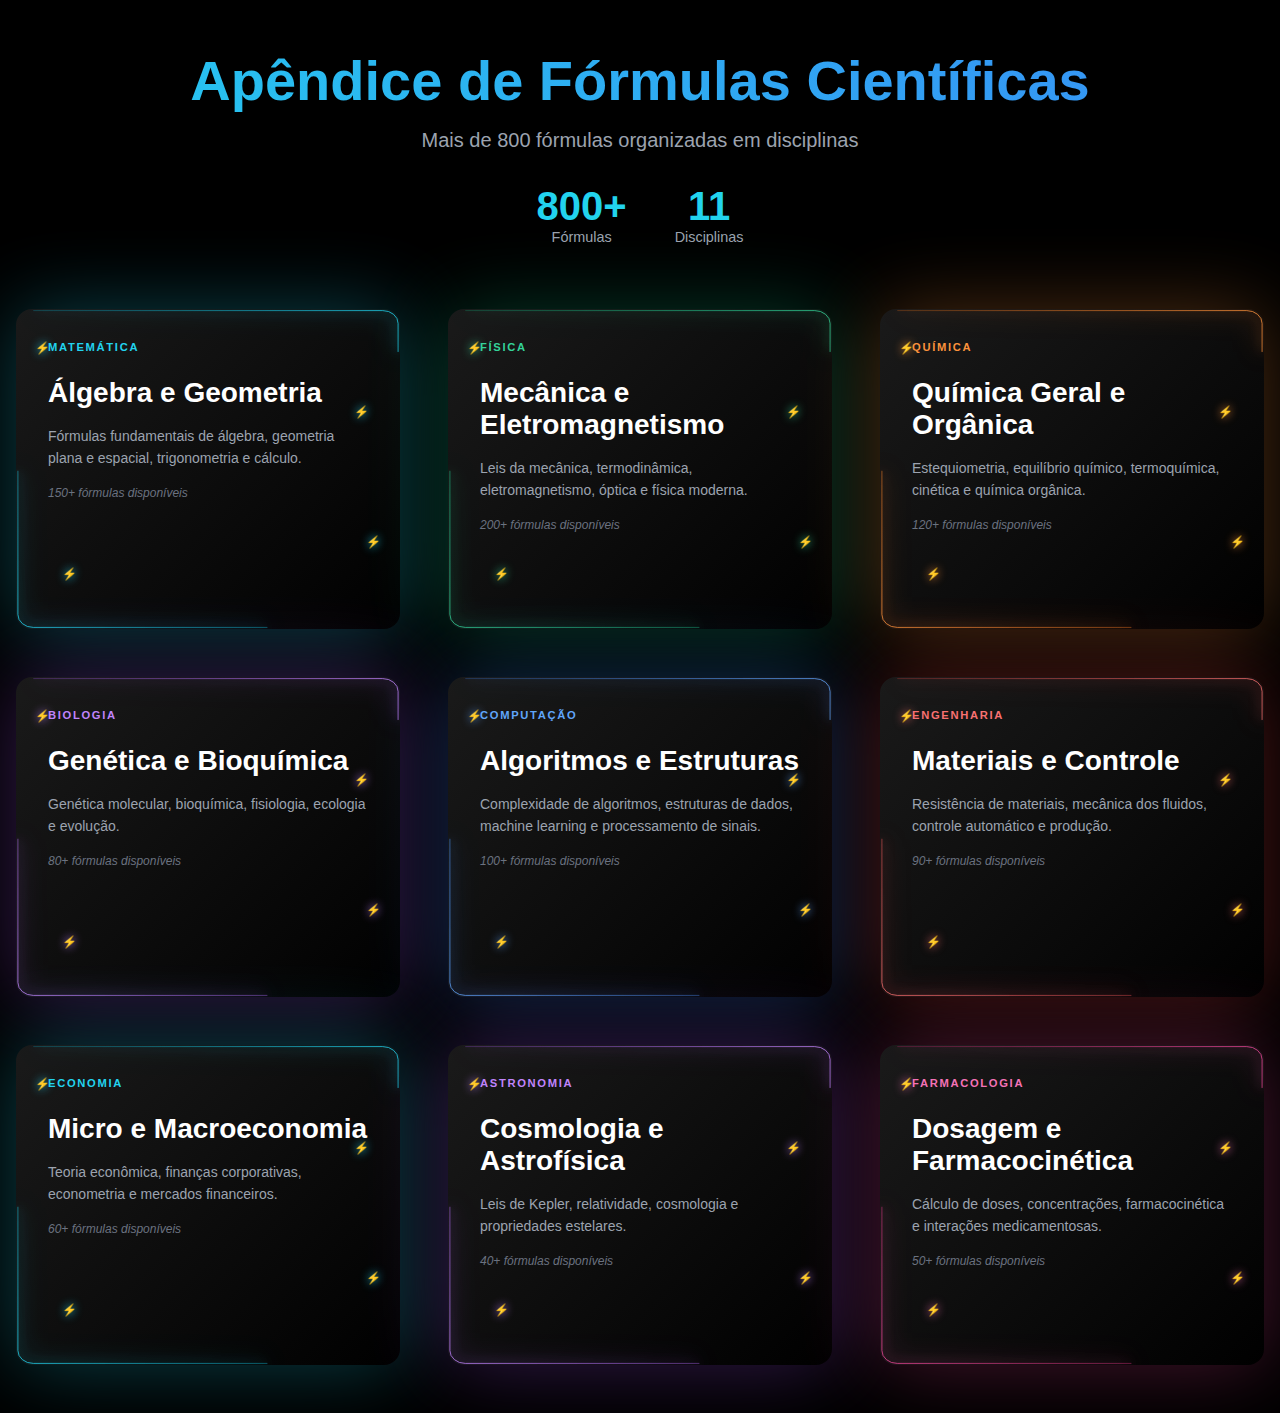
<file: index.html>
<!DOCTYPE html>
<html lang="pt-BR">
<head>
    <meta charset="UTF-8">
    <meta name="viewport" content="width=device-width, initial-scale=1.0">
    <title>Apêndice Completo de Fórmulas Científicas</title>
    
    <style>
        * {
            margin: 0;
            padding: 0;
            box-sizing: border-box;
        }

        body {
            min-height: 100vh;
            background: #000;
            padding: 3rem 1rem;
            font-family: 'Segoe UI', Tahoma, Geneva, Verdana, sans-serif;
        }

        .main-container {
            max-width: 1400px;
            margin: 0 auto;
        }

        .header {
            text-align: center;
            margin-bottom: 4rem;
        }

        .main-title {
            font-size: 3.5rem;
            font-weight: bold;
            margin-bottom: 1rem;
            background: linear-gradient(45deg, #22d3ee, #3b82f6, #8b5cf6, #f97316);
            background-size: 400% 400%;
            -webkit-background-clip: text;
            -webkit-text-fill-color: transparent;
            background-clip: text;
            animation: gradient-shift 3s ease-in-out infinite;
        }

        @keyframes gradient-shift {
            0%, 100% { background-position: 0% 50%; }
            50% { background-position: 100% 50%; }
        }

        .subtitle {
            font-size: 1.25rem;
            color: #9ca3af;
            margin-bottom: 2rem;
        }

        .stats {
            display: flex;
            justify-content: center;
            gap: 3rem;
            margin-bottom: 3rem;
            flex-wrap: wrap;
        }

        .stat-item {
            text-align: center;
        }

        .stat-number {
            font-size: 2.5rem;
            font-weight: bold;
            color: #22d3ee;
        }

        .stat-label {
            font-size: 0.9rem;
            color: #9ca3af;
        }

        .categories-grid {
            display: grid;
            grid-template-columns: repeat(auto-fit, minmax(320px, 1fr));
            gap: 3rem;
            margin-top: 3rem;
        }

        .card-wrapper {
            position: relative;
        }

        .glow {
            position: absolute;
            inset: 0;
            border-radius: 1rem;
            filter: blur(40px);
            opacity: 0.3;
        }

        .glow.cyan { background: #22d3ee; }
        .glow.orange { background: #fb923c; }
        .glow.purple { background: #a855f7; }
        .glow.green { background: #10b981; }
        .glow.red { background: #ef4444; }
        .glow.blue { background: #3b82f6; }
        .glow.pink { background: #ec4899; }

        /* Card principal seguindo padrão do eletro.html */
        .category-card {
            position: relative;
            background: linear-gradient(135deg, #1a1a1a 0%, #000 100%);
            border-radius: 1rem;
            padding: 2rem;
            overflow: hidden;
            min-height: 320px;
            text-decoration: none;
            color: inherit;
            display: block;
            transition: transform 0.3s ease, box-shadow 0.3s ease;
        }

        .category-card:hover {
            transform: translateY(-5px);
            box-shadow: 0 20px 40px rgba(0, 0, 0, 0.5);
        }

        .electric-border {
            position: absolute;
            inset: 0;
            width: 100%;
            height: 100%;
            pointer-events: none;
        }

        .electric-border rect {
            animation: electric-flow 4s linear infinite;
        }

        .cyan-border { filter: drop-shadow(0 0 6px #22d3ee) drop-shadow(0 0 12px #06b6d4); }
        .orange-border { filter: drop-shadow(0 0 6px #fb923c) drop-shadow(0 0 12px #f97316); }
        .purple-border { filter: drop-shadow(0 0 6px #c084fc) drop-shadow(0 0 12px #a855f7); }
        .green-border { filter: drop-shadow(0 0 6px #34d399) drop-shadow(0 0 12px #10b981); }
        .red-border { filter: drop-shadow(0 0 6px #f87171) drop-shadow(0 0 12px #ef4444); }
        .blue-border { filter: drop-shadow(0 0 6px #60a5fa) drop-shadow(0 0 12px #3b82f6); }
        .pink-border { filter: drop-shadow(0 0 6px #f472b6) drop-shadow(0 0 12px #ec4899); }

        /* Raios de trovão */
        .lightning-container {
            position: absolute;
            inset: 0;
            pointer-events: none;
            z-index: 5;
        }

        .lightning-bolt {
            position: absolute;
            font-size: 12px;
            animation: lightning-flash 3s ease-in-out infinite;
        }

        .lightning-bolt.cyan { color: #22d3ee; text-shadow: 0 0 10px #22d3ee; }
        .lightning-bolt.orange { color: #fb923c; text-shadow: 0 0 10px #fb923c; }
        .lightning-bolt.purple { color: #c084fc; text-shadow: 0 0 10px #c084fc; }
        .lightning-bolt.green { color: #34d399; text-shadow: 0 0 10px #34d399; }
        .lightning-bolt.red { color: #f87171; text-shadow: 0 0 10px #f87171; }
        .lightning-bolt.blue { color: #60a5fa; text-shadow: 0 0 10px #60a5fa; }
        .lightning-bolt.pink { color: #f472b6; text-shadow: 0 0 10px #f472b6; }

        .lightning-bolt:nth-child(1) { top: 10%; left: 5%; }
        .lightning-bolt:nth-child(2) { top: 30%; right: 8%; animation-delay: 0.5s; }
        .lightning-bolt:nth-child(3) { bottom: 15%; left: 12%; animation-delay: 1s; }
        .lightning-bolt:nth-child(4) { bottom: 25%; right: 5%; animation-delay: 1.5s; }

        .card-content {
            position: relative;
            z-index: 10;
        }

        .card-label {
            font-size: 0.7rem;
            letter-spacing: 0.15em;
            font-weight: 600;
            margin-bottom: 1.5rem;
        }

        .card-label.cyan { color: #22d3ee; }
        .card-label.orange { color: #fb923c; }
        .card-label.purple { color: #c084fc; }
        .card-label.green { color: #34d399; }
        .card-label.red { color: #f87171; }
        .card-label.blue { color: #60a5fa; }
        .card-label.pink { color: #f472b6; }

        .card-title {
            font-size: 1.75rem;
            font-weight: bold;
            color: white;
            margin-bottom: 1rem;
        }

        .card-description {
            color: #9ca3af;
            font-size: 0.875rem;
            line-height: 1.6;
        }

        .formula-count {
            color: #6b7280;
            font-size: 0.75rem;
            margin-top: 1rem;
            font-style: italic;
        }



        /* Animações */
        @keyframes electric-flow {
            0% { stroke-dashoffset: 800; }
            100% { stroke-dashoffset: 0; }
        }

        @keyframes lightning-flash {
            0%, 100% { 
                opacity: 0;
                transform: scale(0.5) translateY(0);
            }
            10% { 
                opacity: 1;
                transform: scale(1) translateY(-3px);
            }
            20% { 
                opacity: 0.5;
                transform: scale(0.8) translateY(-2px);
            }
            30% { 
                opacity: 0;
                transform: scale(0.5) translateY(0);
            }
        }

        @media (max-width: 768px) {
            .main-title {
                font-size: 2.5rem;
            }
            
            .categories-grid {
                grid-template-columns: 1fr;
                gap: 2rem;
            }
            
            .stats {
                gap: 1.5rem;
            }
        }
    </style>
</head>
<body>
    <div class="main-container">
        <header class="header">
            <h1 class="main-title">Apêndice de Fórmulas Científicas</h1>
            <p class="subtitle">Mais de 800 fórmulas organizadas em disciplinas</p>
            
            <div class="stats">
                <div class="stat-item">
                    <div class="stat-number">800+</div>
                    <div class="stat-label">Fórmulas</div>
                </div>
                <div class="stat-item">
                    <div class="stat-number">11</div>
                    <div class="stat-label">Disciplinas</div>
                </div>
            </div>
        </header>

        <div class="categories-grid">
            <!-- MATEMÁTICA -->
            <div class="card-wrapper">
                <div class="glow cyan"></div>
                <a href="pages/matematica-algebra.html" class="category-card">
                    <svg class="electric-border cyan-border" viewBox="0 0 100 100" preserveAspectRatio="none">
                        <defs>
                            <linearGradient id="cyan-gradient-math" x1="0%" y1="0%" x2="100%" y2="100%">
                                <stop offset="0%" stop-color="#06b6d4" stop-opacity="0.3" />
                                <stop offset="50%" stop-color="#22d3ee" stop-opacity="1" />
                                <stop offset="100%" stop-color="#06b6d4" stop-opacity="0.3" />
                            </linearGradient>
                        </defs>
                        <rect x="0.5" y="0.5" width="99" height="99" rx="4" fill="none" 
                              stroke="url(#cyan-gradient-math)" stroke-width="0.8" stroke-dasharray="400" 
                              vector-effect="non-scaling-stroke" />
                    </svg>
                    <div class="lightning-container">
                        <div class="lightning-bolt cyan">⚡</div>
                        <div class="lightning-bolt cyan">⚡</div>
                        <div class="lightning-bolt cyan">⚡</div>
                        <div class="lightning-bolt cyan">⚡</div>
                    </div>
                    <div class="card-content">
                        <div class="card-label cyan">MATEMÁTICA</div>
                        <h2 class="card-title">Álgebra e Geometria</h2>
                        <p class="card-description">Fórmulas fundamentais de álgebra, geometria plana e espacial, trigonometria e cálculo.</p>
                        <div class="formula-count">150+ fórmulas disponíveis</div>
                    </div>
                </a>
            </div>

            <!-- FÍSICA -->
            <div class="card-wrapper">
                <div class="glow green"></div>
                <a href="pages/fisica-cinematica.html" class="category-card">
                    <svg class="electric-border green-border" viewBox="0 0 100 100" preserveAspectRatio="none">
                        <defs>
                            <linearGradient id="green-gradient-physics" x1="0%" y1="0%" x2="100%" y2="100%">
                                <stop offset="0%" stop-color="#10b981" stop-opacity="0.3" />
                                <stop offset="50%" stop-color="#34d399" stop-opacity="1" />
                                <stop offset="100%" stop-color="#10b981" stop-opacity="0.3" />
                            </linearGradient>
                        </defs>
                        <rect x="0.5" y="0.5" width="99" height="99" rx="4" fill="none" 
                              stroke="url(#green-gradient-physics)" stroke-width="0.8" stroke-dasharray="400" 
                              vector-effect="non-scaling-stroke" />
                    </svg>
                    <div class="lightning-container">
                        <div class="lightning-bolt green">⚡</div>
                        <div class="lightning-bolt green">⚡</div>
                        <div class="lightning-bolt green">⚡</div>
                        <div class="lightning-bolt green">⚡</div>
                    </div>
                    <div class="card-content">
                        <div class="card-label green">FÍSICA</div>
                        <h2 class="card-title">Mecânica e Eletromagnetismo</h2>
                        <p class="card-description">Leis da mecânica, termodinâmica, eletromagnetismo, óptica e física moderna.</p>
                        <div class="formula-count">200+ fórmulas disponíveis</div>
                    </div>
                </a>
            </div>

            <!-- QUÍMICA -->
            <div class="card-wrapper">
                <div class="glow orange"></div>
                <a href="pages/quimica-geral.html" class="category-card">
                    <svg class="electric-border orange-border" viewBox="0 0 100 100" preserveAspectRatio="none">
                        <defs>
                            <linearGradient id="orange-gradient-chem" x1="0%" y1="0%" x2="100%" y2="100%">
                                <stop offset="0%" stop-color="#f97316" stop-opacity="0.3" />
                                <stop offset="50%" stop-color="#fb923c" stop-opacity="1" />
                                <stop offset="100%" stop-color="#f97316" stop-opacity="0.3" />
                            </linearGradient>
                        </defs>
                        <rect x="0.5" y="0.5" width="99" height="99" rx="4" fill="none" 
                              stroke="url(#orange-gradient-chem)" stroke-width="0.8" stroke-dasharray="400" 
                              vector-effect="non-scaling-stroke" />
                    </svg>
                    <div class="lightning-container">
                        <div class="lightning-bolt orange">⚡</div>
                        <div class="lightning-bolt orange">⚡</div>
                        <div class="lightning-bolt orange">⚡</div>
                        <div class="lightning-bolt orange">⚡</div>
                    </div>
                    <div class="card-content">
                        <div class="card-label orange">QUÍMICA</div>
                        <h2 class="card-title">Química Geral e Orgânica</h2>
                        <p class="card-description">Estequiometria, equilíbrio químico, termoquímica, cinética e química orgânica.</p>
                        <div class="formula-count">120+ fórmulas disponíveis</div>
                    </div>
                </a>
            </div>

            <!-- BIOLOGIA -->
            <div class="card-wrapper">
                <div class="glow purple"></div>
                <a href="pages/biologia-genetica.html" class="category-card">
                    <svg class="electric-border purple-border" viewBox="0 0 100 100" preserveAspectRatio="none">
                        <defs>
                            <linearGradient id="purple-gradient-bio" x1="0%" y1="0%" x2="100%" y2="100%">
                                <stop offset="0%" stop-color="#a855f7" stop-opacity="0.3" />
                                <stop offset="50%" stop-color="#c084fc" stop-opacity="1" />
                                <stop offset="100%" stop-color="#a855f7" stop-opacity="0.3" />
                            </linearGradient>
                        </defs>
                        <rect x="0.5" y="0.5" width="99" height="99" rx="4" fill="none" 
                              stroke="url(#purple-gradient-bio)" stroke-width="0.8" stroke-dasharray="400" 
                              vector-effect="non-scaling-stroke" />
                    </svg>
                    <div class="lightning-container">
                        <div class="lightning-bolt purple">⚡</div>
                        <div class="lightning-bolt purple">⚡</div>
                        <div class="lightning-bolt purple">⚡</div>
                        <div class="lightning-bolt purple">⚡</div>
                    </div>
                    <div class="card-content">
                        <div class="card-label purple">BIOLOGIA</div>
                        <h2 class="card-title">Genética e Bioquímica</h2>
                        <p class="card-description">Genética molecular, bioquímica, fisiologia, ecologia e evolução.</p>
                        <div class="formula-count">80+ fórmulas disponíveis</div>
                    </div>
                </a>
            </div>

            <!-- COMPUTAÇÃO -->
            <div class="card-wrapper">
                <div class="glow blue"></div>
                <a href="pages/computacao-algoritmos.html" class="category-card">
                    <svg class="electric-border blue-border" viewBox="0 0 100 100" preserveAspectRatio="none">
                        <defs>
                            <linearGradient id="blue-gradient-comp" x1="0%" y1="0%" x2="100%" y2="100%">
                                <stop offset="0%" stop-color="#3b82f6" stop-opacity="0.3" />
                                <stop offset="50%" stop-color="#60a5fa" stop-opacity="1" />
                                <stop offset="100%" stop-color="#3b82f6" stop-opacity="0.3" />
                            </linearGradient>
                        </defs>
                        <rect x="0.5" y="0.5" width="99" height="99" rx="4" fill="none" 
                              stroke="url(#blue-gradient-comp)" stroke-width="0.8" stroke-dasharray="400" 
                              vector-effect="non-scaling-stroke" />
                    </svg>
                    <div class="lightning-container">
                        <div class="lightning-bolt blue">⚡</div>
                        <div class="lightning-bolt blue">⚡</div>
                        <div class="lightning-bolt blue">⚡</div>
                        <div class="lightning-bolt blue">⚡</div>
                    </div>
                    <div class="card-content">
                        <div class="card-label blue">COMPUTAÇÃO</div>
                        <h2 class="card-title">Algoritmos e Estruturas</h2>
                        <p class="card-description">Complexidade de algoritmos, estruturas de dados, machine learning e processamento de sinais.</p>
                        <div class="formula-count">100+ fórmulas disponíveis</div>
                    </div>
                </a>
            </div>

            <!-- ENGENHARIA -->
            <div class="card-wrapper">
                <div class="glow red"></div>
                <a href="pages/engenharia.html" class="category-card">
                    <svg class="electric-border red-border" viewBox="0 0 100 100" preserveAspectRatio="none">
                        <defs>
                            <linearGradient id="red-gradient-eng" x1="0%" y1="0%" x2="100%" y2="100%">
                                <stop offset="0%" stop-color="#ef4444" stop-opacity="0.3" />
                                <stop offset="50%" stop-color="#f87171" stop-opacity="1" />
                                <stop offset="100%" stop-color="#ef4444" stop-opacity="0.3" />
                            </linearGradient>
                        </defs>
                        <rect x="0.5" y="0.5" width="99" height="99" rx="4" fill="none" 
                              stroke="url(#red-gradient-eng)" stroke-width="0.8" stroke-dasharray="400" 
                              vector-effect="non-scaling-stroke" />
                    </svg>
                    <div class="lightning-container">
                        <div class="lightning-bolt red">⚡</div>
                        <div class="lightning-bolt red">⚡</div>
                        <div class="lightning-bolt red">⚡</div>
                        <div class="lightning-bolt red">⚡</div>
                    </div>
                    <div class="card-content">
                        <div class="card-label red">ENGENHARIA</div>
                        <h2 class="card-title">Materiais e Controle</h2>
                        <p class="card-description">Resistência de materiais, mecânica dos fluidos, controle automático e produção.</p>
                        <div class="formula-count">90+ fórmulas disponíveis</div>
                    </div>
                </a>
            </div>

            <!-- ECONOMIA -->
            <div class="card-wrapper">
                <div class="glow cyan"></div>
                <a href="pages/economia-financas.html" class="category-card">
                    <svg class="electric-border cyan-border" viewBox="0 0 100 100" preserveAspectRatio="none">
                        <defs>
                            <linearGradient id="cyan-gradient-eco" x1="0%" y1="0%" x2="100%" y2="100%">
                                <stop offset="0%" stop-color="#06b6d4" stop-opacity="0.3" />
                                <stop offset="50%" stop-color="#22d3ee" stop-opacity="1" />
                                <stop offset="100%" stop-color="#06b6d4" stop-opacity="0.3" />
                            </linearGradient>
                        </defs>
                        <rect x="0.5" y="0.5" width="99" height="99" rx="4" fill="none" 
                              stroke="url(#cyan-gradient-eco)" stroke-width="0.8" stroke-dasharray="400" 
                              vector-effect="non-scaling-stroke" />
                    </svg>
                    <div class="lightning-container">
                        <div class="lightning-bolt cyan">⚡</div>
                        <div class="lightning-bolt cyan">⚡</div>
                        <div class="lightning-bolt cyan">⚡</div>
                        <div class="lightning-bolt cyan">⚡</div>
                    </div>
                    <div class="card-content">
                        <div class="card-label cyan">ECONOMIA</div>
                        <h2 class="card-title">Micro e Macroeconomia</h2>
                        <p class="card-description">Teoria econômica, finanças corporativas, econometria e mercados financeiros.</p>
                        <div class="formula-count">60+ fórmulas disponíveis</div>
                    </div>
                </a>
            </div>

            <!-- ASTRONOMIA -->
            <div class="card-wrapper">
                <div class="glow purple"></div>
                <a href="pages/astronomia.html" class="category-card">
                    <svg class="electric-border purple-border" viewBox="0 0 100 100" preserveAspectRatio="none">
                        <defs>
                            <linearGradient id="purple-gradient-astro" x1="0%" y1="0%" x2="100%" y2="100%">
                                <stop offset="0%" stop-color="#a855f7" stop-opacity="0.3" />
                                <stop offset="50%" stop-color="#c084fc" stop-opacity="1" />
                                <stop offset="100%" stop-color="#a855f7" stop-opacity="0.3" />
                            </linearGradient>
                        </defs>
                        <rect x="0.5" y="0.5" width="99" height="99" rx="4" fill="none" 
                              stroke="url(#purple-gradient-astro)" stroke-width="0.8" stroke-dasharray="400" 
                              vector-effect="non-scaling-stroke" />
                    </svg>
                    <div class="lightning-container">
                        <div class="lightning-bolt purple">⚡</div>
                        <div class="lightning-bolt purple">⚡</div>
                        <div class="lightning-bolt purple">⚡</div>
                        <div class="lightning-bolt purple">⚡</div>
                    </div>
                    <div class="card-content">
                        <div class="card-label purple">ASTRONOMIA</div>
                        <h2 class="card-title">Cosmologia e Astrofísica</h2>
                        <p class="card-description">Leis de Kepler, relatividade, cosmologia e propriedades estelares.</p>
                        <div class="formula-count">40+ fórmulas disponíveis</div>
                    </div>
                </a>
            </div>

            <!-- FARMACOLOGIA -->
            <div class="card-wrapper">
                <div class="glow pink"></div>
                <a href="pages/farmacologia.html" class="category-card">
                    <svg class="electric-border pink-border" viewBox="0 0 100 100" preserveAspectRatio="none">
                        <defs>
                            <linearGradient id="pink-gradient-pharma" x1="0%" y1="0%" x2="100%" y2="100%">
                                <stop offset="0%" stop-color="#db2777" stop-opacity="0.3" />
                                <stop offset="50%" stop-color="#ec4899" stop-opacity="1" />
                                <stop offset="100%" stop-color="#db2777" stop-opacity="0.3" />
                            </linearGradient>
                        </defs>
                        <rect x="0.5" y="0.5" width="99" height="99" rx="4" fill="none" 
                              stroke="url(#pink-gradient-pharma)" stroke-width="0.8" stroke-dasharray="400" 
                              vector-effect="non-scaling-stroke" />
                    </svg>
                    <div class="lightning-container">
                        <div class="lightning-bolt pink">⚡</div>
                        <div class="lightning-bolt pink">⚡</div>
                        <div class="lightning-bolt pink">⚡</div>
                        <div class="lightning-bolt pink">⚡</div>
                    </div>
                    <div class="card-content">
                        <div class="card-label pink">FARMACOLOGIA</div>
                        <h2 class="card-title">Dosagem e Farmacocinética</h2>
                        <p class="card-description">Cálculo de doses, concentrações, farmacocinética e interações medicamentosas.</p>
                        <div class="formula-count">50+ fórmulas disponíveis</div>
                    </div>
                </a>
            </div>
        </div>
    </div>


</body>
</html>
</file>
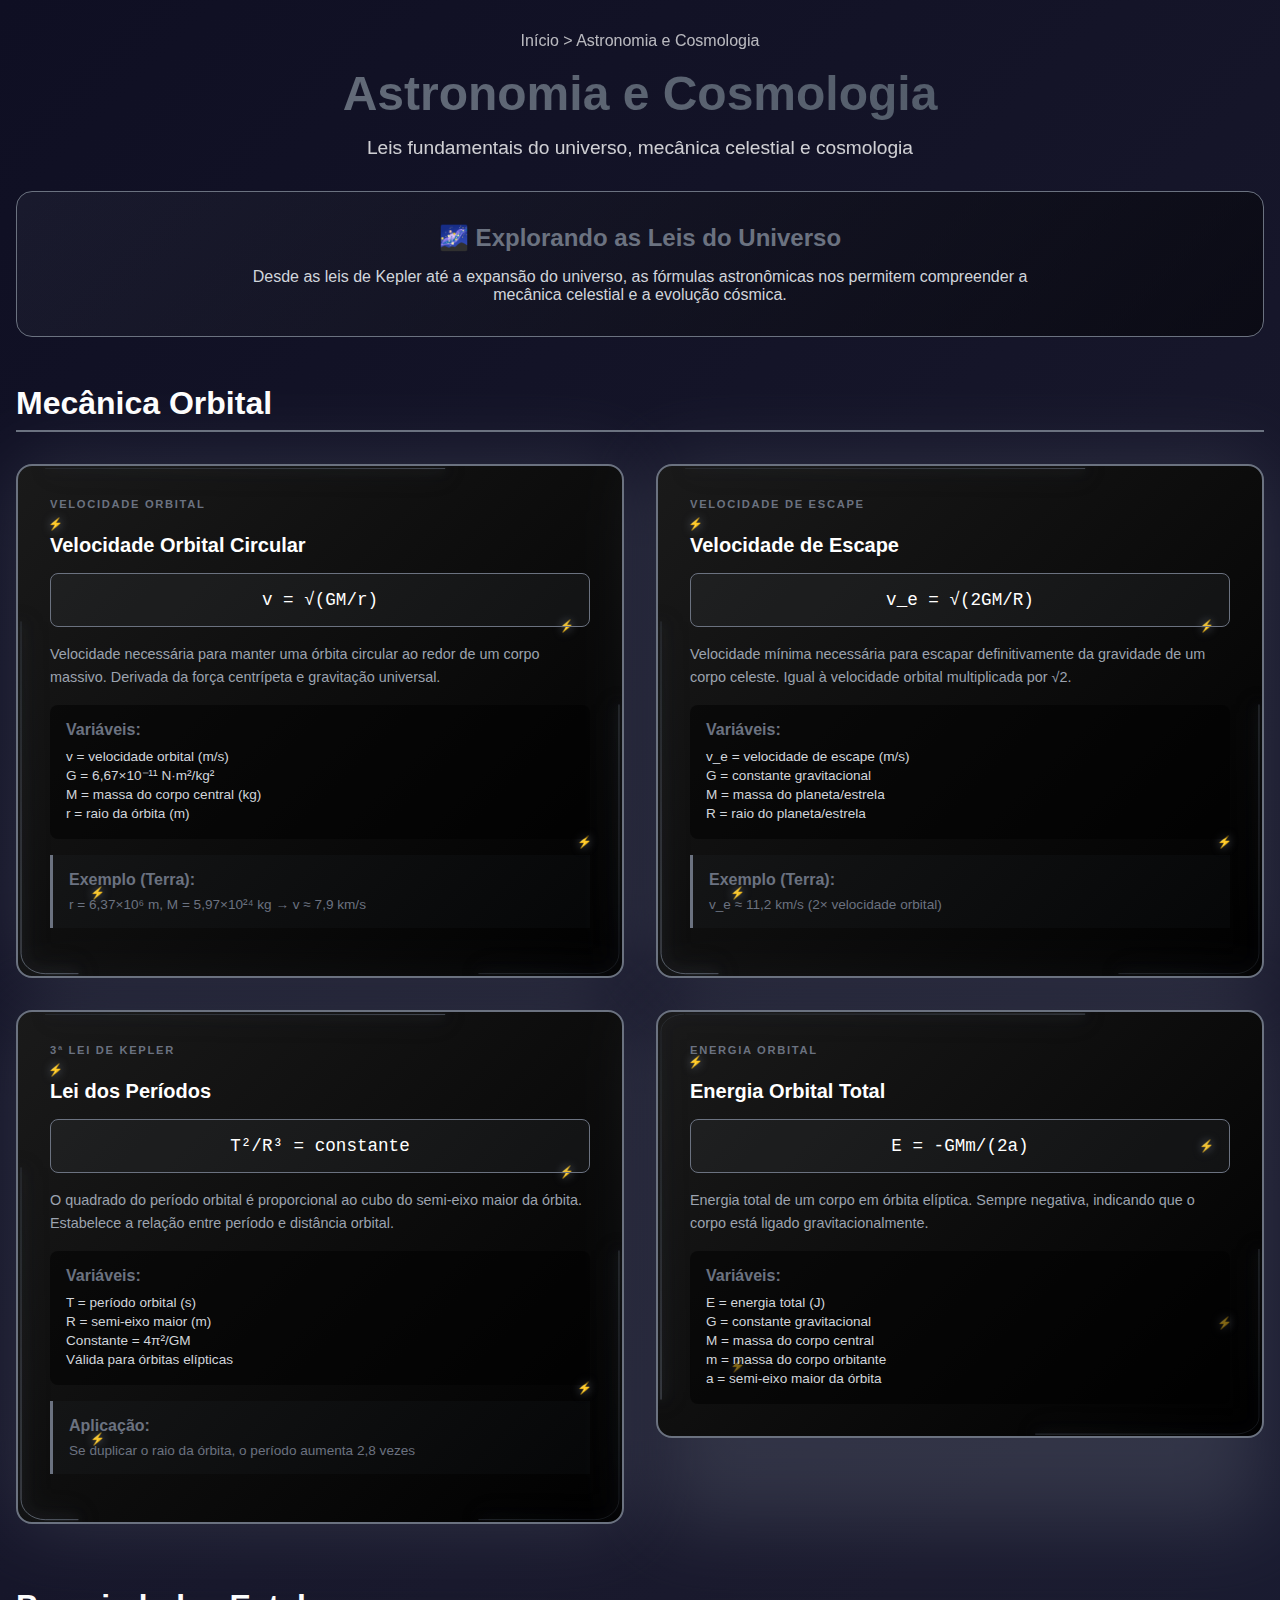
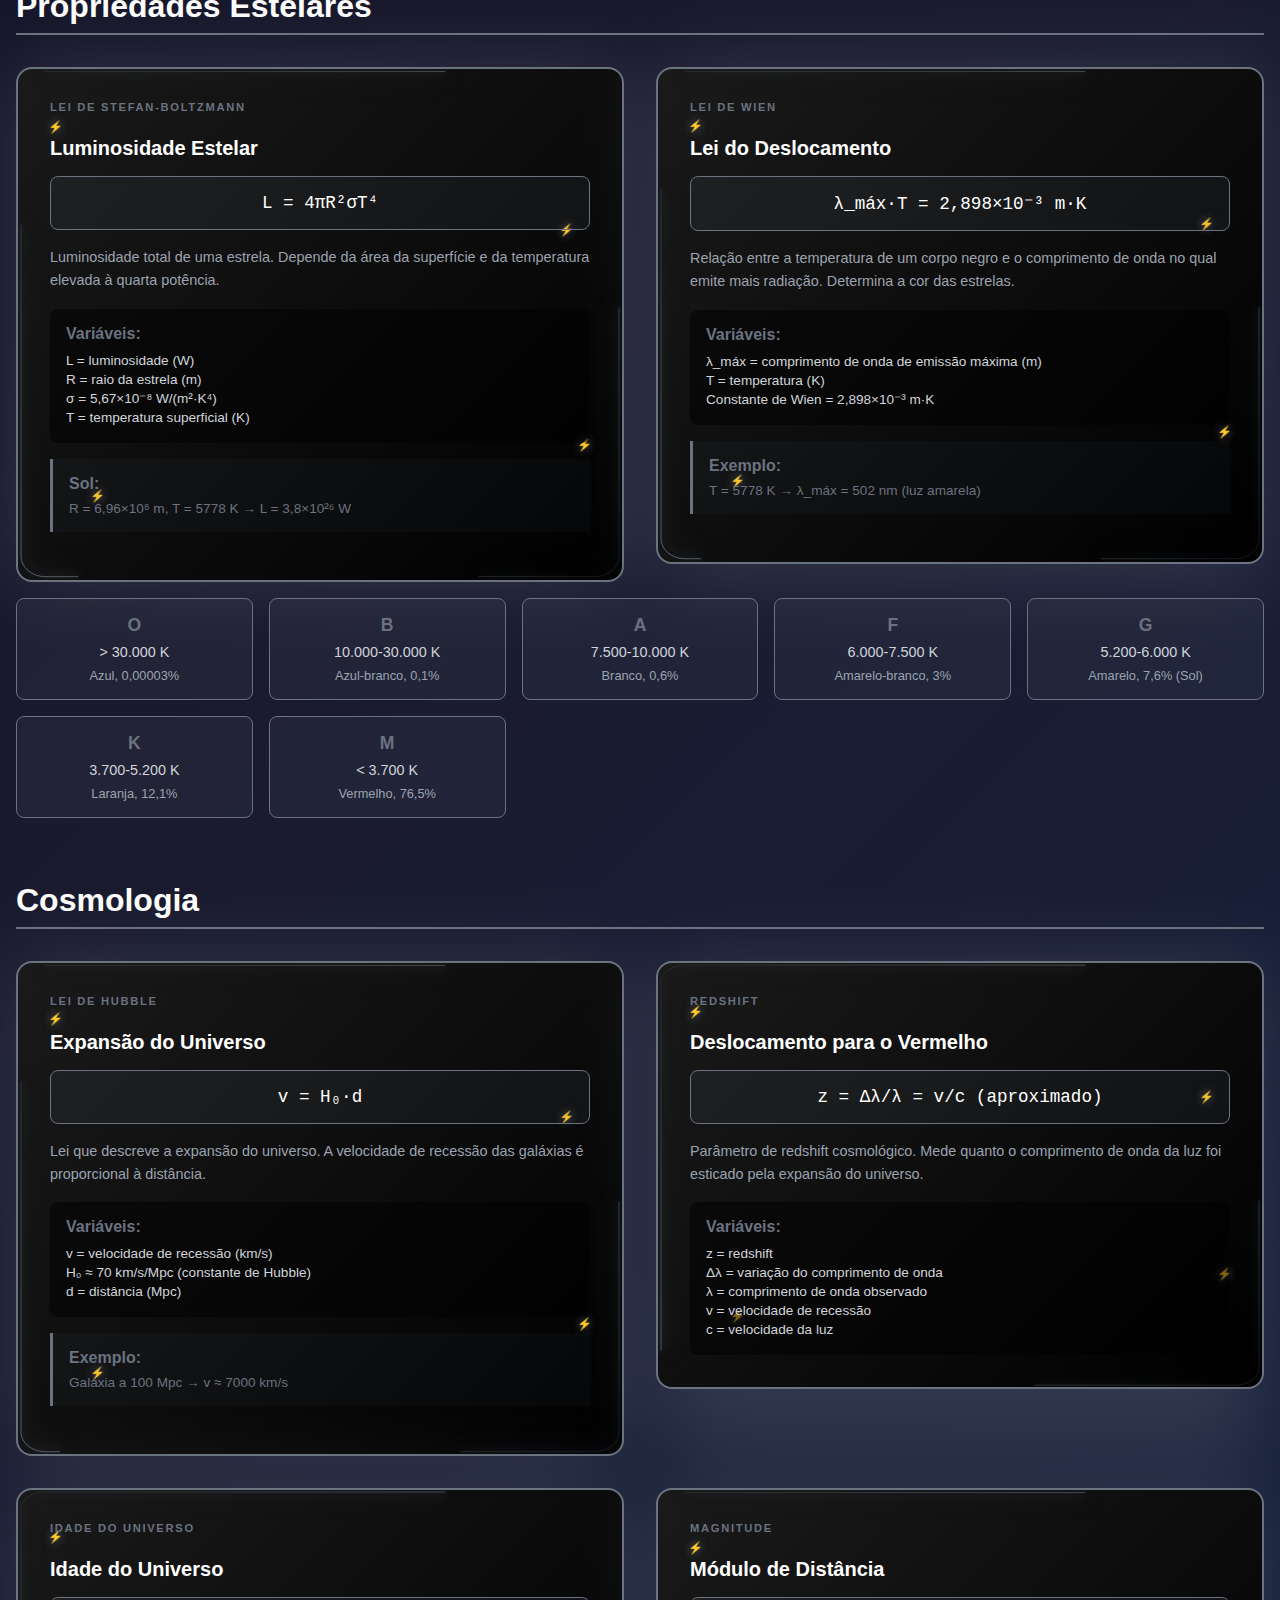
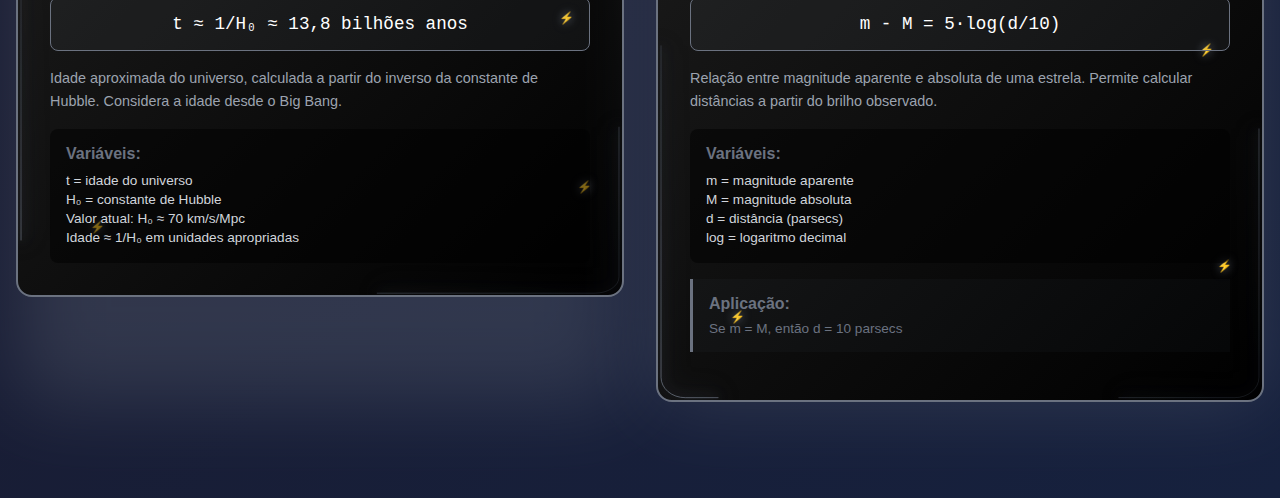
<file: pages/astronomia.html>
<!DOCTYPE html>
<html lang="pt-BR">
<head>
    <meta charset="UTF-8">
    <meta name="viewport" content="width=device-width, initial-scale=1.0">
    <title>Astronomia e Cosmologia - Fórmulas do Universo</title>
    <link rel="stylesheet" href="../assets/styles.css">
    <style>
        body {
            background: linear-gradient(135deg, #0f0f23 0%, #1a1a2e 50%, #16213e 100%);
            padding: 2rem 1rem;
            font-family: 'Segoe UI', Tahoma, Geneva, Verdana, sans-serif;
        }

        .others {
            --primary-color: #6b7280;
            --secondary-color: #4b5563;
            --primary-rgb: 107, 114, 128;
        }

        .astronomy-highlight {
            background: linear-gradient(135deg, rgba(107, 114, 128, 0.1), rgba(0, 0, 0, 0.5));
            border: 1px solid #6b7280;
            border-radius: 1rem;
            padding: 2rem;
            margin: 2rem 0;
            text-align: center;
        }

        .stellar-classification {
            display: grid;
            grid-template-columns: repeat(auto-fit, minmax(200px, 1fr));
            gap: 1rem;
            margin: 1rem 0;
        }

        .stellar-type {
            background: rgba(107, 114, 128, 0.1);
            border: 1px solid #6b7280;
            border-radius: 0.5rem;
            padding: 1rem;
            text-align: center;
        }

        .stellar-name {
            color: #6b7280;
            font-weight: bold;
            font-size: 1.1rem;
        }

        .stellar-temp {
            color: #d1d5db;
            font-size: 0.9rem;
            margin: 0.5rem 0;
        }

        .stellar-example {
            color: #9ca3af;
            font-size: 0.8rem;
        }
    </style>
</head>
<body class="others">
    <div class="container">
        <header class="header">
            <nav class="breadcrumb">
                <a href="../index.html">Início</a> > Astronomia e Cosmologia
            </nav>
            <h1 class="main-title">Astronomia e Cosmologia</h1>
            <p class="subtitle">Leis fundamentais do universo, mecânica celestial e cosmologia</p>

            <div class="astronomy-highlight">
                <h2 style="color: #6b7280; margin-bottom: 1rem;">🌌 Explorando as Leis do Universo</h2>
                <p style="color: #d1d5db; max-width: 800px; margin: 0 auto;">
                    Desde as leis de Kepler até a expansão do universo, as fórmulas astronômicas nos permitem 
                    compreender a mecânica celestial e a evolução cósmica.
                </p>
            </div>
        </header>

        <!-- Mecânica Orbital -->
        <section class="section">
            <h2 class="section-title">Mecânica Orbital</h2>
            <div class="grid">
                <div class="card-wrapper">
                    <div class="glow"></div>
                    <div class="card">
                        <svg class="electric-border colored-border" viewBox="0 0 100 100" preserveAspectRatio="none">
                            <defs>
                                <linearGradient id="gray-gradient-1" x1="0%" y1="0%" x2="100%" y2="100%">
                                    <stop offset="0%" stop-color="#4b5563" stop-opacity="0.3" />
                                    <stop offset="50%" stop-color="#6b7280" stop-opacity="1" />
                                    <stop offset="100%" stop-color="#4b5563" stop-opacity="0.3" />
                                </linearGradient>
                            </defs>
                            <rect x="0.5" y="0.5" width="99" height="99" rx="4" fill="none" 
                                  stroke="url(#gray-gradient-1)" stroke-width="0.8" stroke-dasharray="400" 
                                  vector-effect="non-scaling-stroke" />
                        </svg>
                        <div class="lightning-container">
                            <div class="lightning-bolt">⚡</div>
                            <div class="lightning-bolt">⚡</div>
                            <div class="lightning-bolt">⚡</div>
                            <div class="lightning-bolt">⚡</div>
                        </div>
                        <div class="card-content">
                            <div class="card-label">VELOCIDADE ORBITAL</div>
                            <h3 class="formula-title">Velocidade Orbital Circular</h3>
                            <div class="formula">v = √(GM/r)</div>
                            <p class="description">Velocidade necessária para manter uma órbita circular ao redor de um corpo massivo. Derivada da força centrípeta e gravitação universal.</p>
                            <div class="variables">
                                <div class="variables-title">Variáveis:</div>
                                <div class="variables-list">
                                    v = velocidade orbital (m/s)<br>
                                    G = 6,67×10⁻¹¹ N·m²/kg²<br>
                                    M = massa do corpo central (kg)<br>
                                    r = raio da órbita (m)
                                </div>
                            </div>
                            <div class="example">
                                <div class="example-title">Exemplo (Terra):</div>
                                <div class="example-content">r = 6,37×10⁶ m, M = 5,97×10²⁴ kg → v ≈ 7,9 km/s</div>
                            </div>
                        </div>
                    </div>
                </div>

                <div class="card-wrapper">
                    <div class="glow"></div>
                    <div class="card">
                        <svg class="electric-border colored-border" viewBox="0 0 100 100" preserveAspectRatio="none">
                            <defs>
                                <linearGradient id="gray-gradient-2" x1="0%" y1="0%" x2="100%" y2="100%">
                                    <stop offset="0%" stop-color="#4b5563" stop-opacity="0.3" />
                                    <stop offset="50%" stop-color="#6b7280" stop-opacity="1" />
                                    <stop offset="100%" stop-color="#4b5563" stop-opacity="0.3" />
                                </linearGradient>
                            </defs>
                            <rect x="0.5" y="0.5" width="99" height="99" rx="4" fill="none" 
                                  stroke="url(#gray-gradient-2)" stroke-width="0.8" stroke-dasharray="400" 
                                  vector-effect="non-scaling-stroke" />
                        </svg>
                        <div class="lightning-container">
                            <div class="lightning-bolt">⚡</div>
                            <div class="lightning-bolt">⚡</div>
                            <div class="lightning-bolt">⚡</div>
                            <div class="lightning-bolt">⚡</div>
                        </div>
                        <div class="card-content">
                            <div class="card-label">VELOCIDADE DE ESCAPE</div>
                            <h3 class="formula-title">Velocidade de Escape</h3>
                            <div class="formula">v_e = √(2GM/R)</div>
                            <p class="description">Velocidade mínima necessária para escapar definitivamente da gravidade de um corpo celeste. Igual à velocidade orbital multiplicada por √2.</p>
                            <div class="variables">
                                <div class="variables-title">Variáveis:</div>
                                <div class="variables-list">
                                    v_e = velocidade de escape (m/s)<br>
                                    G = constante gravitacional<br>
                                    M = massa do planeta/estrela<br>
                                    R = raio do planeta/estrela
                                </div>
                            </div>
                            <div class="example">
                                <div class="example-title">Exemplo (Terra):</div>
                                <div class="example-content">v_e ≈ 11,2 km/s (2× velocidade orbital)</div>
                            </div>
                        </div>
                    </div>
                </div>

                <div class="card-wrapper">
                    <div class="glow"></div>
                    <div class="card">
                        <svg class="electric-border colored-border" viewBox="0 0 100 100" preserveAspectRatio="none">
                            <defs>
                                <linearGradient id="gray-gradient-3" x1="0%" y1="0%" x2="100%" y2="100%">
                                    <stop offset="0%" stop-color="#4b5563" stop-opacity="0.3" />
                                    <stop offset="50%" stop-color="#6b7280" stop-opacity="1" />
                                    <stop offset="100%" stop-color="#4b5563" stop-opacity="0.3" />
                                </linearGradient>
                            </defs>
                            <rect x="0.5" y="0.5" width="99" height="99" rx="4" fill="none" 
                                  stroke="url(#gray-gradient-3)" stroke-width="0.8" stroke-dasharray="400" 
                                  vector-effect="non-scaling-stroke" />
                        </svg>
                        <div class="lightning-container">
                            <div class="lightning-bolt">⚡</div>
                            <div class="lightning-bolt">⚡</div>
                            <div class="lightning-bolt">⚡</div>
                            <div class="lightning-bolt">⚡</div>
                        </div>
                        <div class="card-content">
                            <div class="card-label">3ª LEI DE KEPLER</div>
                            <h3 class="formula-title">Lei dos Períodos</h3>
                            <div class="formula">T²/R³ = constante</div>
                            <p class="description">O quadrado do período orbital é proporcional ao cubo do semi-eixo maior da órbita. Estabelece a relação entre período e distância orbital.</p>
                            <div class="variables">
                                <div class="variables-title">Variáveis:</div>
                                <div class="variables-list">
                                    T = período orbital (s)<br>
                                    R = semi-eixo maior (m)<br>
                                    Constante = 4π²/GM<br>
                                    Válida para órbitas elípticas
                                </div>
                            </div>
                            <div class="example">
                                <div class="example-title">Aplicação:</div>
                                <div class="example-content">Se duplicar o raio da órbita, o período aumenta 2,8 vezes</div>
                            </div>
                        </div>
                    </div>
                </div>

                <div class="card-wrapper">
                    <div class="glow"></div>
                    <div class="card">
                        <svg class="electric-border colored-border" viewBox="0 0 100 100" preserveAspectRatio="none">
                            <defs>
                                <linearGradient id="gray-gradient-4" x1="0%" y1="0%" x2="100%" y2="100%">
                                    <stop offset="0%" stop-color="#4b5563" stop-opacity="0.3" />
                                    <stop offset="50%" stop-color="#6b7280" stop-opacity="1" />
                                    <stop offset="100%" stop-color="#4b5563" stop-opacity="0.3" />
                                </linearGradient>
                            </defs>
                            <rect x="0.5" y="0.5" width="99" height="99" rx="4" fill="none" 
                                  stroke="url(#gray-gradient-4)" stroke-width="0.8" stroke-dasharray="400" 
                                  vector-effect="non-scaling-stroke" />
                        </svg>
                        <div class="lightning-container">
                            <div class="lightning-bolt">⚡</div>
                            <div class="lightning-bolt">⚡</div>
                            <div class="lightning-bolt">⚡</div>
                            <div class="lightning-bolt">⚡</div>
                        </div>
                        <div class="card-content">
                            <div class="card-label">ENERGIA ORBITAL</div>
                            <h3 class="formula-title">Energia Orbital Total</h3>
                            <div class="formula">E = -GMm/(2a)</div>
                            <p class="description">Energia total de um corpo em órbita elíptica. Sempre negativa, indicando que o corpo está ligado gravitacionalmente.</p>
                            <div class="variables">
                                <div class="variables-title">Variáveis:</div>
                                <div class="variables-list">
                                    E = energia total (J)<br>
                                    G = constante gravitacional<br>
                                    M = massa do corpo central<br>
                                    m = massa do corpo orbitante<br>
                                    a = semi-eixo maior da órbita
                                </div>
                            </div>
                        </div>
                    </div>
                </div>
            </div>
        </section>

        <!-- Propriedades Estelares -->
        <section class="section">
            <h2 class="section-title">Propriedades Estelares</h2>
            <div class="grid">
                <div class="card-wrapper">
                    <div class="glow"></div>
                    <div class="card">
                        <svg class="electric-border colored-border" viewBox="0 0 100 100" preserveAspectRatio="none">
                            <defs>
                                <linearGradient id="gray-gradient-5" x1="0%" y1="0%" x2="100%" y2="100%">
                                    <stop offset="0%" stop-color="#4b5563" stop-opacity="0.3" />
                                    <stop offset="50%" stop-color="#6b7280" stop-opacity="1" />
                                    <stop offset="100%" stop-color="#4b5563" stop-opacity="0.3" />
                                </linearGradient>
                            </defs>
                            <rect x="0.5" y="0.5" width="99" height="99" rx="4" fill="none" 
                                  stroke="url(#gray-gradient-5)" stroke-width="0.8" stroke-dasharray="400" 
                                  vector-effect="non-scaling-stroke" />
                        </svg>
                        <div class="lightning-container">
                            <div class="lightning-bolt">⚡</div>
                            <div class="lightning-bolt">⚡</div>
                            <div class="lightning-bolt">⚡</div>
                            <div class="lightning-bolt">⚡</div>
                        </div>
                        <div class="card-content">
                            <div class="card-label">LEI DE STEFAN-BOLTZMANN</div>
                            <h3 class="formula-title">Luminosidade Estelar</h3>
                            <div class="formula">L = 4πR²σT⁴</div>
                            <p class="description">Luminosidade total de uma estrela. Depende da área da superfície e da temperatura elevada à quarta potência.</p>
                            <div class="variables">
                                <div class="variables-title">Variáveis:</div>
                                <div class="variables-list">
                                    L = luminosidade (W)<br>
                                    R = raio da estrela (m)<br>
                                    σ = 5,67×10⁻⁸ W/(m²·K⁴)<br>
                                    T = temperatura superficial (K)
                                </div>
                            </div>
                            <div class="example">
                                <div class="example-title">Sol:</div>
                                <div class="example-content">R = 6,96×10⁸ m, T = 5778 K → L = 3,8×10²⁶ W</div>
                            </div>
                        </div>
                    </div>
                </div>

                <div class="card-wrapper">
                    <div class="glow"></div>
                    <div class="card">
                        <svg class="electric-border colored-border" viewBox="0 0 100 100" preserveAspectRatio="none">
                            <defs>
                                <linearGradient id="gray-gradient-6" x1="0%" y1="0%" x2="100%" y2="100%">
                                    <stop offset="0%" stop-color="#4b5563" stop-opacity="0.3" />
                                    <stop offset="50%" stop-color="#6b7280" stop-opacity="1" />
                                    <stop offset="100%" stop-color="#4b5563" stop-opacity="0.3" />
                                </linearGradient>
                            </defs>
                            <rect x="0.5" y="0.5" width="99" height="99" rx="4" fill="none" 
                                  stroke="url(#gray-gradient-6)" stroke-width="0.8" stroke-dasharray="400" 
                                  vector-effect="non-scaling-stroke" />
                        </svg>
                        <div class="lightning-container">
                            <div class="lightning-bolt">⚡</div>
                            <div class="lightning-bolt">⚡</div>
                            <div class="lightning-bolt">⚡</div>
                            <div class="lightning-bolt">⚡</div>
                        </div>
                        <div class="card-content">
                            <div class="card-label">LEI DE WIEN</div>
                            <h3 class="formula-title">Lei do Deslocamento</h3>
                            <div class="formula">λ_máx·T = 2,898×10⁻³ m·K</div>
                            <p class="description">Relação entre a temperatura de um corpo negro e o comprimento de onda no qual emite mais radiação. Determina a cor das estrelas.</p>
                            <div class="variables">
                                <div class="variables-title">Variáveis:</div>
                                <div class="variables-list">
                                    λ_máx = comprimento de onda de emissão máxima (m)<br>
                                    T = temperatura (K)<br>
                                    Constante de Wien = 2,898×10⁻³ m·K
                                </div>
                            </div>
                            <div class="example">
                                <div class="example-title">Exemplo:</div>
                                <div class="example-content">T = 5778 K → λ_máx = 502 nm (luz amarela)</div>
                            </div>
                        </div>
                    </div>
                </div>
            </div>

            <div class="stellar-classification">
                <div class="stellar-type">
                    <div class="stellar-name">O</div>
                    <div class="stellar-temp">> 30.000 K</div>
                    <div class="stellar-example">Azul, 0,00003%</div>
                </div>
                <div class="stellar-type">
                    <div class="stellar-name">B</div>
                    <div class="stellar-temp">10.000-30.000 K</div>
                    <div class="stellar-example">Azul-branco, 0,1%</div>
                </div>
                <div class="stellar-type">
                    <div class="stellar-name">A</div>
                    <div class="stellar-temp">7.500-10.000 K</div>
                    <div class="stellar-example">Branco, 0,6%</div>
                </div>
                <div class="stellar-type">
                    <div class="stellar-name">F</div>
                    <div class="stellar-temp">6.000-7.500 K</div>
                    <div class="stellar-example">Amarelo-branco, 3%</div>
                </div>
                <div class="stellar-type">
                    <div class="stellar-name">G</div>
                    <div class="stellar-temp">5.200-6.000 K</div>
                    <div class="stellar-example">Amarelo, 7,6% (Sol)</div>
                </div>
                <div class="stellar-type">
                    <div class="stellar-name">K</div>
                    <div class="stellar-temp">3.700-5.200 K</div>
                    <div class="stellar-example">Laranja, 12,1%</div>
                </div>
                <div class="stellar-type">
                    <div class="stellar-name">M</div>
                    <div class="stellar-temp">< 3.700 K</div>
                    <div class="stellar-example">Vermelho, 76,5%</div>
                </div>
            </div>
        </section>

        <!-- Cosmologia -->
        <section class="section">
            <h2 class="section-title">Cosmologia</h2>
            <div class="grid">
                <div class="card-wrapper">
                    <div class="glow"></div>
                    <div class="card">
                        <svg class="electric-border colored-border" viewBox="0 0 100 100" preserveAspectRatio="none">
                            <defs>
                                <linearGradient id="gray-gradient-7" x1="0%" y1="0%" x2="100%" y2="100%">
                                    <stop offset="0%" stop-color="#4b5563" stop-opacity="0.3" />
                                    <stop offset="50%" stop-color="#6b7280" stop-opacity="1" />
                                    <stop offset="100%" stop-color="#4b5563" stop-opacity="0.3" />
                                </linearGradient>
                            </defs>
                            <rect x="0.5" y="0.5" width="99" height="99" rx="4" fill="none" 
                                  stroke="url(#gray-gradient-7)" stroke-width="0.8" stroke-dasharray="400" 
                                  vector-effect="non-scaling-stroke" />
                        </svg>
                        <div class="lightning-container">
                            <div class="lightning-bolt">⚡</div>
                            <div class="lightning-bolt">⚡</div>
                            <div class="lightning-bolt">⚡</div>
                            <div class="lightning-bolt">⚡</div>
                        </div>
                        <div class="card-content">
                            <div class="card-label">LEI DE HUBBLE</div>
                            <h3 class="formula-title">Expansão do Universo</h3>
                            <div class="formula">v = H₀·d</div>
                            <p class="description">Lei que descreve a expansão do universo. A velocidade de recessão das galáxias é proporcional à distância.</p>
                            <div class="variables">
                                <div class="variables-title">Variáveis:</div>
                                <div class="variables-list">
                                    v = velocidade de recessão (km/s)<br>
                                    H₀ ≈ 70 km/s/Mpc (constante de Hubble)<br>
                                    d = distância (Mpc)
                                </div>
                            </div>
                            <div class="example">
                                <div class="example-title">Exemplo:</div>
                                <div class="example-content">Galáxia a 100 Mpc → v ≈ 7000 km/s</div>
                            </div>
                        </div>
                    </div>
                </div>

                <div class="card-wrapper">
                    <div class="glow"></div>
                    <div class="card">
                        <svg class="electric-border colored-border" viewBox="0 0 100 100" preserveAspectRatio="none">
                            <defs>
                                <linearGradient id="gray-gradient-8" x1="0%" y1="0%" x2="100%" y2="100%">
                                    <stop offset="0%" stop-color="#4b5563" stop-opacity="0.3" />
                                    <stop offset="50%" stop-color="#6b7280" stop-opacity="1" />
                                    <stop offset="100%" stop-color="#4b5563" stop-opacity="0.3" />
                                </linearGradient>
                            </defs>
                            <rect x="0.5" y="0.5" width="99" height="99" rx="4" fill="none" 
                                  stroke="url(#gray-gradient-8)" stroke-width="0.8" stroke-dasharray="400" 
                                  vector-effect="non-scaling-stroke" />
                        </svg>
                        <div class="lightning-container">
                            <div class="lightning-bolt">⚡</div>
                            <div class="lightning-bolt">⚡</div>
                            <div class="lightning-bolt">⚡</div>
                            <div class="lightning-bolt">⚡</div>
                        </div>
                        <div class="card-content">
                            <div class="card-label">REDSHIFT</div>
                            <h3 class="formula-title">Deslocamento para o Vermelho</h3>
                            <div class="formula">z = Δλ/λ = v/c (aproximado)</div>
                            <p class="description">Parâmetro de redshift cosmológico. Mede quanto o comprimento de onda da luz foi esticado pela expansão do universo.</p>
                            <div class="variables">
                                <div class="variables-title">Variáveis:</div>
                                <div class="variables-list">
                                    z = redshift<br>
                                    Δλ = variação do comprimento de onda<br>
                                    λ = comprimento de onda observado<br>
                                    v = velocidade de recessão<br>
                                    c = velocidade da luz
                                </div>
                            </div>
                        </div>
                    </div>
                </div>

                <div class="card-wrapper">
                    <div class="glow"></div>
                    <div class="card">
                        <svg class="electric-border colored-border" viewBox="0 0 100 100" preserveAspectRatio="none">
                            <defs>
                                <linearGradient id="gray-gradient-9" x1="0%" y1="0%" x2="100%" y2="100%">
                                    <stop offset="0%" stop-color="#4b5563" stop-opacity="0.3" />
                                    <stop offset="50%" stop-color="#6b7280" stop-opacity="1" />
                                    <stop offset="100%" stop-color="#4b5563" stop-opacity="0.3" />
                                </linearGradient>
                            </defs>
                            <rect x="0.5" y="0.5" width="99" height="99" rx="4" fill="none" 
                                  stroke="url(#gray-gradient-9)" stroke-width="0.8" stroke-dasharray="400" 
                                  vector-effect="non-scaling-stroke" />
                        </svg>
                        <div class="lightning-container">
                            <div class="lightning-bolt">⚡</div>
                            <div class="lightning-bolt">⚡</div>
                            <div class="lightning-bolt">⚡</div>
                            <div class="lightning-bolt">⚡</div>
                        </div>
                        <div class="card-content">
                            <div class="card-label">IDADE DO UNIVERSO</div>
                            <h3 class="formula-title">Idade do Universo</h3>
                            <div class="formula">t ≈ 1/H₀ ≈ 13,8 bilhões anos</div>
                            <p class="description">Idade aproximada do universo, calculada a partir do inverso da constante de Hubble. Considera a idade desde o Big Bang.</p>
                            <div class="variables">
                                <div class="variables-title">Variáveis:</div>
                                <div class="variables-list">
                                    t = idade do universo<br>
                                    H₀ = constante de Hubble<br>
                                    Valor atual: H₀ ≈ 70 km/s/Mpc<br>
                                    Idade ≈ 1/H₀ em unidades apropriadas
                                </div>
                            </div>
                        </div>
                    </div>
                </div>

                <div class="card-wrapper">
                    <div class="glow"></div>
                    <div class="card">
                        <svg class="electric-border colored-border" viewBox="0 0 100 100" preserveAspectRatio="none">
                            <defs>
                                <linearGradient id="gray-gradient-10" x1="0%" y1="0%" x2="100%" y2="100%">
                                    <stop offset="0%" stop-color="#4b5563" stop-opacity="0.3" />
                                    <stop offset="50%" stop-color="#6b7280" stop-opacity="1" />
                                    <stop offset="100%" stop-color="#4b5563" stop-opacity="0.3" />
                                </linearGradient>
                            </defs>
                            <rect x="0.5" y="0.5" width="99" height="99" rx="4" fill="none" 
                                  stroke="url(#gray-gradient-10)" stroke-width="0.8" stroke-dasharray="400" 
                                  vector-effect="non-scaling-stroke" />
                        </svg>
                        <div class="lightning-container">
                            <div class="lightning-bolt">⚡</div>
                            <div class="lightning-bolt">⚡</div>
                            <div class="lightning-bolt">⚡</div>
                            <div class="lightning-bolt">⚡</div>
                        </div>
                        <div class="card-content">
                            <div class="card-label">MAGNITUDE</div>
                            <h3 class="formula-title">Módulo de Distância</h3>
                            <div class="formula">m - M = 5·log(d/10)</div>
                            <p class="description">Relação entre magnitude aparente e absoluta de uma estrela. Permite calcular distâncias a partir do brilho observado.</p>
                            <div class="variables">
                                <div class="variables-title">Variáveis:</div>
                                <div class="variables-list">
                                    m = magnitude aparente<br>
                                    M = magnitude absoluta<br>
                                    d = distância (parsecs)<br>
                                    log = logaritmo decimal
                                </div>
                            </div>
                            <div class="example">
                                <div class="example-title">Aplicação:</div>
                                <div class="example-content">Se m = M, então d = 10 parsecs</div>
                            </div>
                        </div>
                    </div>
                </div>
            </div>
        </section>
    </div>
</body>
</html>
</file>
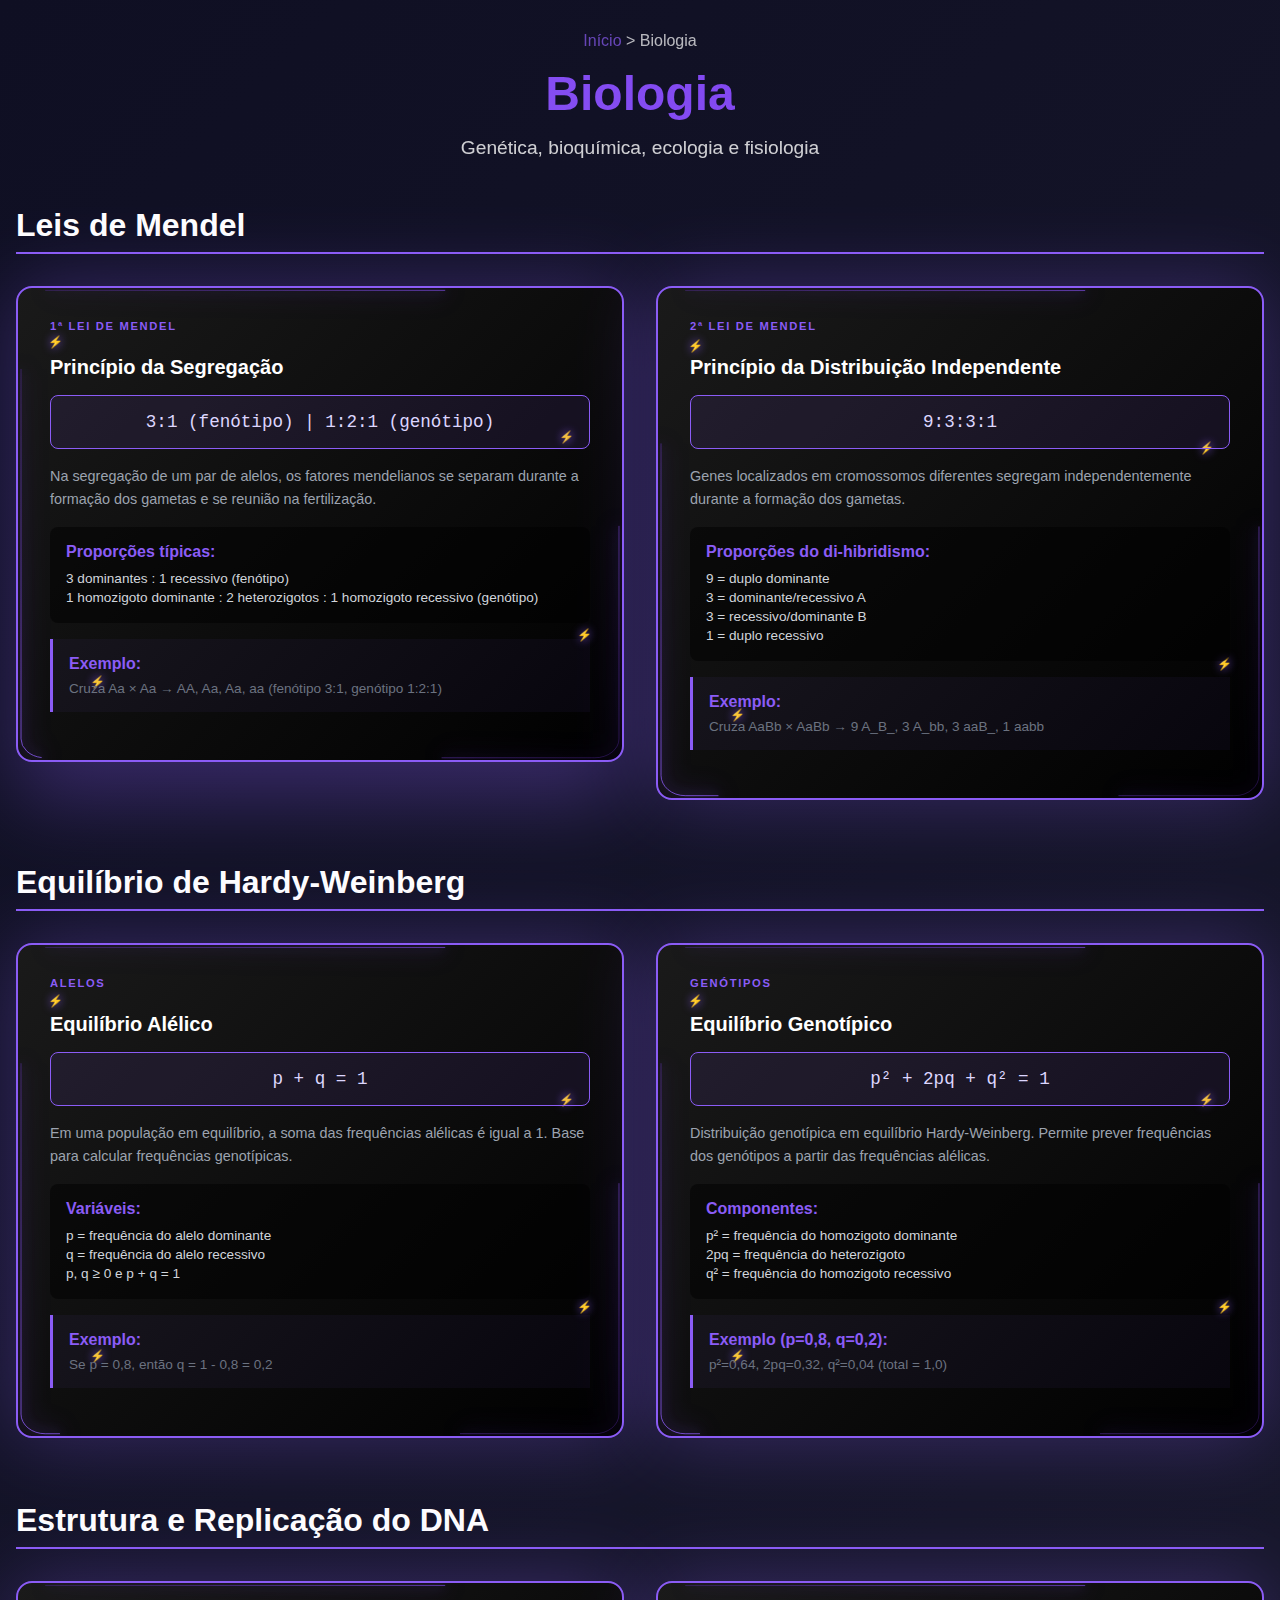
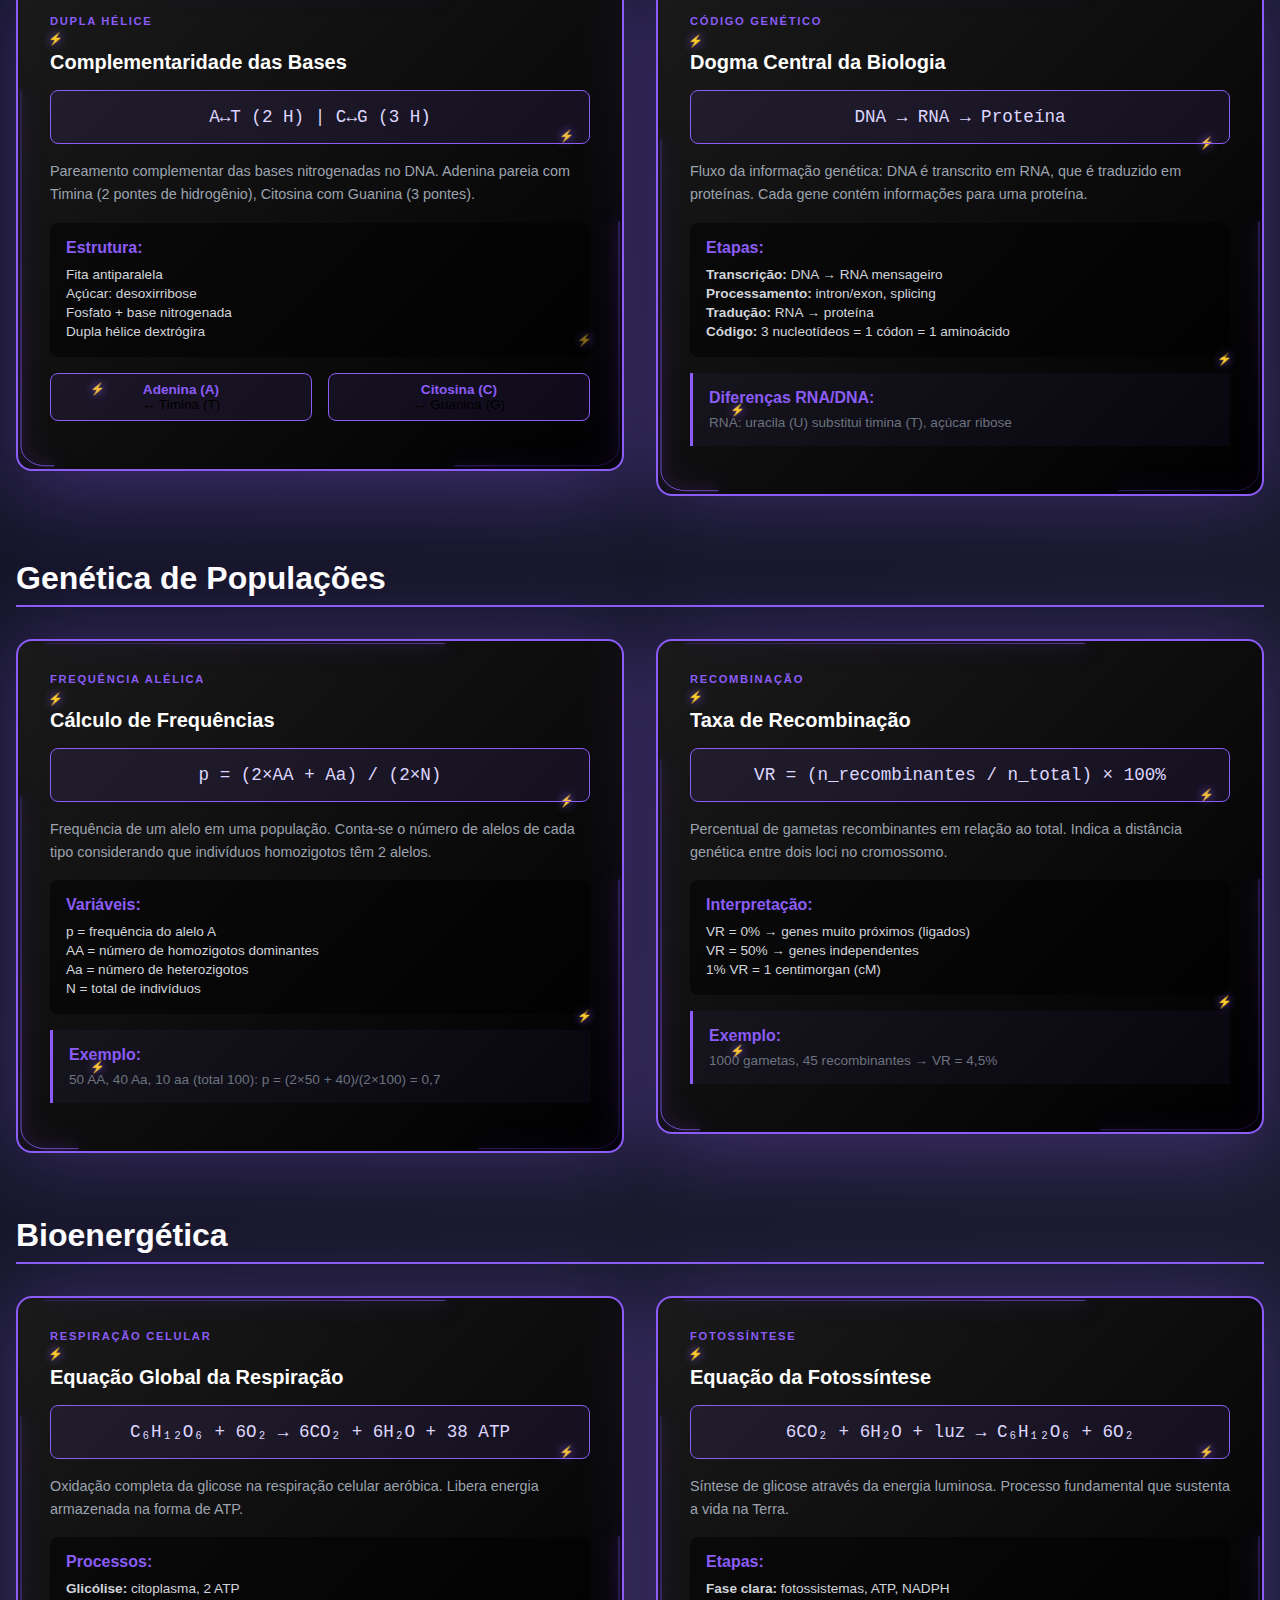
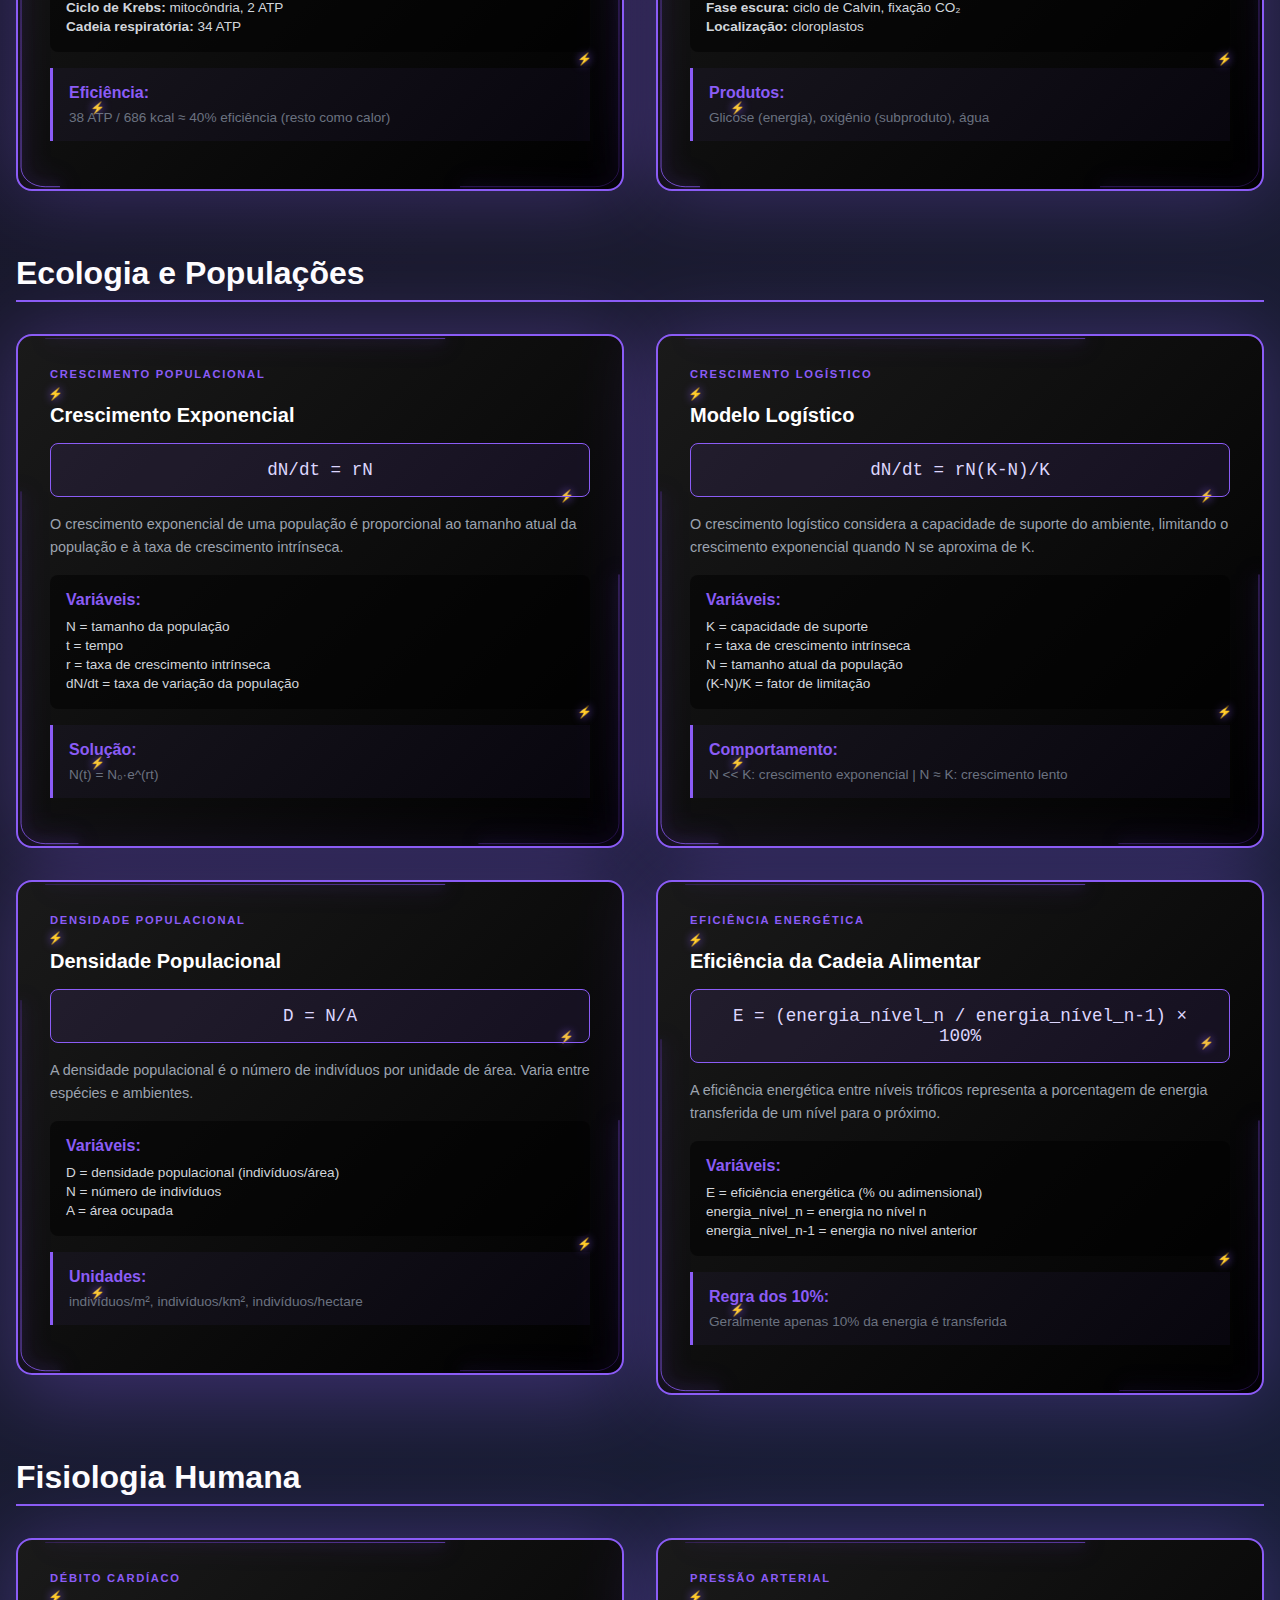
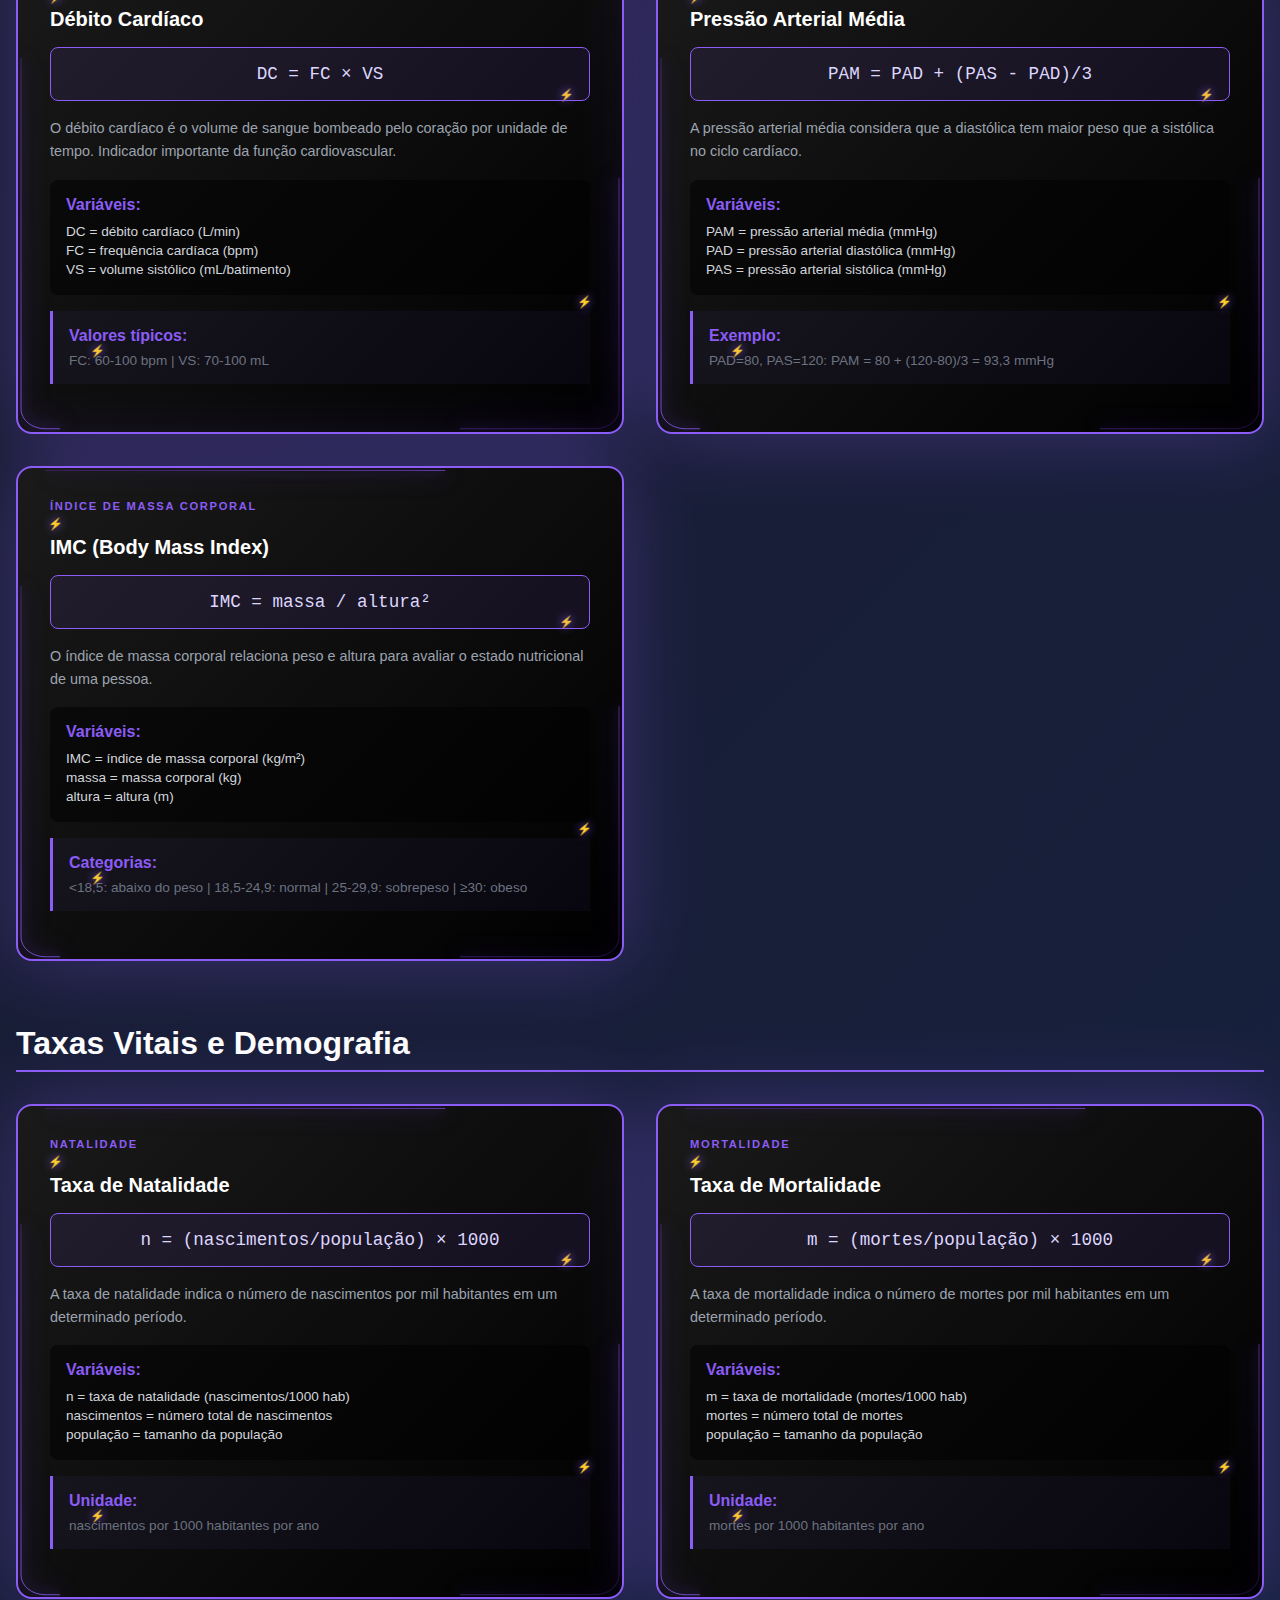
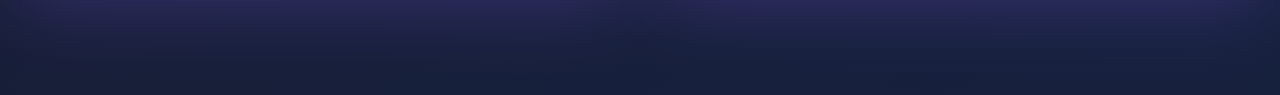
<file: pages/biologia-genetica.html>
<!DOCTYPE html>
<html lang="pt-BR">
<head>
    <meta charset="UTF-8">
    <meta name="viewport" content="width=device-width, initial-scale=1.0">
    <title>Biologia - Fórmulas Completas</title>
    <style>
        * {
            margin: 0;
            padding: 0;
            box-sizing: border-box;
        }

        body {
            min-height: 100vh;
            background: linear-gradient(135deg, #0f0f23 0%, #1a1a2e 50%, #16213e 100%);
            padding: 2rem 1rem;
            font-family: 'Segoe UI', Tahoma, Geneva, Verdana, sans-serif;
        }

        .container {
            max-width: 1400px;
            margin: 0 auto;
        }

        .header {
            text-align: center;
            margin-bottom: 3rem;
            color: white;
        }

        .breadcrumb {
            margin-bottom: 1rem;
            opacity: 0.7;
        }

        .breadcrumb a {
            color: #8b5cf6;
            text-decoration: none;
        }

        .breadcrumb a:hover {
            text-decoration: underline;
        }

        .main-title {
            font-size: 3rem;
            font-weight: bold;
            margin-bottom: 1rem;
            background: linear-gradient(45deg, #8b5cf6, #7c3aed);
            -webkit-background-clip: text;
            -webkit-text-fill-color: transparent;
            background-clip: text;
        }

        .subtitle {
            font-size: 1.2rem;
            opacity: 0.8;
            margin-bottom: 2rem;
        }

        .section {
            margin-bottom: 4rem;
        }

        .section-title {
            color: white;
            font-size: 2rem;
            margin-bottom: 2rem;
            border-bottom: 2px solid #8b5cf6;
            padding-bottom: 0.5rem;
        }

        .grid {
            display: grid;
            grid-template-columns: repeat(auto-fit, minmax(400px, 1fr));
            gap: 2rem;
        }

        .card-wrapper {
            position: relative;
        }

        .glow {
            position: absolute;
            inset: 0;
            border-radius: 1rem;
            filter: blur(40px);
            opacity: 0.3;
            background: #8b5cf6;
        }

        .card {
            position: relative;
            background: linear-gradient(135deg, #1a1a1a 0%, #000 100%);
            border-radius: 1rem;
            padding: 2rem;
            overflow: hidden;
            min-height: 300px;
            border: 2px solid #8b5cf6;
        }

        .electric-border {
            position: absolute;
            inset: 0;
            width: 100%;
            height: 100%;
            pointer-events: none;
        }

        .electric-border rect {
            animation: electric-flow 4s linear infinite;
        }

        .purple-border { 
            filter: drop-shadow(0 0 6px #8b5cf6) drop-shadow(0 0 12px #7c3aed); 
        }

        .lightning-container {
            position: absolute;
            inset: 0;
            pointer-events: none;
            z-index: 5;
        }

        .lightning-bolt {
            position: absolute;
            font-size: 12px;
            color: #8b5cf6;
            text-shadow: 0 0 10px #8b5cf6;
            animation: lightning-flash 3s ease-in-out infinite;
        }

        .lightning-bolt:nth-child(1) { top: 10%; left: 5%; }
        .lightning-bolt:nth-child(2) { top: 30%; right: 8%; animation-delay: 0.5s; }
        .lightning-bolt:nth-child(3) { bottom: 15%; left: 12%; animation-delay: 1s; }
        .lightning-bolt:nth-child(4) { bottom: 25%; right: 5%; animation-delay: 1.5s; }

        .card-content {
            position: relative;
            z-index: 10;
        }

        .card-label {
            font-size: 0.7rem;
            letter-spacing: 0.15em;
            font-weight: 600;
            margin-bottom: 1.5rem;
            color: #8b5cf6;
        }

        .formula-title {
            font-size: 1.25rem;
            font-weight: bold;
            color: white;
            margin-bottom: 1rem;
        }

        .formula {
            background: rgba(139, 92, 246, 0.1);
            border: 1px solid #8b5cf6;
            border-radius: 0.5rem;
            padding: 1rem;
            margin: 1rem 0;
            font-family: 'Courier New', monospace;
            font-size: 1.1rem;
            color: #ddd6fe;
            text-align: center;
        }

        .description {
            color: #9ca3af;
            font-size: 0.9rem;
            line-height: 1.6;
            margin-bottom: 1rem;
        }

        .variables {
            background: rgba(0, 0, 0, 0.5);
            border-radius: 0.5rem;
            padding: 1rem;
            margin-top: 1rem;
        }

        .variables-title {
            color: #8b5cf6;
            font-weight: bold;
            margin-bottom: 0.5rem;
        }

        .variables-list {
            color: #d1d5db;
            font-size: 0.85rem;
            line-height: 1.4;
        }

        .example {
            background: rgba(139, 92, 246, 0.05);
            border-left: 3px solid #8b5cf6;
            padding: 1rem;
            margin: 1rem 0;
        }

        .example-title {
            color: #8b5cf6;
            font-weight: bold;
            margin-bottom: 0.5rem;
        }

        .example-content {
            color: #6b7280;
            font-size: 0.85rem;
        }

        .dna-structure {
            display: grid;
            grid-template-columns: 1fr 1fr;
            gap: 1rem;
            margin: 1rem 0;
            font-size: 0.85rem;
        }

        .dna-pair {
            background: rgba(139, 92, 246, 0.1);
            border: 1px solid #8b5cf6;
            border-radius: 0.5rem;
            padding: 0.5rem;
            text-align: center;
        }

        .pair-name {
            color: #8b5cf6;
            font-weight: bold;
        }

        @keyframes electric-flow {
            0% { stroke-dashoffset: 800; }
            100% { stroke-dashoffset: 0; }
        }

        @keyframes lightning-flash {
            0%, 100% { 
                opacity: 0;
                transform: scale(0.5) translateY(0);
            }
            10% { 
                opacity: 1;
                transform: scale(1) translateY(-3px);
            }
            20% { 
                opacity: 0.5;
                transform: scale(0.8) translateY(-2px);
            }
            30% { 
                opacity: 0;
                transform: scale(0.5) translateY(0);
            }
        }

        @media (max-width: 768px) {
            .grid {
                grid-template-columns: 1fr;
            }
            
            .main-title {
                font-size: 2rem;
            }

            .dna-structure {
                grid-template-columns: 1fr;
            }
        }
    </style>
</head>
<body>
    <div class="container">
        <header class="header">
            <nav class="breadcrumb">
                <a href="../index.html">Início</a> > Biologia
            </nav>
            <h1 class="main-title">Biologia</h1>
            <p class="subtitle">Genética, bioquímica, ecologia e fisiologia</p>
        </header>

        <!-- Leis de Mendel -->
        <section class="section">
            <h2 class="section-title">Leis de Mendel</h2>
            <div class="grid">
                <div class="card-wrapper">
                    <div class="glow"></div>
                    <div class="card">
                        <svg class="electric-border purple-border" viewBox="0 0 100 100" preserveAspectRatio="none">
                            <defs>
                                <linearGradient id="purple-gradient-1" x1="0%" y1="0%" x2="100%" y2="100%">
                                    <stop offset="0%" stop-color="#7c3aed" stop-opacity="0.3" />
                                    <stop offset="50%" stop-color="#8b5cf6" stop-opacity="1" />
                                    <stop offset="100%" stop-color="#7c3aed" stop-opacity="0.3" />
                                </linearGradient>
                            </defs>
                            <rect x="0.5" y="0.5" width="99" height="99" rx="4" fill="none" 
                                  stroke="url(#purple-gradient-1)" stroke-width="0.8" stroke-dasharray="400" 
                                  vector-effect="non-scaling-stroke" />
                        </svg>
                        <div class="lightning-container">
                            <div class="lightning-bolt">⚡</div>
                            <div class="lightning-bolt">⚡</div>
                            <div class="lightning-bolt">⚡</div>
                            <div class="lightning-bolt">⚡</div>
                        </div>
                        <div class="card-content">
                            <div class="card-label">1ª LEI DE MENDEL</div>
                            <h3 class="formula-title">Princípio da Segregação</h3>
                            <div class="formula">3:1 (fenótipo) | 1:2:1 (genótipo)</div>
                            <p class="description">Na segregação de um par de alelos, os fatores mendelianos se separam durante a formação dos gametas e se reunião na fertilização.</p>
                            <div class="variables">
                                <div class="variables-title">Proporções típicas:</div>
                                <div class="variables-list">
                                    3 dominantes : 1 recessivo (fenótipo)<br>
                                    1 homozigoto dominante : 2 heterozigotos : 1 homozigoto recessivo (genótipo)
                                </div>
                            </div>
                            <div class="example">
                                <div class="example-title">Exemplo:</div>
                                <div class="example-content">Cruza Aa × Aa → AA, Aa, Aa, aa (fenótipo 3:1, genótipo 1:2:1)</div>
                            </div>
                        </div>
                    </div>
                </div>

                <div class="card-wrapper">
                    <div class="glow"></div>
                    <div class="card">
                        <svg class="electric-border purple-border" viewBox="0 0 100 100" preserveAspectRatio="none">
                            <defs>
                                <linearGradient id="purple-gradient-2" x1="0%" y1="0%" x2="100%" y2="100%">
                                    <stop offset="0%" stop-color="#7c3aed" stop-opacity="0.3" />
                                    <stop offset="50%" stop-color="#8b5cf6" stop-opacity="1" />
                                    <stop offset="100%" stop-color="#7c3aed" stop-opacity="0.3" />
                                </linearGradient>
                            </defs>
                            <rect x="0.5" y="0.5" width="99" height="99" rx="4" fill="none" 
                                  stroke="url(#purple-gradient-2)" stroke-width="0.8" stroke-dasharray="400" 
                                  vector-effect="non-scaling-stroke" />
                        </svg>
                        <div class="lightning-container">
                            <div class="lightning-bolt">⚡</div>
                            <div class="lightning-bolt">⚡</div>
                            <div class="lightning-bolt">⚡</div>
                            <div class="lightning-bolt">⚡</div>
                        </div>
                        <div class="card-content">
                            <div class="card-label">2ª LEI DE MENDEL</div>
                            <h3 class="formula-title">Princípio da Distribuição Independente</h3>
                            <div class="formula">9:3:3:1</div>
                            <p class="description">Genes localizados em cromossomos diferentes segregam independentemente durante a formação dos gametas.</p>
                            <div class="variables">
                                <div class="variables-title">Proporções do di-hibridismo:</div>
                                <div class="variables-list">
                                    9 = duplo dominante<br>
                                    3 = dominante/recessivo A<br>
                                    3 = recessivo/dominante B<br>
                                    1 = duplo recessivo
                                </div>
                            </div>
                            <div class="example">
                                <div class="example-title">Exemplo:</div>
                                <div class="example-content">Cruza AaBb × AaBb → 9 A_B_, 3 A_bb, 3 aaB_, 1 aabb</div>
                            </div>
                        </div>
                    </div>
                </div>
            </div>
        </section>

        <!-- Equilíbrio de Hardy-Weinberg -->
        <section class="section">
            <h2 class="section-title">Equilíbrio de Hardy-Weinberg</h2>
            <div class="grid">
                <div class="card-wrapper">
                    <div class="glow"></div>
                    <div class="card">
                        <svg class="electric-border purple-border" viewBox="0 0 100 100" preserveAspectRatio="none">
                            <defs>
                                <linearGradient id="purple-gradient-3" x1="0%" y1="0%" x2="100%" y2="100%">
                                    <stop offset="0%" stop-color="#7c3aed" stop-opacity="0.3" />
                                    <stop offset="50%" stop-color="#8b5cf6" stop-opacity="1" />
                                    <stop offset="100%" stop-color="#7c3aed" stop-opacity="0.3" />
                                </linearGradient>
                            </defs>
                            <rect x="0.5" y="0.5" width="99" height="99" rx="4" fill="none" 
                                  stroke="url(#purple-gradient-3)" stroke-width="0.8" stroke-dasharray="400" 
                                  vector-effect="non-scaling-stroke" />
                        </svg>
                        <div class="lightning-container">
                            <div class="lightning-bolt">⚡</div>
                            <div class="lightning-bolt">⚡</div>
                            <div class="lightning-bolt">⚡</div>
                            <div class="lightning-bolt">⚡</div>
                        </div>
                        <div class="card-content">
                            <div class="card-label">ALELOS</div>
                            <h3 class="formula-title">Equilíbrio Alélico</h3>
                            <div class="formula">p + q = 1</div>
                            <p class="description">Em uma população em equilíbrio, a soma das frequências alélicas é igual a 1. Base para calcular frequências genotípicas.</p>
                            <div class="variables">
                                <div class="variables-title">Variáveis:</div>
                                <div class="variables-list">
                                    p = frequência do alelo dominante<br>
                                    q = frequência do alelo recessivo<br>
                                    p, q ≥ 0 e p + q = 1
                                </div>
                            </div>
                            <div class="example">
                                <div class="example-title">Exemplo:</div>
                                <div class="example-content">Se p = 0,8, então q = 1 - 0,8 = 0,2</div>
                            </div>
                        </div>
                    </div>
                </div>

                <div class="card-wrapper">
                    <div class="glow"></div>
                    <div class="card">
                        <svg class="electric-border purple-border" viewBox="0 0 100 100" preserveAspectRatio="none">
                            <defs>
                                <linearGradient id="purple-gradient-4" x1="0%" y1="0%" x2="100%" y2="100%">
                                    <stop offset="0%" stop-color="#7c3aed" stop-opacity="0.3" />
                                    <stop offset="50%" stop-color="#8b5cf6" stop-opacity="1" />
                                    <stop offset="100%" stop-color="#7c3aed" stop-opacity="0.3" />
                                </linearGradient>
                            </defs>
                            <rect x="0.5" y="0.5" width="99" height="99" rx="4" fill="none" 
                                  stroke="url(#purple-gradient-4)" stroke-width="0.8" stroke-dasharray="400" 
                                  vector-effect="non-scaling-stroke" />
                        </svg>
                        <div class="lightning-container">
                            <div class="lightning-bolt">⚡</div>
                            <div class="lightning-bolt">⚡</div>
                            <div class="lightning-bolt">⚡</div>
                            <div class="lightning-bolt">⚡</div>
                        </div>
                        <div class="card-content">
                            <div class="card-label">GENÓTIPOS</div>
                            <h3 class="formula-title">Equilíbrio Genotípico</h3>
                            <div class="formula">p² + 2pq + q² = 1</div>
                            <p class="description">Distribuição genotípica em equilíbrio Hardy-Weinberg. Permite prever frequências dos genótipos a partir das frequências alélicas.</p>
                            <div class="variables">
                                <div class="variables-title">Componentes:</div>
                                <div class="variables-list">
                                    p² = frequência do homozigoto dominante<br>
                                    2pq = frequência do heterozigoto<br>
                                    q² = frequência do homozigoto recessivo
                                </div>
                            </div>
                            <div class="example">
                                <div class="example-title">Exemplo (p=0,8, q=0,2):</div>
                                <div class="example-content">p²=0,64, 2pq=0,32, q²=0,04 (total = 1,0)</div>
                            </div>
                        </div>
                    </div>
                </div>
            </div>
        </section>

        <!-- Estrutura do DNA -->
        <section class="section">
            <h2 class="section-title">Estrutura e Replicação do DNA</h2>
            <div class="grid">
                <div class="card-wrapper">
                    <div class="glow"></div>
                    <div class="card">
                        <svg class="electric-border purple-border" viewBox="0 0 100 100" preserveAspectRatio="none">
                            <defs>
                                <linearGradient id="purple-gradient-5" x1="0%" y1="0%" x2="100%" y2="100%">
                                    <stop offset="0%" stop-color="#7c3aed" stop-opacity="0.3" />
                                    <stop offset="50%" stop-color="#8b5cf6" stop-opacity="1" />
                                    <stop offset="100%" stop-color="#7c3aed" stop-opacity="0.3" />
                                </linearGradient>
                            </defs>
                            <rect x="0.5" y="0.5" width="99" height="99" rx="4" fill="none" 
                                  stroke="url(#purple-gradient-5)" stroke-width="0.8" stroke-dasharray="400" 
                                  vector-effect="non-scaling-stroke" />
                        </svg>
                        <div class="lightning-container">
                            <div class="lightning-bolt">⚡</div>
                            <div class="lightning-bolt">⚡</div>
                            <div class="lightning-bolt">⚡</div>
                            <div class="lightning-bolt">⚡</div>
                        </div>
                        <div class="card-content">
                            <div class="card-label">DUPLA HÉLICE</div>
                            <h3 class="formula-title">Complementaridade das Bases</h3>
                            <div class="formula">A↔T (2 H) | C↔G (3 H)</div>
                            <p class="description">Pareamento complementar das bases nitrogenadas no DNA. Adenina pareia com Timina (2 pontes de hidrogênio), Citosina com Guanina (3 pontes).</p>
                            <div class="variables">
                                <div class="variables-title">Estrutura:</div>
                                <div class="variables-list">
                                    Fita antiparalela<br>
                                    Açúcar: desoxirribose<br>
                                    Fosfato + base nitrogenada<br>
                                    Dupla hélice dextrógira
                                </div>
                            </div>
                            <div class="dna-structure">
                                <div class="dna-pair">
                                    <div class="pair-name">Adenina (A)</div>
                                    ↔ Timina (T)
                                </div>
                                <div class="dna-pair">
                                    <div class="pair-name">Citosina (C)</div>
                                    ↔ Guanina (G)
                                </div>
                            </div>
                        </div>
                    </div>
                </div>

                <div class="card-wrapper">
                    <div class="glow"></div>
                    <div class="card">
                        <svg class="electric-border purple-border" viewBox="0 0 100 100" preserveAspectRatio="none">
                            <defs>
                                <linearGradient id="purple-gradient-6" x1="0%" y1="0%" x2="100%" y2="100%">
                                    <stop offset="0%" stop-color="#7c3aed" stop-opacity="0.3" />
                                    <stop offset="50%" stop-color="#8b5cf6" stop-opacity="1" />
                                    <stop offset="100%" stop-color="#7c3aed" stop-opacity="0.3" />
                                </linearGradient>
                            </defs>
                            <rect x="0.5" y="0.5" width="99" height="99" rx="4" fill="none" 
                                  stroke="url(#purple-gradient-6)" stroke-width="0.8" stroke-dasharray="400" 
                                  vector-effect="non-scaling-stroke" />
                        </svg>
                        <div class="lightning-container">
                            <div class="lightning-bolt">⚡</div>
                            <div class="lightning-bolt">⚡</div>
                            <div class="lightning-bolt">⚡</div>
                            <div class="lightning-bolt">⚡</div>
                        </div>
                        <div class="card-content">
                            <div class="card-label">CÓDIGO GENÉTICO</div>
                            <h3 class="formula-title">Dogma Central da Biologia</h3>
                            <div class="formula">DNA → RNA → Proteína</div>
                            <p class="description">Fluxo da informação genética: DNA é transcrito em RNA, que é traduzido em proteínas. Cada gene contém informações para uma proteína.</p>
                            <div class="variables">
                                <div class="variables-title">Etapas:</div>
                                <div class="variables-list">
                                    <strong>Transcrição:</strong> DNA → RNA mensageiro<br>
                                    <strong>Processamento:</strong> intron/exon, splicing<br>
                                    <strong>Tradução:</strong> RNA → proteína<br>
                                    <strong>Código:</strong> 3 nucleotídeos = 1 códon = 1 aminoácido
                                </div>
                            </div>
                            <div class="example">
                                <div class="example-title">Diferenças RNA/DNA:</div>
                                <div class="example-content">RNA: uracila (U) substitui timina (T), açúcar ribose</div>
                            </div>
                        </div>
                    </div>
                </div>
            </div>
        </section>

        <!-- Genética de Populações -->
        <section class="section">
            <h2 class="section-title">Genética de Populações</h2>
            <div class="grid">
                <div class="card-wrapper">
                    <div class="glow"></div>
                    <div class="card">
                        <svg class="electric-border purple-border" viewBox="0 0 100 100" preserveAspectRatio="none">
                            <defs>
                                <linearGradient id="purple-gradient-7" x1="0%" y1="0%" x2="100%" y2="100%">
                                    <stop offset="0%" stop-color="#7c3aed" stop-opacity="0.3" />
                                    <stop offset="50%" stop-color="#8b5cf6" stop-opacity="1" />
                                    <stop offset="100%" stop-color="#7c3aed" stop-opacity="0.3" />
                                </linearGradient>
                            </defs>
                            <rect x="0.5" y="0.5" width="99" height="99" rx="4" fill="none" 
                                  stroke="url(#purple-gradient-7)" stroke-width="0.8" stroke-dasharray="400" 
                                  vector-effect="non-scaling-stroke" />
                        </svg>
                        <div class="lightning-container">
                            <div class="lightning-bolt">⚡</div>
                            <div class="lightning-bolt">⚡</div>
                            <div class="lightning-bolt">⚡</div>
                            <div class="lightning-bolt">⚡</div>
                        </div>
                        <div class="card-content">
                            <div class="card-label">FREQUÊNCIA ALÉLICA</div>
                            <h3 class="formula-title">Cálculo de Frequências</h3>
                            <div class="formula">p = (2×AA + Aa) / (2×N)</div>
                            <p class="description">Frequência de um alelo em uma população. Conta-se o número de alelos de cada tipo considerando que indivíduos homozigotos têm 2 alelos.</p>
                            <div class="variables">
                                <div class="variables-title">Variáveis:</div>
                                <div class="variables-list">
                                    p = frequência do alelo A<br>
                                    AA = número de homozigotos dominantes<br>
                                    Aa = número de heterozigotos<br>
                                    N = total de indivíduos
                                </div>
                            </div>
                            <div class="example">
                                <div class="example-title">Exemplo:</div>
                                <div class="example-content">50 AA, 40 Aa, 10 aa (total 100): p = (2×50 + 40)/(2×100) = 0,7</div>
                            </div>
                        </div>
                    </div>
                </div>

                <div class="card-wrapper">
                    <div class="glow"></div>
                    <div class="card">
                        <svg class="electric-border purple-border" viewBox="0 0 100 100" preserveAspectRatio="none">
                            <defs>
                                <linearGradient id="purple-gradient-8" x1="0%" y1="0%" x2="100%" y2="100%">
                                    <stop offset="0%" stop-color="#7c3aed" stop-opacity="0.3" />
                                    <stop offset="50%" stop-color="#8b5cf6" stop-opacity="1" />
                                    <stop offset="100%" stop-color="#7c3aed" stop-opacity="0.3" />
                                </linearGradient>
                            </defs>
                            <rect x="0.5" y="0.5" width="99" height="99" rx="4" fill="none" 
                                  stroke="url(#purple-gradient-8)" stroke-width="0.8" stroke-dasharray="400" 
                                  vector-effect="non-scaling-stroke" />
                        </svg>
                        <div class="lightning-container">
                            <div class="lightning-bolt">⚡</div>
                            <div class="lightning-bolt">⚡</div>
                            <div class="lightning-bolt">⚡</div>
                            <div class="lightning-bolt">⚡</div>
                        </div>
                        <div class="card-content">
                            <div class="card-label">RECOMBINAÇÃO</div>
                            <h3 class="formula-title">Taxa de Recombinação</h3>
                            <div class="formula">VR = (n_recombinantes / n_total) × 100%</div>
                            <p class="description">Percentual de gametas recombinantes em relação ao total. Indica a distância genética entre dois loci no cromossomo.</p>
                            <div class="variables">
                                <div class="variables-title">Interpretação:</div>
                                <div class="variables-list">
                                    VR = 0% → genes muito próximos (ligados)<br>
                                    VR = 50% → genes independentes<br>
                                    1% VR = 1 centimorgan (cM)
                                </div>
                            </div>
                            <div class="example">
                                <div class="example-title">Exemplo:</div>
                                <div class="example-content">1000 gametas, 45 recombinantes → VR = 4,5%</div>
                            </div>
                        </div>
                    </div>
                </div>
            </div>
        </section>

        <!-- Bioenergética -->
        <section class="section">
            <h2 class="section-title">Bioenergética</h2>
            <div class="grid">
                <div class="card-wrapper">
                    <div class="glow"></div>
                    <div class="card">
                        <svg class="electric-border purple-border" viewBox="0 0 100 100" preserveAspectRatio="none">
                            <defs>
                                <linearGradient id="purple-gradient-9" x1="0%" y1="0%" x2="100%" y2="100%">
                                    <stop offset="0%" stop-color="#7c3aed" stop-opacity="0.3" />
                                    <stop offset="50%" stop-color="#8b5cf6" stop-opacity="1" />
                                    <stop offset="100%" stop-color="#7c3aed" stop-opacity="0.3" />
                                </linearGradient>
                            </defs>
                            <rect x="0.5" y="0.5" width="99" height="99" rx="4" fill="none" 
                                  stroke="url(#purple-gradient-9)" stroke-width="0.8" stroke-dasharray="400" 
                                  vector-effect="non-scaling-stroke" />
                        </svg>
                        <div class="lightning-container">
                            <div class="lightning-bolt">⚡</div>
                            <div class="lightning-bolt">⚡</div>
                            <div class="lightning-bolt">⚡</div>
                            <div class="lightning-bolt">⚡</div>
                        </div>
                        <div class="card-content">
                            <div class="card-label">RESPIRAÇÃO CELULAR</div>
                            <h3 class="formula-title">Equação Global da Respiração</h3>
                            <div class="formula">C₆H₁₂O₆ + 6O₂ → 6CO₂ + 6H₂O + 38 ATP</div>
                            <p class="description">Oxidação completa da glicose na respiração celular aeróbica. Libera energia armazenada na forma de ATP.</p>
                            <div class="variables">
                                <div class="variables-title">Processos:</div>
                                <div class="variables-list">
                                    <strong>Glicólise:</strong> citoplasma, 2 ATP<br>
                                    <strong>Ciclo de Krebs:</strong> mitocôndria, 2 ATP<br>
                                    <strong>Cadeia respiratória:</strong> 34 ATP
                                </div>
                            </div>
                            <div class="example">
                                <div class="example-title">Eficiência:</div>
                                <div class="example-content">38 ATP / 686 kcal ≈ 40% eficiência (resto como calor)</div>
                            </div>
                        </div>
                    </div>
                </div>

                <div class="card-wrapper">
                    <div class="glow"></div>
                    <div class="card">
                        <svg class="electric-border purple-border" viewBox="0 0 100 100" preserveAspectRatio="none">
                            <defs>
                                <linearGradient id="purple-gradient-10" x1="0%" y1="0%" x2="100%" y2="100%">
                                    <stop offset="0%" stop-color="#7c3aed" stop-opacity="0.3" />
                                    <stop offset="50%" stop-color="#8b5cf6" stop-opacity="1" />
                                    <stop offset="100%" stop-color="#7c3aed" stop-opacity="0.3" />
                                </linearGradient>
                            </defs>
                            <rect x="0.5" y="0.5" width="99" height="99" rx="4" fill="none" 
                                  stroke="url(#purple-gradient-10)" stroke-width="0.8" stroke-dasharray="400" 
                                  vector-effect="non-scaling-stroke" />
                        </svg>
                        <div class="lightning-container">
                            <div class="lightning-bolt">⚡</div>
                            <div class="lightning-bolt">⚡</div>
                            <div class="lightning-bolt">⚡</div>
                            <div class="lightning-bolt">⚡</div>
                        </div>
                        <div class="card-content">
                            <div class="card-label">FOTOSSÍNTESE</div>
                            <h3 class="formula-title">Equação da Fotossíntese</h3>
                            <div class="formula">6CO₂ + 6H₂O + luz → C₆H₁₂O₆ + 6O₂</div>
                            <p class="description">Síntese de glicose através da energia luminosa. Processo fundamental que sustenta a vida na Terra.</p>
                            <div class="variables">
                                <div class="variables-title">Etapas:</div>
                                <div class="variables-list">
                                    <strong>Fase clara:</strong> fotossistemas, ATP, NADPH<br>
                                    <strong>Fase escura:</strong> ciclo de Calvin, fixação CO₂<br>
                                    <strong>Localização:</strong> cloroplastos
                                </div>
                            </div>
                            <div class="example">
                                <div class="example-title">Produtos:</div>
                                <div class="example-content">Glicose (energia), oxigênio (subproduto), água</div>
                            </div>
                        </div>
                    </div>
                </div>
            </div>
        </section>

        <!-- Ecologia -->
        <section class="section">
            <h2 class="section-title">Ecologia e Populações</h2>
            <div class="grid">
                <div class="card-wrapper">
                    <div class="glow"></div>
                    <div class="card">
                        <svg class="electric-border purple-border" viewBox="0 0 100 100" preserveAspectRatio="none">
                            <defs>
                                <linearGradient id="purple-gradient-11" x1="0%" y1="0%" x2="100%" y2="100%">
                                    <stop offset="0%" stop-color="#7c3aed" stop-opacity="0.3" />
                                    <stop offset="50%" stop-color="#8b5cf6" stop-opacity="1" />
                                    <stop offset="100%" stop-color="#7c3aed" stop-opacity="0.3" />
                                </linearGradient>
                            </defs>
                            <rect x="0.5" y="0.5" width="99" height="99" rx="4" fill="none" 
                                  stroke="url(#purple-gradient-11)" stroke-width="0.8" stroke-dasharray="400" 
                                  vector-effect="non-scaling-stroke" />
                        </svg>
                        <div class="lightning-container">
                            <div class="lightning-bolt">⚡</div>
                            <div class="lightning-bolt">⚡</div>
                            <div class="lightning-bolt">⚡</div>
                            <div class="lightning-bolt">⚡</div>
                        </div>
                        <div class="card-content">
                            <div class="card-label">CRESCIMENTO POPULACIONAL</div>
                            <h3 class="formula-title">Crescimento Exponencial</h3>
                            <div class="formula">dN/dt = rN</div>
                            <p class="description">O crescimento exponencial de uma população é proporcional ao tamanho atual da população e à taxa de crescimento intrínseca.</p>
                            <div class="variables">
                                <div class="variables-title">Variáveis:</div>
                                <div class="variables-list">
                                    N = tamanho da população<br>
                                    t = tempo<br>
                                    r = taxa de crescimento intrínseca<br>
                                    dN/dt = taxa de variação da população
                                </div>
                            </div>
                            <div class="example">
                                <div class="example-title">Solução:</div>
                                <div class="example-content">N(t) = N₀·e^(rt)</div>
                            </div>
                        </div>
                    </div>
                </div>

                <div class="card-wrapper">
                    <div class="glow"></div>
                    <div class="card">
                        <svg class="electric-border purple-border" viewBox="0 0 100 100" preserveAspectRatio="none">
                            <defs>
                                <linearGradient id="purple-gradient-12" x1="0%" y1="0%" x2="100%" y2="100%">
                                    <stop offset="0%" stop-color="#7c3aed" stop-opacity="0.3" />
                                    <stop offset="50%" stop-color="#8b5cf6" stop-opacity="1" />
                                    <stop offset="100%" stop-color="#7c3aed" stop-opacity="0.3" />
                                </linearGradient>
                            </defs>
                            <rect x="0.5" y="0.5" width="99" height="99" rx="4" fill="none" 
                                  stroke="url(#purple-gradient-12)" stroke-width="0.8" stroke-dasharray="400" 
                                  vector-effect="non-scaling-stroke" />
                        </svg>
                        <div class="lightning-container">
                            <div class="lightning-bolt">⚡</div>
                            <div class="lightning-bolt">⚡</div>
                            <div class="lightning-bolt">⚡</div>
                            <div class="lightning-bolt">⚡</div>
                        </div>
                        <div class="card-content">
                            <div class="card-label">CRESCIMENTO LOGÍSTICO</div>
                            <h3 class="formula-title">Modelo Logístico</h3>
                            <div class="formula">dN/dt = rN(K-N)/K</div>
                            <p class="description">O crescimento logístico considera a capacidade de suporte do ambiente, limitando o crescimento exponencial quando N se aproxima de K.</p>
                            <div class="variables">
                                <div class="variables-title">Variáveis:</div>
                                <div class="variables-list">
                                    K = capacidade de suporte<br>
                                    r = taxa de crescimento intrínseca<br>
                                    N = tamanho atual da população<br>
                                    (K-N)/K = fator de limitação
                                </div>
                            </div>
                            <div class="example">
                                <div class="example-title">Comportamento:</div>
                                <div class="example-content">N << K: crescimento exponencial | N ≈ K: crescimento lento</div>
                            </div>
                        </div>
                    </div>
                </div>

                <div class="card-wrapper">
                    <div class="glow"></div>
                    <div class="card">
                        <svg class="electric-border purple-border" viewBox="0 0 100 100" preserveAspectRatio="none">
                            <defs>
                                <linearGradient id="purple-gradient-13" x1="0%" y1="0%" x2="100%" y2="100%">
                                    <stop offset="0%" stop-color="#7c3aed" stop-opacity="0.3" />
                                    <stop offset="50%" stop-color="#8b5cf6" stop-opacity="1" />
                                    <stop offset="100%" stop-color="#7c3aed" stop-opacity="0.3" />
                                </linearGradient>
                            </defs>
                            <rect x="0.5" y="0.5" width="99" height="99" rx="4" fill="none" 
                                  stroke="url(#purple-gradient-13)" stroke-width="0.8" stroke-dasharray="400" 
                                  vector-effect="non-scaling-stroke" />
                        </svg>
                        <div class="lightning-container">
                            <div class="lightning-bolt">⚡</div>
                            <div class="lightning-bolt">⚡</div>
                            <div class="lightning-bolt">⚡</div>
                            <div class="lightning-bolt">⚡</div>
                        </div>
                        <div class="card-content">
                            <div class="card-label">DENSIDADE POPULACIONAL</div>
                            <h3 class="formula-title">Densidade Populacional</h3>
                            <div class="formula">D = N/A</div>
                            <p class="description">A densidade populacional é o número de indivíduos por unidade de área. Varia entre espécies e ambientes.</p>
                            <div class="variables">
                                <div class="variables-title">Variáveis:</div>
                                <div class="variables-list">
                                    D = densidade populacional (indivíduos/área)<br>
                                    N = número de indivíduos<br>
                                    A = área ocupada
                                </div>
                            </div>
                            <div class="example">
                                <div class="example-title">Unidades:</div>
                                <div class="example-content">indivíduos/m², indivíduos/km², indivíduos/hectare</div>
                            </div>
                        </div>
                    </div>
                </div>

                <div class="card-wrapper">
                    <div class="glow"></div>
                    <div class="card">
                        <svg class="electric-border purple-border" viewBox="0 0 100 100" preserveAspectRatio="none">
                            <defs>
                                <linearGradient id="purple-gradient-14" x1="0%" y1="0%" x2="100%" y2="100%">
                                    <stop offset="0%" stop-color="#7c3aed" stop-opacity="0.3" />
                                    <stop offset="50%" stop-color="#8b5cf6" stop-opacity="1" />
                                    <stop offset="100%" stop-color="#7c3aed" stop-opacity="0.3" />
                                </linearGradient>
                            </defs>
                            <rect x="0.5" y="0.5" width="99" height="99" rx="4" fill="none" 
                                  stroke="url(#purple-gradient-14)" stroke-width="0.8" stroke-dasharray="400" 
                                  vector-effect="non-scaling-stroke" />
                        </svg>
                        <div class="lightning-container">
                            <div class="lightning-bolt">⚡</div>
                            <div class="lightning-bolt">⚡</div>
                            <div class="lightning-bolt">⚡</div>
                            <div class="lightning-bolt">⚡</div>
                        </div>
                        <div class="card-content">
                            <div class="card-label">EFICIÊNCIA ENERGÉTICA</div>
                            <h3 class="formula-title">Eficiência da Cadeia Alimentar</h3>
                            <div class="formula">E = (energia_nível_n / energia_nível_n-1) × 100%</div>
                            <p class="description">A eficiência energética entre níveis tróficos representa a porcentagem de energia transferida de um nível para o próximo.</p>
                            <div class="variables">
                                <div class="variables-title">Variáveis:</div>
                                <div class="variables-list">
                                    E = eficiência energética (% ou adimensional)<br>
                                    energia_nível_n = energia no nível n<br>
                                    energia_nível_n-1 = energia no nível anterior
                                </div>
                            </div>
                            <div class="example">
                                <div class="example-title">Regra dos 10%:</div>
                                <div class="example-content">Geralmente apenas 10% da energia é transferida</div>
                            </div>
                        </div>
                    </div>
                </div>
            </div>
        </section>

        <!-- Fisiologia -->
        <section class="section">
            <h2 class="section-title">Fisiologia Humana</h2>
            <div class="grid">
                <div class="card-wrapper">
                    <div class="glow"></div>
                    <div class="card">
                        <svg class="electric-border purple-border" viewBox="0 0 100 100" preserveAspectRatio="none">
                            <defs>
                                <linearGradient id="purple-gradient-15" x1="0%" y1="0%" x2="100%" y2="100%">
                                    <stop offset="0%" stop-color="#7c3aed" stop-opacity="0.3" />
                                    <stop offset="50%" stop-color="#8b5cf6" stop-opacity="1" />
                                    <stop offset="100%" stop-color="#7c3aed" stop-opacity="0.3" />
                                </linearGradient>
                            </defs>
                            <rect x="0.5" y="0.5" width="99" height="99" rx="4" fill="none" 
                                  stroke="url(#purple-gradient-15)" stroke-width="0.8" stroke-dasharray="400" 
                                  vector-effect="non-scaling-stroke" />
                        </svg>
                        <div class="lightning-container">
                            <div class="lightning-bolt">⚡</div>
                            <div class="lightning-bolt">⚡</div>
                            <div class="lightning-bolt">⚡</div>
                            <div class="lightning-bolt">⚡</div>
                        </div>
                        <div class="card-content">
                            <div class="card-label">DÉBITO CARDÍACO</div>
                            <h3 class="formula-title">Débito Cardíaco</h3>
                            <div class="formula">DC = FC × VS</div>
                            <p class="description">O débito cardíaco é o volume de sangue bombeado pelo coração por unidade de tempo. Indicador importante da função cardiovascular.</p>
                            <div class="variables">
                                <div class="variables-title">Variáveis:</div>
                                <div class="variables-list">
                                    DC = débito cardíaco (L/min)<br>
                                    FC = frequência cardíaca (bpm)<br>
                                    VS = volume sistólico (mL/batimento)
                                </div>
                            </div>
                            <div class="example">
                                <div class="example-title">Valores típicos:</div>
                                <div class="example-content">FC: 60-100 bpm | VS: 70-100 mL</div>
                            </div>
                        </div>
                    </div>
                </div>

                <div class="card-wrapper">
                    <div class="glow"></div>
                    <div class="card">
                        <svg class="electric-border purple-border" viewBox="0 0 100 100" preserveAspectRatio="none">
                            <defs>
                                <linearGradient id="purple-gradient-16" x1="0%" y1="0%" x2="100%" y2="100%">
                                    <stop offset="0%" stop-color="#7c3aed" stop-opacity="0.3" />
                                    <stop offset="50%" stop-color="#8b5cf6" stop-opacity="1" />
                                    <stop offset="100%" stop-color="#7c3aed" stop-opacity="0.3" />
                                </linearGradient>
                            </defs>
                            <rect x="0.5" y="0.5" width="99" height="99" rx="4" fill="none" 
                                  stroke="url(#purple-gradient-16)" stroke-width="0.8" stroke-dasharray="400" 
                                  vector-effect="non-scaling-stroke" />
                        </svg>
                        <div class="lightning-container">
                            <div class="lightning-bolt">⚡</div>
                            <div class="lightning-bolt">⚡</div>
                            <div class="lightning-bolt">⚡</div>
                            <div class="lightning-bolt">⚡</div>
                        </div>
                        <div class="card-content">
                            <div class="card-label">PRESSÃO ARTERIAL</div>
                            <h3 class="formula-title">Pressão Arterial Média</h3>
                            <div class="formula">PAM = PAD + (PAS - PAD)/3</div>
                            <p class="description">A pressão arterial média considera que a diastólica tem maior peso que a sistólica no ciclo cardíaco.</p>
                            <div class="variables">
                                <div class="variables-title">Variáveis:</div>
                                <div class="variables-list">
                                    PAM = pressão arterial média (mmHg)<br>
                                    PAD = pressão arterial diastólica (mmHg)<br>
                                    PAS = pressão arterial sistólica (mmHg)
                                </div>
                            </div>
                            <div class="example">
                                <div class="example-title">Exemplo:</div>
                                <div class="example-content">PAD=80, PAS=120: PAM = 80 + (120-80)/3 = 93,3 mmHg</div>
                            </div>
                        </div>
                    </div>
                </div>

                <div class="card-wrapper">
                    <div class="glow"></div>
                    <div class="card">
                        <svg class="electric-border purple-border" viewBox="0 0 100 100" preserveAspectRatio="none">
                            <defs>
                                <linearGradient id="purple-gradient-17" x1="0%" y1="0%" x2="100%" y2="100%">
                                    <stop offset="0%" stop-color="#7c3aed" stop-opacity="0.3" />
                                    <stop offset="50%" stop-color="#8b5cf6" stop-opacity="1" />
                                    <stop offset="100%" stop-color="#7c3aed" stop-opacity="0.3" />
                                </linearGradient>
                            </defs>
                            <rect x="0.5" y="0.5" width="99" height="99" rx="4" fill="none" 
                                  stroke="url(#purple-gradient-17)" stroke-width="0.8" stroke-dasharray="400" 
                                  vector-effect="non-scaling-stroke" />
                        </svg>
                        <div class="lightning-container">
                            <div class="lightning-bolt">⚡</div>
                            <div class="lightning-bolt">⚡</div>
                            <div class="lightning-bolt">⚡</div>
                            <div class="lightning-bolt">⚡</div>
                        </div>
                        <div class="card-content">
                            <div class="card-label">ÍNDICE DE MASSA CORPORAL</div>
                            <h3 class="formula-title">IMC (Body Mass Index)</h3>
                            <div class="formula">IMC = massa / altura²</div>
                            <p class="description">O índice de massa corporal relaciona peso e altura para avaliar o estado nutricional de uma pessoa.</p>
                            <div class="variables">
                                <div class="variables-title">Variáveis:</div>
                                <div class="variables-list">
                                    IMC = índice de massa corporal (kg/m²)<br>
                                    massa = massa corporal (kg)<br>
                                    altura = altura (m)
                                </div>
                            </div>
                            <div class="example">
                                <div class="example-title">Categorias:</div>
                                <div class="example-content"><18,5: abaixo do peso | 18,5-24,9: normal | 25-29,9: sobrepeso | ≥30: obeso</div>
                            </div>
                        </div>
                    </div>
                </div>
            </div>
        </section>

        <!-- Taxas Vitais -->
        <section class="section">
            <h2 class="section-title">Taxas Vitais e Demografia</h2>
            <div class="grid">
                <div class="card-wrapper">
                    <div class="glow"></div>
                    <div class="card">
                        <svg class="electric-border purple-border" viewBox="0 0 100 100" preserveAspectRatio="none">
                            <defs>
                                <linearGradient id="purple-gradient-18" x1="0%" y1="0%" x2="100%" y2="100%">
                                    <stop offset="0%" stop-color="#7c3aed" stop-opacity="0.3" />
                                    <stop offset="50%" stop-color="#8b5cf6" stop-opacity="1" />
                                    <stop offset="100%" stop-color="#7c3aed" stop-opacity="0.3" />
                                </linearGradient>
                            </defs>
                            <rect x="0.5" y="0.5" width="99" height="99" rx="4" fill="none" 
                                  stroke="url(#purple-gradient-18)" stroke-width="0.8" stroke-dasharray="400" 
                                  vector-effect="non-scaling-stroke" />
                        </svg>
                        <div class="lightning-container">
                            <div class="lightning-bolt">⚡</div>
                            <div class="lightning-bolt">⚡</div>
                            <div class="lightning-bolt">⚡</div>
                            <div class="lightning-bolt">⚡</div>
                        </div>
                        <div class="card-content">
                            <div class="card-label">NATALIDADE</div>
                            <h3 class="formula-title">Taxa de Natalidade</h3>
                            <div class="formula">n = (nascimentos/população) × 1000</div>
                            <p class="description">A taxa de natalidade indica o número de nascimentos por mil habitantes em um determinado período.</p>
                            <div class="variables">
                                <div class="variables-title">Variáveis:</div>
                                <div class="variables-list">
                                    n = taxa de natalidade (nascimentos/1000 hab)<br>
                                    nascimentos = número total de nascimentos<br>
                                    população = tamanho da população
                                </div>
                            </div>
                            <div class="example">
                                <div class="example-title">Unidade:</div>
                                <div class="example-content">nascimentos por 1000 habitantes por ano</div>
                            </div>
                        </div>
                    </div>
                </div>

                <div class="card-wrapper">
                    <div class="glow"></div>
                    <div class="card">
                        <svg class="electric-border purple-border" viewBox="0 0 100 100" preserveAspectRatio="none">
                            <defs>
                                <linearGradient id="purple-gradient-19" x1="0%" y1="0%" x2="100%" y2="100%">
                                    <stop offset="0%" stop-color="#7c3aed" stop-opacity="0.3" />
                                    <stop offset="50%" stop-color="#8b5cf6" stop-opacity="1" />
                                    <stop offset="100%" stop-color="#7c3aed" stop-opacity="0.3" />
                                </linearGradient>
                            </defs>
                            <rect x="0.5" y="0.5" width="99" height="99" rx="4" fill="none" 
                                  stroke="url(#purple-gradient-19)" stroke-width="0.8" stroke-dasharray="400" 
                                  vector-effect="non-scaling-stroke" />
                        </svg>
                        <div class="lightning-container">
                            <div class="lightning-bolt">⚡</div>
                            <div class="lightning-bolt">⚡</div>
                            <div class="lightning-bolt">⚡</div>
                            <div class="lightning-bolt">⚡</div>
                        </div>
                        <div class="card-content">
                            <div class="card-label">MORTALIDADE</div>
                            <h3 class="formula-title">Taxa de Mortalidade</h3>
                            <div class="formula">m = (mortes/população) × 1000</div>
                            <p class="description">A taxa de mortalidade indica o número de mortes por mil habitantes em um determinado período.</p>
                            <div class="variables">
                                <div class="variables-title">Variáveis:</div>
                                <div class="variables-list">
                                    m = taxa de mortalidade (mortes/1000 hab)<br>
                                    mortes = número total de mortes<br>
                                    população = tamanho da população
                                </div>
                            </div>
                            <div class="example">
                                <div class="example-title">Unidade:</div>
                                <div class="example-content">mortes por 1000 habitantes por ano</div>
                            </div>
                        </div>
                    </div>
                </div>
            </div>
        </section>
    </div>
</body>
</html>
</file>
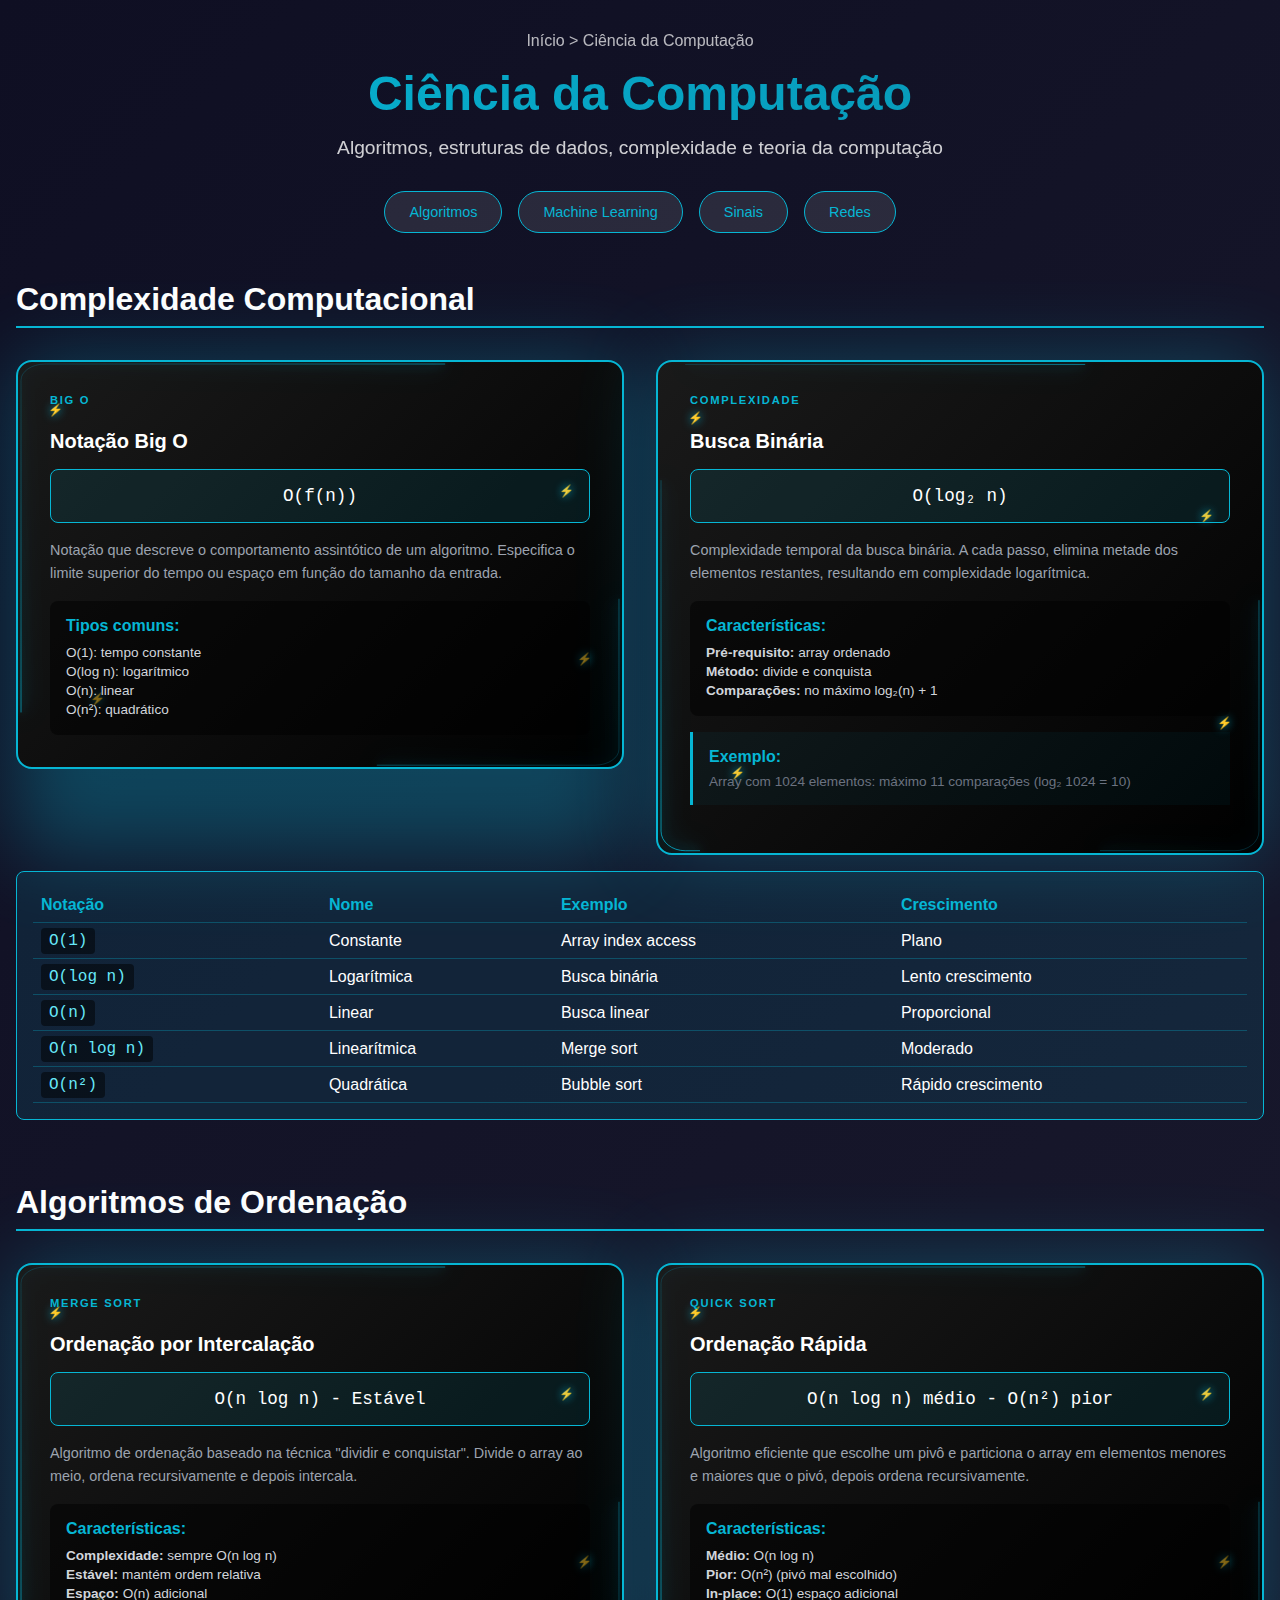
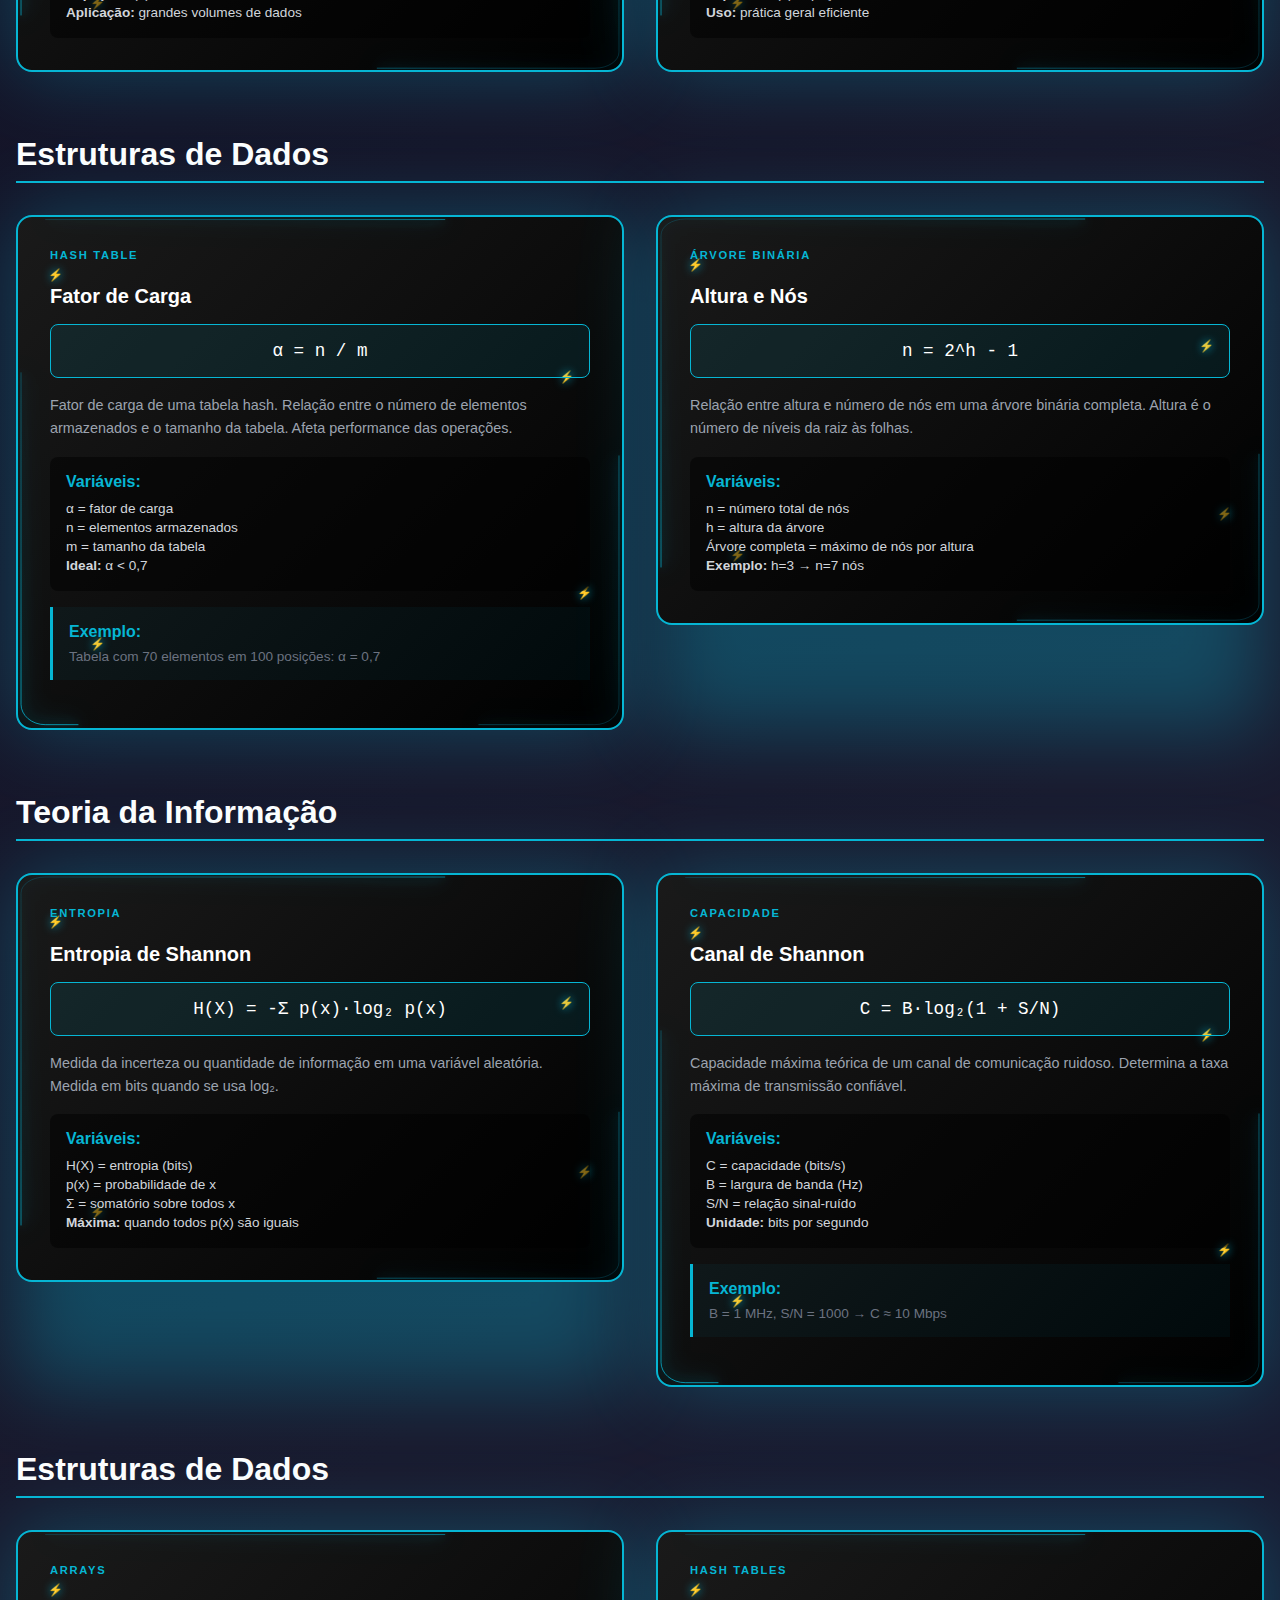
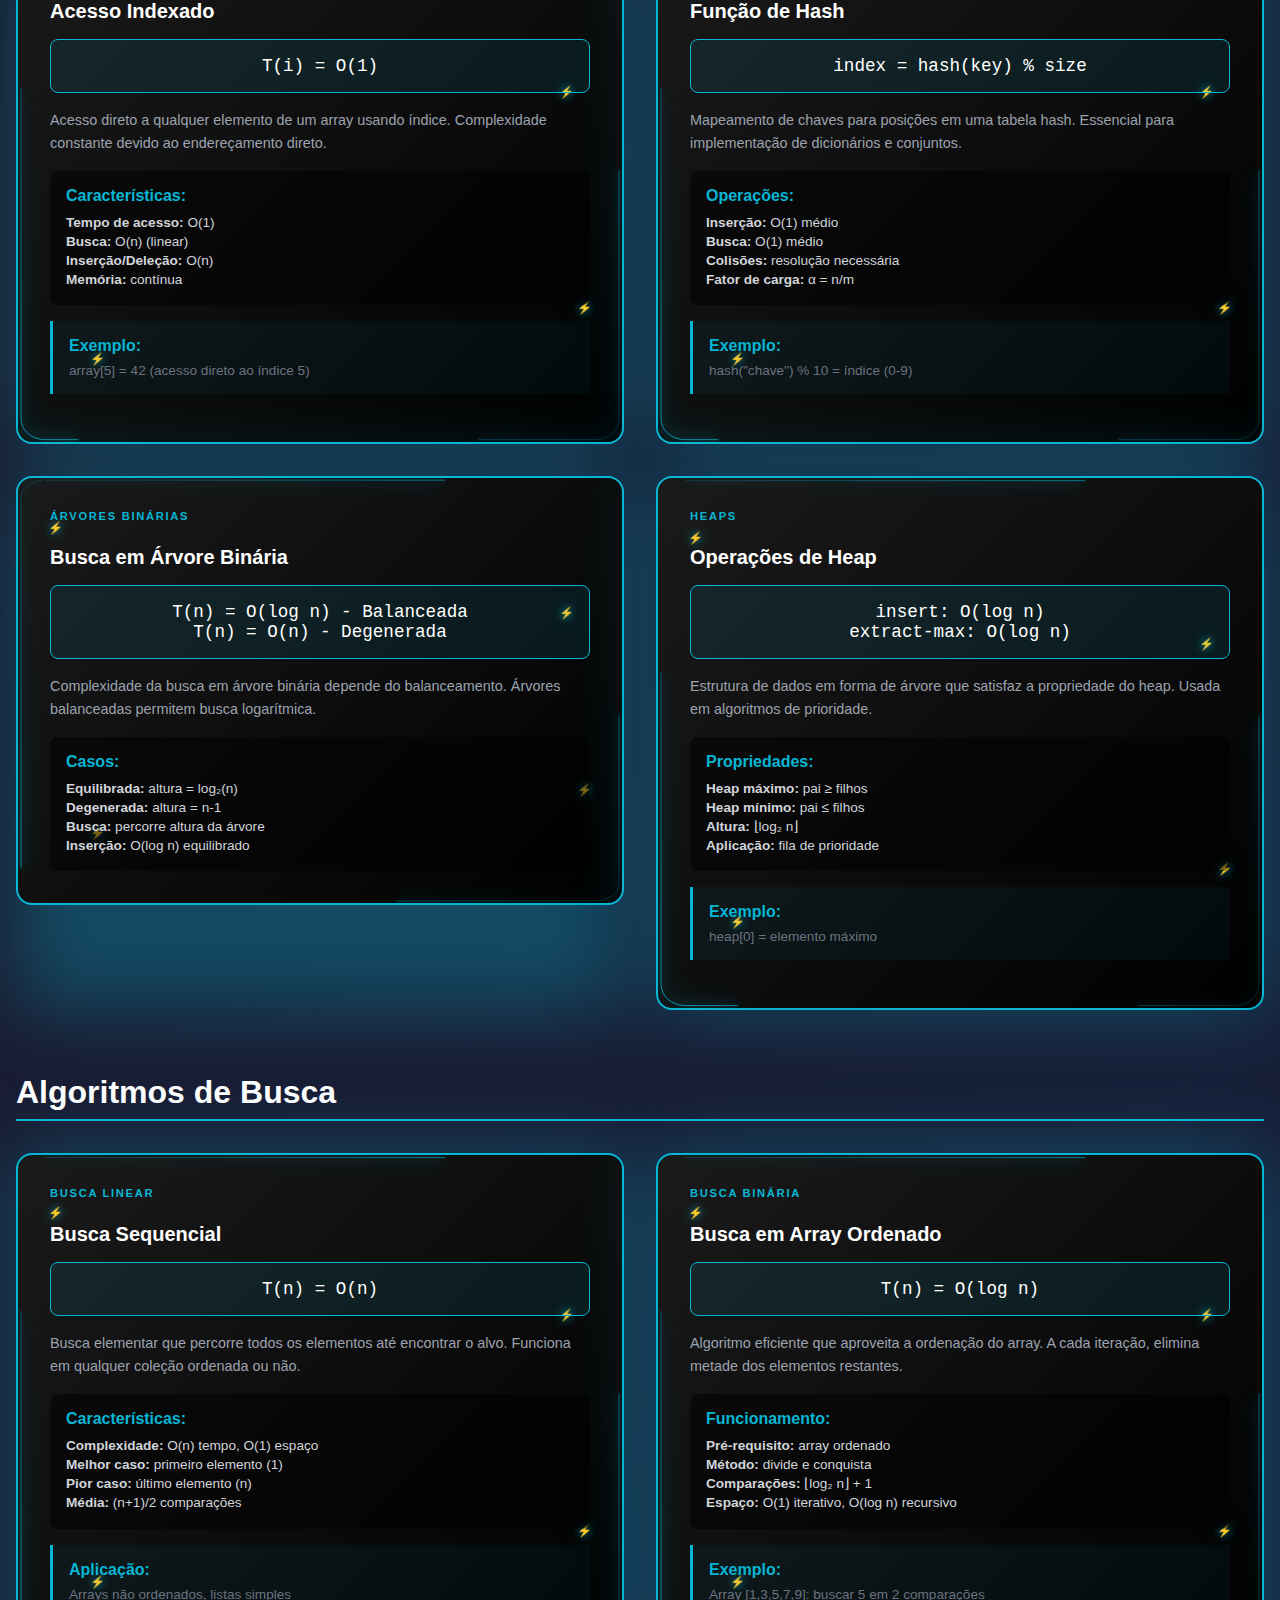
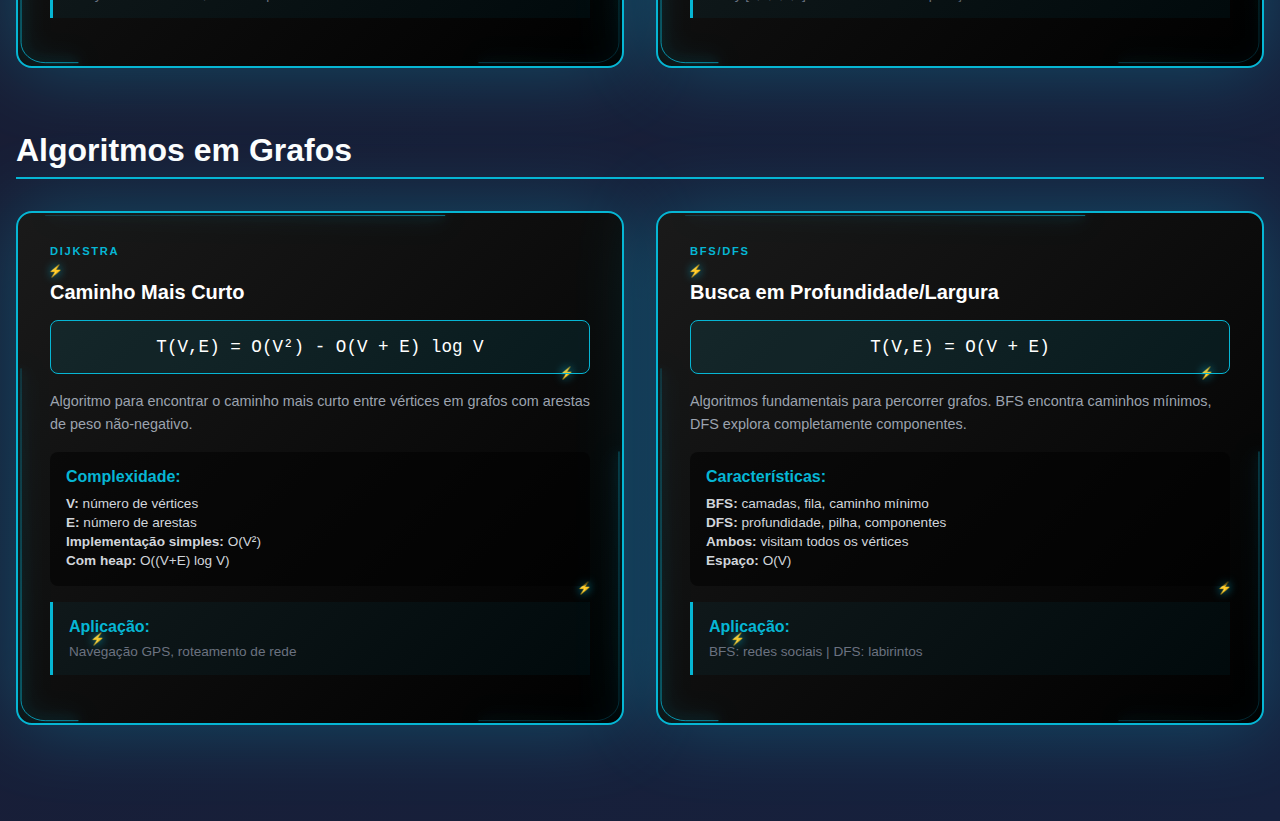
<file: pages/computacao-algoritmos.html>
<!DOCTYPE html>
<html lang="pt-BR">
<head>
    <meta charset="UTF-8">
    <meta name="viewport" content="width=device-width, initial-scale=1.0">
    <title>Ciência da Computação - Fórmulas e Algoritmos</title>
    <link rel="stylesheet" href="../assets/styles.css">
    <style>
        body {
            background: linear-gradient(135deg, #0f0f23 0%, #1a1a2e 50%, #16213e 100%);
            padding: 2rem 1rem;
            font-family: 'Segoe UI', Tahoma, Geneva, Verdana, sans-serif;
        }

        .computing {
            --primary-color: #06b6d4;
            --secondary-color: #0891b2;
            --primary-rgb: 6, 182, 212;
        }

        .nav-container {
            display: flex;
            justify-content: center;
            gap: 1rem;
            margin-bottom: 3rem;
            flex-wrap: wrap;
        }

        .nav-link {
            background: rgba(255, 255, 255, 0.1);
            border: 1px solid var(--primary-color);
            color: var(--primary-color);
            padding: 0.75rem 1.5rem;
            border-radius: 2rem;
            text-decoration: none;
            transition: all 0.3s ease;
            font-size: 0.9rem;
        }

        .nav-link:hover {
            background: var(--primary-color);
            color: white;
            transform: translateY(-2px);
        }

        .complexity-table {
            background: rgba(6, 182, 212, 0.1);
            border: 1px solid #06b6d4;
            border-radius: 0.5rem;
            padding: 1rem;
            margin: 1rem 0;
            overflow-x: auto;
        }

        .complexity-table table {
            width: 100%;
            border-collapse: collapse;
        }

        .complexity-table th,
        .complexity-table td {
            padding: 0.5rem;
            text-align: left;
            border-bottom: 1px solid rgba(6, 182, 212, 0.3);
        }

        .complexity-table th {
            color: #06b6d4;
            font-weight: bold;
        }

        .big-o {
            font-family: 'Courier New', monospace;
            background: rgba(0, 0, 0, 0.5);
            padding: 0.25rem 0.5rem;
            border-radius: 0.25rem;
            color: #67e8f9;
        }
    </style>
</head>
<body class="computing">
    <div class="container">
        <header class="header">
            <nav class="breadcrumb">
                <a href="../index.html">Início</a> > Ciência da Computação
            </nav>
            <h1 class="main-title">Ciência da Computação</h1>
            <p class="subtitle">Algoritmos, estruturas de dados, complexidade e teoria da computação</p>

            <div class="nav-container">
                <a href="computacao-algoritmos.html" class="nav-link">Algoritmos</a>
                <a href="computacao-ml.html" class="nav-link">Machine Learning</a>
                <a href="computacao-sinais.html" class="nav-link">Sinais</a>
                <a href="computacao-redes.html" class="nav-link">Redes</a>
            </div>
        </header>

        <!-- Complexidade Computacional -->
        <section class="section">
            <h2 class="section-title">Complexidade Computacional</h2>
            <div class="grid">
                <div class="card-wrapper">
                    <div class="glow"></div>
                    <div class="card">
                        <svg class="electric-border colored-border" viewBox="0 0 100 100" preserveAspectRatio="none">
                            <defs>
                                <linearGradient id="cyan-gradient-1" x1="0%" y1="0%" x2="100%" y2="100%">
                                    <stop offset="0%" stop-color="#0891b2" stop-opacity="0.3" />
                                    <stop offset="50%" stop-color="#06b6d4" stop-opacity="1" />
                                    <stop offset="100%" stop-color="#0891b2" stop-opacity="0.3" />
                                </linearGradient>
                            </defs>
                            <rect x="0.5" y="0.5" width="99" height="99" rx="4" fill="none" 
                                  stroke="url(#cyan-gradient-1)" stroke-width="0.8" stroke-dasharray="400" 
                                  vector-effect="non-scaling-stroke" />
                        </svg>
                        <div class="lightning-container">
                            <div class="lightning-bolt">⚡</div>
                            <div class="lightning-bolt">⚡</div>
                            <div class="lightning-bolt">⚡</div>
                            <div class="lightning-bolt">⚡</div>
                        </div>
                        <div class="card-content">
                            <div class="card-label">BIG O</div>
                            <h3 class="formula-title">Notação Big O</h3>
                            <div class="formula">O(f(n))</div>
                            <p class="description">Notação que descreve o comportamento assintótico de um algoritmo. Especifica o limite superior do tempo ou espaço em função do tamanho da entrada.</p>
                            <div class="variables">
                                <div class="variables-title">Tipos comuns:</div>
                                <div class="variables-list">
                                    O(1): tempo constante<br>
                                    O(log n): logarítmico<br>
                                    O(n): linear<br>
                                    O(n²): quadrático
                                </div>
                            </div>
                        </div>
                    </div>
                </div>

                <div class="card-wrapper">
                    <div class="glow"></div>
                    <div class="card">
                        <svg class="electric-border colored-border" viewBox="0 0 100 100" preserveAspectRatio="none">
                            <defs>
                                <linearGradient id="cyan-gradient-2" x1="0%" y1="0%" x2="100%" y2="100%">
                                    <stop offset="0%" stop-color="#0891b2" stop-opacity="0.3" />
                                    <stop offset="50%" stop-color="#06b6d4" stop-opacity="1" />
                                    <stop offset="100%" stop-color="#0891b2" stop-opacity="0.3" />
                                </linearGradient>
                            </defs>
                            <rect x="0.5" y="0.5" width="99" height="99" rx="4" fill="none" 
                                  stroke="url(#cyan-gradient-2)" stroke-width="0.8" stroke-dasharray="400" 
                                  vector-effect="non-scaling-stroke" />
                        </svg>
                        <div class="lightning-container">
                            <div class="lightning-bolt">⚡</div>
                            <div class="lightning-bolt">⚡</div>
                            <div class="lightning-bolt">⚡</div>
                            <div class="lightning-bolt">⚡</div>
                        </div>
                        <div class="card-content">
                            <div class="card-label">COMPLEXIDADE</div>
                            <h3 class="formula-title">Busca Binária</h3>
                            <div class="formula">O(log₂ n)</div>
                            <p class="description">Complexidade temporal da busca binária. A cada passo, elimina metade dos elementos restantes, resultando em complexidade logarítmica.</p>
                            <div class="variables">
                                <div class="variables-title">Características:</div>
                                <div class="variables-list">
                                    <strong>Pré-requisito:</strong> array ordenado<br>
                                    <strong>Método:</strong> divide e conquista<br>
                                    <strong>Comparações:</strong> no máximo log₂(n) + 1
                                </div>
                            </div>
                            <div class="example">
                                <div class="example-title">Exemplo:</div>
                                <div class="example-content">Array com 1024 elementos: máximo 11 comparações (log₂ 1024 = 10)</div>
                            </div>
                        </div>
                    </div>
                </div>
            </div>

            <div class="complexity-table">
                <table>
                    <thead>
                        <tr>
                            <th>Notação</th>
                            <th>Nome</th>
                            <th>Exemplo</th>
                            <th>Crescimento</th>
                        </tr>
                    </thead>
                    <tbody>
                        <tr>
                            <td><span class="big-o">O(1)</span></td>
                            <td>Constante</td>
                            <td>Array index access</td>
                            <td>Plano</td>
                        </tr>
                        <tr>
                            <td><span class="big-o">O(log n)</span></td>
                            <td>Logarítmica</td>
                            <td>Busca binária</td>
                            <td>Lento crescimento</td>
                        </tr>
                        <tr>
                            <td><span class="big-o">O(n)</span></td>
                            <td>Linear</td>
                            <td>Busca linear</td>
                            <td>Proporcional</td>
                        </tr>
                        <tr>
                            <td><span class="big-o">O(n log n)</span></td>
                            <td>Linearítmica</td>
                            <td>Merge sort</td>
                            <td>Moderado</td>
                        </tr>
                        <tr>
                            <td><span class="big-o">O(n²)</span></td>
                            <td>Quadrática</td>
                            <td>Bubble sort</td>
                            <td>Rápido crescimento</td>
                        </tr>
                    </tbody>
                </table>
            </div>
        </section>

        <!-- Algoritmos de Ordenação -->
        <section class="section">
            <h2 class="section-title">Algoritmos de Ordenação</h2>
            <div class="grid">
                <div class="card-wrapper">
                    <div class="glow"></div>
                    <div class="card">
                        <svg class="electric-border colored-border" viewBox="0 0 100 100" preserveAspectRatio="none">
                            <defs>
                                <linearGradient id="cyan-gradient-3" x1="0%" y1="0%" x2="100%" y2="100%">
                                    <stop offset="0%" stop-color="#0891b2" stop-opacity="0.3" />
                                    <stop offset="50%" stop-color="#06b6d4" stop-opacity="1" />
                                    <stop offset="100%" stop-color="#0891b2" stop-opacity="0.3" />
                                </linearGradient>
                            </defs>
                            <rect x="0.5" y="0.5" width="99" height="99" rx="4" fill="none" 
                                  stroke="url(#cyan-gradient-3)" stroke-width="0.8" stroke-dasharray="400" 
                                  vector-effect="non-scaling-stroke" />
                        </svg>
                        <div class="lightning-container">
                            <div class="lightning-bolt">⚡</div>
                            <div class="lightning-bolt">⚡</div>
                            <div class="lightning-bolt">⚡</div>
                            <div class="lightning-bolt">⚡</div>
                        </div>
                        <div class="card-content">
                            <div class="card-label">MERGE SORT</div>
                            <h3 class="formula-title">Ordenação por Intercalação</h3>
                            <div class="formula">O(n log n) - Estável</div>
                            <p class="description">Algoritmo de ordenação baseado na técnica "dividir e conquistar". Divide o array ao meio, ordena recursivamente e depois intercala.</p>
                            <div class="variables">
                                <div class="variables-title">Características:</div>
                                <div class="variables-list">
                                    <strong>Complexidade:</strong> sempre O(n log n)<br>
                                    <strong>Estável:</strong> mantém ordem relativa<br>
                                    <strong>Espaço:</strong> O(n) adicional<br>
                                    <strong>Aplicação:</strong> grandes volumes de dados
                                </div>
                            </div>
                        </div>
                    </div>
                </div>

                <div class="card-wrapper">
                    <div class="glow"></div>
                    <div class="card">
                        <svg class="electric-border colored-border" viewBox="0 0 100 100" preserveAspectRatio="none">
                            <defs>
                                <linearGradient id="cyan-gradient-4" x1="0%" y1="0%" x2="100%" y2="100%">
                                    <stop offset="0%" stop-color="#0891b2" stop-opacity="0.3" />
                                    <stop offset="50%" stop-color="#06b6d4" stop-opacity="1" />
                                    <stop offset="100%" stop-color="#0891b2" stop-opacity="0.3" />
                                </linearGradient>
                            </defs>
                            <rect x="0.5" y="0.5" width="99" height="99" rx="4" fill="none" 
                                  stroke="url(#cyan-gradient-4)" stroke-width="0.8" stroke-dasharray="400" 
                                  vector-effect="non-scaling-stroke" />
                        </svg>
                        <div class="lightning-container">
                            <div class="lightning-bolt">⚡</div>
                            <div class="lightning-bolt">⚡</div>
                            <div class="lightning-bolt">⚡</div>
                            <div class="lightning-bolt">⚡</div>
                        </div>
                        <div class="card-content">
                            <div class="card-label">QUICK SORT</div>
                            <h3 class="formula-title">Ordenação Rápida</h3>
                            <div class="formula">O(n log n) médio - O(n²) pior</div>
                            <p class="description">Algoritmo eficiente que escolhe um pivô e particiona o array em elementos menores e maiores que o pivó, depois ordena recursivamente.</p>
                            <div class="variables">
                                <div class="variables-title">Características:</div>
                                <div class="variables-list">
                                    <strong>Médio:</strong> O(n log n)<br>
                                    <strong>Pior:</strong> O(n²) (pivó mal escolhido)<br>
                                    <strong>In-place:</strong> O(1) espaço adicional<br>
                                    <strong>Uso:</strong> prática geral eficiente
                                </div>
                            </div>
                        </div>
                    </div>
                </div>
            </div>
        </section>

        <!-- Estruturas de Dados -->
        <section class="section">
            <h2 class="section-title">Estruturas de Dados</h2>
            <div class="grid">
                <div class="card-wrapper">
                    <div class="glow"></div>
                    <div class="card">
                        <svg class="electric-border colored-border" viewBox="0 0 100 100" preserveAspectRatio="none">
                            <defs>
                                <linearGradient id="cyan-gradient-5" x1="0%" y1="0%" x2="100%" y2="100%">
                                    <stop offset="0%" stop-color="#0891b2" stop-opacity="0.3" />
                                    <stop offset="50%" stop-color="#06b6d4" stop-opacity="1" />
                                    <stop offset="100%" stop-color="#0891b2" stop-opacity="0.3" />
                                </linearGradient>
                            </defs>
                            <rect x="0.5" y="0.5" width="99" height="99" rx="4" fill="none" 
                                  stroke="url(#cyan-gradient-5)" stroke-width="0.8" stroke-dasharray="400" 
                                  vector-effect="non-scaling-stroke" />
                        </svg>
                        <div class="lightning-container">
                            <div class="lightning-bolt">⚡</div>
                            <div class="lightning-bolt">⚡</div>
                            <div class="lightning-bolt">⚡</div>
                            <div class="lightning-bolt">⚡</div>
                        </div>
                        <div class="card-content">
                            <div class="card-label">HASH TABLE</div>
                            <h3 class="formula-title">Fator de Carga</h3>
                            <div class="formula">α = n / m</div>
                            <p class="description">Fator de carga de uma tabela hash. Relação entre o número de elementos armazenados e o tamanho da tabela. Afeta performance das operações.</p>
                            <div class="variables">
                                <div class="variables-title">Variáveis:</div>
                                <div class="variables-list">
                                    α = fator de carga<br>
                                    n = elementos armazenados<br>
                                    m = tamanho da tabela<br>
                                    <strong>Ideal:</strong> α < 0,7
                                </div>
                            </div>
                            <div class="example">
                                <div class="example-title">Exemplo:</div>
                                <div class="example-content">Tabela com 70 elementos em 100 posições: α = 0,7</div>
                            </div>
                        </div>
                    </div>
                </div>

                <div class="card-wrapper">
                    <div class="glow"></div>
                    <div class="card">
                        <svg class="electric-border colored-border" viewBox="0 0 100 100" preserveAspectRatio="none">
                            <defs>
                                <linearGradient id="cyan-gradient-6" x1="0%" y1="0%" x2="100%" y2="100%">
                                    <stop offset="0%" stop-color="#0891b2" stop-opacity="0.3" />
                                    <stop offset="50%" stop-color="#06b6d4" stop-opacity="1" />
                                    <stop offset="100%" stop-color="#0891b2" stop-opacity="0.3" />
                                </linearGradient>
                            </defs>
                            <rect x="0.5" y="0.5" width="99" height="99" rx="4" fill="none" 
                                  stroke="url(#cyan-gradient-6)" stroke-width="0.8" stroke-dasharray="400" 
                                  vector-effect="non-scaling-stroke" />
                        </svg>
                        <div class="lightning-container">
                            <div class="lightning-bolt">⚡</div>
                            <div class="lightning-bolt">⚡</div>
                            <div class="lightning-bolt">⚡</div>
                            <div class="lightning-bolt">⚡</div>
                        </div>
                        <div class="card-content">
                            <div class="card-label">ÁRVORE BINÁRIA</div>
                            <h3 class="formula-title">Altura e Nós</h3>
                            <div class="formula">n = 2^h - 1</div>
                            <p class="description">Relação entre altura e número de nós em uma árvore binária completa. Altura é o número de níveis da raiz às folhas.</p>
                            <div class="variables">
                                <div class="variables-title">Variáveis:</div>
                                <div class="variables-list">
                                    n = número total de nós<br>
                                    h = altura da árvore<br>
                                    Árvore completa = máximo de nós por altura<br>
                                    <strong>Exemplo:</strong> h=3 → n=7 nós
                                </div>
                            </div>
                        </div>
                    </div>
                </div>
            </div>
        </section>

        <!-- Teoria da Informação -->
        <section class="section">
            <h2 class="section-title">Teoria da Informação</h2>
            <div class="grid">
                <div class="card-wrapper">
                    <div class="glow"></div>
                    <div class="card">
                        <svg class="electric-border colored-border" viewBox="0 0 100 100" preserveAspectRatio="none">
                            <defs>
                                <linearGradient id="cyan-gradient-7" x1="0%" y1="0%" x2="100%" y2="100%">
                                    <stop offset="0%" stop-color="#0891b2" stop-opacity="0.3" />
                                    <stop offset="50%" stop-color="#06b6d4" stop-opacity="1" />
                                    <stop offset="100%" stop-color="#0891b2" stop-opacity="0.3" />
                                </linearGradient>
                            </defs>
                            <rect x="0.5" y="0.5" width="99" height="99" rx="4" fill="none" 
                                  stroke="url(#cyan-gradient-7)" stroke-width="0.8" stroke-dasharray="400" 
                                  vector-effect="non-scaling-stroke" />
                        </svg>
                        <div class="lightning-container">
                            <div class="lightning-bolt">⚡</div>
                            <div class="lightning-bolt">⚡</div>
                            <div class="lightning-bolt">⚡</div>
                            <div class="lightning-bolt">⚡</div>
                        </div>
                        <div class="card-content">
                            <div class="card-label">ENTROPIA</div>
                            <h3 class="formula-title">Entropia de Shannon</h3>
                            <div class="formula">H(X) = -Σ p(x)·log₂ p(x)</div>
                            <p class="description">Medida da incerteza ou quantidade de informação em uma variável aleatória. Medida em bits quando se usa log₂.</p>
                            <div class="variables">
                                <div class="variables-title">Variáveis:</div>
                                <div class="variables-list">
                                    H(X) = entropia (bits)<br>
                                    p(x) = probabilidade de x<br>
                                    Σ = somatório sobre todos x<br>
                                    <strong>Máxima:</strong> quando todos p(x) são iguais
                                </div>
                            </div>
                        </div>
                    </div>
                </div>

                <div class="card-wrapper">
                    <div class="glow"></div>
                    <div class="card">
                        <svg class="electric-border colored-border" viewBox="0 0 100 100" preserveAspectRatio="none">
                            <defs>
                                <linearGradient id="cyan-gradient-8" x1="0%" y1="0%" x2="100%" y2="100%">
                                    <stop offset="0%" stop-color="#0891b2" stop-opacity="0.3" />
                                    <stop offset="50%" stop-color="#06b6d4" stop-opacity="1" />
                                    <stop offset="100%" stop-color="#0891b2" stop-opacity="0.3" />
                                </linearGradient>
                            </defs>
                            <rect x="0.5" y="0.5" width="99" height="99" rx="4" fill="none" 
                                  stroke="url(#cyan-gradient-8)" stroke-width="0.8" stroke-dasharray="400" 
                                  vector-effect="non-scaling-stroke" />
                        </svg>
                        <div class="lightning-container">
                            <div class="lightning-bolt">⚡</div>
                            <div class="lightning-bolt">⚡</div>
                            <div class="lightning-bolt">⚡</div>
                            <div class="lightning-bolt">⚡</div>
                        </div>
                        <div class="card-content">
                            <div class="card-label">CAPACIDADE</div>
                            <h3 class="formula-title">Canal de Shannon</h3>
                            <div class="formula">C = B·log₂(1 + S/N)</div>
                            <p class="description">Capacidade máxima teórica de um canal de comunicação ruidoso. Determina a taxa máxima de transmissão confiável.</p>
                            <div class="variables">
                                <div class="variables-title">Variáveis:</div>
                                <div class="variables-list">
                                    C = capacidade (bits/s)<br>
                                    B = largura de banda (Hz)<br>
                                    S/N = relação sinal-ruído<br>
                                    <strong>Unidade:</strong> bits por segundo
                                </div>
                            </div>
                            <div class="example">
                                <div class="example-title">Exemplo:</div>
                                <div class="example-content">B = 1 MHz, S/N = 1000 → C ≈ 10 Mbps</div>
                            </div>
                        </div>
                    </div>
                </div>
            </div>
        </section>

        <!-- Estruturas de Dados -->
        <section class="section">
            <h2 class="section-title">Estruturas de Dados</h2>
            <div class="grid">
                <div class="card-wrapper">
                    <div class="glow"></div>
                    <div class="card">
                        <svg class="electric-border colored-border" viewBox="0 0 100 100" preserveAspectRatio="none">
                            <defs>
                                <linearGradient id="cyan-gradient-9" x1="0%" y1="0%" x2="100%" y2="100%">
                                    <stop offset="0%" stop-color="#0891b2" stop-opacity="0.3" />
                                    <stop offset="50%" stop-color="#06b6d4" stop-opacity="1" />
                                    <stop offset="100%" stop-color="#0891b2" stop-opacity="0.3" />
                                </linearGradient>
                            </defs>
                            <rect x="0.5" y="0.5" width="99" height="99" rx="4" fill="none" 
                                  stroke="url(#cyan-gradient-9)" stroke-width="0.8" stroke-dasharray="400" 
                                  vector-effect="non-scaling-stroke" />
                        </svg>
                        <div class="lightning-container">
                            <div class="lightning-bolt">⚡</div>
                            <div class="lightning-bolt">⚡</div>
                            <div class="lightning-bolt">⚡</div>
                            <div class="lightning-bolt">⚡</div>
                        </div>
                        <div class="card-content">
                            <div class="card-label">ARRAYS</div>
                            <h3 class="formula-title">Acesso Indexado</h3>
                            <div class="formula">T(i) = O(1)</div>
                            <p class="description">Acesso direto a qualquer elemento de um array usando índice. Complexidade constante devido ao endereçamento direto.</p>
                            <div class="variables">
                                <div class="variables-title">Características:</div>
                                <div class="variables-list">
                                    <strong>Tempo de acesso:</strong> O(1)<br>
                                    <strong>Busca:</strong> O(n) (linear)<br>
                                    <strong>Inserção/Deleção:</strong> O(n)<br>
                                    <strong>Memória:</strong> contínua
                                </div>
                            </div>
                            <div class="example">
                                <div class="example-title">Exemplo:</div>
                                <div class="example-content">array[5] = 42 (acesso direto ao índice 5)</div>
                            </div>
                        </div>
                    </div>
                </div>

                <div class="card-wrapper">
                    <div class="glow"></div>
                    <div class="card">
                        <svg class="electric-border colored-border" viewBox="0 0 100 100" preserveAspectRatio="none">
                            <defs>
                                <linearGradient id="cyan-gradient-10" x1="0%" y1="0%" x2="100%" y2="100%">
                                    <stop offset="0%" stop-color="#0891b2" stop-opacity="0.3" />
                                    <stop offset="50%" stop-color="#06b6d4" stop-opacity="1" />
                                    <stop offset="100%" stop-color="#0891b2" stop-opacity="0.3" />
                                </linearGradient>
                            </defs>
                            <rect x="0.5" y="0.5" width="99" height="99" rx="4" fill="none" 
                                  stroke="url(#cyan-gradient-10)" stroke-width="0.8" stroke-dasharray="400" 
                                  vector-effect="non-scaling-stroke" />
                        </svg>
                        <div class="lightning-container">
                            <div class="lightning-bolt">⚡</div>
                            <div class="lightning-bolt">⚡</div>
                            <div class="lightning-bolt">⚡</div>
                            <div class="lightning-bolt">⚡</div>
                        </div>
                        <div class="card-content">
                            <div class="card-label">HASH TABLES</div>
                            <h3 class="formula-title">Função de Hash</h3>
                            <div class="formula">index = hash(key) % size</div>
                            <p class="description">Mapeamento de chaves para posições em uma tabela hash. Essencial para implementação de dicionários e conjuntos.</p>
                            <div class="variables">
                                <div class="variables-title">Operações:</div>
                                <div class="variables-list">
                                    <strong>Inserção:</strong> O(1) médio<br>
                                    <strong>Busca:</strong> O(1) médio<br>
                                    <strong>Colisões:</strong> resolução necessária<br>
                                    <strong>Fator de carga:</strong> α = n/m
                                </div>
                            </div>
                            <div class="example">
                                <div class="example-title">Exemplo:</div>
                                <div class="example-content">hash("chave") % 10 = índice (0-9)</div>
                            </div>
                        </div>
                    </div>
                </div>

                <div class="card-wrapper">
                    <div class="glow"></div>
                    <div class="card">
                        <svg class="electric-border colored-border" viewBox="0 0 100 100" preserveAspectRatio="none">
                            <defs>
                                <linearGradient id="cyan-gradient-11" x1="0%" y1="0%" x2="100%" y2="100%">
                                    <stop offset="0%" stop-color="#0891b2" stop-opacity="0.3" />
                                    <stop offset="50%" stop-color="#06b6d4" stop-opacity="1" />
                                    <stop offset="100%" stop-color="#0891b2" stop-opacity="0.3" />
                                </linearGradient>
                            </defs>
                            <rect x="0.5" y="0.5" width="99" height="99" rx="4" fill="none" 
                                  stroke="url(#cyan-gradient-11)" stroke-width="0.8" stroke-dasharray="400" 
                                  vector-effect="non-scaling-stroke" />
                        </svg>
                        <div class="lightning-container">
                            <div class="lightning-bolt">⚡</div>
                            <div class="lightning-bolt">⚡</div>
                            <div class="lightning-bolt">⚡</div>
                            <div class="lightning-bolt">⚡</div>
                        </div>
                        <div class="card-content">
                            <div class="card-label">ÁRVORES BINÁRIAS</div>
                            <h3 class="formula-title">Busca em Árvore Binária</h3>
                            <div class="formula">T(n) = O(log n) - Balanceada<br>T(n) = O(n) - Degenerada</div>
                            <p class="description">Complexidade da busca em árvore binária depende do balanceamento. Árvores balanceadas permitem busca logarítmica.</p>
                            <div class="variables">
                                <div class="variables-title">Casos:</div>
                                <div class="variables-list">
                                    <strong>Equilibrada:</strong> altura = log₂(n)<br>
                                    <strong>Degenerada:</strong> altura = n-1<br>
                                    <strong>Busca:</strong> percorre altura da árvore<br>
                                    <strong>Inserção:</strong> O(log n) equilibrado
                                </div>
                            </div>
                        </div>
                    </div>
                </div>

                <div class="card-wrapper">
                    <div class="glow"></div>
                    <div class="card">
                        <svg class="electric-border colored-border" viewBox="0 0 100 100" preserveAspectRatio="none">
                            <defs>
                                <linearGradient id="cyan-gradient-12" x1="0%" y1="0%" x2="100%" y2="100%">
                                    <stop offset="0%" stop-color="#0891b2" stop-opacity="0.3" />
                                    <stop offset="50%" stop-color="#06b6d4" stop-opacity="1" />
                                    <stop offset="100%" stop-color="#0891b2" stop-opacity="0.3" />
                                </linearGradient>
                            </defs>
                            <rect x="0.5" y="0.5" width="99" height="99" rx="4" fill="none" 
                                  stroke="url(#cyan-gradient-12)" stroke-width="0.8" stroke-dasharray="400" 
                                  vector-effect="non-scaling-stroke" />
                        </svg>
                        <div class="lightning-container">
                            <div class="lightning-bolt">⚡</div>
                            <div class="lightning-bolt">⚡</div>
                            <div class="lightning-bolt">⚡</div>
                            <div class="lightning-bolt">⚡</div>
                        </div>
                        <div class="card-content">
                            <div class="card-label">HEAPS</div>
                            <h3 class="formula-title">Operações de Heap</h3>
                            <div class="formula">insert: O(log n)<br>extract-max: O(log n)</div>
                            <p class="description">Estrutura de dados em forma de árvore que satisfaz a propriedade do heap. Usada em algoritmos de prioridade.</p>
                            <div class="variables">
                                <div class="variables-title">Propriedades:</div>
                                <div class="variables-list">
                                    <strong>Heap máximo:</strong> pai ≥ filhos<br>
                                    <strong>Heap mínimo:</strong> pai ≤ filhos<br>
                                    <strong>Altura:</strong> ⌊log₂ n⌋<br>
                                    <strong>Aplicação:</strong> fila de prioridade
                                </div>
                            </div>
                            <div class="example">
                                <div class="example-title">Exemplo:</div>
                                <div class="example-content">heap[0] = elemento máximo</div>
                            </div>
                        </div>
                    </div>
                </div>
            </div>
        </section>

        <!-- Algoritmos de Busca -->
        <section class="section">
            <h2 class="section-title">Algoritmos de Busca</h2>
            <div class="grid">
                <div class="card-wrapper">
                    <div class="glow"></div>
                    <div class="card">
                        <svg class="electric-border colored-border" viewBox="0 0 100 100" preserveAspectRatio="none">
                            <defs>
                                <linearGradient id="cyan-gradient-13" x1="0%" y1="0%" x2="100%" y2="100%">
                                    <stop offset="0%" stop-color="#0891b2" stop-opacity="0.3" />
                                    <stop offset="50%" stop-color="#06b6d4" stop-opacity="1" />
                                    <stop offset="100%" stop-color="#0891b2" stop-opacity="0.3" />
                                </linearGradient>
                            </defs>
                            <rect x="0.5" y="0.5" width="99" height="99" rx="4" fill="none" 
                                  stroke="url(#cyan-gradient-13)" stroke-width="0.8" stroke-dasharray="400" 
                                  vector-effect="non-scaling-stroke" />
                        </svg>
                        <div class="lightning-container">
                            <div class="lightning-bolt">⚡</div>
                            <div class="lightning-bolt">⚡</div>
                            <div class="lightning-bolt">⚡</div>
                            <div class="lightning-bolt">⚡</div>
                        </div>
                        <div class="card-content">
                            <div class="card-label">BUSCA LINEAR</div>
                            <h3 class="formula-title">Busca Sequencial</h3>
                            <div class="formula">T(n) = O(n)</div>
                            <p class="description">Busca elementar que percorre todos os elementos até encontrar o alvo. Funciona em qualquer coleção ordenada ou não.</p>
                            <div class="variables">
                                <div class="variables-title">Características:</div>
                                <div class="variables-list">
                                    <strong>Complexidade:</strong> O(n) tempo, O(1) espaço<br>
                                    <strong>Melhor caso:</strong> primeiro elemento (1)<br>
                                    <strong>Pior caso:</strong> último elemento (n)<br>
                                    <strong>Média:</strong> (n+1)/2 comparações
                                </div>
                            </div>
                            <div class="example">
                                <div class="example-title">Aplicação:</div>
                                <div class="example-content">Arrays não ordenados, listas simples</div>
                            </div>
                        </div>
                    </div>
                </div>

                <div class="card-wrapper">
                    <div class="glow"></div>
                    <div class="card">
                        <svg class="electric-border colored-border" viewBox="0 0 100 100" preserveAspectRatio="none">
                            <defs>
                                <linearGradient id="cyan-gradient-14" x1="0%" y1="0%" x2="100%" y2="100%">
                                    <stop offset="0%" stop-color="#0891b2" stop-opacity="0.3" />
                                    <stop offset="50%" stop-color="#06b6d4" stop-opacity="1" />
                                    <stop offset="100%" stop-color="#0891b2" stop-opacity="0.3" />
                                </linearGradient>
                            </defs>
                            <rect x="0.5" y="0.5" width="99" height="99" rx="4" fill="none" 
                                  stroke="url(#cyan-gradient-14)" stroke-width="0.8" stroke-dasharray="400" 
                                  vector-effect="non-scaling-stroke" />
                        </svg>
                        <div class="lightning-container">
                            <div class="lightning-bolt">⚡</div>
                            <div class="lightning-bolt">⚡</div>
                            <div class="lightning-bolt">⚡</div>
                            <div class="lightning-bolt">⚡</div>
                        </div>
                        <div class="card-content">
                            <div class="card-label">BUSCA BINÁRIA</div>
                            <h3 class="formula-title">Busca em Array Ordenado</h3>
                            <div class="formula">T(n) = O(log n)</div>
                            <p class="description">Algoritmo eficiente que aproveita a ordenação do array. A cada iteração, elimina metade dos elementos restantes.</p>
                            <div class="variables">
                                <div class="variables-title">Funcionamento:</div>
                                <div class="variables-list">
                                    <strong>Pré-requisito:</strong> array ordenado<br>
                                    <strong>Método:</strong> divide e conquista<br>
                                    <strong>Comparações:</strong> ⌊log₂ n⌋ + 1<br>
                                    <strong>Espaço:</strong> O(1) iterativo, O(log n) recursivo
                                </div>
                            </div>
                            <div class="example">
                                <div class="example-title">Exemplo:</div>
                                <div class="example-content">Array [1,3,5,7,9]: buscar 5 em 2 comparações</div>
                            </div>
                        </div>
                    </div>
                </div>
            </div>
        </section>

        <!-- Grafos -->
        <section class="section">
            <h2 class="section-title">Algoritmos em Grafos</h2>
            <div class="grid">
                <div class="card-wrapper">
                    <div class="glow"></div>
                    <div class="card">
                        <svg class="electric-border colored-border" viewBox="0 0 100 100" preserveAspectRatio="none">
                            <defs>
                                <linearGradient id="cyan-gradient-15" x1="0%" y1="0%" x2="100%" y2="100%">
                                    <stop offset="0%" stop-color="#0891b2" stop-opacity="0.3" />
                                    <stop offset="50%" stop-color="#06b6d4" stop-opacity="1" />
                                    <stop offset="100%" stop-color="#0891b2" stop-opacity="0.3" />
                                </linearGradient>
                            </defs>
                            <rect x="0.5" y="0.5" width="99" height="99" rx="4" fill="none" 
                                  stroke="url(#cyan-gradient-15)" stroke-width="0.8" stroke-dasharray="400" 
                                  vector-effect="non-scaling-stroke" />
                        </svg>
                        <div class="lightning-container">
                            <div class="lightning-bolt">⚡</div>
                            <div class="lightning-bolt">⚡</div>
                            <div class="lightning-bolt">⚡</div>
                            <div class="lightning-bolt">⚡</div>
                        </div>
                        <div class="card-content">
                            <div class="card-label">DIJKSTRA</div>
                            <h3 class="formula-title">Caminho Mais Curto</h3>
                            <div class="formula">T(V,E) = O(V²) - O(V + E) log V</div>
                            <p class="description">Algoritmo para encontrar o caminho mais curto entre vértices em grafos com arestas de peso não-negativo.</p>
                            <div class="variables">
                                <div class="variables-title">Complexidade:</div>
                                <div class="variables-list">
                                    <strong>V:</strong> número de vértices<br>
                                    <strong>E:</strong> número de arestas<br>
                                    <strong>Implementação simples:</strong> O(V²)<br>
                                    <strong>Com heap:</strong> O((V+E) log V)
                                </div>
                            </div>
                            <div class="example">
                                <div class="example-title">Aplicação:</div>
                                <div class="example-content">Navegação GPS, roteamento de rede</div>
                            </div>
                        </div>
                    </div>
                </div>

                <div class="card-wrapper">
                    <div class="glow"></div>
                    <div class="card">
                        <svg class="electric-border colored-border" viewBox="0 0 100 100" preserveAspectRatio="none">
                            <defs>
                                <linearGradient id="cyan-gradient-16" x1="0%" y1="0%" x2="100%" y2="100%">
                                    <stop offset="0%" stop-color="#0891b2" stop-opacity="0.3" />
                                    <stop offset="50%" stop-color="#06b6d4" stop-opacity="1" />
                                    <stop offset="100%" stop-color="#0891b2" stop-opacity="0.3" />
                                </linearGradient>
                            </defs>
                            <rect x="0.5" y="0.5" width="99" height="99" rx="4" fill="none" 
                                  stroke="url(#cyan-gradient-16)" stroke-width="0.8" stroke-dasharray="400" 
                                  vector-effect="non-scaling-stroke" />
                        </svg>
                        <div class="lightning-container">
                            <div class="lightning-bolt">⚡</div>
                            <div class="lightning-bolt">⚡</div>
                            <div class="lightning-bolt">⚡</div>
                            <div class="lightning-bolt">⚡</div>
                        </div>
                        <div class="card-content">
                            <div class="card-label">BFS/DFS</div>
                            <h3 class="formula-title">Busca em Profundidade/Largura</h3>
                            <div class="formula">T(V,E) = O(V + E)</div>
                            <p class="description">Algoritmos fundamentais para percorrer grafos. BFS encontra caminhos mínimos, DFS explora completamente componentes.</p>
                            <div class="variables">
                                <div class="variables-title">Características:</div>
                                <div class="variables-list">
                                    <strong>BFS:</strong> camadas, fila, caminho mínimo<br>
                                    <strong>DFS:</strong> profundidade, pilha, componentes<br>
                                    <strong>Ambos:</strong> visitam todos os vértices<br>
                                    <strong>Espaço:</strong> O(V)
                                </div>
                            </div>
                            <div class="example">
                                <div class="example-title">Aplicação:</div>
                                <div class="example-content">BFS: redes sociais | DFS: labirintos</div>
                            </div>
                        </div>
                    </div>
                </div>
            </div>
        </section>
    </div>
</body>
</html>
</file>
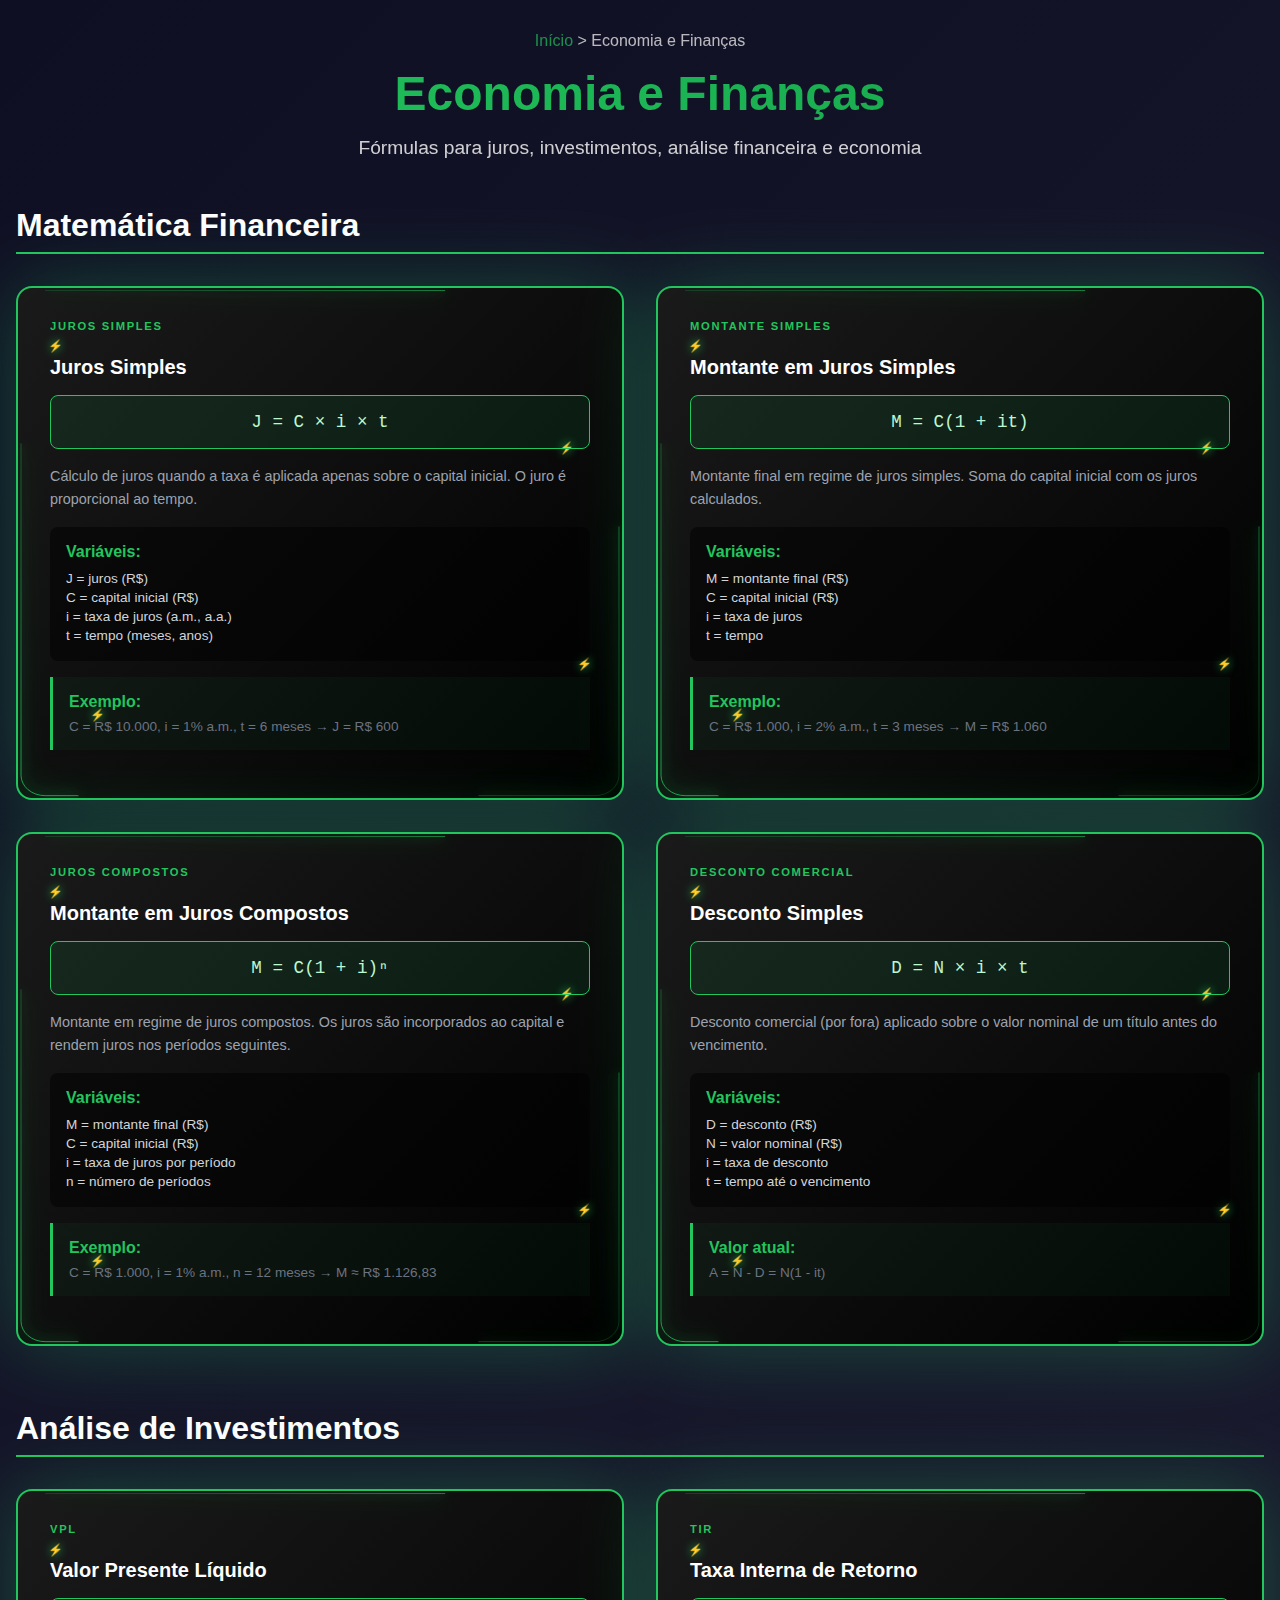
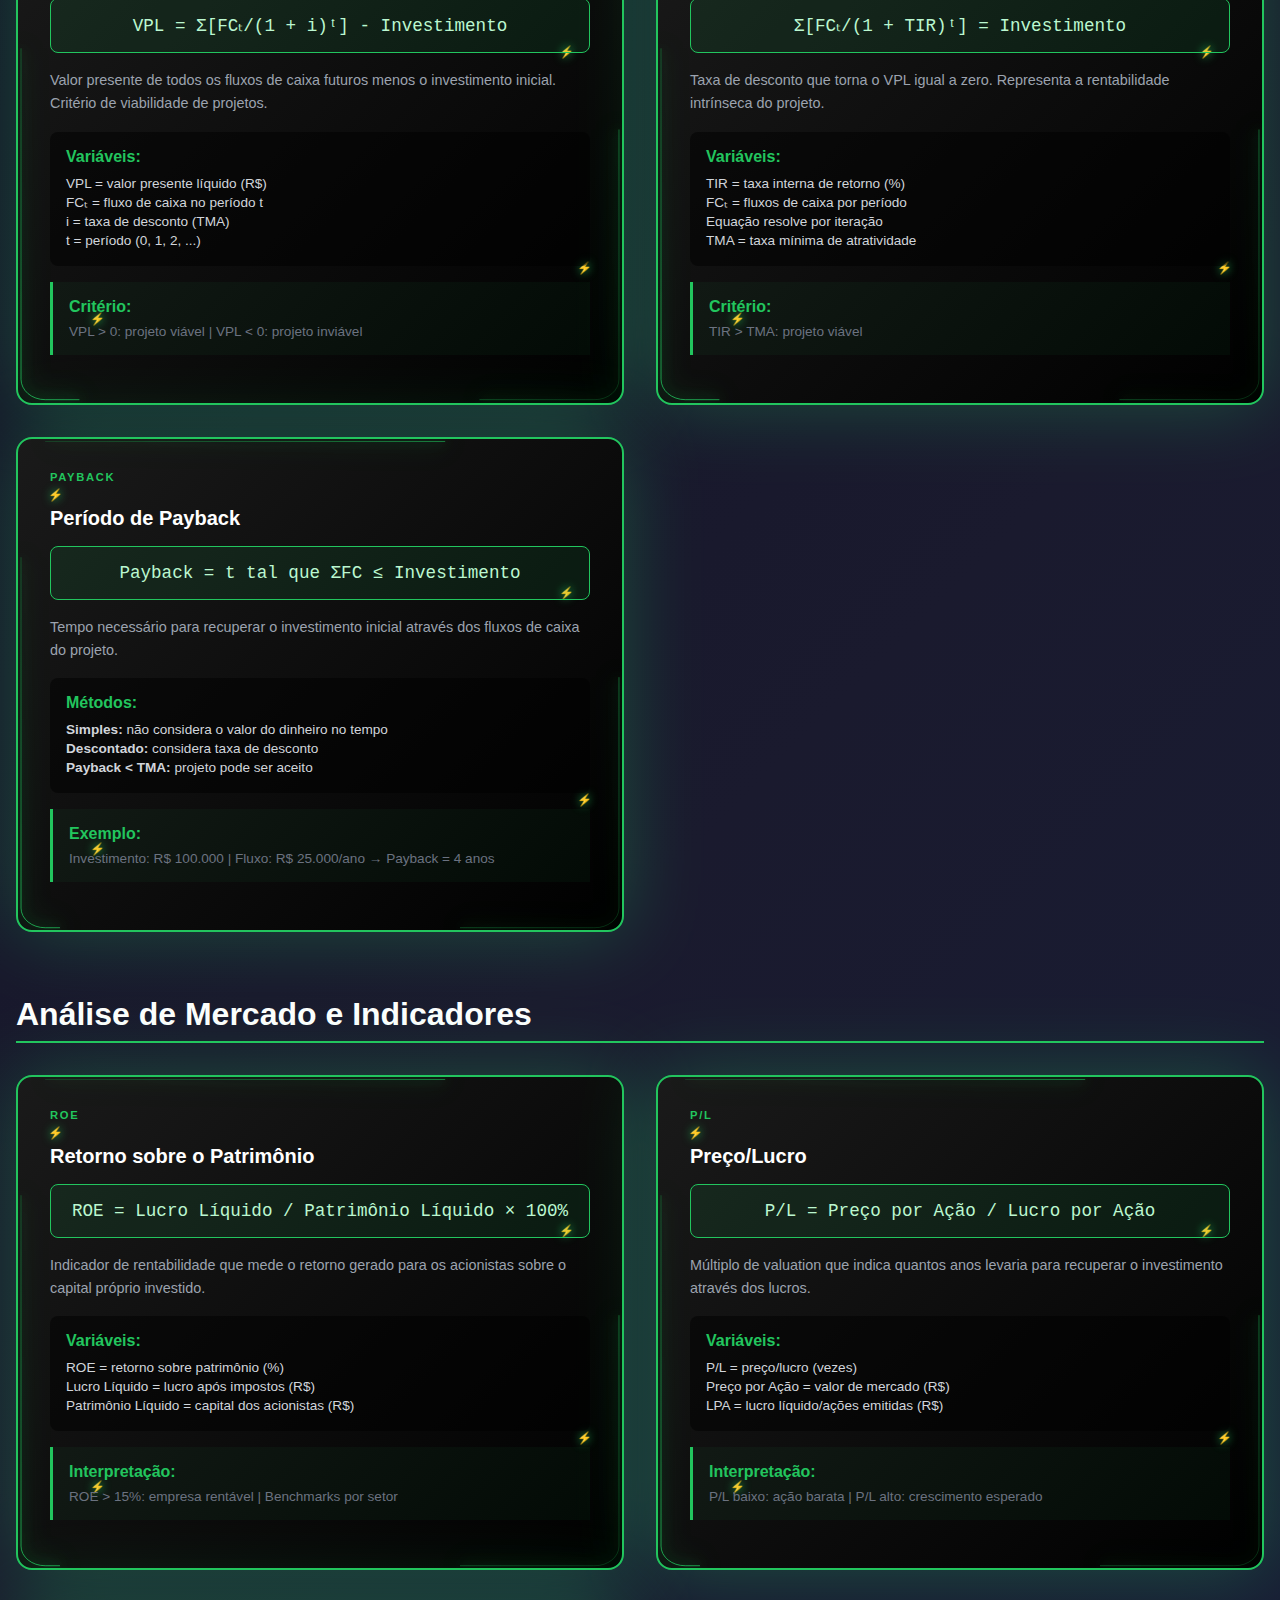
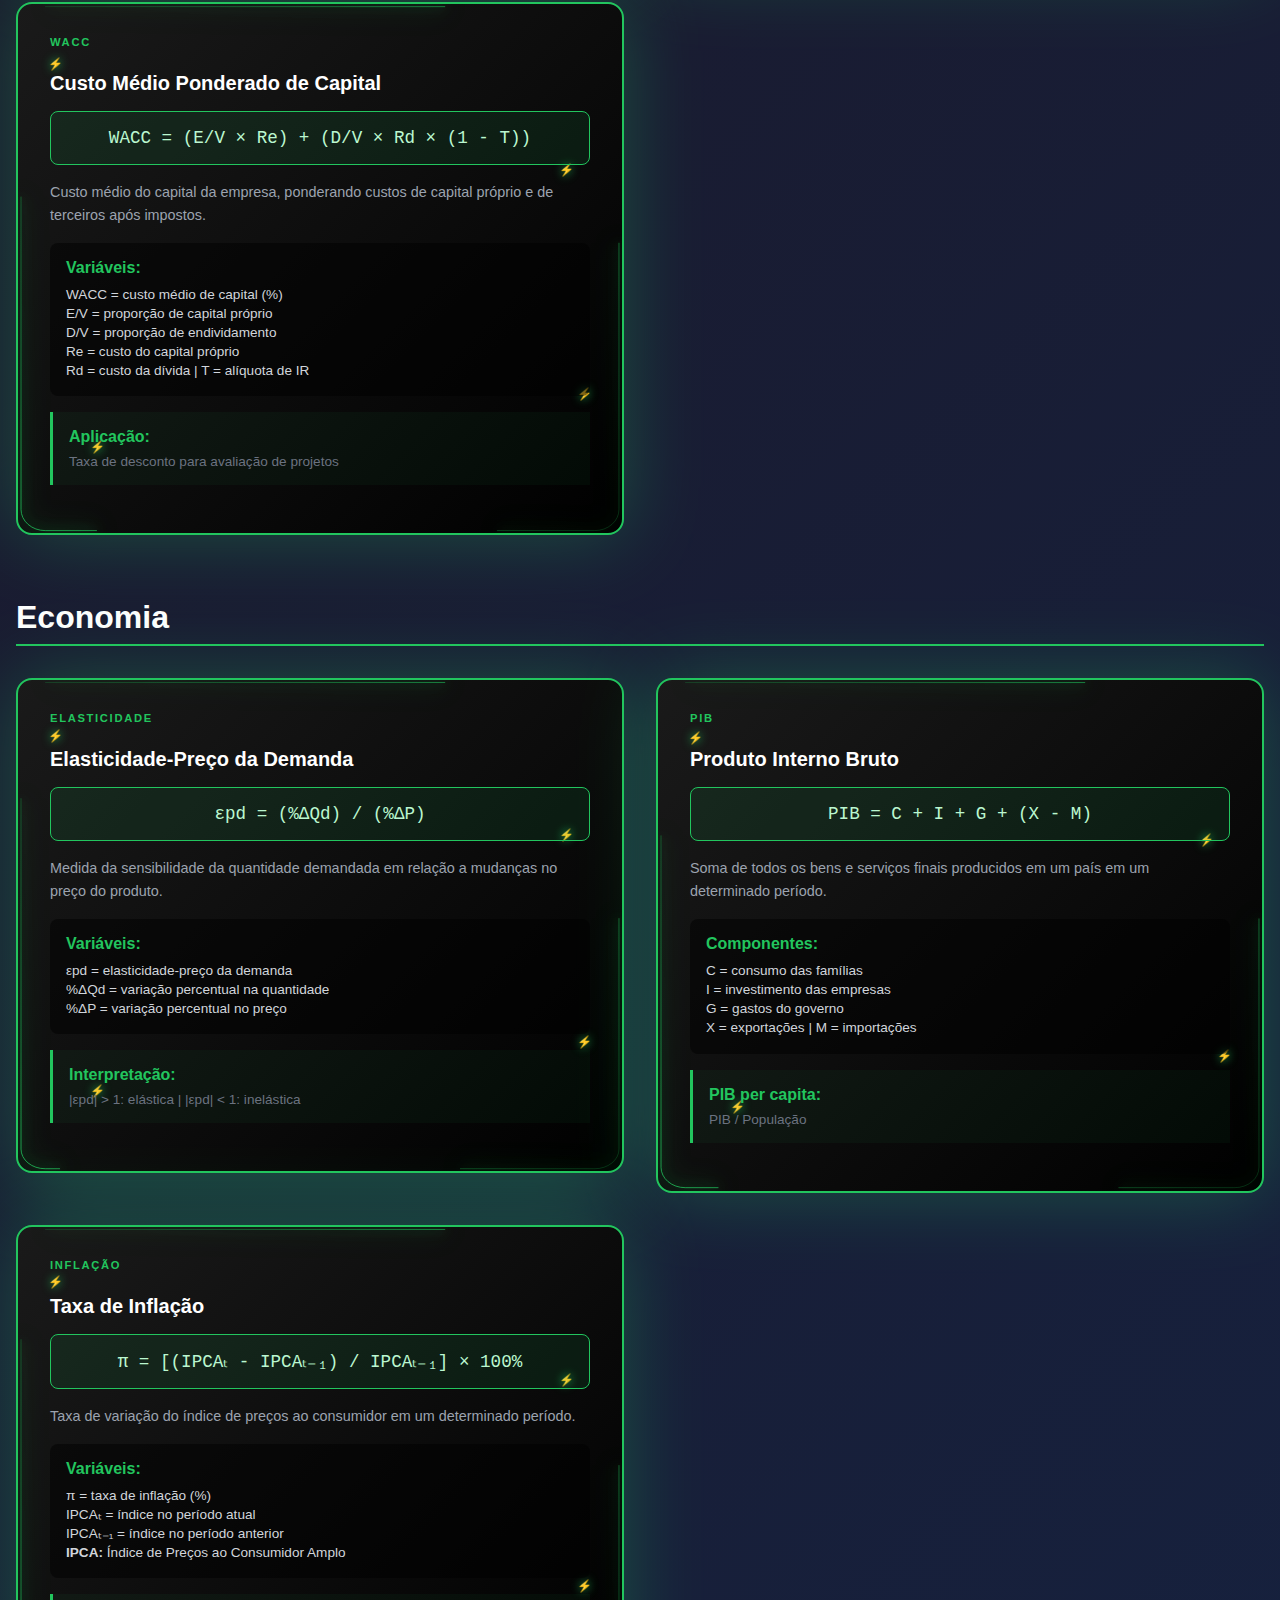
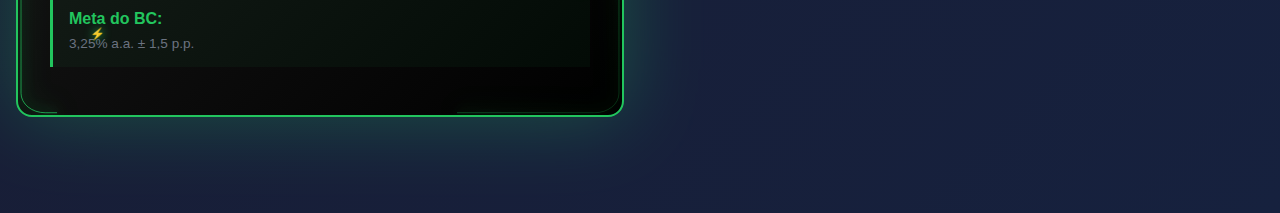
<file: pages/economia-financas.html>
<!DOCTYPE html>
<html lang="pt-BR">
<head>
    <meta charset="UTF-8">
    <meta name="viewport" content="width=device-width, initial-scale=1.0">
    <title>Economia e Finanças - Fórmulas Financeiras</title>
    <style>
        * {
            margin: 0;
            padding: 0;
            box-sizing: border-box;
        }

        body {
            min-height: 100vh;
            background: linear-gradient(135deg, #0f0f23 0%, #1a1a2e 50%, #16213e 100%);
            padding: 2rem 1rem;
            font-family: 'Segoe UI', Tahoma, Geneva, Verdana, sans-serif;
        }

        .container {
            max-width: 1400px;
            margin: 0 auto;
        }

        .header {
            text-align: center;
            margin-bottom: 3rem;
            color: white;
        }

        .breadcrumb {
            margin-bottom: 1rem;
            opacity: 0.7;
        }

        .breadcrumb a {
            color: #22c55e;
            text-decoration: none;
        }

        .breadcrumb a:hover {
            text-decoration: underline;
        }

        .main-title {
            font-size: 3rem;
            font-weight: bold;
            margin-bottom: 1rem;
            background: linear-gradient(45deg, #22c55e, #16a34a);
            -webkit-background-clip: text;
            -webkit-text-fill-color: transparent;
            background-clip: text;
        }

        .subtitle {
            font-size: 1.2rem;
            opacity: 0.8;
            margin-bottom: 2rem;
        }

        .section {
            margin-bottom: 4rem;
        }

        .section-title {
            color: white;
            font-size: 2rem;
            margin-bottom: 2rem;
            border-bottom: 2px solid #22c55e;
            padding-bottom: 0.5rem;
        }

        .grid {
            display: grid;
            grid-template-columns: repeat(auto-fit, minmax(400px, 1fr));
            gap: 2rem;
        }

        .card-wrapper {
            position: relative;
        }

        .glow {
            position: absolute;
            inset: 0;
            border-radius: 1rem;
            filter: blur(40px);
            opacity: 0.3;
            background: #22c55e;
        }

        .card {
            position: relative;
            background: linear-gradient(135deg, #1a1a1a 0%, #000 100%);
            border-radius: 1rem;
            padding: 2rem;
            overflow: hidden;
            min-height: 300px;
            border: 2px solid #22c55e;
        }

        .electric-border {
            position: absolute;
            inset: 0;
            width: 100%;
            height: 100%;
            pointer-events: none;
        }

        .electric-border rect {
            animation: electric-flow 4s linear infinite;
        }

        .green-border { 
            filter: drop-shadow(0 0 6px #22c55e) drop-shadow(0 0 12px #16a34a); 
        }

        .lightning-container {
            position: absolute;
            inset: 0;
            pointer-events: none;
            z-index: 5;
        }

        .lightning-bolt {
            position: absolute;
            font-size: 12px;
            color: #22c55e;
            text-shadow: 0 0 10px #22c55e;
            animation: lightning-flash 3s ease-in-out infinite;
        }

        .lightning-bolt:nth-child(1) { top: 10%; left: 5%; }
        .lightning-bolt:nth-child(2) { top: 30%; right: 8%; animation-delay: 0.5s; }
        .lightning-bolt:nth-child(3) { bottom: 15%; left: 12%; animation-delay: 1s; }
        .lightning-bolt:nth-child(4) { bottom: 25%; right: 5%; animation-delay: 1.5s; }

        .card-content {
            position: relative;
            z-index: 10;
        }

        .card-label {
            font-size: 0.7rem;
            letter-spacing: 0.15em;
            font-weight: 600;
            margin-bottom: 1.5rem;
            color: #22c55e;
        }

        .formula-title {
            font-size: 1.25rem;
            font-weight: bold;
            color: white;
            margin-bottom: 1rem;
        }

        .formula {
            background: rgba(34, 197, 94, 0.1);
            border: 1px solid #22c55e;
            border-radius: 0.5rem;
            padding: 1rem;
            margin: 1rem 0;
            font-family: 'Courier New', monospace;
            font-size: 1.1rem;
            color: #bbf7d0;
            text-align: center;
        }

        .description {
            color: #9ca3af;
            font-size: 0.9rem;
            line-height: 1.6;
            margin-bottom: 1rem;
        }

        .variables {
            background: rgba(0, 0, 0, 0.5);
            border-radius: 0.5rem;
            padding: 1rem;
            margin-top: 1rem;
        }

        .variables-title {
            color: #22c55e;
            font-weight: bold;
            margin-bottom: 0.5rem;
        }

        .variables-list {
            color: #d1d5db;
            font-size: 0.85rem;
            line-height: 1.4;
        }

        .example {
            background: rgba(34, 197, 94, 0.05);
            border-left: 3px solid #22c55e;
            padding: 1rem;
            margin: 1rem 0;
        }

        .example-title {
            color: #22c55e;
            font-weight: bold;
            margin-bottom: 0.5rem;
        }

        .example-content {
            color: #6b7280;
            font-size: 0.85rem;
        }

        @keyframes electric-flow {
            0% { stroke-dashoffset: 800; }
            100% { stroke-dashoffset: 0; }
        }

        @keyframes lightning-flash {
            0%, 100% { 
                opacity: 0;
                transform: scale(0.5) translateY(0);
            }
            10% { 
                opacity: 1;
                transform: scale(1) translateY(-3px);
            }
            20% { 
                opacity: 0.5;
                transform: scale(0.8) translateY(-2px);
            }
            30% { 
                opacity: 0;
                transform: scale(0.5) translateY(0);
            }
        }

        @media (max-width: 768px) {
            .grid {
                grid-template-columns: 1fr;
            }
            
            .main-title {
                font-size: 2rem;
            }
        }
    </style>
</head>
<body>
    <div class="container">
        <header class="header">
            <nav class="breadcrumb">
                <a href="../index.html">Início</a> > Economia e Finanças
            </nav>
            <h1 class="main-title">Economia e Finanças</h1>
            <p class="subtitle">Fórmulas para juros, investimentos, análise financeira e economia</p>
        </header>

        <!-- Matemática Financeira -->
        <section class="section">
            <h2 class="section-title">Matemática Financeira</h2>
            <div class="grid">
                <div class="card-wrapper">
                    <div class="glow"></div>
                    <div class="card">
                        <svg class="electric-border green-border" viewBox="0 0 100 100" preserveAspectRatio="none">
                            <defs>
                                <linearGradient id="green-gradient-1" x1="0%" y1="0%" x2="100%" y2="100%">
                                    <stop offset="0%" stop-color="#16a34a" stop-opacity="0.3" />
                                    <stop offset="50%" stop-color="#22c55e" stop-opacity="1" />
                                    <stop offset="100%" stop-color="#16a34a" stop-opacity="0.3" />
                                </linearGradient>
                            </defs>
                            <rect x="0.5" y="0.5" width="99" height="99" rx="4" fill="none" 
                                  stroke="url(#green-gradient-1)" stroke-width="0.8" stroke-dasharray="400" 
                                  vector-effect="non-scaling-stroke" />
                        </svg>
                        <div class="lightning-container">
                            <div class="lightning-bolt">⚡</div>
                            <div class="lightning-bolt">⚡</div>
                            <div class="lightning-bolt">⚡</div>
                            <div class="lightning-bolt">⚡</div>
                        </div>
                        <div class="card-content">
                            <div class="card-label">JUROS SIMPLES</div>
                            <h3 class="formula-title">Juros Simples</h3>
                            <div class="formula">J = C × i × t</div>
                            <p class="description">Cálculo de juros quando a taxa é aplicada apenas sobre o capital inicial. O juro é proporcional ao tempo.</p>
                            <div class="variables">
                                <div class="variables-title">Variáveis:</div>
                                <div class="variables-list">
                                    J = juros (R$)<br>
                                    C = capital inicial (R$)<br>
                                    i = taxa de juros (a.m., a.a.)<br>
                                    t = tempo (meses, anos)
                                </div>
                            </div>
                            <div class="example">
                                <div class="example-title">Exemplo:</div>
                                <div class="example-content">C = R$ 10.000, i = 1% a.m., t = 6 meses → J = R$ 600</div>
                            </div>
                        </div>
                    </div>
                </div>

                <div class="card-wrapper">
                    <div class="glow"></div>
                    <div class="card">
                        <svg class="electric-border green-border" viewBox="0 0 100 100" preserveAspectRatio="none">
                            <defs>
                                <linearGradient id="green-gradient-2" x1="0%" y1="0%" x2="100%" y2="100%">
                                    <stop offset="0%" stop-color="#16a34a" stop-opacity="0.3" />
                                    <stop offset="50%" stop-color="#22c55e" stop-opacity="1" />
                                    <stop offset="100%" stop-color="#16a34a" stop-opacity="0.3" />
                                </linearGradient>
                            </defs>
                            <rect x="0.5" y="0.5" width="99" height="99" rx="4" fill="none" 
                                  stroke="url(#green-gradient-2)" stroke-width="0.8" stroke-dasharray="400" 
                                  vector-effect="non-scaling-stroke" />
                        </svg>
                        <div class="lightning-container">
                            <div class="lightning-bolt">⚡</div>
                            <div class="lightning-bolt">⚡</div>
                            <div class="lightning-bolt">⚡</div>
                            <div class="lightning-bolt">⚡</div>
                        </div>
                        <div class="card-content">
                            <div class="card-label">MONTANTE SIMPLES</div>
                            <h3 class="formula-title">Montante em Juros Simples</h3>
                            <div class="formula">M = C(1 + it)</div>
                            <p class="description">Montante final em regime de juros simples. Soma do capital inicial com os juros calculados.</p>
                            <div class="variables">
                                <div class="variables-title">Variáveis:</div>
                                <div class="variables-list">
                                    M = montante final (R$)<br>
                                    C = capital inicial (R$)<br>
                                    i = taxa de juros<br>
                                    t = tempo
                                </div>
                            </div>
                            <div class="example">
                                <div class="example-title">Exemplo:</div>
                                <div class="example-content">C = R$ 1.000, i = 2% a.m., t = 3 meses → M = R$ 1.060</div>
                            </div>
                        </div>
                    </div>
                </div>

                <div class="card-wrapper">
                    <div class="glow"></div>
                    <div class="card">
                        <svg class="electric-border green-border" viewBox="0 0 100 100" preserveAspectRatio="none">
                            <defs>
                                <linearGradient id="green-gradient-3" x1="0%" y1="0%" x2="100%" y2="100%">
                                    <stop offset="0%" stop-color="#16a34a" stop-opacity="0.3" />
                                    <stop offset="50%" stop-color="#22c55e" stop-opacity="1" />
                                    <stop offset="100%" stop-color="#16a34a" stop-opacity="0.3" />
                                </linearGradient>
                            </defs>
                            <rect x="0.5" y="0.5" width="99" height="99" rx="4" fill="none" 
                                  stroke="url(#green-gradient-3)" stroke-width="0.8" stroke-dasharray="400" 
                                  vector-effect="non-scaling-stroke" />
                        </svg>
                        <div class="lightning-container">
                            <div class="lightning-bolt">⚡</div>
                            <div class="lightning-bolt">⚡</div>
                            <div class="lightning-bolt">⚡</div>
                            <div class="lightning-bolt">⚡</div>
                        </div>
                        <div class="card-content">
                            <div class="card-label">JUROS COMPOSTOS</div>
                            <h3 class="formula-title">Montante em Juros Compostos</h3>
                            <div class="formula">M = C(1 + i)ⁿ</div>
                            <p class="description">Montante em regime de juros compostos. Os juros são incorporados ao capital e rendem juros nos períodos seguintes.</p>
                            <div class="variables">
                                <div class="variables-title">Variáveis:</div>
                                <div class="variables-list">
                                    M = montante final (R$)<br>
                                    C = capital inicial (R$)<br>
                                    i = taxa de juros por período<br>
                                    n = número de períodos
                                </div>
                            </div>
                            <div class="example">
                                <div class="example-title">Exemplo:</div>
                                <div class="example-content">C = R$ 1.000, i = 1% a.m., n = 12 meses → M ≈ R$ 1.126,83</div>
                            </div>
                        </div>
                    </div>
                </div>

                <div class="card-wrapper">
                    <div class="glow"></div>
                    <div class="card">
                        <svg class="electric-border green-border" viewBox="0 0 100 100" preserveAspectRatio="none">
                            <defs>
                                <linearGradient id="green-gradient-4" x1="0%" y1="0%" x2="100%" y2="100%">
                                    <stop offset="0%" stop-color="#16a34a" stop-opacity="0.3" />
                                    <stop offset="50%" stop-color="#22c55e" stop-opacity="1" />
                                    <stop offset="100%" stop-color="#16a34a" stop-opacity="0.3" />
                                </linearGradient>
                            </defs>
                            <rect x="0.5" y="0.5" width="99" height="99" rx="4" fill="none" 
                                  stroke="url(#green-gradient-4)" stroke-width="0.8" stroke-dasharray="400" 
                                  vector-effect="non-scaling-stroke" />
                        </svg>
                        <div class="lightning-container">
                            <div class="lightning-bolt">⚡</div>
                            <div class="lightning-bolt">⚡</div>
                            <div class="lightning-bolt">⚡</div>
                            <div class="lightning-bolt">⚡</div>
                        </div>
                        <div class="card-content">
                            <div class="card-label">DESCONTO COMERCIAL</div>
                            <h3 class="formula-title">Desconto Simples</h3>
                            <div class="formula">D = N × i × t</div>
                            <p class="description">Desconto comercial (por fora) aplicado sobre o valor nominal de um título antes do vencimento.</p>
                            <div class="variables">
                                <div class="variables-title">Variáveis:</div>
                                <div class="variables-list">
                                    D = desconto (R$)<br>
                                    N = valor nominal (R$)<br>
                                    i = taxa de desconto<br>
                                    t = tempo até o vencimento
                                </div>
                            </div>
                            <div class="example">
                                <div class="example-title">Valor atual:</div>
                                <div class="example-content">A = N - D = N(1 - it)</div>
                            </div>
                        </div>
                    </div>
                </div>
            </div>
        </section>

        <!-- Análise de Investimentos -->
        <section class="section">
            <h2 class="section-title">Análise de Investimentos</h2>
            <div class="grid">
                <div class="card-wrapper">
                    <div class="glow"></div>
                    <div class="card">
                        <svg class="electric-border green-border" viewBox="0 0 100 100" preserveAspectRatio="none">
                            <defs>
                                <linearGradient id="green-gradient-5" x1="0%" y1="0%" x2="100%" y2="100%">
                                    <stop offset="0%" stop-color="#16a34a" stop-opacity="0.3" />
                                    <stop offset="50%" stop-color="#22c55e" stop-opacity="1" />
                                    <stop offset="100%" stop-color="#16a34a" stop-opacity="0.3" />
                                </linearGradient>
                            </defs>
                            <rect x="0.5" y="0.5" width="99" height="99" rx="4" fill="none" 
                                  stroke="url(#green-gradient-5)" stroke-width="0.8" stroke-dasharray="400" 
                                  vector-effect="non-scaling-stroke" />
                        </svg>
                        <div class="lightning-container">
                            <div class="lightning-bolt">⚡</div>
                            <div class="lightning-bolt">⚡</div>
                            <div class="lightning-bolt">⚡</div>
                            <div class="lightning-bolt">⚡</div>
                        </div>
                        <div class="card-content">
                            <div class="card-label">VPL</div>
                            <h3 class="formula-title">Valor Presente Líquido</h3>
                            <div class="formula">VPL = Σ[FCₜ/(1 + i)ᵗ] - Investimento</div>
                            <p class="description">Valor presente de todos os fluxos de caixa futuros menos o investimento inicial. Critério de viabilidade de projetos.</p>
                            <div class="variables">
                                <div class="variables-title">Variáveis:</div>
                                <div class="variables-list">
                                    VPL = valor presente líquido (R$)<br>
                                    FCₜ = fluxo de caixa no período t<br>
                                    i = taxa de desconto (TMA)<br>
                                    t = período (0, 1, 2, ...)
                                </div>
                            </div>
                            <div class="example">
                                <div class="example-title">Critério:</div>
                                <div class="example-content">VPL > 0: projeto viável | VPL < 0: projeto inviável</div>
                            </div>
                        </div>
                    </div>
                </div>

                <div class="card-wrapper">
                    <div class="glow"></div>
                    <div class="card">
                        <svg class="electric-border green-border" viewBox="0 0 100 100" preserveAspectRatio="none">
                            <defs>
                                <linearGradient id="green-gradient-6" x1="0%" y1="0%" x2="100%" y2="100%">
                                    <stop offset="0%" stop-color="#16a34a" stop-opacity="0.3" />
                                    <stop offset="50%" stop-color="#22c55e" stop-opacity="1" />
                                    <stop offset="100%" stop-color="#16a34a" stop-opacity="0.3" />
                                </linearGradient>
                            </defs>
                            <rect x="0.5" y="0.5" width="99" height="99" rx="4" fill="none" 
                                  stroke="url(#green-gradient-6)" stroke-width="0.8" stroke-dasharray="400" 
                                  vector-effect="non-scaling-stroke" />
                        </svg>
                        <div class="lightning-container">
                            <div class="lightning-bolt">⚡</div>
                            <div class="lightning-bolt">⚡</div>
                            <div class="lightning-bolt">⚡</div>
                            <div class="lightning-bolt">⚡</div>
                        </div>
                        <div class="card-content">
                            <div class="card-label">TIR</div>
                            <h3 class="formula-title">Taxa Interna de Retorno</h3>
                            <div class="formula">Σ[FCₜ/(1 + TIR)ᵗ] = Investimento</div>
                            <p class="description">Taxa de desconto que torna o VPL igual a zero. Representa a rentabilidade intrínseca do projeto.</p>
                            <div class="variables">
                                <div class="variables-title">Variáveis:</div>
                                <div class="variables-list">
                                    TIR = taxa interna de retorno (%)<br>
                                    FCₜ = fluxos de caixa por período<br>
                                    Equação resolve por iteração<br>
                                    TMA = taxa mínima de atratividade
                                </div>
                            </div>
                            <div class="example">
                                <div class="example-title">Critério:</div>
                                <div class="example-content">TIR > TMA: projeto viável</div>
                            </div>
                        </div>
                    </div>
                </div>

                <div class="card-wrapper">
                    <div class="glow"></div>
                    <div class="card">
                        <svg class="electric-border green-border" viewBox="0 0 100 100" preserveAspectRatio="none">
                            <defs>
                                <linearGradient id="green-gradient-7" x1="0%" y1="0%" x2="100%" y2="100%">
                                    <stop offset="0%" stop-color="#16a34a" stop-opacity="0.3" />
                                    <stop offset="50%" stop-color="#22c55e" stop-opacity="1" />
                                    <stop offset="100%" stop-color="#16a34a" stop-opacity="0.3" />
                                </linearGradient>
                            </defs>
                            <rect x="0.5" y="0.5" width="99" height="99" rx="4" fill="none" 
                                  stroke="url(#green-gradient-7)" stroke-width="0.8" stroke-dasharray="400" 
                                  vector-effect="non-scaling-stroke" />
                        </svg>
                        <div class="lightning-container">
                            <div class="lightning-bolt">⚡</div>
                            <div class="lightning-bolt">⚡</div>
                            <div class="lightning-bolt">⚡</div>
                            <div class="lightning-bolt">⚡</div>
                        </div>
                        <div class="card-content">
                            <div class="card-label">PAYBACK</div>
                            <h3 class="formula-title">Período de Payback</h3>
                            <div class="formula">Payback = t tal que ΣFC ≤ Investimento</div>
                            <p class="description">Tempo necessário para recuperar o investimento inicial através dos fluxos de caixa do projeto.</p>
                            <div class="variables">
                                <div class="variables-title">Métodos:</div>
                                <div class="variables-list">
                                    <strong>Simples:</strong> não considera o valor do dinheiro no tempo<br>
                                    <strong>Descontado:</strong> considera taxa de desconto<br>
                                    <strong>Payback < TMA:</strong> projeto pode ser aceito
                                </div>
                            </div>
                            <div class="example">
                                <div class="example-title">Exemplo:</div>
                                <div class="example-content">Investimento: R$ 100.000 | Fluxo: R$ 25.000/ano → Payback = 4 anos</div>
                            </div>
                        </div>
                    </div>
                </div>
            </div>
        </section>

        <!-- Análise de Mercado -->
        <section class="section">
            <h2 class="section-title">Análise de Mercado e Indicadores</h2>
            <div class="grid">
                <div class="card-wrapper">
                    <div class="glow"></div>
                    <div class="card">
                        <svg class="electric-border green-border" viewBox="0 0 100 100" preserveAspectRatio="none">
                            <defs>
                                <linearGradient id="green-gradient-8" x1="0%" y1="0%" x2="100%" y2="100%">
                                    <stop offset="0%" stop-color="#16a34a" stop-opacity="0.3" />
                                    <stop offset="50%" stop-color="#22c55e" stop-opacity="1" />
                                    <stop offset="100%" stop-color="#16a34a" stop-opacity="0.3" />
                                </linearGradient>
                            </defs>
                            <rect x="0.5" y="0.5" width="99" height="99" rx="4" fill="none" 
                                  stroke="url(#green-gradient-8)" stroke-width="0.8" stroke-dasharray="400" 
                                  vector-effect="non-scaling-stroke" />
                        </svg>
                        <div class="lightning-container">
                            <div class="lightning-bolt">⚡</div>
                            <div class="lightning-bolt">⚡</div>
                            <div class="lightning-bolt">⚡</div>
                            <div class="lightning-bolt">⚡</div>
                        </div>
                        <div class="card-content">
                            <div class="card-label">ROE</div>
                            <h3 class="formula-title">Retorno sobre o Patrimônio</h3>
                            <div class="formula">ROE = Lucro Líquido / Patrimônio Líquido × 100%</div>
                            <p class="description">Indicador de rentabilidade que mede o retorno gerado para os acionistas sobre o capital próprio investido.</p>
                            <div class="variables">
                                <div class="variables-title">Variáveis:</div>
                                <div class="variables-list">
                                    ROE = retorno sobre patrimônio (%)<br>
                                    Lucro Líquido = lucro após impostos (R$)<br>
                                    Patrimônio Líquido = capital dos acionistas (R$)
                                </div>
                            </div>
                            <div class="example">
                                <div class="example-title">Interpretação:</div>
                                <div class="example-content">ROE > 15%: empresa rentável | Benchmarks por setor</div>
                            </div>
                        </div>
                    </div>
                </div>

                <div class="card-wrapper">
                    <div class="glow"></div>
                    <div class="card">
                        <svg class="electric-border green-border" viewBox="0 0 100 100" preserveAspectRatio="none">
                            <defs>
                                <linearGradient id="green-gradient-9" x1="0%" y1="0%" x2="100%" y2="100%">
                                    <stop offset="0%" stop-color="#16a34a" stop-opacity="0.3" />
                                    <stop offset="50%" stop-color="#22c55e" stop-opacity="1" />
                                    <stop offset="100%" stop-color="#16a34a" stop-opacity="0.3" />
                                </linearGradient>
                            </defs>
                            <rect x="0.5" y="0.5" width="99" height="99" rx="4" fill="none" 
                                  stroke="url(#green-gradient-9)" stroke-width="0.8" stroke-dasharray="400" 
                                  vector-effect="non-scaling-stroke" />
                        </svg>
                        <div class="lightning-container">
                            <div class="lightning-bolt">⚡</div>
                            <div class="lightning-bolt">⚡</div>
                            <div class="lightning-bolt">⚡</div>
                            <div class="lightning-bolt">⚡</div>
                        </div>
                        <div class="card-content">
                            <div class="card-label">P/L</div>
                            <h3 class="formula-title">Preço/Lucro</h3>
                            <div class="formula">P/L = Preço por Ação / Lucro por Ação</div>
                            <p class="description">Múltiplo de valuation que indica quantos anos levaria para recuperar o investimento através dos lucros.</p>
                            <div class="variables">
                                <div class="variables-title">Variáveis:</div>
                                <div class="variables-list">
                                    P/L = preço/lucro (vezes)<br>
                                    Preço por Ação = valor de mercado (R$)<br>
                                    LPA = lucro líquido/ações emitidas (R$)
                                </div>
                            </div>
                            <div class="example">
                                <div class="example-title">Interpretação:</div>
                                <div class="example-content">P/L baixo: ação barata | P/L alto: crescimento esperado</div>
                            </div>
                        </div>
                    </div>
                </div>

                <div class="card-wrapper">
                    <div class="glow"></div>
                    <div class="card">
                        <svg class="electric-border green-border" viewBox="0 0 100 100" preserveAspectRatio="none">
                            <defs>
                                <linearGradient id="green-gradient-10" x1="0%" y1="0%" x2="100%" y2="100%">
                                    <stop offset="0%" stop-color="#16a34a" stop-opacity="0.3" />
                                    <stop offset="50%" stop-color="#22c55e" stop-opacity="1" />
                                    <stop offset="100%" stop-color="#16a34a" stop-opacity="0.3" />
                                </linearGradient>
                            </defs>
                            <rect x="0.5" y="0.5" width="99" height="99" rx="4" fill="none" 
                                  stroke="url(#green-gradient-10)" stroke-width="0.8" stroke-dasharray="400" 
                                  vector-effect="non-scaling-stroke" />
                        </svg>
                        <div class="lightning-container">
                            <div class="lightning-bolt">⚡</div>
                            <div class="lightning-bolt">⚡</div>
                            <div class="lightning-bolt">⚡</div>
                            <div class="lightning-bolt">⚡</div>
                        </div>
                        <div class="card-content">
                            <div class="card-label">WACC</div>
                            <h3 class="formula-title">Custo Médio Ponderado de Capital</h3>
                            <div class="formula">WACC = (E/V × Re) + (D/V × Rd × (1 - T))</div>
                            <p class="description">Custo médio do capital da empresa, ponderando custos de capital próprio e de terceiros após impostos.</p>
                            <div class="variables">
                                <div class="variables-title">Variáveis:</div>
                                <div class="variables-list">
                                    WACC = custo médio de capital (%)<br>
                                    E/V = proporção de capital próprio<br>
                                    D/V = proporção de endividamento<br>
                                    Re = custo do capital próprio<br>
                                    Rd = custo da dívida | T = alíquota de IR
                                </div>
                            </div>
                            <div class="example">
                                <div class="example-title">Aplicação:</div>
                                <div class="example-content">Taxa de desconto para avaliação de projetos</div>
                            </div>
                        </div>
                    </div>
                </div>
            </div>
        </section>

        <!-- Economia -->
        <section class="section">
            <h2 class="section-title">Economia</h2>
            <div class="grid">
                <div class="card-wrapper">
                    <div class="glow"></div>
                    <div class="card">
                        <svg class="electric-border green-border" viewBox="0 0 100 100" preserveAspectRatio="none">
                            <defs>
                                <linearGradient id="green-gradient-11" x1="0%" y1="0%" x2="100%" y2="100%">
                                    <stop offset="0%" stop-color="#16a34a" stop-opacity="0.3" />
                                    <stop offset="50%" stop-color="#22c55e" stop-opacity="1" />
                                    <stop offset="100%" stop-color="#16a34a" stop-opacity="0.3" />
                                </linearGradient>
                            </defs>
                            <rect x="0.5" y="0.5" width="99" height="99" rx="4" fill="none" 
                                  stroke="url(#green-gradient-11)" stroke-width="0.8" stroke-dasharray="400" 
                                  vector-effect="non-scaling-stroke" />
                        </svg>
                        <div class="lightning-container">
                            <div class="lightning-bolt">⚡</div>
                            <div class="lightning-bolt">⚡</div>
                            <div class="lightning-bolt">⚡</div>
                            <div class="lightning-bolt">⚡</div>
                        </div>
                        <div class="card-content">
                            <div class="card-label">ELASTICIDADE</div>
                            <h3 class="formula-title">Elasticidade-Preço da Demanda</h3>
                            <div class="formula">εpd = (%ΔQd) / (%ΔP)</div>
                            <p class="description">Medida da sensibilidade da quantidade demandada em relação a mudanças no preço do produto.</p>
                            <div class="variables">
                                <div class="variables-title">Variáveis:</div>
                                <div class="variables-list">
                                    εpd = elasticidade-preço da demanda<br>
                                    %ΔQd = variação percentual na quantidade<br>
                                    %ΔP = variação percentual no preço
                                </div>
                            </div>
                            <div class="example">
                                <div class="example-title">Interpretação:</div>
                                <div class="example-content">|εpd| > 1: elástica | |εpd| < 1: inelástica</div>
                            </div>
                        </div>
                    </div>
                </div>

                <div class="card-wrapper">
                    <div class="glow"></div>
                    <div class="card">
                        <svg class="electric-border green-border" viewBox="0 0 100 100" preserveAspectRatio="none">
                            <defs>
                                <linearGradient id="green-gradient-12" x1="0%" y1="0%" x2="100%" y2="100%">
                                    <stop offset="0%" stop-color="#16a34a" stop-opacity="0.3" />
                                    <stop offset="50%" stop-color="#22c55e" stop-opacity="1" />
                                    <stop offset="100%" stop-color="#16a34a" stop-opacity="0.3" />
                                </linearGradient>
                            </defs>
                            <rect x="0.5" y="0.5" width="99" height="99" rx="4" fill="none" 
                                  stroke="url(#green-gradient-12)" stroke-width="0.8" stroke-dasharray="400" 
                                  vector-effect="non-scaling-stroke" />
                        </svg>
                        <div class="lightning-container">
                            <div class="lightning-bolt">⚡</div>
                            <div class="lightning-bolt">⚡</div>
                            <div class="lightning-bolt">⚡</div>
                            <div class="lightning-bolt">⚡</div>
                        </div>
                        <div class="card-content">
                            <div class="card-label">PIB</div>
                            <h3 class="formula-title">Produto Interno Bruto</h3>
                            <div class="formula">PIB = C + I + G + (X - M)</div>
                            <p class="description">Soma de todos os bens e serviços finais producidos em um país em um determinado período.</p>
                            <div class="variables">
                                <div class="variables-title">Componentes:</div>
                                <div class="variables-list">
                                    C = consumo das famílias<br>
                                    I = investimento das empresas<br>
                                    G = gastos do governo<br>
                                    X = exportações | M = importações
                                </div>
                            </div>
                            <div class="example">
                                <div class="example-title">PIB per capita:</div>
                                <div class="example-content">PIB / População</div>
                            </div>
                        </div>
                    </div>
                </div>

                <div class="card-wrapper">
                    <div class="glow"></div>
                    <div class="card">
                        <svg class="electric-border green-border" viewBox="0 0 100 100" preserveAspectRatio="none">
                            <defs>
                                <linearGradient id="green-gradient-13" x1="0%" y1="0%" x2="100%" y2="100%">
                                    <stop offset="0%" stop-color="#16a34a" stop-opacity="0.3" />
                                    <stop offset="50%" stop-color="#22c55e" stop-opacity="1" />
                                    <stop offset="100%" stop-color="#16a34a" stop-opacity="0.3" />
                                </linearGradient>
                            </defs>
                            <rect x="0.5" y="0.5" width="99" height="99" rx="4" fill="none" 
                                  stroke="url(#green-gradient-13)" stroke-width="0.8" stroke-dasharray="400" 
                                  vector-effect="non-scaling-stroke" />
                        </svg>
                        <div class="lightning-container">
                            <div class="lightning-bolt">⚡</div>
                            <div class="lightning-bolt">⚡</div>
                            <div class="lightning-bolt">⚡</div>
                            <div class="lightning-bolt">⚡</div>
                        </div>
                        <div class="card-content">
                            <div class="card-label">INFLAÇÃO</div>
                            <h3 class="formula-title">Taxa de Inflação</h3>
                            <div class="formula">π = [(IPCAₜ - IPCAₜ₋₁) / IPCAₜ₋₁] × 100%</div>
                            <p class="description">Taxa de variação do índice de preços ao consumidor em um determinado período.</p>
                            <div class="variables">
                                <div class="variables-title">Variáveis:</div>
                                <div class="variables-list">
                                    π = taxa de inflação (%)<br>
                                    IPCAₜ = índice no período atual<br>
                                    IPCAₜ₋₁ = índice no período anterior<br>
                                    <strong>IPCA:</strong> Índice de Preços ao Consumidor Amplo
                                </div>
                            </div>
                            <div class="example">
                                <div class="example-title">Meta do BC:</div>
                                <div class="example-content">3,25% a.a. ± 1,5 p.p.</div>
                            </div>
                        </div>
                    </div>
                </div>
            </div>
        </section>
    </div>
</body>
</html>
</file>
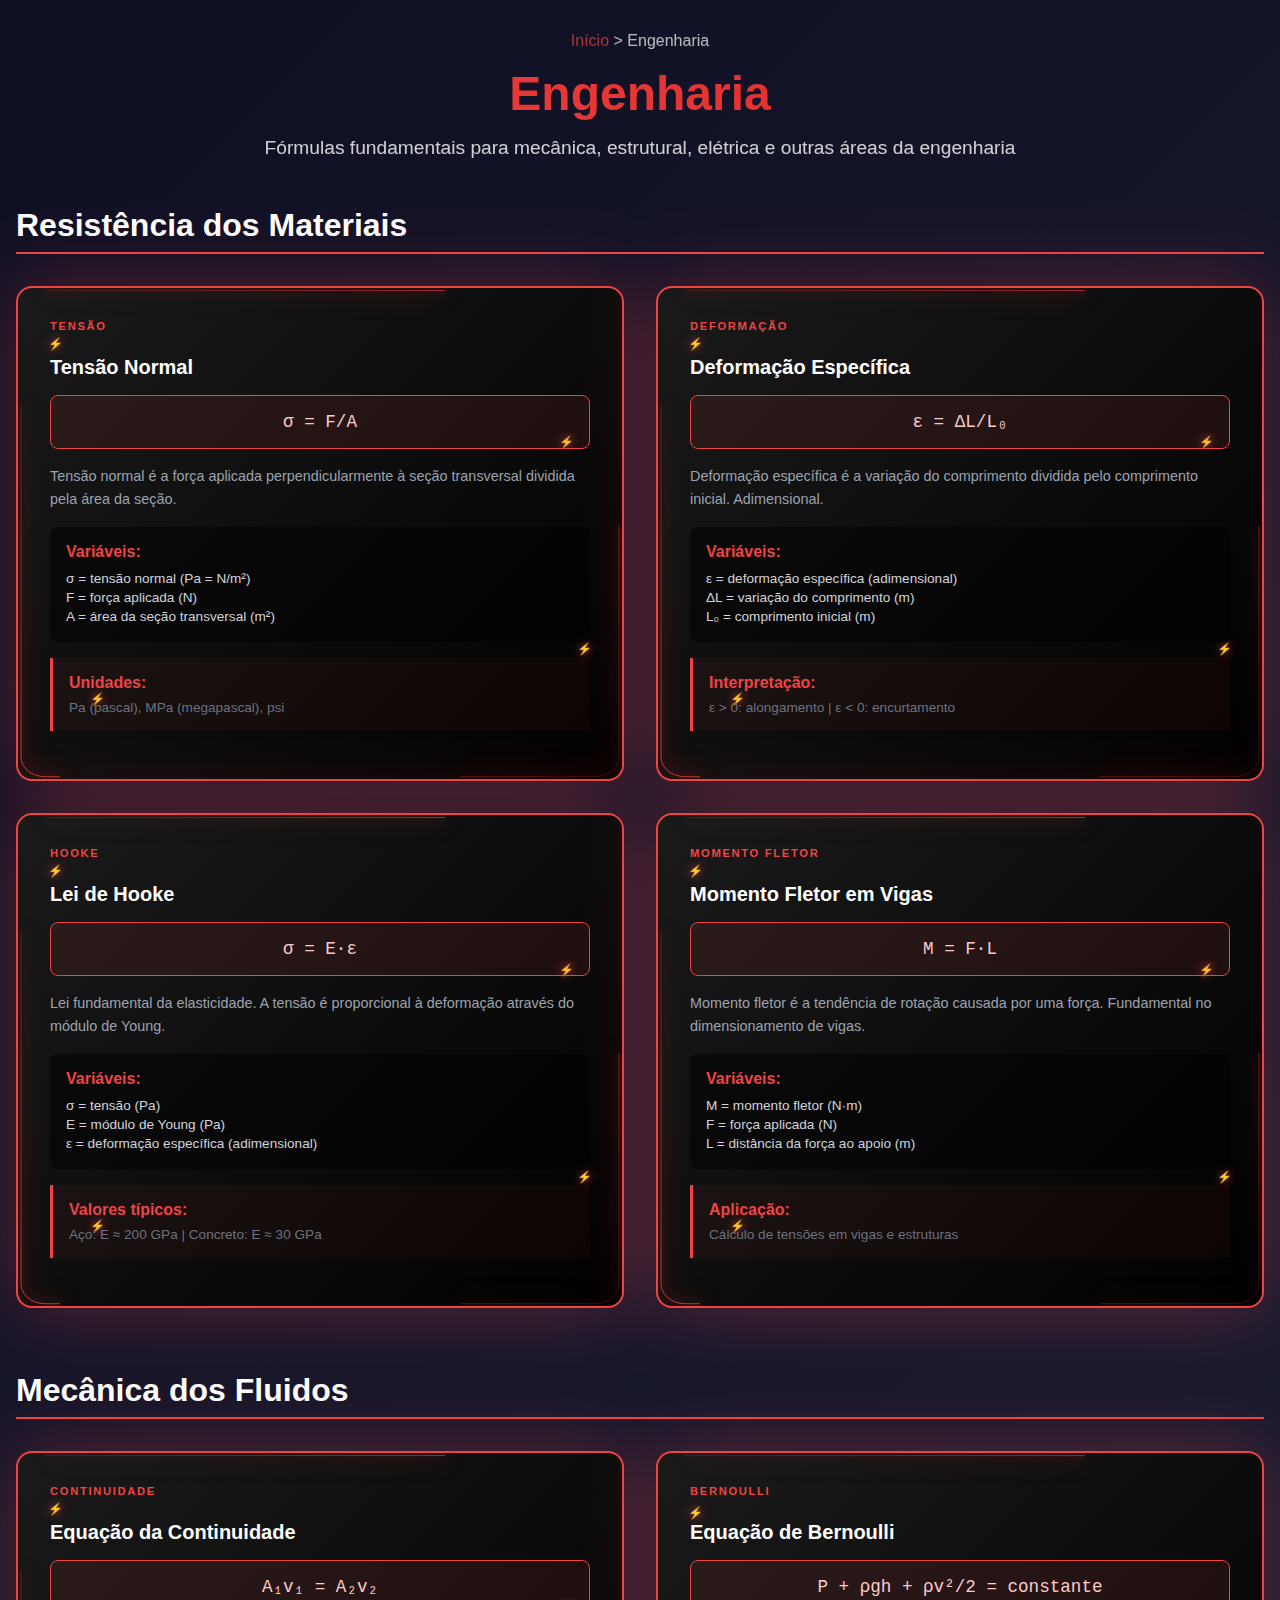
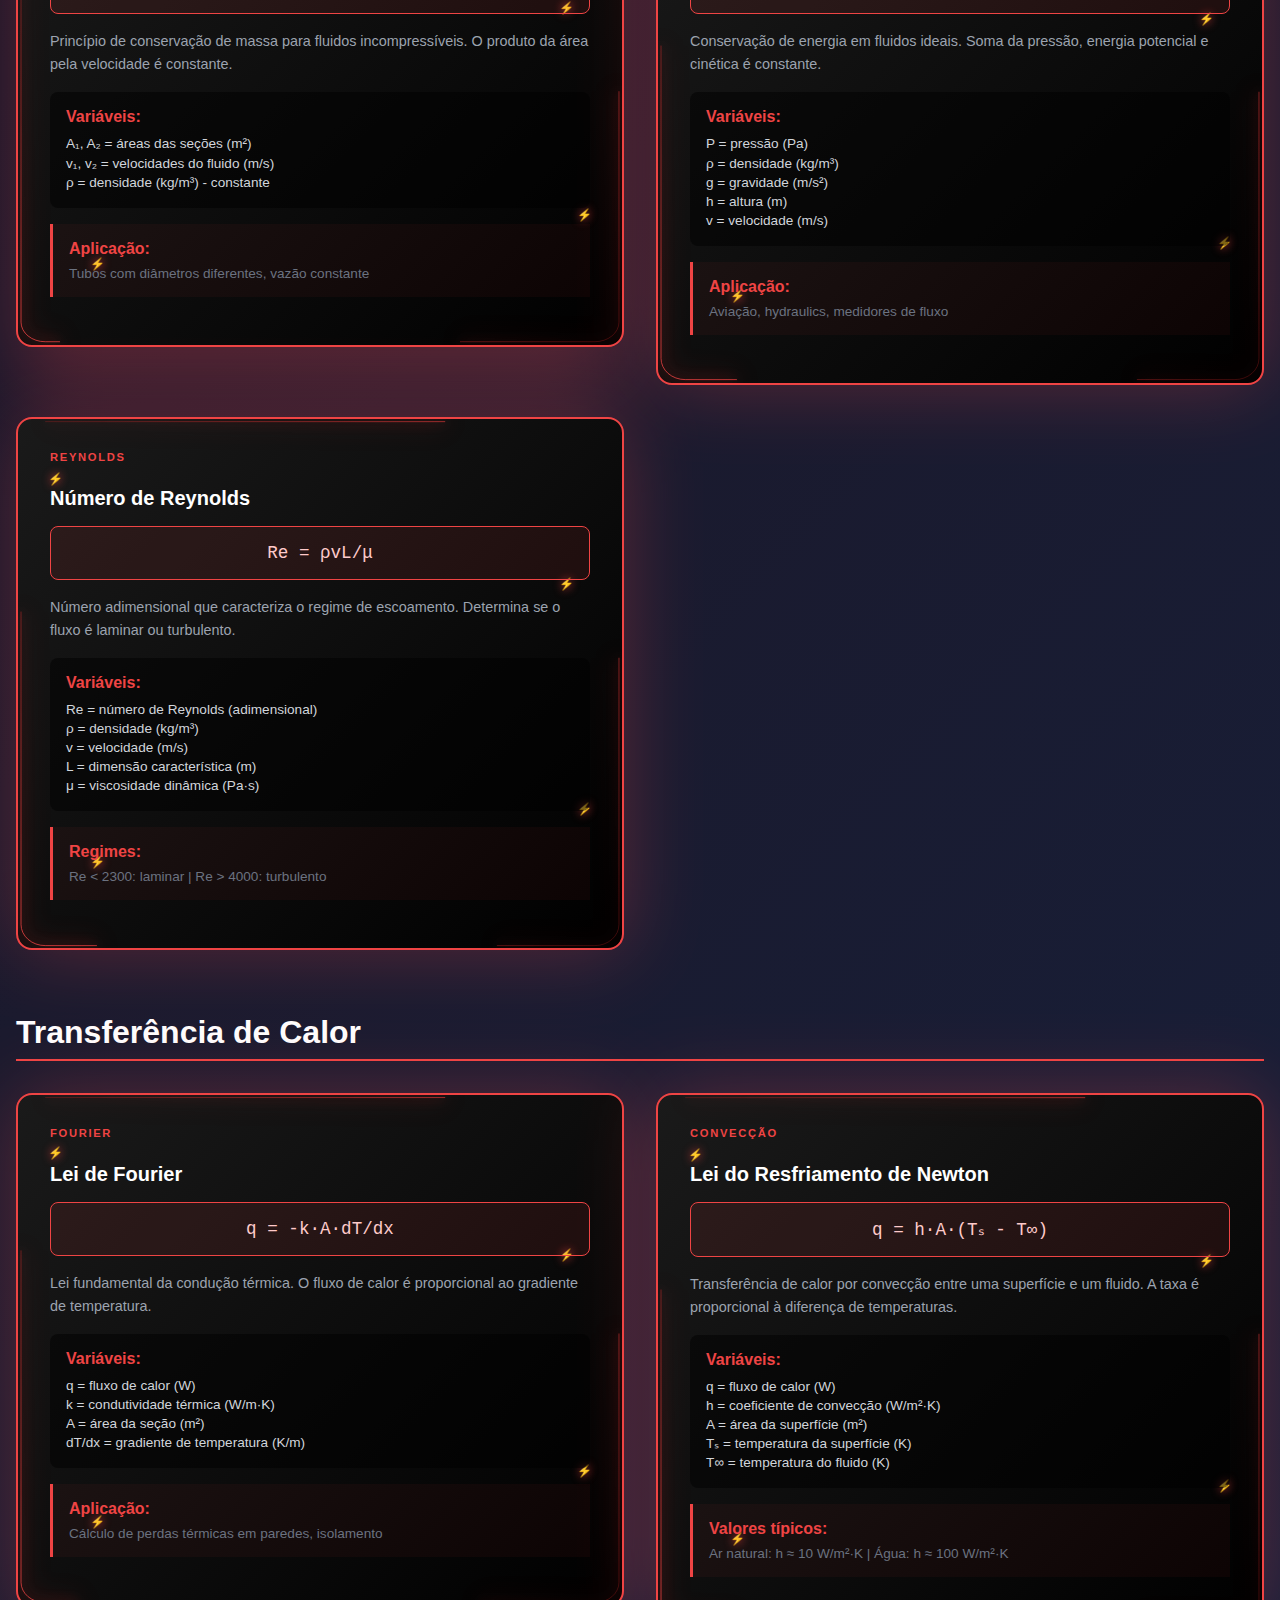
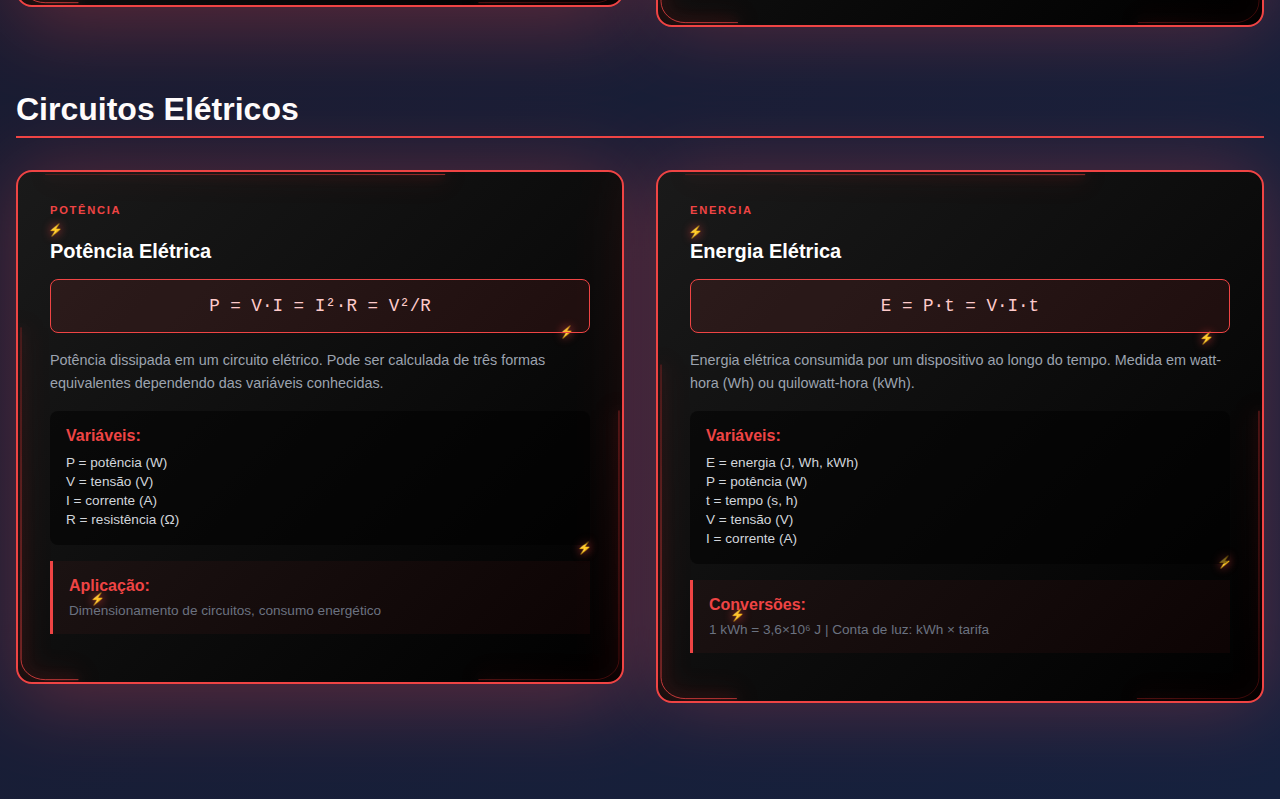
<file: pages/engenharia.html>
<!DOCTYPE html>
<html lang="pt-BR">
<head>
    <meta charset="UTF-8">
    <meta name="viewport" content="width=device-width, initial-scale=1.0">
    <title>Engenharia - Fórmulas Técnicas</title>
    <style>
        * {
            margin: 0;
            padding: 0;
            box-sizing: border-box;
        }

        body {
            min-height: 100vh;
            background: linear-gradient(135deg, #0f0f23 0%, #1a1a2e 50%, #16213e 100%);
            padding: 2rem 1rem;
            font-family: 'Segoe UI', Tahoma, Geneva, Verdana, sans-serif;
        }

        .container {
            max-width: 1400px;
            margin: 0 auto;
        }

        .header {
            text-align: center;
            margin-bottom: 3rem;
            color: white;
        }

        .breadcrumb {
            margin-bottom: 1rem;
            opacity: 0.7;
        }

        .breadcrumb a {
            color: #ef4444;
            text-decoration: none;
        }

        .breadcrumb a:hover {
            text-decoration: underline;
        }

        .main-title {
            font-size: 3rem;
            font-weight: bold;
            margin-bottom: 1rem;
            background: linear-gradient(45deg, #ef4444, #dc2626);
            -webkit-background-clip: text;
            -webkit-text-fill-color: transparent;
            background-clip: text;
        }

        .subtitle {
            font-size: 1.2rem;
            opacity: 0.8;
            margin-bottom: 2rem;
        }

        .section {
            margin-bottom: 4rem;
        }

        .section-title {
            color: white;
            font-size: 2rem;
            margin-bottom: 2rem;
            border-bottom: 2px solid #ef4444;
            padding-bottom: 0.5rem;
        }

        .grid {
            display: grid;
            grid-template-columns: repeat(auto-fit, minmax(400px, 1fr));
            gap: 2rem;
        }

        .card-wrapper {
            position: relative;
        }

        .glow {
            position: absolute;
            inset: 0;
            border-radius: 1rem;
            filter: blur(40px);
            opacity: 0.3;
            background: #ef4444;
        }

        .card {
            position: relative;
            background: linear-gradient(135deg, #1a1a1a 0%, #000 100%);
            border-radius: 1rem;
            padding: 2rem;
            overflow: hidden;
            min-height: 300px;
            border: 2px solid #ef4444;
        }

        .electric-border {
            position: absolute;
            inset: 0;
            width: 100%;
            height: 100%;
            pointer-events: none;
        }

        .electric-border rect {
            animation: electric-flow 4s linear infinite;
        }

        .red-border { 
            filter: drop-shadow(0 0 6px #ef4444) drop-shadow(0 0 12px #dc2626); 
        }

        .lightning-container {
            position: absolute;
            inset: 0;
            pointer-events: none;
            z-index: 5;
        }

        .lightning-bolt {
            position: absolute;
            font-size: 12px;
            color: #ef4444;
            text-shadow: 0 0 10px #ef4444;
            animation: lightning-flash 3s ease-in-out infinite;
        }

        .lightning-bolt:nth-child(1) { top: 10%; left: 5%; }
        .lightning-bolt:nth-child(2) { top: 30%; right: 8%; animation-delay: 0.5s; }
        .lightning-bolt:nth-child(3) { bottom: 15%; left: 12%; animation-delay: 1s; }
        .lightning-bolt:nth-child(4) { bottom: 25%; right: 5%; animation-delay: 1.5s; }

        .card-content {
            position: relative;
            z-index: 10;
        }

        .card-label {
            font-size: 0.7rem;
            letter-spacing: 0.15em;
            font-weight: 600;
            margin-bottom: 1.5rem;
            color: #ef4444;
        }

        .formula-title {
            font-size: 1.25rem;
            font-weight: bold;
            color: white;
            margin-bottom: 1rem;
        }

        .formula {
            background: rgba(239, 68, 68, 0.1);
            border: 1px solid #ef4444;
            border-radius: 0.5rem;
            padding: 1rem;
            margin: 1rem 0;
            font-family: 'Courier New', monospace;
            font-size: 1.1rem;
            color: #fecaca;
            text-align: center;
        }

        .description {
            color: #9ca3af;
            font-size: 0.9rem;
            line-height: 1.6;
            margin-bottom: 1rem;
        }

        .variables {
            background: rgba(0, 0, 0, 0.5);
            border-radius: 0.5rem;
            padding: 1rem;
            margin-top: 1rem;
        }

        .variables-title {
            color: #ef4444;
            font-weight: bold;
            margin-bottom: 0.5rem;
        }

        .variables-list {
            color: #d1d5db;
            font-size: 0.85rem;
            line-height: 1.4;
        }

        .example {
            background: rgba(239, 68, 68, 0.05);
            border-left: 3px solid #ef4444;
            padding: 1rem;
            margin: 1rem 0;
        }

        .example-title {
            color: #ef4444;
            font-weight: bold;
            margin-bottom: 0.5rem;
        }

        .example-content {
            color: #6b7280;
            font-size: 0.85rem;
        }

        @keyframes electric-flow {
            0% { stroke-dashoffset: 800; }
            100% { stroke-dashoffset: 0; }
        }

        @keyframes lightning-flash {
            0%, 100% { 
                opacity: 0;
                transform: scale(0.5) translateY(0);
            }
            10% { 
                opacity: 1;
                transform: scale(1) translateY(-3px);
            }
            20% { 
                opacity: 0.5;
                transform: scale(0.8) translateY(-2px);
            }
            30% { 
                opacity: 0;
                transform: scale(0.5) translateY(0);
            }
        }

        @media (max-width: 768px) {
            .grid {
                grid-template-columns: 1fr;
            }
            
            .main-title {
                font-size: 2rem;
            }
        }
    </style>
</head>
<body>
    <div class="container">
        <header class="header">
            <nav class="breadcrumb">
                <a href="../index.html">Início</a> > Engenharia
            </nav>
            <h1 class="main-title">Engenharia</h1>
            <p class="subtitle">Fórmulas fundamentais para mecânica, estrutural, elétrica e outras áreas da engenharia</p>
        </header>

        <!-- Resistência dos Materiais -->
        <section class="section">
            <h2 class="section-title">Resistência dos Materiais</h2>
            <div class="grid">
                <div class="card-wrapper">
                    <div class="glow"></div>
                    <div class="card">
                        <svg class="electric-border red-border" viewBox="0 0 100 100" preserveAspectRatio="none">
                            <defs>
                                <linearGradient id="red-gradient-1" x1="0%" y1="0%" x2="100%" y2="100%">
                                    <stop offset="0%" stop-color="#dc2626" stop-opacity="0.3" />
                                    <stop offset="50%" stop-color="#ef4444" stop-opacity="1" />
                                    <stop offset="100%" stop-color="#dc2626" stop-opacity="0.3" />
                                </linearGradient>
                            </defs>
                            <rect x="0.5" y="0.5" width="99" height="99" rx="4" fill="none" 
                                  stroke="url(#red-gradient-1)" stroke-width="0.8" stroke-dasharray="400" 
                                  vector-effect="non-scaling-stroke" />
                        </svg>
                        <div class="lightning-container">
                            <div class="lightning-bolt">⚡</div>
                            <div class="lightning-bolt">⚡</div>
                            <div class="lightning-bolt">⚡</div>
                            <div class="lightning-bolt">⚡</div>
                        </div>
                        <div class="card-content">
                            <div class="card-label">TENSÃO</div>
                            <h3 class="formula-title">Tensão Normal</h3>
                            <div class="formula">σ = F/A</div>
                            <p class="description">Tensão normal é a força aplicada perpendicularmente à seção transversal dividida pela área da seção.</p>
                            <div class="variables">
                                <div class="variables-title">Variáveis:</div>
                                <div class="variables-list">
                                    σ = tensão normal (Pa = N/m²)<br>
                                    F = força aplicada (N)<br>
                                    A = área da seção transversal (m²)
                                </div>
                            </div>
                            <div class="example">
                                <div class="example-title">Unidades:</div>
                                <div class="example-content">Pa (pascal), MPa (megapascal), psi</div>
                            </div>
                        </div>
                    </div>
                </div>

                <div class="card-wrapper">
                    <div class="glow"></div>
                    <div class="card">
                        <svg class="electric-border red-border" viewBox="0 0 100 100" preserveAspectRatio="none">
                            <defs>
                                <linearGradient id="red-gradient-2" x1="0%" y1="0%" x2="100%" y2="100%">
                                    <stop offset="0%" stop-color="#dc2626" stop-opacity="0.3" />
                                    <stop offset="50%" stop-color="#ef4444" stop-opacity="1" />
                                    <stop offset="100%" stop-color="#dc2626" stop-opacity="0.3" />
                                </linearGradient>
                            </defs>
                            <rect x="0.5" y="0.5" width="99" height="99" rx="4" fill="none" 
                                  stroke="url(#red-gradient-2)" stroke-width="0.8" stroke-dasharray="400" 
                                  vector-effect="non-scaling-stroke" />
                        </svg>
                        <div class="lightning-container">
                            <div class="lightning-bolt">⚡</div>
                            <div class="lightning-bolt">⚡</div>
                            <div class="lightning-bolt">⚡</div>
                            <div class="lightning-bolt">⚡</div>
                        </div>
                        <div class="card-content">
                            <div class="card-label">DEFORMAÇÃO</div>
                            <h3 class="formula-title">Deformação Específica</h3>
                            <div class="formula">ε = ΔL/L₀</div>
                            <p class="description">Deformação específica é a variação do comprimento dividida pelo comprimento inicial. Adimensional.</p>
                            <div class="variables">
                                <div class="variables-title">Variáveis:</div>
                                <div class="variables-list">
                                    ε = deformação específica (adimensional)<br>
                                    ΔL = variação do comprimento (m)<br>
                                    L₀ = comprimento inicial (m)
                                </div>
                            </div>
                            <div class="example">
                                <div class="example-title">Interpretação:</div>
                                <div class="example-content">ε > 0: alongamento | ε < 0: encurtamento</div>
                            </div>
                        </div>
                    </div>
                </div>

                <div class="card-wrapper">
                    <div class="glow"></div>
                    <div class="card">
                        <svg class="electric-border red-border" viewBox="0 0 100 100" preserveAspectRatio="none">
                            <defs>
                                <linearGradient id="red-gradient-3" x1="0%" y1="0%" x2="100%" y2="100%">
                                    <stop offset="0%" stop-color="#dc2626" stop-opacity="0.3" />
                                    <stop offset="50%" stop-color="#ef4444" stop-opacity="1" />
                                    <stop offset="100%" stop-color="#dc2626" stop-opacity="0.3" />
                                </linearGradient>
                            </defs>
                            <rect x="0.5" y="0.5" width="99" height="99" rx="4" fill="none" 
                                  stroke="url(#red-gradient-3)" stroke-width="0.8" stroke-dasharray="400" 
                                  vector-effect="non-scaling-stroke" />
                        </svg>
                        <div class="lightning-container">
                            <div class="lightning-bolt">⚡</div>
                            <div class="lightning-bolt">⚡</div>
                            <div class="lightning-bolt">⚡</div>
                            <div class="lightning-bolt">⚡</div>
                        </div>
                        <div class="card-content">
                            <div class="card-label">HOOKE</div>
                            <h3 class="formula-title">Lei de Hooke</h3>
                            <div class="formula">σ = E·ε</div>
                            <p class="description">Lei fundamental da elasticidade. A tensão é proporcional à deformação através do módulo de Young.</p>
                            <div class="variables">
                                <div class="variables-title">Variáveis:</div>
                                <div class="variables-list">
                                    σ = tensão (Pa)<br>
                                    E = módulo de Young (Pa)<br>
                                    ε = deformação específica (adimensional)
                                </div>
                            </div>
                            <div class="example">
                                <div class="example-title">Valores típicos:</div>
                                <div class="example-content">Aço: E ≈ 200 GPa | Concreto: E ≈ 30 GPa</div>
                            </div>
                        </div>
                    </div>
                </div>

                <div class="card-wrapper">
                    <div class="glow"></div>
                    <div class="card">
                        <svg class="electric-border red-border" viewBox="0 0 100 100" preserveAspectRatio="none">
                            <defs>
                                <linearGradient id="red-gradient-4" x1="0%" y1="0%" x2="100%" y2="100%">
                                    <stop offset="0%" stop-color="#dc2626" stop-opacity="0.3" />
                                    <stop offset="50%" stop-color="#ef4444" stop-opacity="1" />
                                    <stop offset="100%" stop-color="#dc2626" stop-opacity="0.3" />
                                </linearGradient>
                            </defs>
                            <rect x="0.5" y="0.5" width="99" height="99" rx="4" fill="none" 
                                  stroke="url(#red-gradient-4)" stroke-width="0.8" stroke-dasharray="400" 
                                  vector-effect="non-scaling-stroke" />
                        </svg>
                        <div class="lightning-container">
                            <div class="lightning-bolt">⚡</div>
                            <div class="lightning-bolt">⚡</div>
                            <div class="lightning-bolt">⚡</div>
                            <div class="lightning-bolt">⚡</div>
                        </div>
                        <div class="card-content">
                            <div class="card-label">MOMENTO FLETOR</div>
                            <h3 class="formula-title">Momento Fletor em Vigas</h3>
                            <div class="formula">M = F·L</div>
                            <p class="description">Momento fletor é a tendência de rotação causada por uma força. Fundamental no dimensionamento de vigas.</p>
                            <div class="variables">
                                <div class="variables-title">Variáveis:</div>
                                <div class="variables-list">
                                    M = momento fletor (N·m)<br>
                                    F = força aplicada (N)<br>
                                    L = distância da força ao apoio (m)
                                </div>
                            </div>
                            <div class="example">
                                <div class="example-title">Aplicação:</div>
                                <div class="example-content">Cálculo de tensões em vigas e estruturas</div>
                            </div>
                        </div>
                    </div>
                </div>
            </div>
        </section>

        <!-- Mecânica dos Fluidos -->
        <section class="section">
            <h2 class="section-title">Mecânica dos Fluidos</h2>
            <div class="grid">
                <div class="card-wrapper">
                    <div class="glow"></div>
                    <div class="card">
                        <svg class="electric-border red-border" viewBox="0 0 100 100" preserveAspectRatio="none">
                            <defs>
                                <linearGradient id="red-gradient-5" x1="0%" y1="0%" x2="100%" y2="100%">
                                    <stop offset="0%" stop-color="#dc2626" stop-opacity="0.3" />
                                    <stop offset="50%" stop-color="#ef4444" stop-opacity="1" />
                                    <stop offset="100%" stop-color="#dc2626" stop-opacity="0.3" />
                                </linearGradient>
                            </defs>
                            <rect x="0.5" y="0.5" width="99" height="99" rx="4" fill="none" 
                                  stroke="url(#red-gradient-5)" stroke-width="0.8" stroke-dasharray="400" 
                                  vector-effect="non-scaling-stroke" />
                        </svg>
                        <div class="lightning-container">
                            <div class="lightning-bolt">⚡</div>
                            <div class="lightning-bolt">⚡</div>
                            <div class="lightning-bolt">⚡</div>
                            <div class="lightning-bolt">⚡</div>
                        </div>
                        <div class="card-content">
                            <div class="card-label">CONTINUIDADE</div>
                            <h3 class="formula-title">Equação da Continuidade</h3>
                            <div class="formula">A₁v₁ = A₂v₂</div>
                            <p class="description">Princípio de conservação de massa para fluidos incompressíveis. O produto da área pela velocidade é constante.</p>
                            <div class="variables">
                                <div class="variables-title">Variáveis:</div>
                                <div class="variables-list">
                                    A₁, A₂ = áreas das seções (m²)<br>
                                    v₁, v₂ = velocidades do fluido (m/s)<br>
                                    ρ = densidade (kg/m³) - constante
                                </div>
                            </div>
                            <div class="example">
                                <div class="example-title">Aplicação:</div>
                                <div class="example-content">Tubos com diâmetros diferentes, vazão constante</div>
                            </div>
                        </div>
                    </div>
                </div>

                <div class="card-wrapper">
                    <div class="glow"></div>
                    <div class="card">
                        <svg class="electric-border red-border" viewBox="0 0 100 100" preserveAspectRatio="none">
                            <defs>
                                <linearGradient id="red-gradient-6" x1="0%" y1="0%" x2="100%" y2="100%">
                                    <stop offset="0%" stop-color="#dc2626" stop-opacity="0.3" />
                                    <stop offset="50%" stop-color="#ef4444" stop-opacity="1" />
                                    <stop offset="100%" stop-color="#dc2626" stop-opacity="0.3" />
                                </linearGradient>
                            </defs>
                            <rect x="0.5" y="0.5" width="99" height="99" rx="4" fill="none" 
                                  stroke="url(#red-gradient-6)" stroke-width="0.8" stroke-dasharray="400" 
                                  vector-effect="non-scaling-stroke" />
                        </svg>
                        <div class="lightning-container">
                            <div class="lightning-bolt">⚡</div>
                            <div class="lightning-bolt">⚡</div>
                            <div class="lightning-bolt">⚡</div>
                            <div class="lightning-bolt">⚡</div>
                        </div>
                        <div class="card-content">
                            <div class="card-label">BERNOULLI</div>
                            <h3 class="formula-title">Equação de Bernoulli</h3>
                            <div class="formula">P + ρgh + ρv²/2 = constante</div>
                            <p class="description">Conservação de energia em fluidos ideais. Soma da pressão, energia potencial e cinética é constante.</p>
                            <div class="variables">
                                <div class="variables-title">Variáveis:</div>
                                <div class="variables-list">
                                    P = pressão (Pa)<br>
                                    ρ = densidade (kg/m³)<br>
                                    g = gravidade (m/s²)<br>
                                    h = altura (m)<br>
                                    v = velocidade (m/s)
                                </div>
                            </div>
                            <div class="example">
                                <div class="example-title">Aplicação:</div>
                                <div class="example-content">Aviação, hydraulics, medidores de fluxo</div>
                            </div>
                        </div>
                    </div>
                </div>

                <div class="card-wrapper">
                    <div class="glow"></div>
                    <div class="card">
                        <svg class="electric-border red-border" viewBox="0 0 100 100" preserveAspectRatio="none">
                            <defs>
                                <linearGradient id="red-gradient-7" x1="0%" y1="0%" x2="100%" y2="100%">
                                    <stop offset="0%" stop-color="#dc2626" stop-opacity="0.3" />
                                    <stop offset="50%" stop-color="#ef4444" stop-opacity="1" />
                                    <stop offset="100%" stop-color="#dc2626" stop-opacity="0.3" />
                                </linearGradient>
                            </defs>
                            <rect x="0.5" y="0.5" width="99" height="99" rx="4" fill="none" 
                                  stroke="url(#red-gradient-7)" stroke-width="0.8" stroke-dasharray="400" 
                                  vector-effect="non-scaling-stroke" />
                        </svg>
                        <div class="lightning-container">
                            <div class="lightning-bolt">⚡</div>
                            <div class="lightning-bolt">⚡</div>
                            <div class="lightning-bolt">⚡</div>
                            <div class="lightning-bolt">⚡</div>
                        </div>
                        <div class="card-content">
                            <div class="card-label">REYNOLDS</div>
                            <h3 class="formula-title">Número de Reynolds</h3>
                            <div class="formula">Re = ρvL/μ</div>
                            <p class="description">Número adimensional que caracteriza o regime de escoamento. Determina se o fluxo é laminar ou turbulento.</p>
                            <div class="variables">
                                <div class="variables-title">Variáveis:</div>
                                <div class="variables-list">
                                    Re = número de Reynolds (adimensional)<br>
                                    ρ = densidade (kg/m³)<br>
                                    v = velocidade (m/s)<br>
                                    L = dimensão característica (m)<br>
                                    μ = viscosidade dinâmica (Pa·s)
                                </div>
                            </div>
                            <div class="example">
                                <div class="example-title">Regimes:</div>
                                <div class="example-content">Re < 2300: laminar | Re > 4000: turbulento</div>
                            </div>
                        </div>
                    </div>
                </div>
            </div>
        </section>

        <!-- Transferência de Calor -->
        <section class="section">
            <h2 class="section-title">Transferência de Calor</h2>
            <div class="grid">
                <div class="card-wrapper">
                    <div class="glow"></div>
                    <div class="card">
                        <svg class="electric-border red-border" viewBox="0 0 100 100" preserveAspectRatio="none">
                            <defs>
                                <linearGradient id="red-gradient-8" x1="0%" y1="0%" x2="100%" y2="100%">
                                    <stop offset="0%" stop-color="#dc2626" stop-opacity="0.3" />
                                    <stop offset="50%" stop-color="#ef4444" stop-opacity="1" />
                                    <stop offset="100%" stop-color="#dc2626" stop-opacity="0.3" />
                                </linearGradient>
                            </defs>
                            <rect x="0.5" y="0.5" width="99" height="99" rx="4" fill="none" 
                                  stroke="url(#red-gradient-8)" stroke-width="0.8" stroke-dasharray="400" 
                                  vector-effect="non-scaling-stroke" />
                        </svg>
                        <div class="lightning-container">
                            <div class="lightning-bolt">⚡</div>
                            <div class="lightning-bolt">⚡</div>
                            <div class="lightning-bolt">⚡</div>
                            <div class="lightning-bolt">⚡</div>
                        </div>
                        <div class="card-content">
                            <div class="card-label">FOURIER</div>
                            <h3 class="formula-title">Lei de Fourier</h3>
                            <div class="formula">q = -k·A·dT/dx</div>
                            <p class="description">Lei fundamental da condução térmica. O fluxo de calor é proporcional ao gradiente de temperatura.</p>
                            <div class="variables">
                                <div class="variables-title">Variáveis:</div>
                                <div class="variables-list">
                                    q = fluxo de calor (W)<br>
                                    k = condutividade térmica (W/m·K)<br>
                                    A = área da seção (m²)<br>
                                    dT/dx = gradiente de temperatura (K/m)
                                </div>
                            </div>
                            <div class="example">
                                <div class="example-title">Aplicação:</div>
                                <div class="example-content">Cálculo de perdas térmicas em paredes, isolamento</div>
                            </div>
                        </div>
                    </div>
                </div>

                <div class="card-wrapper">
                    <div class="glow"></div>
                    <div class="card">
                        <svg class="electric-border red-border" viewBox="0 0 100 100" preserveAspectRatio="none">
                            <defs>
                                <linearGradient id="red-gradient-9" x1="0%" y1="0%" x2="100%" y2="100%">
                                    <stop offset="0%" stop-color="#dc2626" stop-opacity="0.3" />
                                    <stop offset="50%" stop-color="#ef4444" stop-opacity="1" />
                                    <stop offset="100%" stop-color="#dc2626" stop-opacity="0.3" />
                                </linearGradient>
                            </defs>
                            <rect x="0.5" y="0.5" width="99" height="99" rx="4" fill="none" 
                                  stroke="url(#red-gradient-9)" stroke-width="0.8" stroke-dasharray="400" 
                                  vector-effect="non-scaling-stroke" />
                        </svg>
                        <div class="lightning-container">
                            <div class="lightning-bolt">⚡</div>
                            <div class="lightning-bolt">⚡</div>
                            <div class="lightning-bolt">⚡</div>
                            <div class="lightning-bolt">⚡</div>
                        </div>
                        <div class="card-content">
                            <div class="card-label">CONVECÇÃO</div>
                            <h3 class="formula-title">Lei do Resfriamento de Newton</h3>
                            <div class="formula">q = h·A·(Tₛ - T∞)</div>
                            <p class="description">Transferência de calor por convecção entre uma superfície e um fluido. A taxa é proporcional à diferença de temperaturas.</p>
                            <div class="variables">
                                <div class="variables-title">Variáveis:</div>
                                <div class="variables-list">
                                    q = fluxo de calor (W)<br>
                                    h = coeficiente de convecção (W/m²·K)<br>
                                    A = área da superfície (m²)<br>
                                    Tₛ = temperatura da superfície (K)<br>
                                    T∞ = temperatura do fluido (K)
                                </div>
                            </div>
                            <div class="example">
                                <div class="example-title">Valores típicos:</div>
                                <div class="example-content">Ar natural: h ≈ 10 W/m²·K | Água: h ≈ 100 W/m²·K</div>
                            </div>
                        </div>
                    </div>
                </div>
            </div>
        </section>

        <!-- Circuitos Elétricos -->
        <section class="section">
            <h2 class="section-title">Circuitos Elétricos</h2>
            <div class="grid">
                <div class="card-wrapper">
                    <div class="glow"></div>
                    <div class="card">
                        <svg class="electric-border red-border" viewBox="0 0 100 100" preserveAspectRatio="none">
                            <defs>
                                <linearGradient id="red-gradient-10" x1="0%" y1="0%" x2="100%" y2="100%">
                                    <stop offset="0%" stop-color="#dc2626" stop-opacity="0.3" />
                                    <stop offset="50%" stop-color="#ef4444" stop-opacity="1" />
                                    <stop offset="100%" stop-color="#dc2626" stop-opacity="0.3" />
                                </linearGradient>
                            </defs>
                            <rect x="0.5" y="0.5" width="99" height="99" rx="4" fill="none" 
                                  stroke="url(#red-gradient-10)" stroke-width="0.8" stroke-dasharray="400" 
                                  vector-effect="non-scaling-stroke" />
                        </svg>
                        <div class="lightning-container">
                            <div class="lightning-bolt">⚡</div>
                            <div class="lightning-bolt">⚡</div>
                            <div class="lightning-bolt">⚡</div>
                            <div class="lightning-bolt">⚡</div>
                        </div>
                        <div class="card-content">
                            <div class="card-label">POTÊNCIA</div>
                            <h3 class="formula-title">Potência Elétrica</h3>
                            <div class="formula">P = V·I = I²·R = V²/R</div>
                            <p class="description">Potência dissipada em um circuito elétrico. Pode ser calculada de três formas equivalentes dependendo das variáveis conhecidas.</p>
                            <div class="variables">
                                <div class="variables-title">Variáveis:</div>
                                <div class="variables-list">
                                    P = potência (W)<br>
                                    V = tensão (V)<br>
                                    I = corrente (A)<br>
                                    R = resistência (Ω)
                                </div>
                            </div>
                            <div class="example">
                                <div class="example-title">Aplicação:</div>
                                <div class="example-content">Dimensionamento de circuitos, consumo energético</div>
                            </div>
                        </div>
                    </div>
                </div>

                <div class="card-wrapper">
                    <div class="glow"></div>
                    <div class="card">
                        <svg class="electric-border red-border" viewBox="0 0 100 100" preserveAspectRatio="none">
                            <defs>
                                <linearGradient id="red-gradient-11" x1="0%" y1="0%" x2="100%" y2="100%">
                                    <stop offset="0%" stop-color="#dc2626" stop-opacity="0.3" />
                                    <stop offset="50%" stop-color="#ef4444" stop-opacity="1" />
                                    <stop offset="100%" stop-color="#dc2626" stop-opacity="0.3" />
                                </linearGradient>
                            </defs>
                            <rect x="0.5" y="0.5" width="99" height="99" rx="4" fill="none" 
                                  stroke="url(#red-gradient-11)" stroke-width="0.8" stroke-dasharray="400" 
                                  vector-effect="non-scaling-stroke" />
                        </svg>
                        <div class="lightning-container">
                            <div class="lightning-bolt">⚡</div>
                            <div class="lightning-bolt">⚡</div>
                            <div class="lightning-bolt">⚡</div>
                            <div class="lightning-bolt">⚡</div>
                        </div>
                        <div class="card-content">
                            <div class="card-label">ENERGIA</div>
                            <h3 class="formula-title">Energia Elétrica</h3>
                            <div class="formula">E = P·t = V·I·t</div>
                            <p class="description">Energia elétrica consumida por um dispositivo ao longo do tempo. Medida em watt-hora (Wh) ou quilowatt-hora (kWh).</p>
                            <div class="variables">
                                <div class="variables-title">Variáveis:</div>
                                <div class="variables-list">
                                    E = energia (J, Wh, kWh)<br>
                                    P = potência (W)<br>
                                    t = tempo (s, h)<br>
                                    V = tensão (V)<br>
                                    I = corrente (A)
                                </div>
                            </div>
                            <div class="example">
                                <div class="example-title">Conversões:</div>
                                <div class="example-content">1 kWh = 3,6×10⁶ J | Conta de luz: kWh × tarifa</div>
                            </div>
                        </div>
                    </div>
                </div>
            </div>
        </section>
    </div>
</body>
</html>
</file>
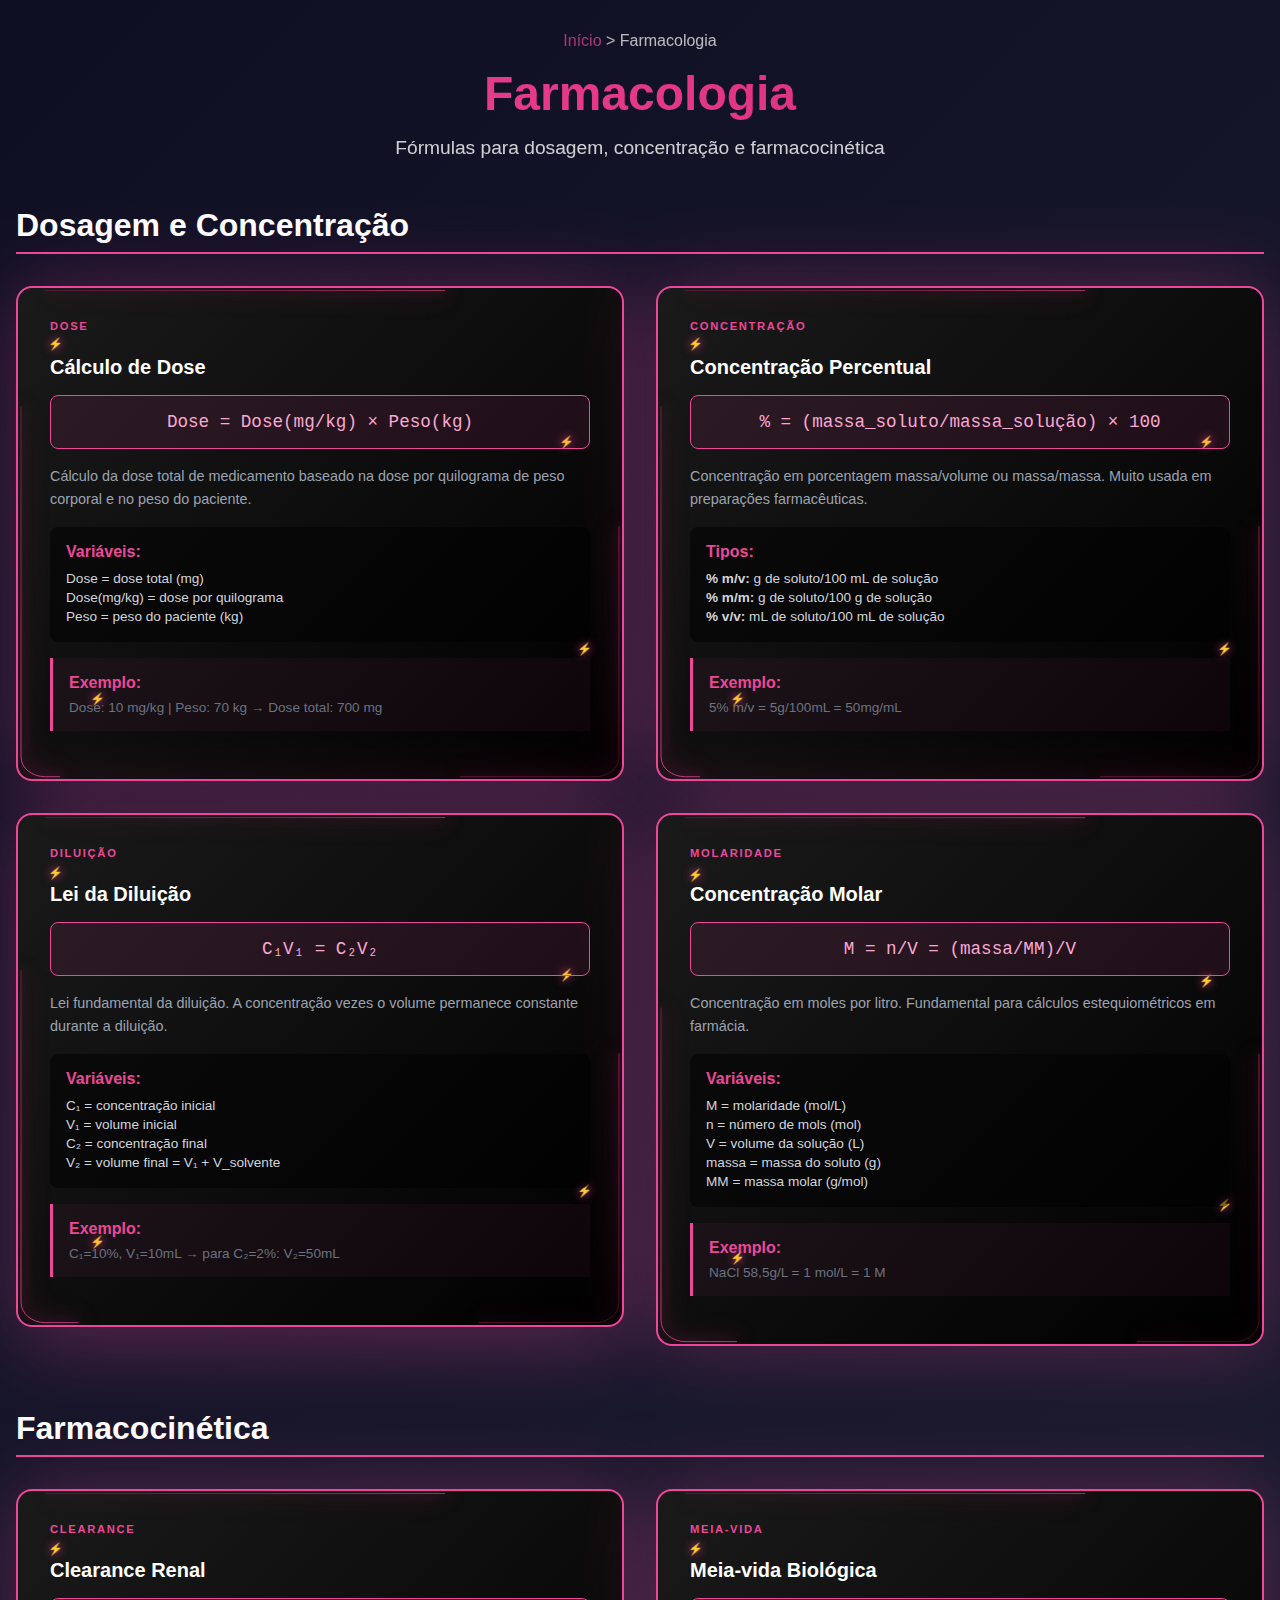
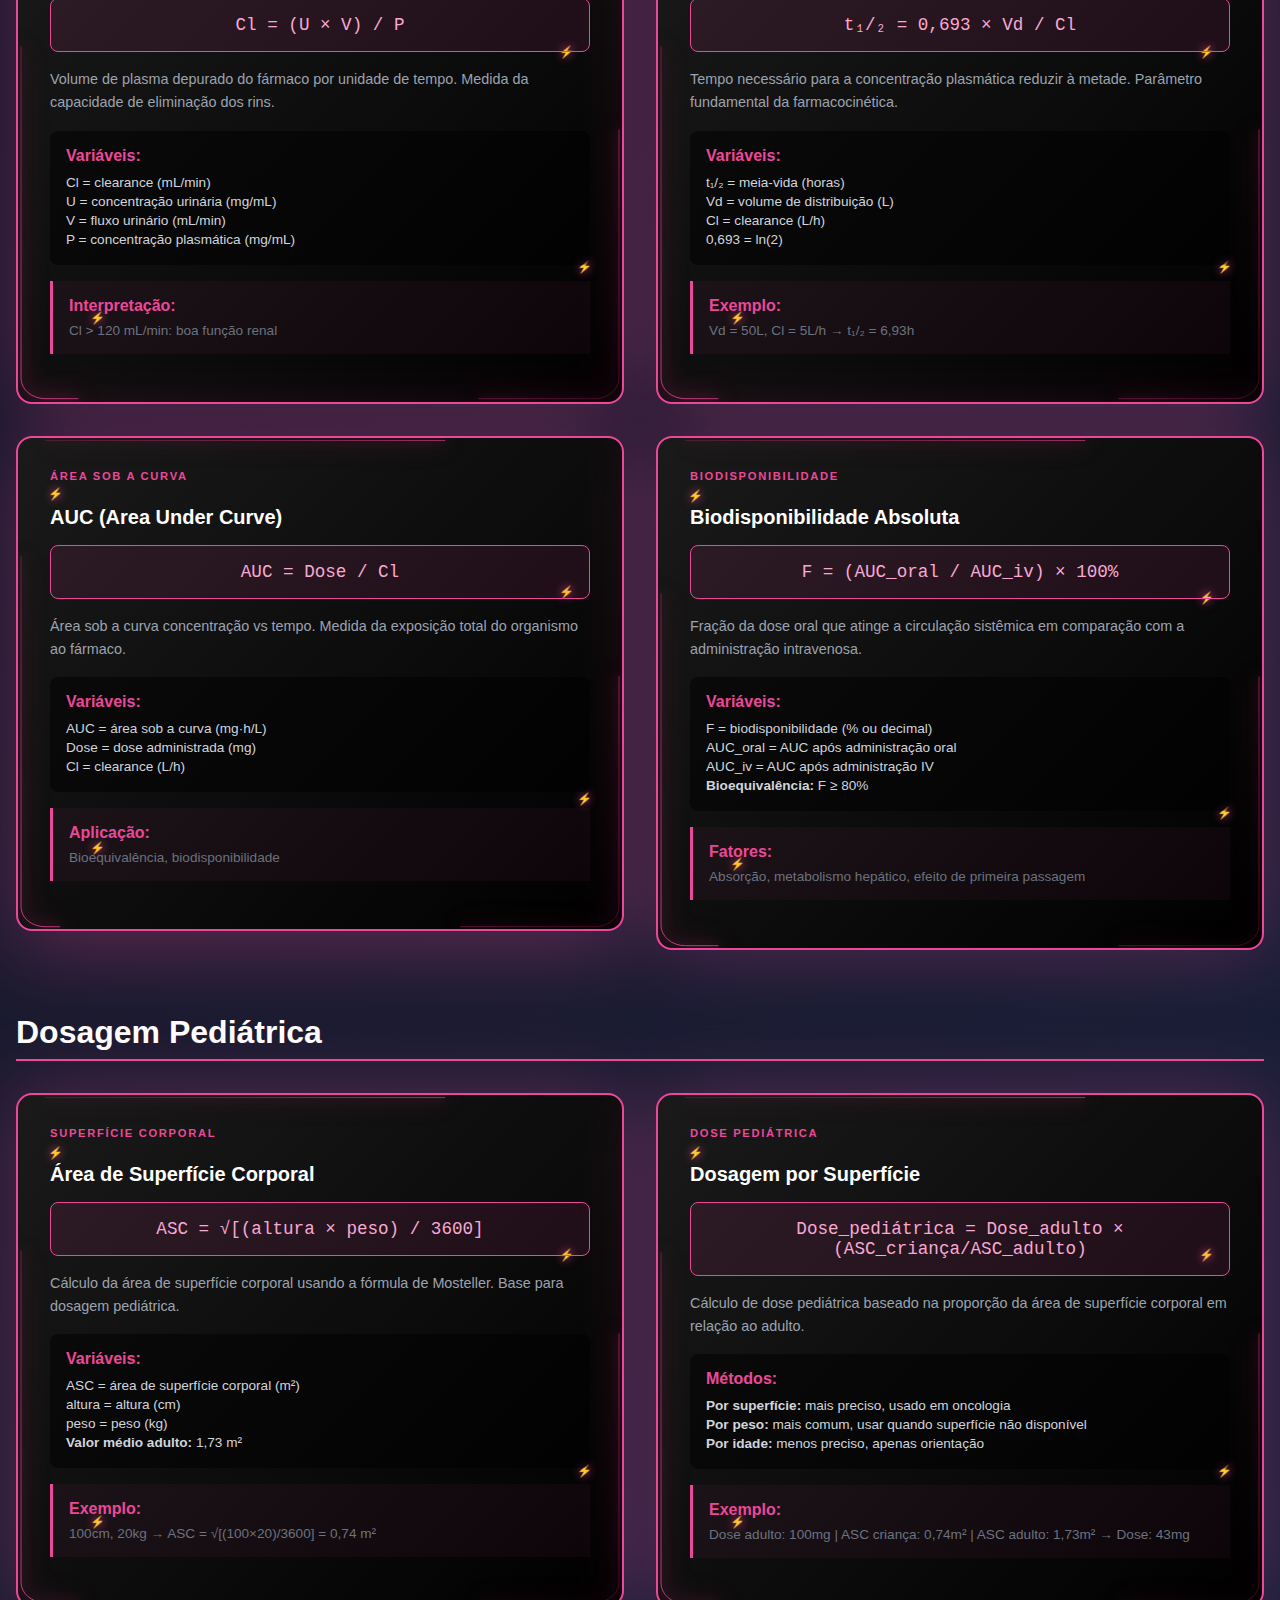
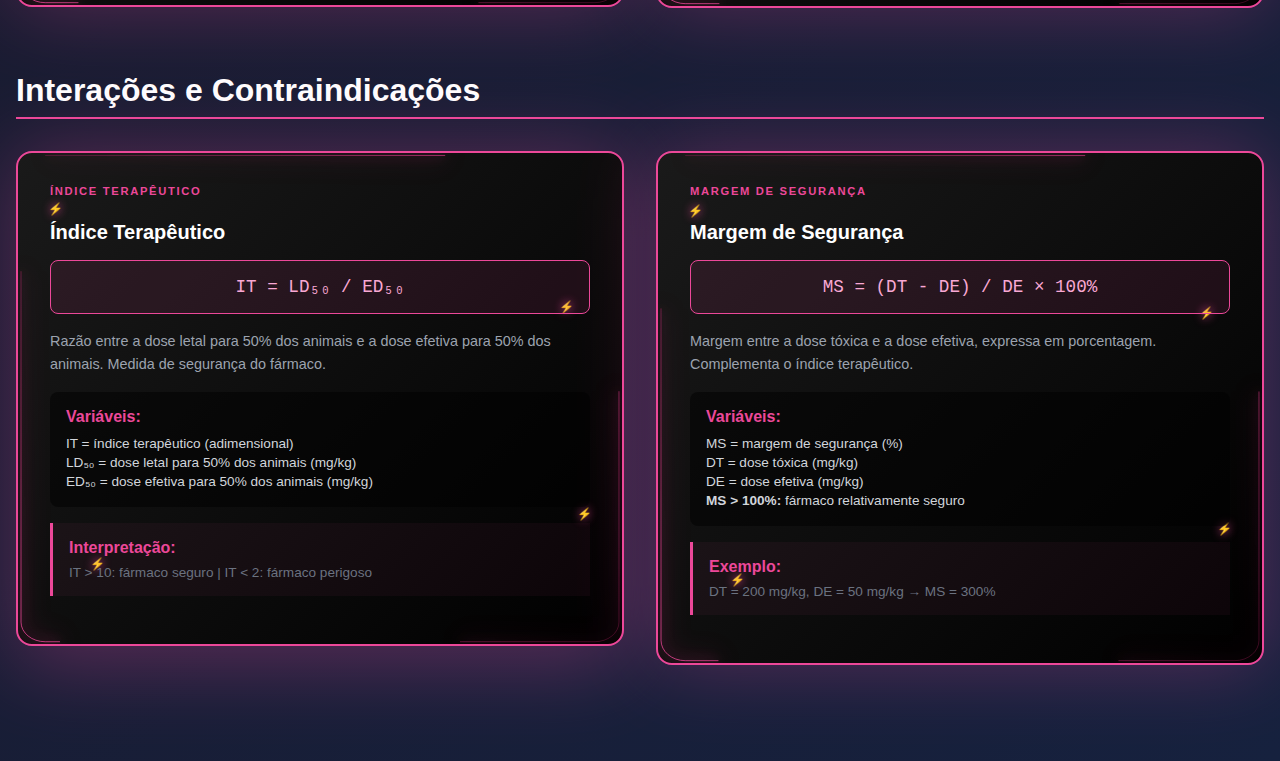
<file: pages/farmacologia.html>
<!DOCTYPE html>
<html lang="pt-BR">
<head>
    <meta charset="UTF-8">
    <meta name="viewport" content="width=device-width, initial-scale=1.0">
    <title>Farmacologia - Fórmulas Médicas</title>
    <style>
        * {
            margin: 0;
            padding: 0;
            box-sizing: border-box;
        }

        body {
            min-height: 100vh;
            background: linear-gradient(135deg, #0f0f23 0%, #1a1a2e 50%, #16213e 100%);
            padding: 2rem 1rem;
            font-family: 'Segoe UI', Tahoma, Geneva, Verdana, sans-serif;
        }

        .container {
            max-width: 1400px;
            margin: 0 auto;
        }

        .header {
            text-align: center;
            margin-bottom: 3rem;
            color: white;
        }

        .breadcrumb {
            margin-bottom: 1rem;
            opacity: 0.7;
        }

        .breadcrumb a {
            color: #ec4899;
            text-decoration: none;
        }

        .breadcrumb a:hover {
            text-decoration: underline;
        }

        .main-title {
            font-size: 3rem;
            font-weight: bold;
            margin-bottom: 1rem;
            background: linear-gradient(45deg, #ec4899, #db2777);
            -webkit-background-clip: text;
            -webkit-text-fill-color: transparent;
            background-clip: text;
        }

        .subtitle {
            font-size: 1.2rem;
            opacity: 0.8;
            margin-bottom: 2rem;
        }

        .section {
            margin-bottom: 4rem;
        }

        .section-title {
            color: white;
            font-size: 2rem;
            margin-bottom: 2rem;
            border-bottom: 2px solid #ec4899;
            padding-bottom: 0.5rem;
        }

        .grid {
            display: grid;
            grid-template-columns: repeat(auto-fit, minmax(400px, 1fr));
            gap: 2rem;
        }

        .card-wrapper {
            position: relative;
        }

        .glow {
            position: absolute;
            inset: 0;
            border-radius: 1rem;
            filter: blur(40px);
            opacity: 0.3;
            background: #ec4899;
        }

        .card {
            position: relative;
            background: linear-gradient(135deg, #1a1a1a 0%, #000 100%);
            border-radius: 1rem;
            padding: 2rem;
            overflow: hidden;
            min-height: 300px;
            border: 2px solid #ec4899;
        }

        .electric-border {
            position: absolute;
            inset: 0;
            width: 100%;
            height: 100%;
            pointer-events: none;
        }

        .electric-border rect {
            animation: electric-flow 4s linear infinite;
        }

        .pink-border { 
            filter: drop-shadow(0 0 6px #ec4899) drop-shadow(0 0 12px #db2777); 
        }

        .lightning-container {
            position: absolute;
            inset: 0;
            pointer-events: none;
            z-index: 5;
        }

        .lightning-bolt {
            position: absolute;
            font-size: 12px;
            color: #ec4899;
            text-shadow: 0 0 10px #ec4899;
            animation: lightning-flash 3s ease-in-out infinite;
        }

        .lightning-bolt:nth-child(1) { top: 10%; left: 5%; }
        .lightning-bolt:nth-child(2) { top: 30%; right: 8%; animation-delay: 0.5s; }
        .lightning-bolt:nth-child(3) { bottom: 15%; left: 12%; animation-delay: 1s; }
        .lightning-bolt:nth-child(4) { bottom: 25%; right: 5%; animation-delay: 1.5s; }

        .card-content {
            position: relative;
            z-index: 10;
        }

        .card-label {
            font-size: 0.7rem;
            letter-spacing: 0.15em;
            font-weight: 600;
            margin-bottom: 1.5rem;
            color: #ec4899;
        }

        .formula-title {
            font-size: 1.25rem;
            font-weight: bold;
            color: white;
            margin-bottom: 1rem;
        }

        .formula {
            background: rgba(236, 72, 153, 0.1);
            border: 1px solid #ec4899;
            border-radius: 0.5rem;
            padding: 1rem;
            margin: 1rem 0;
            font-family: 'Courier New', monospace;
            font-size: 1.1rem;
            color: #f9a8d4;
            text-align: center;
        }

        .description {
            color: #9ca3af;
            font-size: 0.9rem;
            line-height: 1.6;
            margin-bottom: 1rem;
        }

        .variables {
            background: rgba(0, 0, 0, 0.5);
            border-radius: 0.5rem;
            padding: 1rem;
            margin-top: 1rem;
        }

        .variables-title {
            color: #ec4899;
            font-weight: bold;
            margin-bottom: 0.5rem;
        }

        .variables-list {
            color: #d1d5db;
            font-size: 0.85rem;
            line-height: 1.4;
        }

        .example {
            background: rgba(236, 72, 153, 0.05);
            border-left: 3px solid #ec4899;
            padding: 1rem;
            margin: 1rem 0;
        }

        .example-title {
            color: #ec4899;
            font-weight: bold;
            margin-bottom: 0.5rem;
        }

        .example-content {
            color: #6b7280;
            font-size: 0.85rem;
        }

        @keyframes electric-flow {
            0% { stroke-dashoffset: 800; }
            100% { stroke-dashoffset: 0; }
        }

        @keyframes lightning-flash {
            0%, 100% { 
                opacity: 0;
                transform: scale(0.5) translateY(0);
            }
            10% { 
                opacity: 1;
                transform: scale(1) translateY(-3px);
            }
            20% { 
                opacity: 0.5;
                transform: scale(0.8) translateY(-2px);
            }
            30% { 
                opacity: 0;
                transform: scale(0.5) translateY(0);
            }
        }

        @media (max-width: 768px) {
            .grid {
                grid-template-columns: 1fr;
            }
            
            .main-title {
                font-size: 2rem;
            }
        }
    </style>
</head>
<body>
    <div class="container">
        <header class="header">
            <nav class="breadcrumb">
                <a href="../index.html">Início</a> > Farmacologia
            </nav>
            <h1 class="main-title">Farmacologia</h1>
            <p class="subtitle">Fórmulas para dosagem, concentração e farmacocinética</p>
        </header>

        <!-- Dosagem -->
        <section class="section">
            <h2 class="section-title">Dosagem e Concentração</h2>
            <div class="grid">
                <div class="card-wrapper">
                    <div class="glow"></div>
                    <div class="card">
                        <svg class="electric-border pink-border" viewBox="0 0 100 100" preserveAspectRatio="none">
                            <defs>
                                <linearGradient id="pink-gradient-1" x1="0%" y1="0%" x2="100%" y2="100%">
                                    <stop offset="0%" stop-color="#db2777" stop-opacity="0.3" />
                                    <stop offset="50%" stop-color="#ec4899" stop-opacity="1" />
                                    <stop offset="100%" stop-color="#db2777" stop-opacity="0.3" />
                                </linearGradient>
                            </defs>
                            <rect x="0.5" y="0.5" width="99" height="99" rx="4" fill="none" 
                                  stroke="url(#pink-gradient-1)" stroke-width="0.8" stroke-dasharray="400" 
                                  vector-effect="non-scaling-stroke" />
                        </svg>
                        <div class="lightning-container">
                            <div class="lightning-bolt">⚡</div>
                            <div class="lightning-bolt">⚡</div>
                            <div class="lightning-bolt">⚡</div>
                            <div class="lightning-bolt">⚡</div>
                        </div>
                        <div class="card-content">
                            <div class="card-label">DOSE</div>
                            <h3 class="formula-title">Cálculo de Dose</h3>
                            <div class="formula">Dose = Dose(mg/kg) × Peso(kg)</div>
                            <p class="description">Cálculo da dose total de medicamento baseado na dose por quilograma de peso corporal e no peso do paciente.</p>
                            <div class="variables">
                                <div class="variables-title">Variáveis:</div>
                                <div class="variables-list">
                                    Dose = dose total (mg)<br>
                                    Dose(mg/kg) = dose por quilograma<br>
                                    Peso = peso do paciente (kg)
                                </div>
                            </div>
                            <div class="example">
                                <div class="example-title">Exemplo:</div>
                                <div class="example-content">Dose: 10 mg/kg | Peso: 70 kg → Dose total: 700 mg</div>
                            </div>
                        </div>
                    </div>
                </div>

                <div class="card-wrapper">
                    <div class="glow"></div>
                    <div class="card">
                        <svg class="electric-border pink-border" viewBox="0 0 100 100" preserveAspectRatio="none">
                            <defs>
                                <linearGradient id="pink-gradient-2" x1="0%" y1="0%" x2="100%" y2="100%">
                                    <stop offset="0%" stop-color="#db2777" stop-opacity="0.3" />
                                    <stop offset="50%" stop-color="#ec4899" stop-opacity="1" />
                                    <stop offset="100%" stop-color="#db2777" stop-opacity="0.3" />
                                </linearGradient>
                            </defs>
                            <rect x="0.5" y="0.5" width="99" height="99" rx="4" fill="none" 
                                  stroke="url(#pink-gradient-2)" stroke-width="0.8" stroke-dasharray="400" 
                                  vector-effect="non-scaling-stroke" />
                        </svg>
                        <div class="lightning-container">
                            <div class="lightning-bolt">⚡</div>
                            <div class="lightning-bolt">⚡</div>
                            <div class="lightning-bolt">⚡</div>
                            <div class="lightning-bolt">⚡</div>
                        </div>
                        <div class="card-content">
                            <div class="card-label">CONCENTRAÇÃO</div>
                            <h3 class="formula-title">Concentração Percentual</h3>
                            <div class="formula">% = (massa_soluto/massa_solução) × 100</div>
                            <p class="description">Concentração em porcentagem massa/volume ou massa/massa. Muito usada em preparações farmacêuticas.</p>
                            <div class="variables">
                                <div class="variables-title">Tipos:</div>
                                <div class="variables-list">
                                    <strong>% m/v:</strong> g de soluto/100 mL de solução<br>
                                    <strong>% m/m:</strong> g de soluto/100 g de solução<br>
                                    <strong>% v/v:</strong> mL de soluto/100 mL de solução
                                </div>
                            </div>
                            <div class="example">
                                <div class="example-title">Exemplo:</div>
                                <div class="example-content">5% m/v = 5g/100mL = 50mg/mL</div>
                            </div>
                        </div>
                    </div>
                </div>

                <div class="card-wrapper">
                    <div class="glow"></div>
                    <div class="card">
                        <svg class="electric-border pink-border" viewBox="0 0 100 100" preserveAspectRatio="none">
                            <defs>
                                <linearGradient id="pink-gradient-3" x1="0%" y1="0%" x2="100%" y2="100%">
                                    <stop offset="0%" stop-color="#db2777" stop-opacity="0.3" />
                                    <stop offset="50%" stop-color="#ec4899" stop-opacity="1" />
                                    <stop offset="100%" stop-color="#db2777" stop-opacity="0.3" />
                                </linearGradient>
                            </defs>
                            <rect x="0.5" y="0.5" width="99" height="99" rx="4" fill="none" 
                                  stroke="url(#pink-gradient-3)" stroke-width="0.8" stroke-dasharray="400" 
                                  vector-effect="non-scaling-stroke" />
                        </svg>
                        <div class="lightning-container">
                            <div class="lightning-bolt">⚡</div>
                            <div class="lightning-bolt">⚡</div>
                            <div class="lightning-bolt">⚡</div>
                            <div class="lightning-bolt">⚡</div>
                        </div>
                        <div class="card-content">
                            <div class="card-label">DILUIÇÃO</div>
                            <h3 class="formula-title">Lei da Diluição</h3>
                            <div class="formula">C₁V₁ = C₂V₂</div>
                            <p class="description">Lei fundamental da diluição. A concentração vezes o volume permanece constante durante a diluição.</p>
                            <div class="variables">
                                <div class="variables-title">Variáveis:</div>
                                <div class="variables-list">
                                    C₁ = concentração inicial<br>
                                    V₁ = volume inicial<br>
                                    C₂ = concentração final<br>
                                    V₂ = volume final = V₁ + V_solvente
                                </div>
                            </div>
                            <div class="example">
                                <div class="example-title">Exemplo:</div>
                                <div class="example-content">C₁=10%, V₁=10mL → para C₂=2%: V₂=50mL</div>
                            </div>
                        </div>
                    </div>
                </div>

                <div class="card-wrapper">
                    <div class="glow"></div>
                    <div class="card">
                        <svg class="electric-border pink-border" viewBox="0 0 100 100" preserveAspectRatio="none">
                            <defs>
                                <linearGradient id="pink-gradient-4" x1="0%" y1="0%" x2="100%" y2="100%">
                                    <stop offset="0%" stop-color="#db2777" stop-opacity="0.3" />
                                    <stop offset="50%" stop-color="#ec4899" stop-opacity="1" />
                                    <stop offset="100%" stop-color="#db2777" stop-opacity="0.3" />
                                </linearGradient>
                            </defs>
                            <rect x="0.5" y="0.5" width="99" height="99" rx="4" fill="none" 
                                  stroke="url(#pink-gradient-4)" stroke-width="0.8" stroke-dasharray="400" 
                                  vector-effect="non-scaling-stroke" />
                        </svg>
                        <div class="lightning-container">
                            <div class="lightning-bolt">⚡</div>
                            <div class="lightning-bolt">⚡</div>
                            <div class="lightning-bolt">⚡</div>
                            <div class="lightning-bolt">⚡</div>
                        </div>
                        <div class="card-content">
                            <div class="card-label">MOLARIDADE</div>
                            <h3 class="formula-title">Concentração Molar</h3>
                            <div class="formula">M = n/V = (massa/MM)/V</div>
                            <p class="description">Concentração em moles por litro. Fundamental para cálculos estequiométricos em farmácia.</p>
                            <div class="variables">
                                <div class="variables-title">Variáveis:</div>
                                <div class="variables-list">
                                    M = molaridade (mol/L)<br>
                                    n = número de mols (mol)<br>
                                    V = volume da solução (L)<br>
                                    massa = massa do soluto (g)<br>
                                    MM = massa molar (g/mol)
                                </div>
                            </div>
                            <div class="example">
                                <div class="example-title">Exemplo:</div>
                                <div class="example-content">NaCl 58,5g/L = 1 mol/L = 1 M</div>
                            </div>
                        </div>
                    </div>
                </div>
            </div>
        </section>

        <!-- Farmacocinética -->
        <section class="section">
            <h2 class="section-title">Farmacocinética</h2>
            <div class="grid">
                <div class="card-wrapper">
                    <div class="glow"></div>
                    <div class="card">
                        <svg class="electric-border pink-border" viewBox="0 0 100 100" preserveAspectRatio="none">
                            <defs>
                                <linearGradient id="pink-gradient-5" x1="0%" y1="0%" x2="100%" y2="100%">
                                    <stop offset="0%" stop-color="#db2777" stop-opacity="0.3" />
                                    <stop offset="50%" stop-color="#ec4899" stop-opacity="1" />
                                    <stop offset="100%" stop-color="#db2777" stop-opacity="0.3" />
                                </linearGradient>
                            </defs>
                            <rect x="0.5" y="0.5" width="99" height="99" rx="4" fill="none" 
                                  stroke="url(#pink-gradient-5)" stroke-width="0.8" stroke-dasharray="400" 
                                  vector-effect="non-scaling-stroke" />
                        </svg>
                        <div class="lightning-container">
                            <div class="lightning-bolt">⚡</div>
                            <div class="lightning-bolt">⚡</div>
                            <div class="lightning-bolt">⚡</div>
                            <div class="lightning-bolt">⚡</div>
                        </div>
                        <div class="card-content">
                            <div class="card-label">CLEARANCE</div>
                            <h3 class="formula-title">Clearance Renal</h3>
                            <div class="formula">Cl = (U × V) / P</div>
                            <p class="description">Volume de plasma depurado do fármaco por unidade de tempo. Medida da capacidade de eliminação dos rins.</p>
                            <div class="variables">
                                <div class="variables-title">Variáveis:</div>
                                <div class="variables-list">
                                    Cl = clearance (mL/min)<br>
                                    U = concentração urinária (mg/mL)<br>
                                    V = fluxo urinário (mL/min)<br>
                                    P = concentração plasmática (mg/mL)
                                </div>
                            </div>
                            <div class="example">
                                <div class="example-title">Interpretação:</div>
                                <div class="example-content">Cl > 120 mL/min: boa função renal</div>
                            </div>
                        </div>
                    </div>
                </div>

                <div class="card-wrapper">
                    <div class="glow"></div>
                    <div class="card">
                        <svg class="electric-border pink-border" viewBox="0 0 100 100" preserveAspectRatio="none">
                            <defs>
                                <linearGradient id="pink-gradient-6" x1="0%" y1="0%" x2="100%" y2="100%">
                                    <stop offset="0%" stop-color="#db2777" stop-opacity="0.3" />
                                    <stop offset="50%" stop-color="#ec4899" stop-opacity="1" />
                                    <stop offset="100%" stop-color="#db2777" stop-opacity="0.3" />
                                </linearGradient>
                            </defs>
                            <rect x="0.5" y="0.5" width="99" height="99" rx="4" fill="none" 
                                  stroke="url(#pink-gradient-6)" stroke-width="0.8" stroke-dasharray="400" 
                                  vector-effect="non-scaling-stroke" />
                        </svg>
                        <div class="lightning-container">
                            <div class="lightning-bolt">⚡</div>
                            <div class="lightning-bolt">⚡</div>
                            <div class="lightning-bolt">⚡</div>
                            <div class="lightning-bolt">⚡</div>
                        </div>
                        <div class="card-content">
                            <div class="card-label">MEIA-VIDA</div>
                            <h3 class="formula-title">Meia-vida Biológica</h3>
                            <div class="formula">t₁/₂ = 0,693 × Vd / Cl</div>
                            <p class="description">Tempo necessário para a concentração plasmática reduzir à metade. Parâmetro fundamental da farmacocinética.</p>
                            <div class="variables">
                                <div class="variables-title">Variáveis:</div>
                                <div class="variables-list">
                                    t₁/₂ = meia-vida (horas)<br>
                                    Vd = volume de distribuição (L)<br>
                                    Cl = clearance (L/h)<br>
                                    0,693 = ln(2)
                                </div>
                            </div>
                            <div class="example">
                                <div class="example-title">Exemplo:</div>
                                <div class="example-content">Vd = 50L, Cl = 5L/h → t₁/₂ = 6,93h</div>
                            </div>
                        </div>
                    </div>
                </div>

                <div class="card-wrapper">
                    <div class="glow"></div>
                    <div class="card">
                        <svg class="electric-border pink-border" viewBox="0 0 100 100" preserveAspectRatio="none">
                            <defs>
                                <linearGradient id="pink-gradient-7" x1="0%" y1="0%" x2="100%" y2="100%">
                                    <stop offset="0%" stop-color="#db2777" stop-opacity="0.3" />
                                    <stop offset="50%" stop-color="#ec4899" stop-opacity="1" />
                                    <stop offset="100%" stop-color="#db2777" stop-opacity="0.3" />
                                </linearGradient>
                            </defs>
                            <rect x="0.5" y="0.5" width="99" height="99" rx="4" fill="none" 
                                  stroke="url(#pink-gradient-7)" stroke-width="0.8" stroke-dasharray="400" 
                                  vector-effect="non-scaling-stroke" />
                        </svg>
                        <div class="lightning-container">
                            <div class="lightning-bolt">⚡</div>
                            <div class="lightning-bolt">⚡</div>
                            <div class="lightning-bolt">⚡</div>
                            <div class="lightning-bolt">⚡</div>
                        </div>
                        <div class="card-content">
                            <div class="card-label">ÁREA SOB A CURVA</div>
                            <h3 class="formula-title">AUC (Area Under Curve)</h3>
                            <div class="formula">AUC = Dose / Cl</div>
                            <p class="description">Área sob a curva concentração vs tempo. Medida da exposição total do organismo ao fármaco.</p>
                            <div class="variables">
                                <div class="variables-title">Variáveis:</div>
                                <div class="variables-list">
                                    AUC = área sob a curva (mg·h/L)<br>
                                    Dose = dose administrada (mg)<br>
                                    Cl = clearance (L/h)
                                </div>
                            </div>
                            <div class="example">
                                <div class="example-title">Aplicação:</div>
                                <div class="example-content">Bioequivalência, biodisponibilidade</div>
                            </div>
                        </div>
                    </div>
                </div>

                <div class="card-wrapper">
                    <div class="glow"></div>
                    <div class="card">
                        <svg class="electric-border pink-border" viewBox="0 0 100 100" preserveAspectRatio="none">
                            <defs>
                                <linearGradient id="pink-gradient-8" x1="0%" y1="0%" x2="100%" y2="100%">
                                    <stop offset="0%" stop-color="#db2777" stop-opacity="0.3" />
                                    <stop offset="50%" stop-color="#ec4899" stop-opacity="1" />
                                    <stop offset="100%" stop-color="#db2777" stop-opacity="0.3" />
                                </linearGradient>
                            </defs>
                            <rect x="0.5" y="0.5" width="99" height="99" rx="4" fill="none" 
                                  stroke="url(#pink-gradient-8)" stroke-width="0.8" stroke-dasharray="400" 
                                  vector-effect="non-scaling-stroke" />
                        </svg>
                        <div class="lightning-container">
                            <div class="lightning-bolt">⚡</div>
                            <div class="lightning-bolt">⚡</div>
                            <div class="lightning-bolt">⚡</div>
                            <div class="lightning-bolt">⚡</div>
                        </div>
                        <div class="card-content">
                            <div class="card-label">BIODISPONIBILIDADE</div>
                            <h3 class="formula-title">Biodisponibilidade Absoluta</h3>
                            <div class="formula">F = (AUC_oral / AUC_iv) × 100%</div>
                            <p class="description">Fração da dose oral que atinge a circulação sistêmica em comparação com a administração intravenosa.</p>
                            <div class="variables">
                                <div class="variables-title">Variáveis:</div>
                                <div class="variables-list">
                                    F = biodisponibilidade (% ou decimal)<br>
                                    AUC_oral = AUC após administração oral<br>
                                    AUC_iv = AUC após administração IV<br>
                                    <strong>Bioequivalência:</strong> F ≥ 80%
                                </div>
                            </div>
                            <div class="example">
                                <div class="example-title">Fatores:</div>
                                <div class="example-content">Absorção, metabolismo hepático, efeito de primeira passagem</div>
                            </div>
                        </div>
                    </div>
                </div>
            </div>
        </section>

        <!-- Dosagem por Superfície Corporal -->
        <section class="section">
            <h2 class="section-title">Dosagem Pediátrica</h2>
            <div class="grid">
                <div class="card-wrapper">
                    <div class="glow"></div>
                    <div class="card">
                        <svg class="electric-border pink-border" viewBox="0 0 100 100" preserveAspectRatio="none">
                            <defs>
                                <linearGradient id="pink-gradient-9" x1="0%" y1="0%" x2="100%" y2="100%">
                                    <stop offset="0%" stop-color="#db2777" stop-opacity="0.3" />
                                    <stop offset="50%" stop-color="#ec4899" stop-opacity="1" />
                                    <stop offset="100%" stop-color="#db2777" stop-opacity="0.3" />
                                </linearGradient>
                            </defs>
                            <rect x="0.5" y="0.5" width="99" height="99" rx="4" fill="none" 
                                  stroke="url(#pink-gradient-9)" stroke-width="0.8" stroke-dasharray="400" 
                                  vector-effect="non-scaling-stroke" />
                        </svg>
                        <div class="lightning-container">
                            <div class="lightning-bolt">⚡</div>
                            <div class="lightning-bolt">⚡</div>
                            <div class="lightning-bolt">⚡</div>
                            <div class="lightning-bolt">⚡</div>
                        </div>
                        <div class="card-content">
                            <div class="card-label">SUPERFÍCIE CORPORAL</div>
                            <h3 class="formula-title">Área de Superfície Corporal</h3>
                            <div class="formula">ASC = √[(altura × peso) / 3600]</div>
                            <p class="description">Cálculo da área de superfície corporal usando a fórmula de Mosteller. Base para dosagem pediátrica.</p>
                            <div class="variables">
                                <div class="variables-title">Variáveis:</div>
                                <div class="variables-list">
                                    ASC = área de superfície corporal (m²)<br>
                                    altura = altura (cm)<br>
                                    peso = peso (kg)<br>
                                    <strong>Valor médio adulto:</strong> 1,73 m²
                                </div>
                            </div>
                            <div class="example">
                                <div class="example-title">Exemplo:</div>
                                <div class="example-content">100cm, 20kg → ASC = √[(100×20)/3600] = 0,74 m²</div>
                            </div>
                        </div>
                    </div>
                </div>

                <div class="card-wrapper">
                    <div class="glow"></div>
                    <div class="card">
                        <svg class="electric-border pink-border" viewBox="0 0 100 100" preserveAspectRatio="none">
                            <defs>
                                <linearGradient id="pink-gradient-10" x1="0%" y1="0%" x2="100%" y2="100%">
                                    <stop offset="0%" stop-color="#db2777" stop-opacity="0.3" />
                                    <stop offset="50%" stop-color="#ec4899" stop-opacity="1" />
                                    <stop offset="100%" stop-color="#db2777" stop-opacity="0.3" />
                                </linearGradient>
                            </defs>
                            <rect x="0.5" y="0.5" width="99" height="99" rx="4" fill="none" 
                                  stroke="url(#pink-gradient-10)" stroke-width="0.8" stroke-dasharray="400" 
                                  vector-effect="non-scaling-stroke" />
                        </svg>
                        <div class="lightning-container">
                            <div class="lightning-bolt">⚡</div>
                            <div class="lightning-bolt">⚡</div>
                            <div class="lightning-bolt">⚡</div>
                            <div class="lightning-bolt">⚡</div>
                        </div>
                        <div class="card-content">
                            <div class="card-label">DOSE PEDIÁTRICA</div>
                            <h3 class="formula-title">Dosagem por Superfície</h3>
                            <div class="formula">Dose_pediátrica = Dose_adulto × (ASC_criança/ASC_adulto)</div>
                            <p class="description">Cálculo de dose pediátrica baseado na proporção da área de superfície corporal em relação ao adulto.</p>
                            <div class="variables">
                                <div class="variables-title">Métodos:</div>
                                <div class="variables-list">
                                    <strong>Por superfície:</strong> mais preciso, usado em oncologia<br>
                                    <strong>Por peso:</strong> mais comum, usar quando superfície não disponível<br>
                                    <strong>Por idade:</strong> menos preciso, apenas orientação
                                </div>
                            </div>
                            <div class="example">
                                <div class="example-title">Exemplo:</div>
                                <div class="example-content">Dose adulto: 100mg | ASC criança: 0,74m² | ASC adulto: 1,73m² → Dose: 43mg</div>
                            </div>
                        </div>
                    </div>
                </div>
            </div>
        </section>

        <!-- Interações Medicamentosas -->
        <section class="section">
            <h2 class="section-title">Interações e Contraindicações</h2>
            <div class="grid">
                <div class="card-wrapper">
                    <div class="glow"></div>
                    <div class="card">
                        <svg class="electric-border pink-border" viewBox="0 0 100 100" preserveAspectRatio="none">
                            <defs>
                                <linearGradient id="pink-gradient-11" x1="0%" y1="0%" x2="100%" y2="100%">
                                    <stop offset="0%" stop-color="#db2777" stop-opacity="0.3" />
                                    <stop offset="50%" stop-color="#ec4899" stop-opacity="1" />
                                    <stop offset="100%" stop-color="#db2777" stop-opacity="0.3" />
                                </linearGradient>
                            </defs>
                            <rect x="0.5" y="0.5" width="99" height="99" rx="4" fill="none" 
                                  stroke="url(#pink-gradient-11)" stroke-width="0.8" stroke-dasharray="400" 
                                  vector-effect="non-scaling-stroke" />
                        </svg>
                        <div class="lightning-container">
                            <div class="lightning-bolt">⚡</div>
                            <div class="lightning-bolt">⚡</div>
                            <div class="lightning-bolt">⚡</div>
                            <div class="lightning-bolt">⚡</div>
                        </div>
                        <div class="card-content">
                            <div class="card-label">ÍNDICE TERAPÊUTICO</div>
                            <h3 class="formula-title">Índice Terapêutico</h3>
                            <div class="formula">IT = LD₅₀ / ED₅₀</div>
                            <p class="description">Razão entre a dose letal para 50% dos animais e a dose efetiva para 50% dos animais. Medida de segurança do fármaco.</p>
                            <div class="variables">
                                <div class="variables-title">Variáveis:</div>
                                <div class="variables-list">
                                    IT = índice terapêutico (adimensional)<br>
                                    LD₅₀ = dose letal para 50% dos animais (mg/kg)<br>
                                    ED₅₀ = dose efetiva para 50% dos animais (mg/kg)
                                </div>
                            </div>
                            <div class="example">
                                <div class="example-title">Interpretação:</div>
                                <div class="example-content">IT > 10: fármaco seguro | IT < 2: fármaco perigoso</div>
                            </div>
                        </div>
                    </div>
                </div>

                <div class="card-wrapper">
                    <div class="glow"></div>
                    <div class="card">
                        <svg class="electric-border pink-border" viewBox="0 0 100 100" preserveAspectRatio="none">
                            <defs>
                                <linearGradient id="pink-gradient-12" x1="0%" y1="0%" x2="100%" y2="100%">
                                    <stop offset="0%" stop-color="#db2777" stop-opacity="0.3" />
                                    <stop offset="50%" stop-color="#ec4899" stop-opacity="1" />
                                    <stop offset="100%" stop-color="#db2777" stop-opacity="0.3" />
                                </linearGradient>
                            </defs>
                            <rect x="0.5" y="0.5" width="99" height="99" rx="4" fill="none" 
                                  stroke="url(#pink-gradient-12)" stroke-width="0.8" stroke-dasharray="400" 
                                  vector-effect="non-scaling-stroke" />
                        </svg>
                        <div class="lightning-container">
                            <div class="lightning-bolt">⚡</div>
                            <div class="lightning-bolt">⚡</div>
                            <div class="lightning-bolt">⚡</div>
                            <div class="lightning-bolt">⚡</div>
                        </div>
                        <div class="card-content">
                            <div class="card-label">MARGEM DE SEGURANÇA</div>
                            <h3 class="formula-title">Margem de Segurança</h3>
                            <div class="formula">MS = (DT - DE) / DE × 100%</div>
                            <p class="description">Margem entre a dose tóxica e a dose efetiva, expressa em porcentagem. Complementa o índice terapêutico.</p>
                            <div class="variables">
                                <div class="variables-title">Variáveis:</div>
                                <div class="variables-list">
                                    MS = margem de segurança (%)<br>
                                    DT = dose tóxica (mg/kg)<br>
                                    DE = dose efetiva (mg/kg)<br>
                                    <strong>MS > 100%:</strong> fármaco relativamente seguro
                                </div>
                            </div>
                            <div class="example">
                                <div class="example-title">Exemplo:</div>
                                <div class="example-content">DT = 200 mg/kg, DE = 50 mg/kg → MS = 300%</div>
                            </div>
                        </div>
                    </div>
                </div>
            </div>
        </section>
    </div>
</body>
</html>
</file>
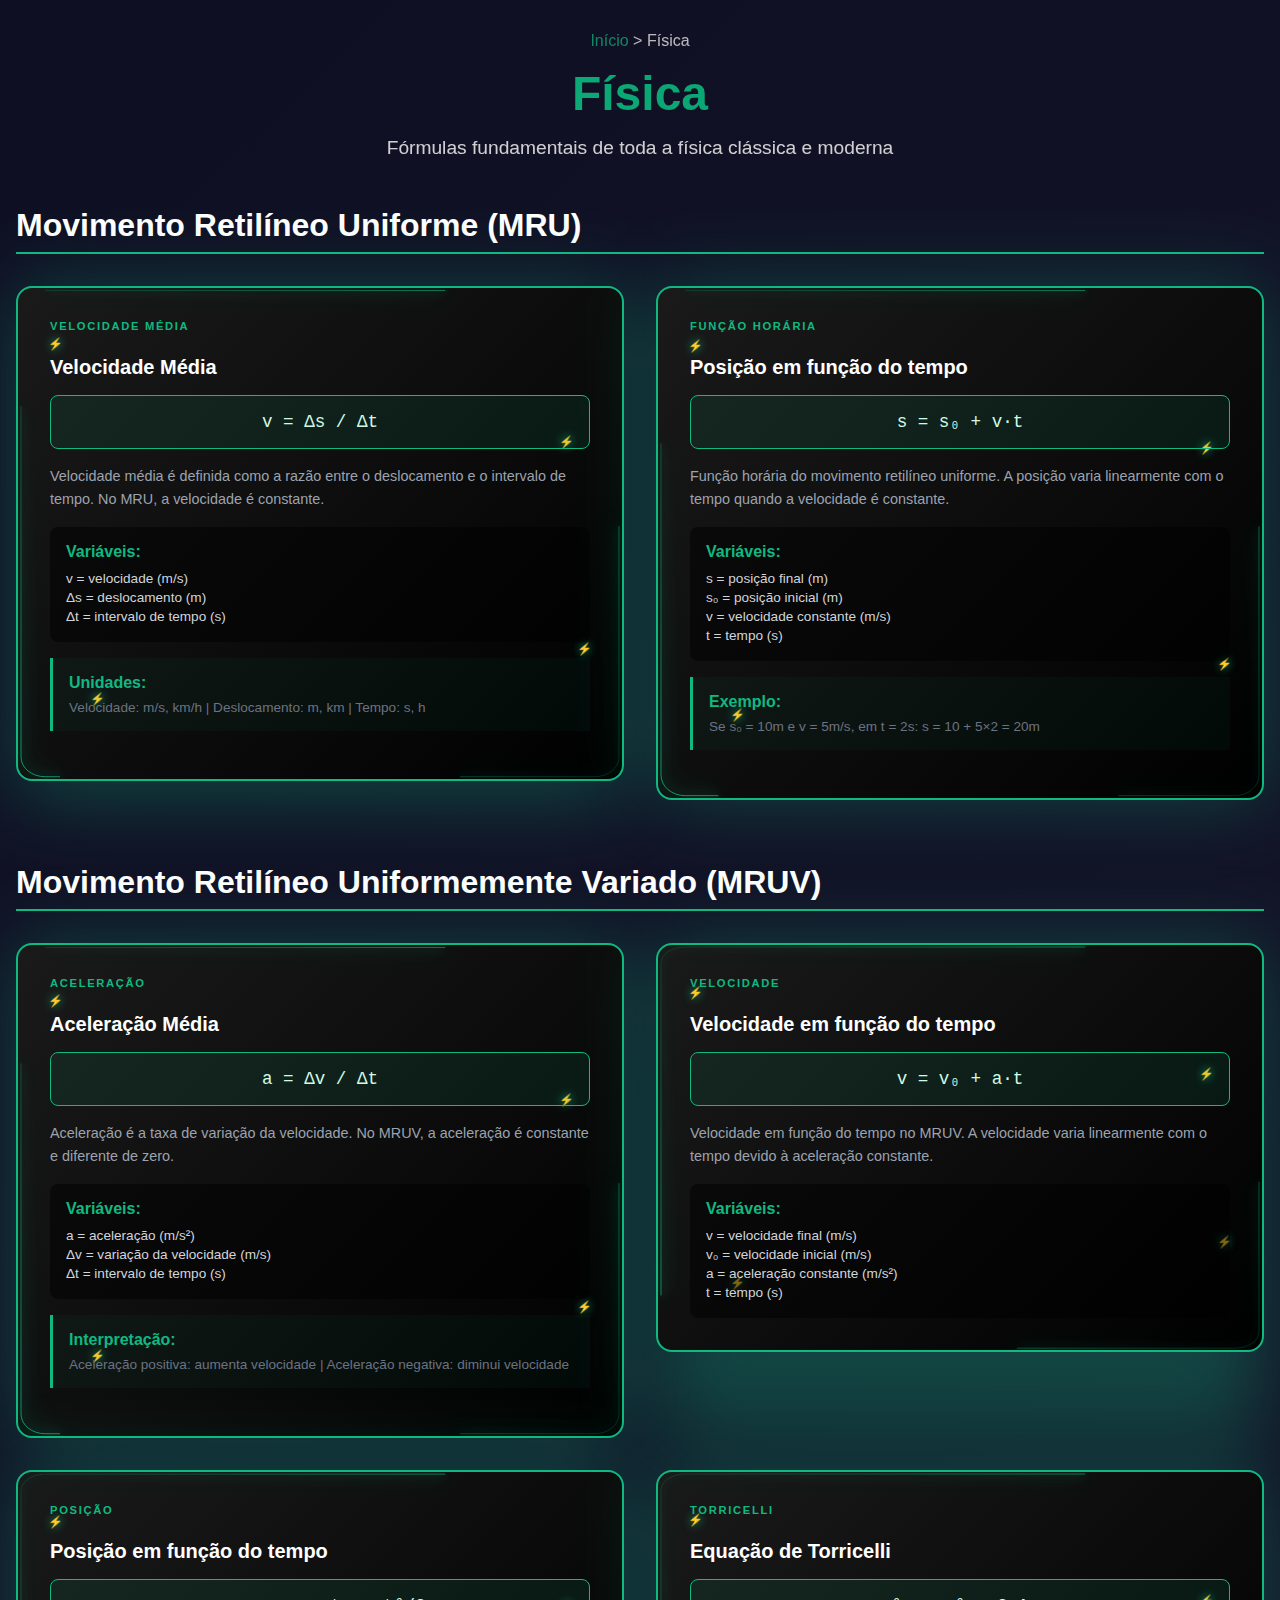
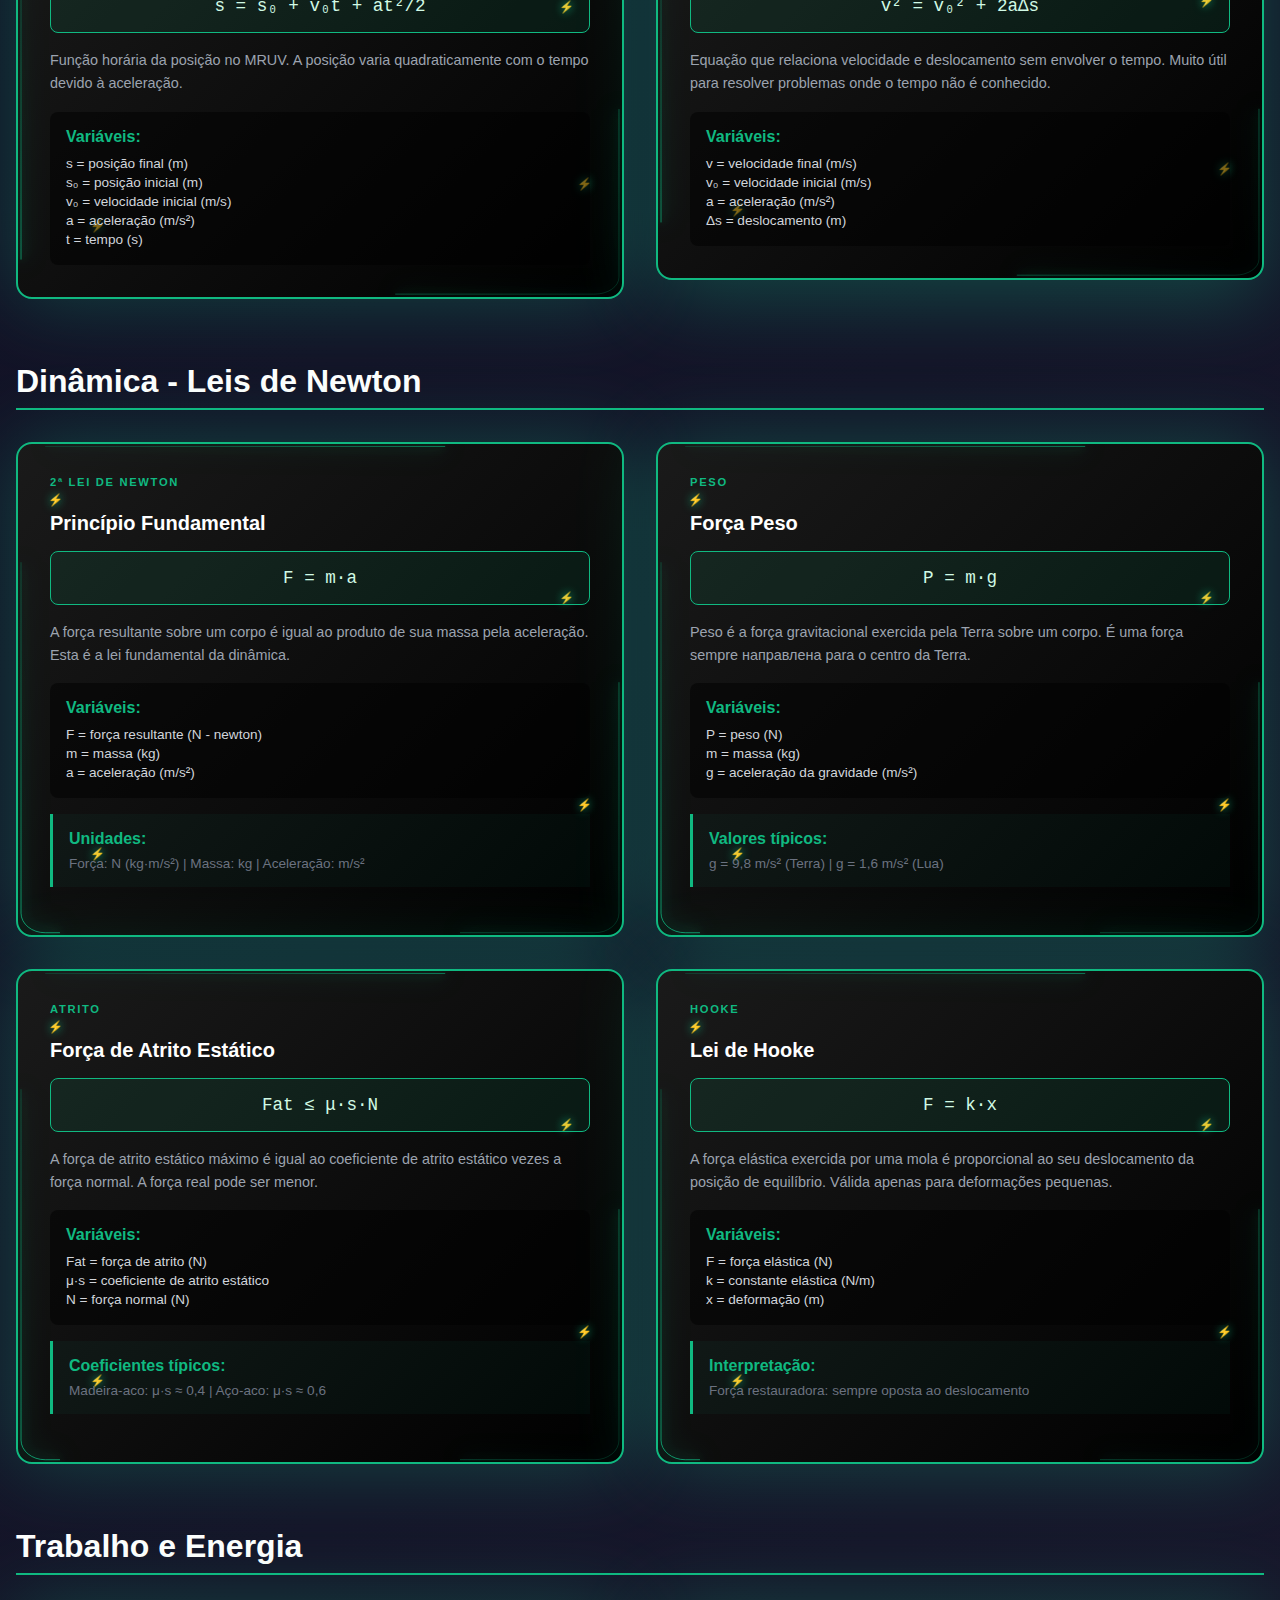
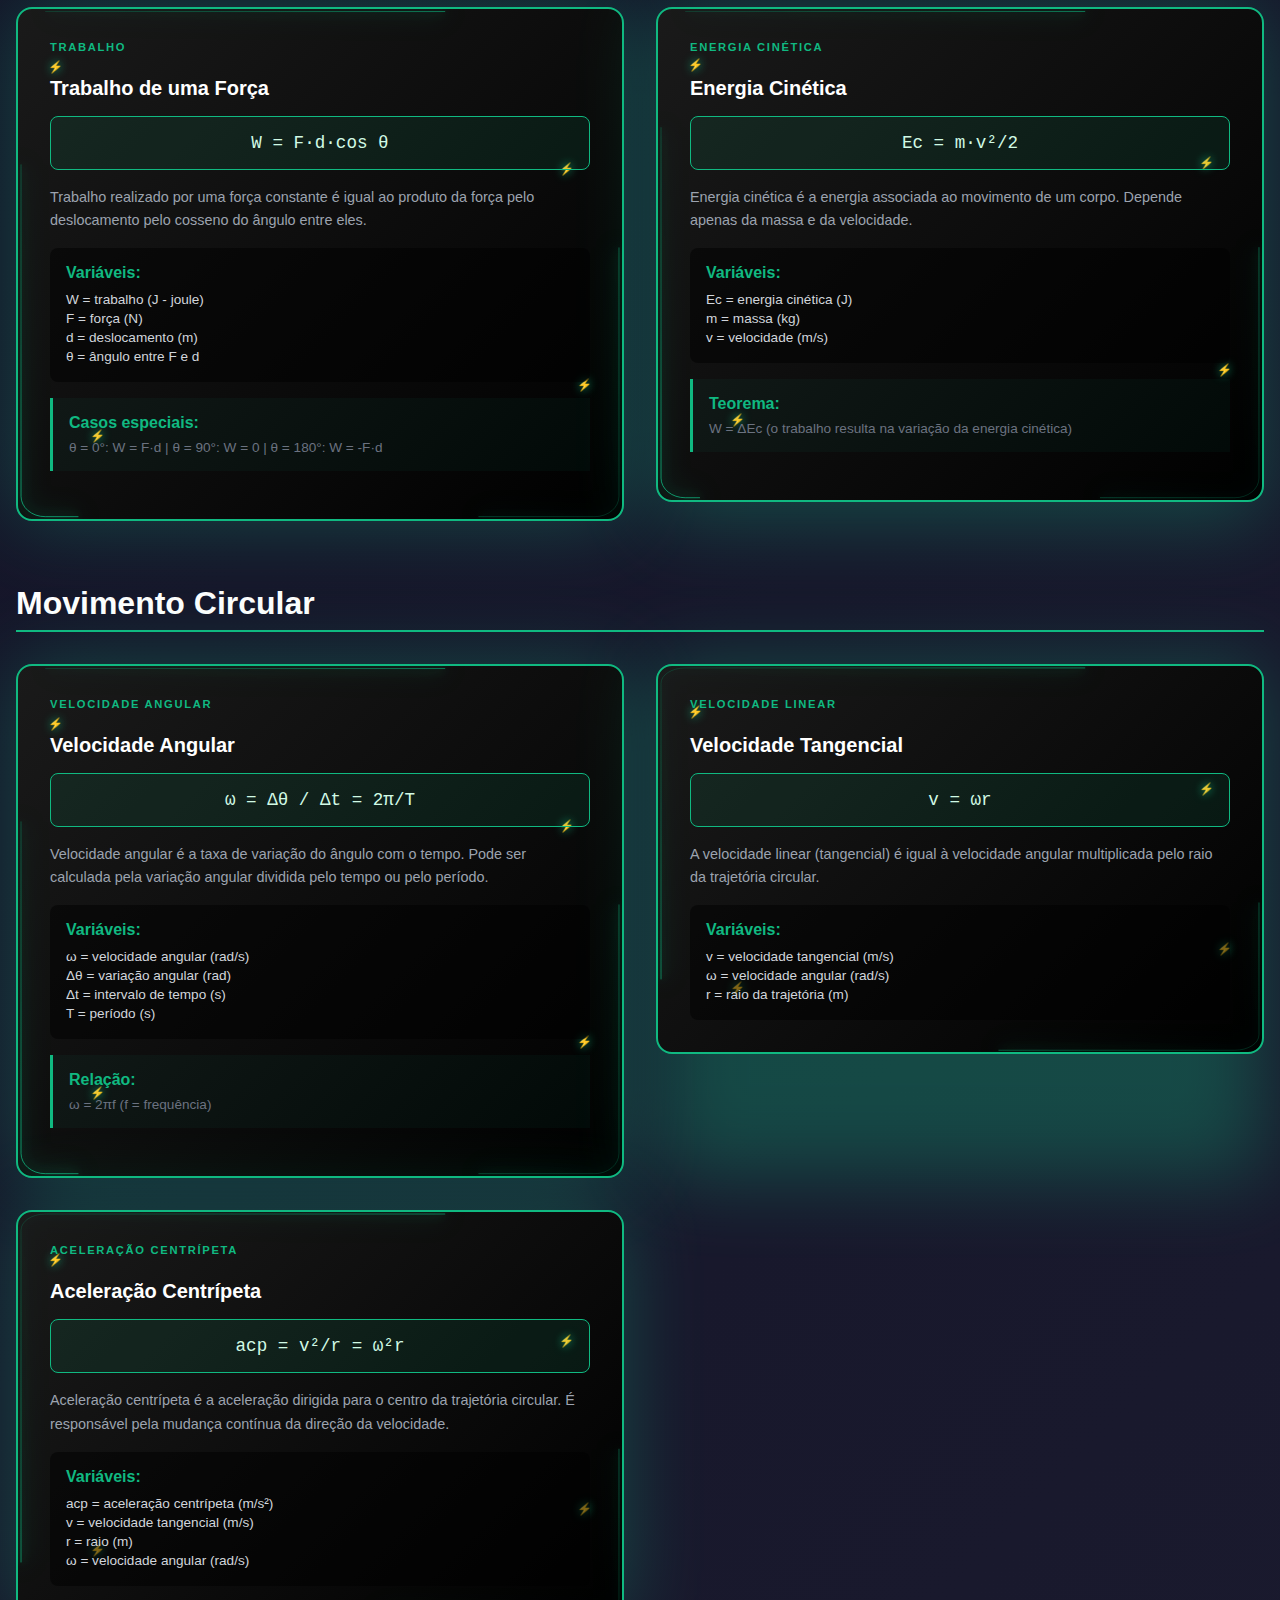
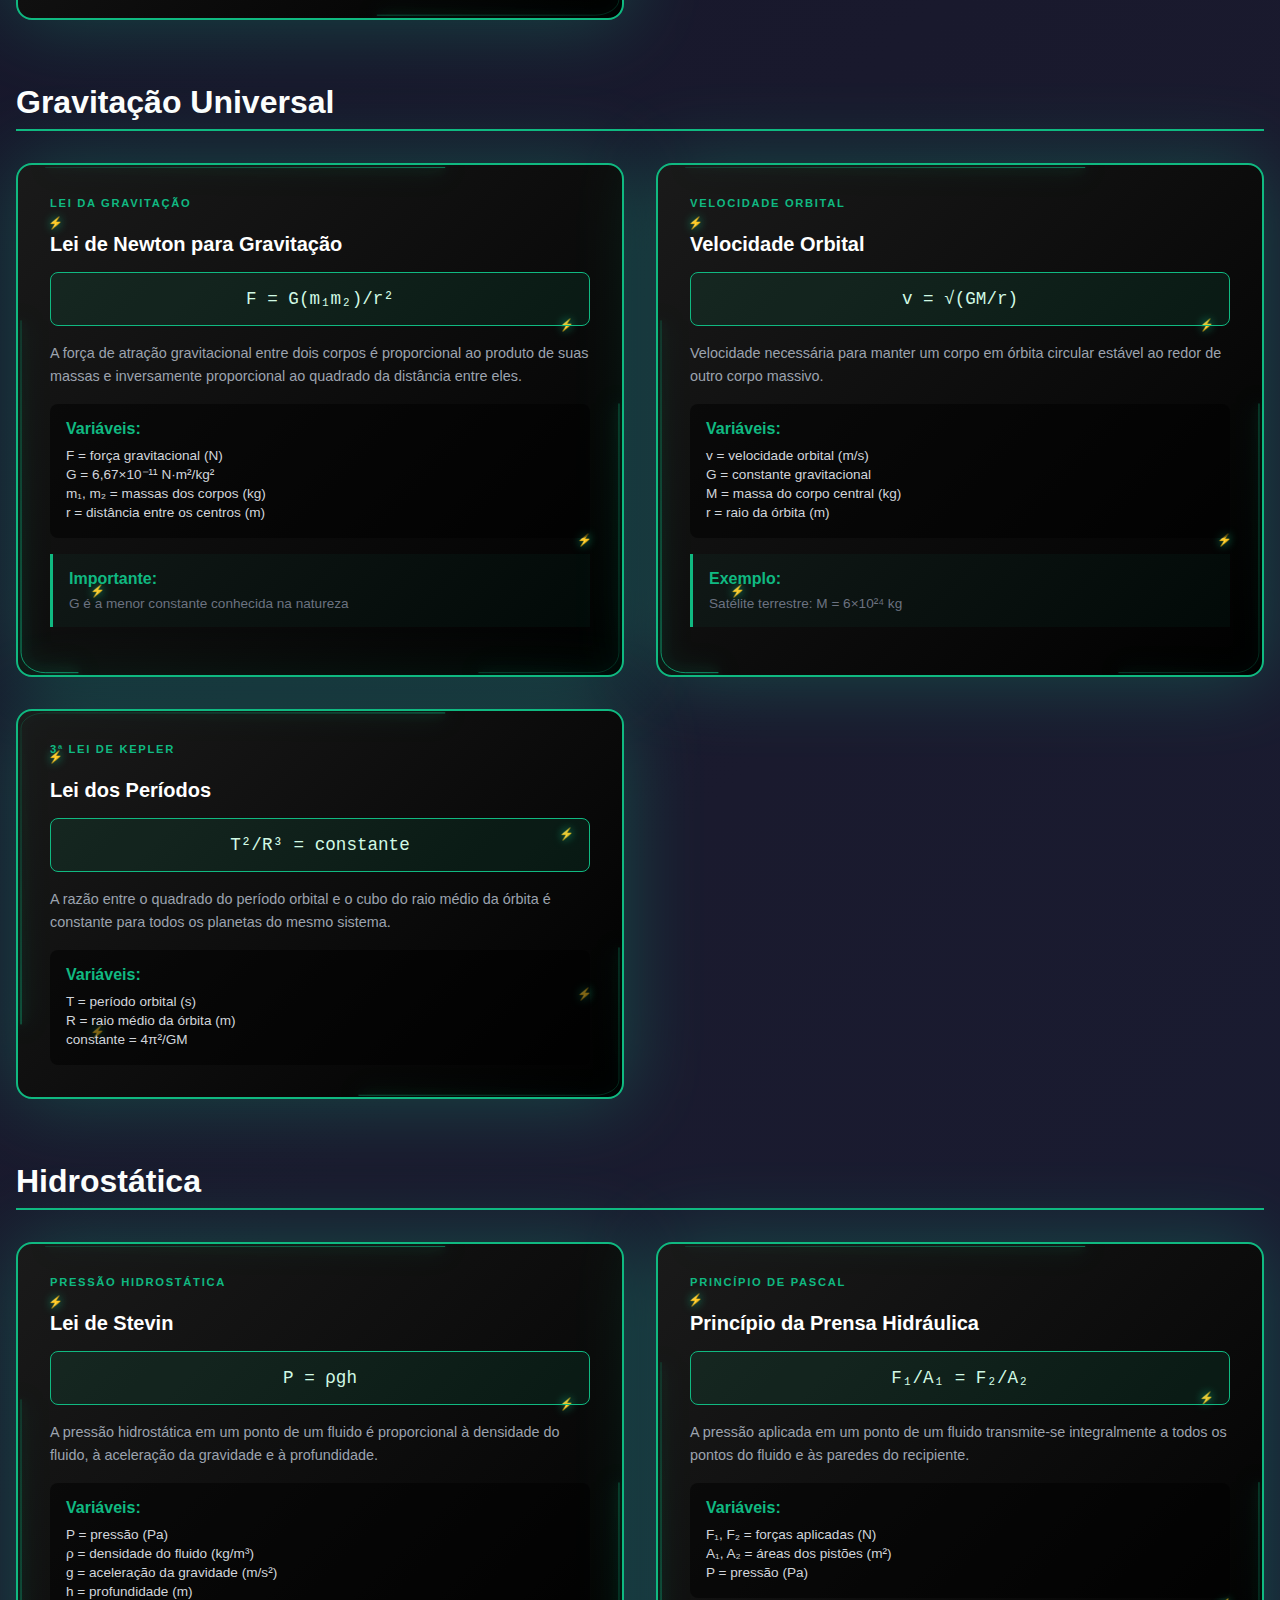
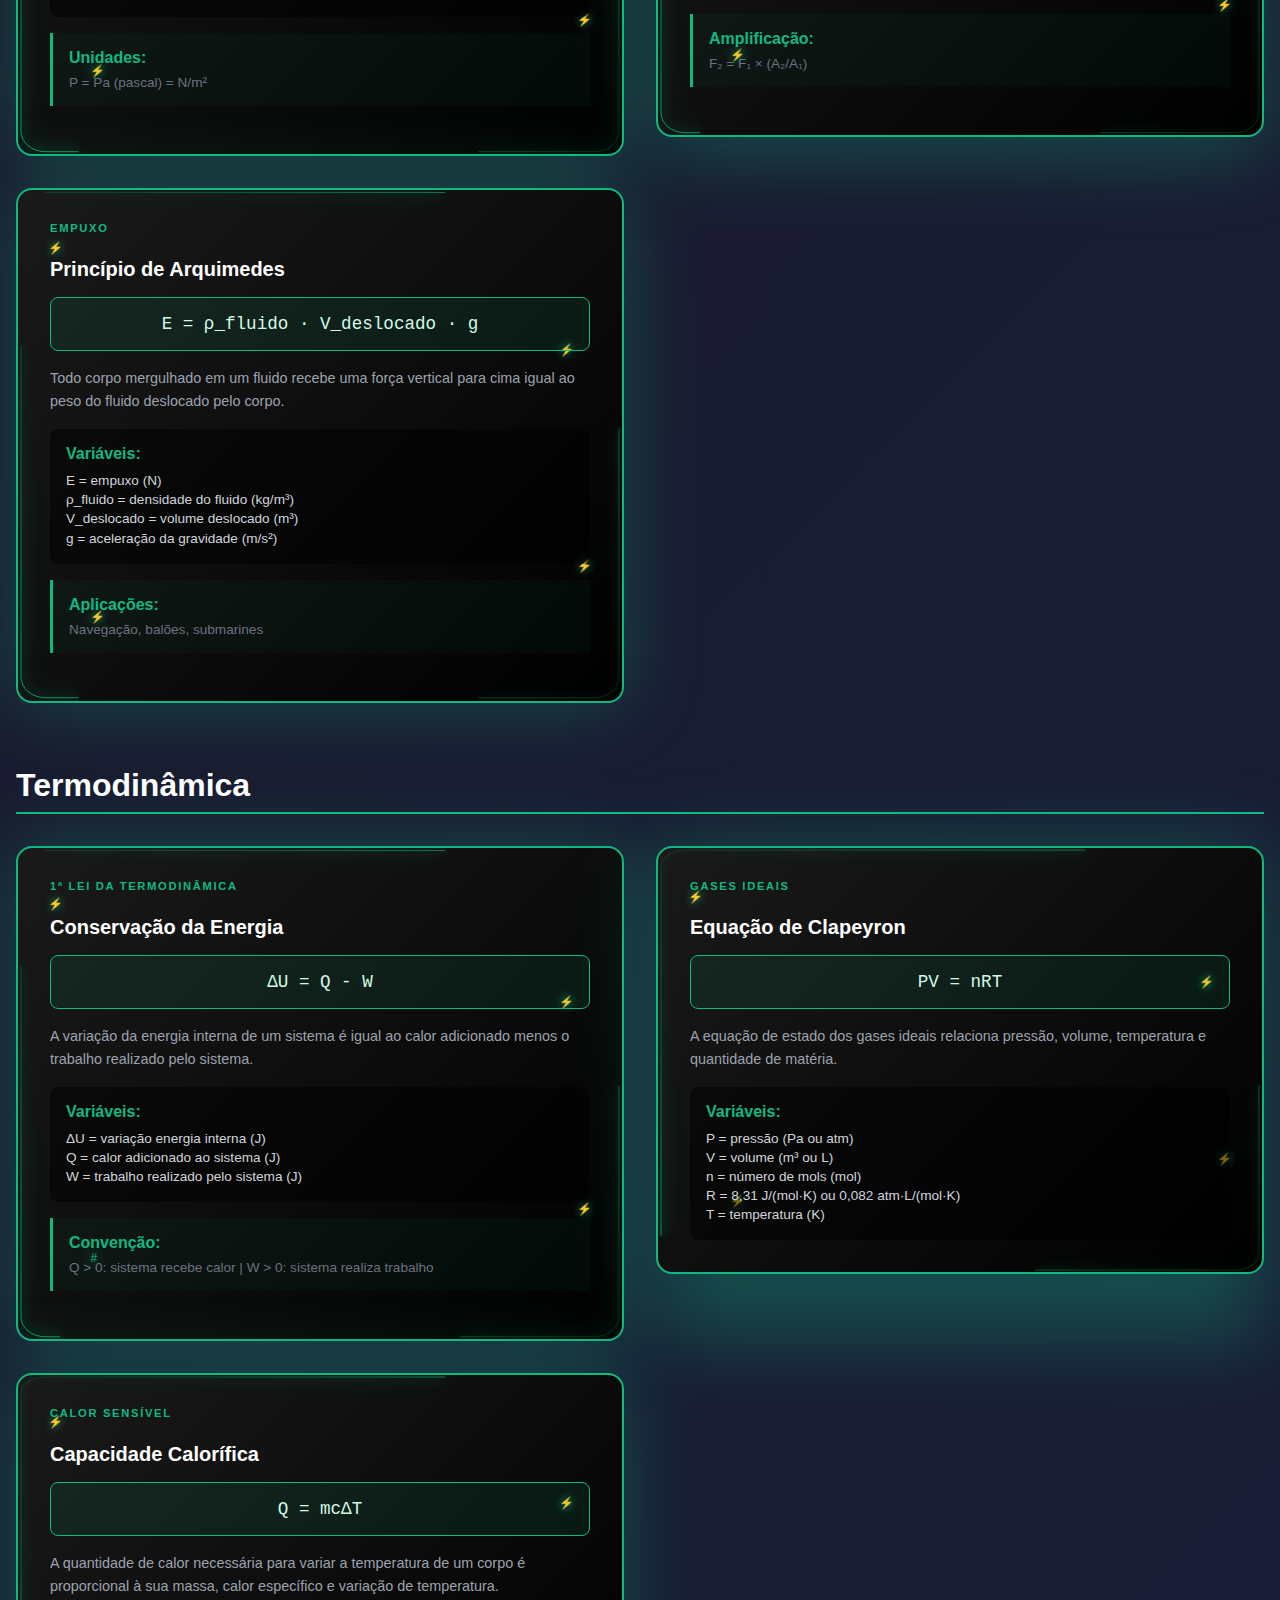
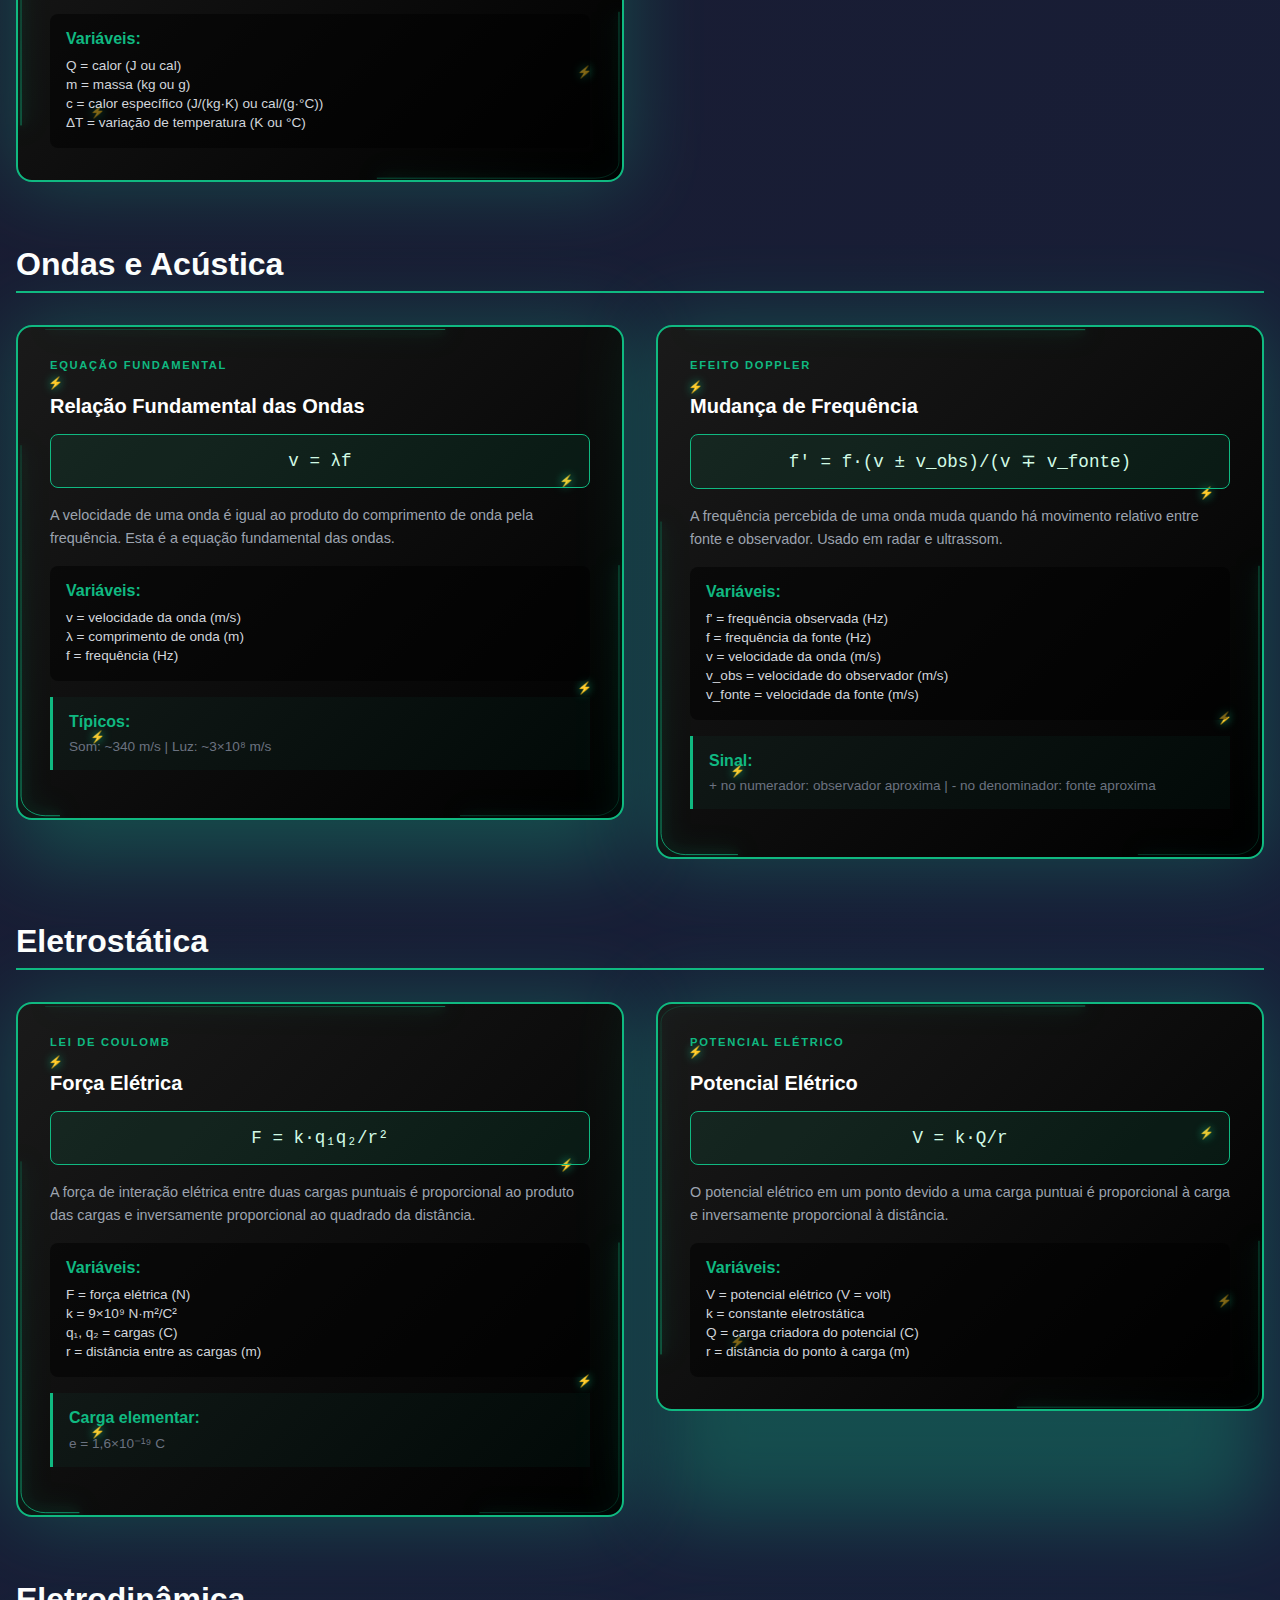
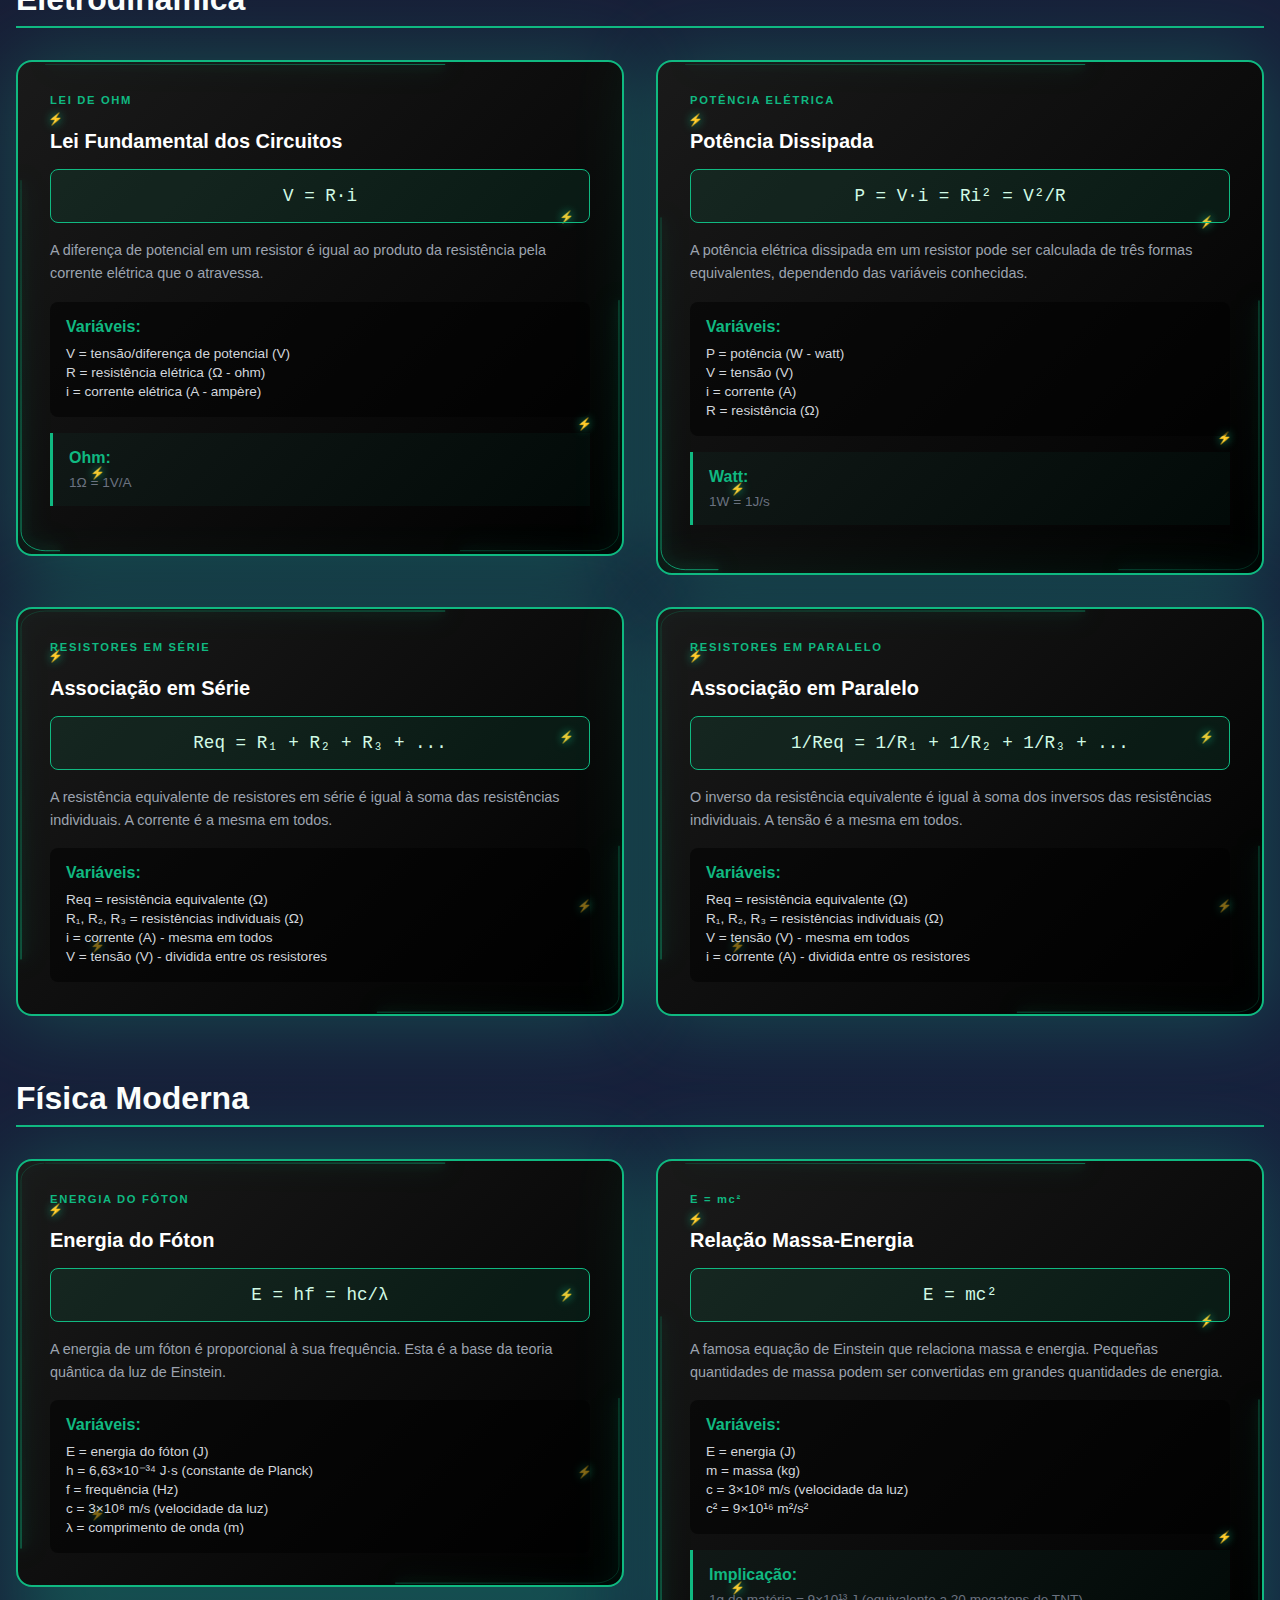
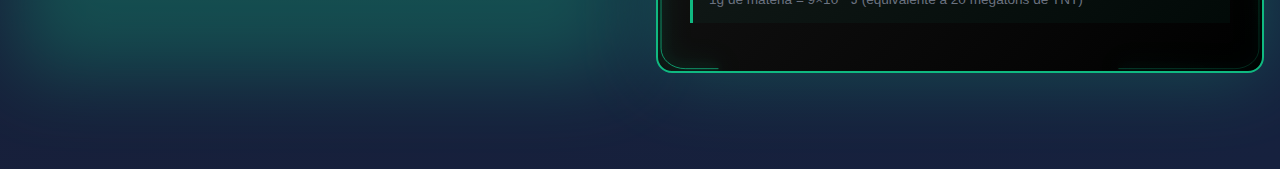
<file: pages/fisica-cinematica.html>
<!DOCTYPE html>
<html lang="pt-BR">
<head>
    <meta charset="UTF-8">
    <meta name="viewport" content="width=device-width, initial-scale=1.0">
    <title>Física - Fórmulas Completas</title>
    <style>
        * {
            margin: 0;
            padding: 0;
            box-sizing: border-box;
        }

        body {
            min-height: 100vh;
            background: linear-gradient(135deg, #0f0f23 0%, #1a1a2e 50%, #16213e 100%);
            padding: 2rem 1rem;
            font-family: 'Segoe UI', Tahoma, Geneva, Verdana, sans-serif;
        }

        .container {
            max-width: 1400px;
            margin: 0 auto;
        }

        .header {
            text-align: center;
            margin-bottom: 3rem;
            color: white;
        }

        .breadcrumb {
            margin-bottom: 1rem;
            opacity: 0.7;
        }

        .breadcrumb a {
            color: #10b981;
            text-decoration: none;
        }

        .breadcrumb a:hover {
            text-decoration: underline;
        }

        .main-title {
            font-size: 3rem;
            font-weight: bold;
            margin-bottom: 1rem;
            background: linear-gradient(45deg, #10b981, #059669);
            -webkit-background-clip: text;
            -webkit-text-fill-color: transparent;
            background-clip: text;
        }

        .subtitle {
            font-size: 1.2rem;
            opacity: 0.8;
            margin-bottom: 2rem;
        }

        .section {
            margin-bottom: 4rem;
        }

        .section-title {
            color: white;
            font-size: 2rem;
            margin-bottom: 2rem;
            border-bottom: 2px solid #10b981;
            padding-bottom: 0.5rem;
        }

        .grid {
            display: grid;
            grid-template-columns: repeat(auto-fit, minmax(400px, 1fr));
            gap: 2rem;
        }

        .card-wrapper {
            position: relative;
        }

        .glow {
            position: absolute;
            inset: 0;
            border-radius: 1rem;
            filter: blur(40px);
            opacity: 0.3;
            background: #10b981;
        }

        .card {
            position: relative;
            background: linear-gradient(135deg, #1a1a1a 0%, #000 100%);
            border-radius: 1rem;
            padding: 2rem;
            overflow: hidden;
            min-height: 300px;
            border: 2px solid #10b981;
        }

        .electric-border {
            position: absolute;
            inset: 0;
            width: 100%;
            height: 100%;
            pointer-events: none;
        }

        .electric-border rect {
            animation: electric-flow 4s linear infinite;
        }

        .green-border { 
            filter: drop-shadow(0 0 6px #10b981) drop-shadow(0 0 12px #059669); 
        }

        .lightning-container {
            position: absolute;
            inset: 0;
            pointer-events: none;
            z-index: 5;
        }

        .lightning-bolt {
            position: absolute;
            font-size: 12px;
            color: #10b981;
            text-shadow: 0 0 10px #10b981;
            animation: lightning-flash 3s ease-in-out infinite;
        }

        .lightning-bolt:nth-child(1) { top: 10%; left: 5%; }
        .lightning-bolt:nth-child(2) { top: 30%; right: 8%; animation-delay: 0.5s; }
        .lightning-bolt:nth-child(3) { bottom: 15%; left: 12%; animation-delay: 1s; }
        .lightning-bolt:nth-child(4) { bottom: 25%; right: 5%; animation-delay: 1.5s; }

        .card-content {
            position: relative;
            z-index: 10;
        }

        .card-label {
            font-size: 0.7rem;
            letter-spacing: 0.15em;
            font-weight: 600;
            margin-bottom: 1.5rem;
            color: #10b981;
        }

        .formula-title {
            font-size: 1.25rem;
            font-weight: bold;
            color: white;
            margin-bottom: 1rem;
        }

        .formula {
            background: rgba(16, 185, 129, 0.1);
            border: 1px solid #10b981;
            border-radius: 0.5rem;
            padding: 1rem;
            margin: 1rem 0;
            font-family: 'Courier New', monospace;
            font-size: 1.1rem;
            color: #d1fae5;
            text-align: center;
        }

        .description {
            color: #9ca3af;
            font-size: 0.9rem;
            line-height: 1.6;
            margin-bottom: 1rem;
        }

        .variables {
            background: rgba(0, 0, 0, 0.5);
            border-radius: 0.5rem;
            padding: 1rem;
            margin-top: 1rem;
        }

        .variables-title {
            color: #10b981;
            font-weight: bold;
            margin-bottom: 0.5rem;
        }

        .variables-list {
            color: #d1d5db;
            font-size: 0.85rem;
            line-height: 1.4;
        }

        .units {
            background: rgba(16, 185, 129, 0.05);
            border-left: 3px solid #10b981;
            padding: 1rem;
            margin: 1rem 0;
        }

        .units-title {
            color: #10b981;
            font-weight: bold;
            margin-bottom: 0.5rem;
        }

        .units-list {
            color: #6b7280;
            font-size: 0.85rem;
        }

        @keyframes electric-flow {
            0% { stroke-dashoffset: 800; }
            100% { stroke-dashoffset: 0; }
        }

        @keyframes lightning-flash {
            0%, 100% { 
                opacity: 0;
                transform: scale(0.5) translateY(0);
            }
            10% { 
                opacity: 1;
                transform: scale(1) translateY(-3px);
            }
            20% { 
                opacity: 0.5;
                transform: scale(0.8) translateY(-2px);
            }
            30% { 
                opacity: 0;
                transform: scale(0.5) translateY(0);
            }
        }

        @media (max-width: 768px) {
            .grid {
                grid-template-columns: 1fr;
            }
            
            .main-title {
                font-size: 2rem;
            }
        }
    </style>
</head>
<body>
    <div class="container">
        <header class="header">
            <nav class="breadcrumb">
                <a href="../index.html">Início</a> > Física
            </nav>
            <h1 class="main-title">Física</h1>
            <p class="subtitle">Fórmulas fundamentais de toda a física clássica e moderna</p>
        </header>

        <!-- Movimento Retilíneo Uniforme -->
        <section class="section">
            <h2 class="section-title">Movimento Retilíneo Uniforme (MRU)</h2>
            <div class="grid">
                <div class="card-wrapper">
                    <div class="glow"></div>
                    <div class="card">
                        <svg class="electric-border green-border" viewBox="0 0 100 100" preserveAspectRatio="none">
                            <defs>
                                <linearGradient id="green-gradient-1" x1="0%" y1="0%" x2="100%" y2="100%">
                                    <stop offset="0%" stop-color="#059669" stop-opacity="0.3" />
                                    <stop offset="50%" stop-color="#10b981" stop-opacity="1" />
                                    <stop offset="100%" stop-color="#059669" stop-opacity="0.3" />
                                </linearGradient>
                            </defs>
                            <rect x="0.5" y="0.5" width="99" height="99" rx="4" fill="none" 
                                  stroke="url(#green-gradient-1)" stroke-width="0.8" stroke-dasharray="400" 
                                  vector-effect="non-scaling-stroke" />
                        </svg>
                        <div class="lightning-container">
                            <div class="lightning-bolt">⚡</div>
                            <div class="lightning-bolt">⚡</div>
                            <div class="lightning-bolt">⚡</div>
                            <div class="lightning-bolt">⚡</div>
                        </div>
                        <div class="card-content">
                            <div class="card-label">VELOCIDADE MÉDIA</div>
                            <h3 class="formula-title">Velocidade Média</h3>
                            <div class="formula">v = Δs / Δt</div>
                            <p class="description">Velocidade média é definida como a razão entre o deslocamento e o intervalo de tempo. No MRU, a velocidade é constante.</p>
                            <div class="variables">
                                <div class="variables-title">Variáveis:</div>
                                <div class="variables-list">
                                    v = velocidade (m/s)<br>
                                    Δs = deslocamento (m)<br>
                                    Δt = intervalo de tempo (s)
                                </div>
                            </div>
                            <div class="units">
                                <div class="units-title">Unidades:</div>
                                <div class="units-list">Velocidade: m/s, km/h | Deslocamento: m, km | Tempo: s, h</div>
                            </div>
                        </div>
                    </div>
                </div>

                <div class="card-wrapper">
                    <div class="glow"></div>
                    <div class="card">
                        <svg class="electric-border green-border" viewBox="0 0 100 100" preserveAspectRatio="none">
                            <defs>
                                <linearGradient id="green-gradient-2" x1="0%" y1="0%" x2="100%" y2="100%">
                                    <stop offset="0%" stop-color="#059669" stop-opacity="0.3" />
                                    <stop offset="50%" stop-color="#10b981" stop-opacity="1" />
                                    <stop offset="100%" stop-color="#059669" stop-opacity="0.3" />
                                </linearGradient>
                            </defs>
                            <rect x="0.5" y="0.5" width="99" height="99" rx="4" fill="none" 
                                  stroke="url(#green-gradient-2)" stroke-width="0.8" stroke-dasharray="400" 
                                  vector-effect="non-scaling-stroke" />
                        </svg>
                        <div class="lightning-container">
                            <div class="lightning-bolt">⚡</div>
                            <div class="lightning-bolt">⚡</div>
                            <div class="lightning-bolt">⚡</div>
                            <div class="lightning-bolt">⚡</div>
                        </div>
                        <div class="card-content">
                            <div class="card-label">FUNÇÃO HORÁRIA</div>
                            <h3 class="formula-title">Posição em função do tempo</h3>
                            <div class="formula">s = s₀ + v·t</div>
                            <p class="description">Função horária do movimento retilíneo uniforme. A posição varia linearmente com o tempo quando a velocidade é constante.</p>
                            <div class="variables">
                                <div class="variables-title">Variáveis:</div>
                                <div class="variables-list">
                                    s = posição final (m)<br>
                                    s₀ = posição inicial (m)<br>
                                    v = velocidade constante (m/s)<br>
                                    t = tempo (s)
                                </div>
                            </div>
                            <div class="units">
                                <div class="units-title">Exemplo:</div>
                                <div class="units-list">Se s₀ = 10m e v = 5m/s, em t = 2s: s = 10 + 5×2 = 20m</div>
                            </div>
                        </div>
                    </div>
                </div>
            </div>
        </section>

        <!-- Movimento Retilíneo Uniformemente Variado -->
        <section class="section">
            <h2 class="section-title">Movimento Retilíneo Uniformemente Variado (MRUV)</h2>
            <div class="grid">
                <div class="card-wrapper">
                    <div class="glow"></div>
                    <div class="card">
                        <svg class="electric-border green-border" viewBox="0 0 100 100" preserveAspectRatio="none">
                            <defs>
                                <linearGradient id="green-gradient-3" x1="0%" y1="0%" x2="100%" y2="100%">
                                    <stop offset="0%" stop-color="#059669" stop-opacity="0.3" />
                                    <stop offset="50%" stop-color="#10b981" stop-opacity="1" />
                                    <stop offset="100%" stop-color="#059669" stop-opacity="0.3" />
                                </linearGradient>
                            </defs>
                            <rect x="0.5" y="0.5" width="99" height="99" rx="4" fill="none" 
                                  stroke="url(#green-gradient-3)" stroke-width="0.8" stroke-dasharray="400" 
                                  vector-effect="non-scaling-stroke" />
                        </svg>
                        <div class="lightning-container">
                            <div class="lightning-bolt">⚡</div>
                            <div class="lightning-bolt">⚡</div>
                            <div class="lightning-bolt">⚡</div>
                            <div class="lightning-bolt">⚡</div>
                        </div>
                        <div class="card-content">
                            <div class="card-label">ACELERAÇÃO</div>
                            <h3 class="formula-title">Aceleração Média</h3>
                            <div class="formula">a = Δv / Δt</div>
                            <p class="description">Aceleração é a taxa de variação da velocidade. No MRUV, a aceleração é constante e diferente de zero.</p>
                            <div class="variables">
                                <div class="variables-title">Variáveis:</div>
                                <div class="variables-list">
                                    a = aceleração (m/s²)<br>
                                    Δv = variação da velocidade (m/s)<br>
                                    Δt = intervalo de tempo (s)
                                </div>
                            </div>
                            <div class="units">
                                <div class="units-title">Interpretação:</div>
                                <div class="units-list">Aceleração positiva: aumenta velocidade | Aceleração negativa: diminui velocidade</div>
                            </div>
                        </div>
                    </div>
                </div>

                <div class="card-wrapper">
                    <div class="glow"></div>
                    <div class="card">
                        <svg class="electric-border green-border" viewBox="0 0 100 100" preserveAspectRatio="none">
                            <defs>
                                <linearGradient id="green-gradient-4" x1="0%" y1="0%" x2="100%" y2="100%">
                                    <stop offset="0%" stop-color="#059669" stop-opacity="0.3" />
                                    <stop offset="50%" stop-color="#10b981" stop-opacity="1" />
                                    <stop offset="100%" stop-color="#059669" stop-opacity="0.3" />
                                </linearGradient>
                            </defs>
                            <rect x="0.5" y="0.5" width="99" height="99" rx="4" fill="none" 
                                  stroke="url(#green-gradient-4)" stroke-width="0.8" stroke-dasharray="400" 
                                  vector-effect="non-scaling-stroke" />
                        </svg>
                        <div class="lightning-container">
                            <div class="lightning-bolt">⚡</div>
                            <div class="lightning-bolt">⚡</div>
                            <div class="lightning-bolt">⚡</div>
                            <div class="lightning-bolt">⚡</div>
                        </div>
                        <div class="card-content">
                            <div class="card-label">VELOCIDADE</div>
                            <h3 class="formula-title">Velocidade em função do tempo</h3>
                            <div class="formula">v = v₀ + a·t</div>
                            <p class="description">Velocidade em função do tempo no MRUV. A velocidade varia linearmente com o tempo devido à aceleração constante.</p>
                            <div class="variables">
                                <div class="variables-title">Variáveis:</div>
                                <div class="variables-list">
                                    v = velocidade final (m/s)<br>
                                    v₀ = velocidade inicial (m/s)<br>
                                    a = aceleração constante (m/s²)<br>
                                    t = tempo (s)
                                </div>
                            </div>
                        </div>
                    </div>
                </div>

                <div class="card-wrapper">
                    <div class="glow"></div>
                    <div class="card">
                        <svg class="electric-border green-border" viewBox="0 0 100 100" preserveAspectRatio="none">
                            <defs>
                                <linearGradient id="green-gradient-5" x1="0%" y1="0%" x2="100%" y2="100%">
                                    <stop offset="0%" stop-color="#059669" stop-opacity="0.3" />
                                    <stop offset="50%" stop-color="#10b981" stop-opacity="1" />
                                    <stop offset="100%" stop-color="#059669" stop-opacity="0.3" />
                                </linearGradient>
                            </defs>
                            <rect x="0.5" y="0.5" width="99" height="99" rx="4" fill="none" 
                                  stroke="url(#green-gradient-5)" stroke-width="0.8" stroke-dasharray="400" 
                                  vector-effect="non-scaling-stroke" />
                        </svg>
                        <div class="lightning-container">
                            <div class="lightning-bolt">⚡</div>
                            <div class="lightning-bolt">⚡</div>
                            <div class="lightning-bolt">⚡</div>
                            <div class="lightning-bolt">⚡</div>
                        </div>
                        <div class="card-content">
                            <div class="card-label">POSIÇÃO</div>
                            <h3 class="formula-title">Posição em função do tempo</h3>
                            <div class="formula">s = s₀ + v₀t + at²/2</div>
                            <p class="description">Função horária da posição no MRUV. A posição varia quadraticamente com o tempo devido à aceleração.</p>
                            <div class="variables">
                                <div class="variables-title">Variáveis:</div>
                                <div class="variables-list">
                                    s = posição final (m)<br>
                                    s₀ = posição inicial (m)<br>
                                    v₀ = velocidade inicial (m/s)<br>
                                    a = aceleração (m/s²)<br>
                                    t = tempo (s)
                                </div>
                            </div>
                        </div>
                    </div>
                </div>

                <div class="card-wrapper">
                    <div class="glow"></div>
                    <div class="card">
                        <svg class="electric-border green-border" viewBox="0 0 100 100" preserveAspectRatio="none">
                            <defs>
                                <linearGradient id="green-gradient-6" x1="0%" y1="0%" x2="100%" y2="100%">
                                    <stop offset="0%" stop-color="#059669" stop-opacity="0.3" />
                                    <stop offset="50%" stop-color="#10b981" stop-opacity="1" />
                                    <stop offset="100%" stop-color="#059669" stop-opacity="0.3" />
                                </linearGradient>
                            </defs>
                            <rect x="0.5" y="0.5" width="99" height="99" rx="4" fill="none" 
                                  stroke="url(#green-gradient-6)" stroke-width="0.8" stroke-dasharray="400" 
                                  vector-effect="non-scaling-stroke" />
                        </svg>
                        <div class="lightning-container">
                            <div class="lightning-bolt">⚡</div>
                            <div class="lightning-bolt">⚡</div>
                            <div class="lightning-bolt">⚡</div>
                            <div class="lightning-bolt">⚡</div>
                        </div>
                        <div class="card-content">
                            <div class="card-label">TORRICELLI</div>
                            <h3 class="formula-title">Equação de Torricelli</h3>
                            <div class="formula">v² = v₀² + 2aΔs</div>
                            <p class="description">Equação que relaciona velocidade e deslocamento sem envolver o tempo. Muito útil para resolver problemas onde o tempo não é conhecido.</p>
                            <div class="variables">
                                <div class="variables-title">Variáveis:</div>
                                <div class="variables-list">
                                    v = velocidade final (m/s)<br>
                                    v₀ = velocidade inicial (m/s)<br>
                                    a = aceleração (m/s²)<br>
                                    Δs = deslocamento (m)
                                </div>
                            </div>
                        </div>
                    </div>
                </div>
            </div>
        </section>

        <!-- Dinâmica - Leis de Newton -->
        <section class="section">
            <h2 class="section-title">Dinâmica - Leis de Newton</h2>
            <div class="grid">
                <div class="card-wrapper">
                    <div class="glow"></div>
                    <div class="card">
                        <svg class="electric-border green-border" viewBox="0 0 100 100" preserveAspectRatio="none">
                            <defs>
                                <linearGradient id="green-gradient-7" x1="0%" y1="0%" x2="100%" y2="100%">
                                    <stop offset="0%" stop-color="#059669" stop-opacity="0.3" />
                                    <stop offset="50%" stop-color="#10b981" stop-opacity="1" />
                                    <stop offset="100%" stop-color="#059669" stop-opacity="0.3" />
                                </linearGradient>
                            </defs>
                            <rect x="0.5" y="0.5" width="99" height="99" rx="4" fill="none" 
                                  stroke="url(#green-gradient-7)" stroke-width="0.8" stroke-dasharray="400" 
                                  vector-effect="non-scaling-stroke" />
                        </svg>
                        <div class="lightning-container">
                            <div class="lightning-bolt">⚡</div>
                            <div class="lightning-bolt">⚡</div>
                            <div class="lightning-bolt">⚡</div>
                            <div class="lightning-bolt">⚡</div>
                        </div>
                        <div class="card-content">
                            <div class="card-label">2ª LEI DE NEWTON</div>
                            <h3 class="formula-title">Princípio Fundamental</h3>
                            <div class="formula">F = m·a</div>
                            <p class="description">A força resultante sobre um corpo é igual ao produto de sua massa pela aceleração. Esta é a lei fundamental da dinâmica.</p>
                            <div class="variables">
                                <div class="variables-title">Variáveis:</div>
                                <div class="variables-list">
                                    F = força resultante (N - newton)<br>
                                    m = massa (kg)<br>
                                    a = aceleração (m/s²)
                                </div>
                            </div>
                            <div class="units">
                                <div class="units-title">Unidades:</div>
                                <div class="units-list">Força: N (kg·m/s²) | Massa: kg | Aceleração: m/s²</div>
                            </div>
                        </div>
                    </div>
                </div>

                <div class="card-wrapper">
                    <div class="glow"></div>
                    <div class="card">
                        <svg class="electric-border green-border" viewBox="0 0 100 100" preserveAspectRatio="none">
                            <defs>
                                <linearGradient id="green-gradient-8" x1="0%" y1="0%" x2="100%" y2="100%">
                                    <stop offset="0%" stop-color="#059669" stop-opacity="0.3" />
                                    <stop offset="50%" stop-color="#10b981" stop-opacity="1" />
                                    <stop offset="100%" stop-color="#059669" stop-opacity="0.3" />
                                </linearGradient>
                            </defs>
                            <rect x="0.5" y="0.5" width="99" height="99" rx="4" fill="none" 
                                  stroke="url(#green-gradient-8)" stroke-width="0.8" stroke-dasharray="400" 
                                  vector-effect="non-scaling-stroke" />
                        </svg>
                        <div class="lightning-container">
                            <div class="lightning-bolt">⚡</div>
                            <div class="lightning-bolt">⚡</div>
                            <div class="lightning-bolt">⚡</div>
                            <div class="lightning-bolt">⚡</div>
                        </div>
                        <div class="card-content">
                            <div class="card-label">PESO</div>
                            <h3 class="formula-title">Força Peso</h3>
                            <div class="formula">P = m·g</div>
                            <p class="description">Peso é a força gravitacional exercida pela Terra sobre um corpo. É uma força sempre направлена para o centro da Terra.</p>
                            <div class="variables">
                                <div class="variables-title">Variáveis:</div>
                                <div class="variables-list">
                                    P = peso (N)<br>
                                    m = massa (kg)<br>
                                    g = aceleração da gravidade (m/s²)
                                </div>
                            </div>
                            <div class="units">
                                <div class="units-title">Valores típicos:</div>
                                <div class="units-list">g = 9,8 m/s² (Terra) | g = 1,6 m/s² (Lua)</div>
                            </div>
                        </div>
                    </div>
                </div>

                <div class="card-wrapper">
                    <div class="glow"></div>
                    <div class="card">
                        <svg class="electric-border green-border" viewBox="0 0 100 100" preserveAspectRatio="none">
                            <defs>
                                <linearGradient id="green-gradient-9" x1="0%" y1="0%" x2="100%" y2="100%">
                                    <stop offset="0%" stop-color="#059669" stop-opacity="0.3" />
                                    <stop offset="50%" stop-color="#10b981" stop-opacity="1" />
                                    <stop offset="100%" stop-color="#059669" stop-opacity="0.3" />
                                </linearGradient>
                            </defs>
                            <rect x="0.5" y="0.5" width="99" height="99" rx="4" fill="none" 
                                  stroke="url(#green-gradient-9)" stroke-width="0.8" stroke-dasharray="400" 
                                  vector-effect="non-scaling-stroke" />
                        </svg>
                        <div class="lightning-container">
                            <div class="lightning-bolt">⚡</div>
                            <div class="lightning-bolt">⚡</div>
                            <div class="lightning-bolt">⚡</div>
                            <div class="lightning-bolt">⚡</div>
                        </div>
                        <div class="card-content">
                            <div class="card-label">ATRITO</div>
                            <h3 class="formula-title">Força de Atrito Estático</h3>
                            <div class="formula">Fat ≤ μ·s·N</div>
                            <p class="description">A força de atrito estático máximo é igual ao coeficiente de atrito estático vezes a força normal. A força real pode ser menor.</p>
                            <div class="variables">
                                <div class="variables-title">Variáveis:</div>
                                <div class="variables-list">
                                    Fat = força de atrito (N)<br>
                                    μ·s = coeficiente de atrito estático<br>
                                    N = força normal (N)
                                </div>
                            </div>
                            <div class="units">
                                <div class="units-title">Coeficientes típicos:</div>
                                <div class="units-list">Madeira-aco: μ·s ≈ 0,4 | Aço-aco: μ·s ≈ 0,6</div>
                            </div>
                        </div>
                    </div>
                </div>

                <div class="card-wrapper">
                    <div class="glow"></div>
                    <div class="card">
                        <svg class="electric-border green-border" viewBox="0 0 100 100" preserveAspectRatio="none">
                            <defs>
                                <linearGradient id="green-gradient-10" x1="0%" y1="0%" x2="100%" y2="100%">
                                    <stop offset="0%" stop-color="#059669" stop-opacity="0.3" />
                                    <stop offset="50%" stop-color="#10b981" stop-opacity="1" />
                                    <stop offset="100%" stop-color="#059669" stop-opacity="0.3" />
                                </linearGradient>
                            </defs>
                            <rect x="0.5" y="0.5" width="99" height="99" rx="4" fill="none" 
                                  stroke="url(#green-gradient-10)" stroke-width="0.8" stroke-dasharray="400" 
                                  vector-effect="non-scaling-stroke" />
                        </svg>
                        <div class="lightning-container">
                            <div class="lightning-bolt">⚡</div>
                            <div class="lightning-bolt">⚡</div>
                            <div class="lightning-bolt">⚡</div>
                            <div class="lightning-bolt">⚡</div>
                        </div>
                        <div class="card-content">
                            <div class="card-label">HOOKE</div>
                            <h3 class="formula-title">Lei de Hooke</h3>
                            <div class="formula">F = k·x</div>
                            <p class="description">A força elástica exercida por uma mola é proporcional ao seu deslocamento da posição de equilíbrio. Válida apenas para deformações pequenas.</p>
                            <div class="variables">
                                <div class="variables-title">Variáveis:</div>
                                <div class="variables-list">
                                    F = força elástica (N)<br>
                                    k = constante elástica (N/m)<br>
                                    x = deformação (m)
                                </div>
                            </div>
                            <div class="units">
                                <div class="units-title">Interpretação:</div>
                                <div class="units-list">Força restauradora: sempre oposta ao deslocamento</div>
                            </div>
                        </div>
                    </div>
                </div>
            </div>
        </section>

        <!-- Energia e Trabalho -->
        <section class="section">
            <h2 class="section-title">Trabalho e Energia</h2>
            <div class="grid">
                <div class="card-wrapper">
                    <div class="glow"></div>
                    <div class="card">
                        <svg class="electric-border green-border" viewBox="0 0 100 100" preserveAspectRatio="none">
                            <defs>
                                <linearGradient id="green-gradient-11" x1="0%" y1="0%" x2="100%" y2="100%">
                                    <stop offset="0%" stop-color="#059669" stop-opacity="0.3" />
                                    <stop offset="50%" stop-color="#10b981" stop-opacity="1" />
                                    <stop offset="100%" stop-color="#059669" stop-opacity="0.3" />
                                </linearGradient>
                            </defs>
                            <rect x="0.5" y="0.5" width="99" height="99" rx="4" fill="none" 
                                  stroke="url(#green-gradient-11)" stroke-width="0.8" stroke-dasharray="400" 
                                  vector-effect="non-scaling-stroke" />
                        </svg>
                        <div class="lightning-container">
                            <div class="lightning-bolt">⚡</div>
                            <div class="lightning-bolt">⚡</div>
                            <div class="lightning-bolt">⚡</div>
                            <div class="lightning-bolt">⚡</div>
                        </div>
                        <div class="card-content">
                            <div class="card-label">TRABALHO</div>
                            <h3 class="formula-title">Trabalho de uma Força</h3>
                            <div class="formula">W = F·d·cos θ</div>
                            <p class="description">Trabalho realizado por uma força constante é igual ao produto da força pelo deslocamento pelo cosseno do ângulo entre eles.</p>
                            <div class="variables">
                                <div class="variables-title">Variáveis:</div>
                                <div class="variables-list">
                                    W = trabalho (J - joule)<br>
                                    F = força (N)<br>
                                    d = deslocamento (m)<br>
                                    θ = ângulo entre F e d
                                </div>
                            </div>
                            <div class="units">
                                <div class="units-title">Casos especiais:</div>
                                <div class="units-list">θ = 0°: W = F·d | θ = 90°: W = 0 | θ = 180°: W = -F·d</div>
                            </div>
                        </div>
                    </div>
                </div>

                <div class="card-wrapper">
                    <div class="glow"></div>
                    <div class="card">
                        <svg class="electric-border green-border" viewBox="0 0 100 100" preserveAspectRatio="none">
                            <defs>
                                <linearGradient id="green-gradient-12" x1="0%" y1="0%" x2="100%" y2="100%">
                                    <stop offset="0%" stop-color="#059669" stop-opacity="0.3" />
                                    <stop offset="50%" stop-color="#10b981" stop-opacity="1" />
                                    <stop offset="100%" stop-color="#059669" stop-opacity="0.3" />
                                </linearGradient>
                            </defs>
                            <rect x="0.5" y="0.5" width="99" height="99" rx="4" fill="none" 
                                  stroke="url(#green-gradient-12)" stroke-width="0.8" stroke-dasharray="400" 
                                  vector-effect="non-scaling-stroke" />
                        </svg>
                        <div class="lightning-container">
                            <div class="lightning-bolt">⚡</div>
                            <div class="lightning-bolt">⚡</div>
                            <div class="lightning-bolt">⚡</div>
                            <div class="lightning-bolt">⚡</div>
                        </div>
                        <div class="card-content">
                            <div class="card-label">ENERGIA CINÉTICA</div>
                            <h3 class="formula-title">Energia Cinética</h3>
                            <div class="formula">Ec = m·v²/2</div>
                            <p class="description">Energia cinética é a energia associada ao movimento de um corpo. Depende apenas da massa e da velocidade.</p>
                            <div class="variables">
                                <div class="variables-title">Variáveis:</div>
                                <div class="variables-list">
                                    Ec = energia cinética (J)<br>
                                    m = massa (kg)<br>
                                    v = velocidade (m/s)
                                </div>
                            </div>
                            <div class="units">
                                <div class="units-title">Teorema:</div>
                                <div class="units-list">W = ΔEc (o trabalho resulta na variação da energia cinética)</div>
                            </div>
                        </div>
                    </div>
                </div>
            </div>
        </section>

        <!-- Movimento Circular -->
        <section class="section">
            <h2 class="section-title">Movimento Circular</h2>
            <div class="grid">
                <div class="card-wrapper">
                    <div class="glow"></div>
                    <div class="card">
                        <svg class="electric-border green-border" viewBox="0 0 100 100" preserveAspectRatio="none">
                            <defs>
                                <linearGradient id="green-gradient-13" x1="0%" y1="0%" x2="100%" y2="100%">
                                    <stop offset="0%" stop-color="#059669" stop-opacity="0.3" />
                                    <stop offset="50%" stop-color="#10b981" stop-opacity="1" />
                                    <stop offset="100%" stop-color="#059669" stop-opacity="0.3" />
                                </linearGradient>
                            </defs>
                            <rect x="0.5" y="0.5" width="99" height="99" rx="4" fill="none" 
                                  stroke="url(#green-gradient-13)" stroke-width="0.8" stroke-dasharray="400" 
                                  vector-effect="non-scaling-stroke" />
                        </svg>
                        <div class="lightning-container">
                            <div class="lightning-bolt">⚡</div>
                            <div class="lightning-bolt">⚡</div>
                            <div class="lightning-bolt">⚡</div>
                            <div class="lightning-bolt">⚡</div>
                        </div>
                        <div class="card-content">
                            <div class="card-label">VELOCIDADE ANGULAR</div>
                            <h3 class="formula-title">Velocidade Angular</h3>
                            <div class="formula">ω = Δθ / Δt = 2π/T</div>
                            <p class="description">Velocidade angular é a taxa de variação do ângulo com o tempo. Pode ser calculada pela variação angular dividida pelo tempo ou pelo período.</p>
                            <div class="variables">
                                <div class="variables-title">Variáveis:</div>
                                <div class="variables-list">
                                    ω = velocidade angular (rad/s)<br>
                                    Δθ = variação angular (rad)<br>
                                    Δt = intervalo de tempo (s)<br>
                                    T = período (s)
                                </div>
                            </div>
                            <div class="units">
                                <div class="units-title">Relação:</div>
                                <div class="units-list">ω = 2πf (f = frequência)</div>
                            </div>
                        </div>
                    </div>
                </div>

                <div class="card-wrapper">
                    <div class="glow"></div>
                    <div class="card">
                        <svg class="electric-border green-border" viewBox="0 0 100 100" preserveAspectRatio="none">
                            <defs>
                                <linearGradient id="green-gradient-14" x1="0%" y1="0%" x2="100%" y2="100%">
                                    <stop offset="0%" stop-color="#059669" stop-opacity="0.3" />
                                    <stop offset="50%" stop-color="#10b981" stop-opacity="1" />
                                    <stop offset="100%" stop-color="#059669" stop-opacity="0.3" />
                                </linearGradient>
                            </defs>
                            <rect x="0.5" y="0.5" width="99" height="99" rx="4" fill="none" 
                                  stroke="url(#green-gradient-14)" stroke-width="0.8" stroke-dasharray="400" 
                                  vector-effect="non-scaling-stroke" />
                        </svg>
                        <div class="lightning-container">
                            <div class="lightning-bolt">⚡</div>
                            <div class="lightning-bolt">⚡</div>
                            <div class="lightning-bolt">⚡</div>
                            <div class="lightning-bolt">⚡</div>
                        </div>
                        <div class="card-content">
                            <div class="card-label">VELOCIDADE LINEAR</div>
                            <h3 class="formula-title">Velocidade Tangencial</h3>
                            <div class="formula">v = ωr</div>
                            <p class="description">A velocidade linear (tangencial) é igual à velocidade angular multiplicada pelo raio da trajetória circular.</p>
                            <div class="variables">
                                <div class="variables-title">Variáveis:</div>
                                <div class="variables-list">
                                    v = velocidade tangencial (m/s)<br>
                                    ω = velocidade angular (rad/s)<br>
                                    r = raio da trajetória (m)
                                </div>
                            </div>
                        </div>
                    </div>
                </div>

                <div class="card-wrapper">
                    <div class="glow"></div>
                    <div class="card">
                        <svg class="electric-border green-border" viewBox="0 0 100 100" preserveAspectRatio="none">
                            <defs>
                                <linearGradient id="green-gradient-15" x1="0%" y1="0%" x2="100%" y2="100%">
                                    <stop offset="0%" stop-color="#059669" stop-opacity="0.3" />
                                    <stop offset="50%" stop-color="#10b981" stop-opacity="1" />
                                    <stop offset="100%" stop-color="#059669" stop-opacity="0.3" />
                                </linearGradient>
                            </defs>
                            <rect x="0.5" y="0.5" width="99" height="99" rx="4" fill="none" 
                                  stroke="url(#green-gradient-15)" stroke-width="0.8" stroke-dasharray="400" 
                                  vector-effect="non-scaling-stroke" />
                        </svg>
                        <div class="lightning-container">
                            <div class="lightning-bolt">⚡</div>
                            <div class="lightning-bolt">⚡</div>
                            <div class="lightning-bolt">⚡</div>
                            <div class="lightning-bolt">⚡</div>
                        </div>
                        <div class="card-content">
                            <div class="card-label">ACELERAÇÃO CENTRÍPETA</div>
                            <h3 class="formula-title">Aceleração Centrípeta</h3>
                            <div class="formula">acp = v²/r = ω²r</div>
                            <p class="description">Aceleração centrípeta é a aceleração dirigida para o centro da trajetória circular. É responsável pela mudança contínua da direção da velocidade.</p>
                            <div class="variables">
                                <div class="variables-title">Variáveis:</div>
                                <div class="variables-list">
                                    acp = aceleração centrípeta (m/s²)<br>
                                    v = velocidade tangencial (m/s)<br>
                                    r = raio (m)<br>
                                    ω = velocidade angular (rad/s)
                                </div>
                            </div>
                        </div>
                    </div>
                </div>
            </div>
        </section>

        <!-- Gravitação -->
        <section class="section">
            <h2 class="section-title">Gravitação Universal</h2>
            <div class="grid">
                <div class="card-wrapper">
                    <div class="glow"></div>
                    <div class="card">
                        <svg class="electric-border green-border" viewBox="0 0 100 100" preserveAspectRatio="none">
                            <defs>
                                <linearGradient id="green-gradient-16" x1="0%" y1="0%" x2="100%" y2="100%">
                                    <stop offset="0%" stop-color="#059669" stop-opacity="0.3" />
                                    <stop offset="50%" stop-color="#10b981" stop-opacity="1" />
                                    <stop offset="100%" stop-color="#059669" stop-opacity="0.3" />
                                </linearGradient>
                            </defs>
                            <rect x="0.5" y="0.5" width="99" height="99" rx="4" fill="none" 
                                  stroke="url(#green-gradient-16)" stroke-width="0.8" stroke-dasharray="400" 
                                  vector-effect="non-scaling-stroke" />
                        </svg>
                        <div class="lightning-container">
                            <div class="lightning-bolt">⚡</div>
                            <div class="lightning-bolt">⚡</div>
                            <div class="lightning-bolt">⚡</div>
                            <div class="lightning-bolt">⚡</div>
                        </div>
                        <div class="card-content">
                            <div class="card-label">LEI DA GRAVITAÇÃO</div>
                            <h3 class="formula-title">Lei de Newton para Gravitação</h3>
                            <div class="formula">F = G(m₁m₂)/r²</div>
                            <p class="description">A força de atração gravitacional entre dois corpos é proporcional ao produto de suas massas e inversamente proporcional ao quadrado da distância entre eles.</p>
                            <div class="variables">
                                <div class="variables-title">Variáveis:</div>
                                <div class="variables-list">
                                    F = força gravitacional (N)<br>
                                    G = 6,67×10⁻¹¹ N·m²/kg²<br>
                                    m₁, m₂ = massas dos corpos (kg)<br>
                                    r = distância entre os centros (m)
                                </div>
                            </div>
                            <div class="units">
                                <div class="units-title">Importante:</div>
                                <div class="units-list">G é a menor constante conhecida na natureza</div>
                            </div>
                        </div>
                    </div>
                </div>

                <div class="card-wrapper">
                    <div class="glow"></div>
                    <div class="card">
                        <svg class="electric-border green-border" viewBox="0 0 100 100" preserveAspectRatio="none">
                            <defs>
                                <linearGradient id="green-gradient-17" x1="0%" y1="0%" x2="100%" y2="100%">
                                    <stop offset="0%" stop-color="#059669" stop-opacity="0.3" />
                                    <stop offset="50%" stop-color="#10b981" stop-opacity="1" />
                                    <stop offset="100%" stop-color="#059669" stop-opacity="0.3" />
                                </linearGradient>
                            </defs>
                            <rect x="0.5" y="0.5" width="99" height="99" rx="4" fill="none" 
                                  stroke="url(#green-gradient-17)" stroke-width="0.8" stroke-dasharray="400" 
                                  vector-effect="non-scaling-stroke" />
                        </svg>
                        <div class="lightning-container">
                            <div class="lightning-bolt">⚡</div>
                            <div class="lightning-bolt">⚡</div>
                            <div class="lightning-bolt">⚡</div>
                            <div class="lightning-bolt">⚡</div>
                        </div>
                        <div class="card-content">
                            <div class="card-label">VELOCIDADE ORBITAL</div>
                            <h3 class="formula-title">Velocidade Orbital</h3>
                            <div class="formula">v = √(GM/r)</div>
                            <p class="description">Velocidade necessária para manter um corpo em órbita circular estável ao redor de outro corpo massivo.</p>
                            <div class="variables">
                                <div class="variables-title">Variáveis:</div>
                                <div class="variables-list">
                                    v = velocidade orbital (m/s)<br>
                                    G = constante gravitacional<br>
                                    M = massa do corpo central (kg)<br>
                                    r = raio da órbita (m)
                                </div>
                            </div>
                            <div class="units">
                                <div class="units-title">Exemplo:</div>
                                <div class="units-list">Satélite terrestre: M = 6×10²⁴ kg</div>
                            </div>
                        </div>
                    </div>
                </div>

                <div class="card-wrapper">
                    <div class="glow"></div>
                    <div class="card">
                        <svg class="electric-border green-border" viewBox="0 0 100 100" preserveAspectRatio="none">
                            <defs>
                                <linearGradient id="green-gradient-18" x1="0%" y1="0%" x2="100%" y2="100%">
                                    <stop offset="0%" stop-color="#059669" stop-opacity="0.3" />
                                    <stop offset="50%" stop-color="#10b981" stop-opacity="1" />
                                    <stop offset="100%" stop-color="#059669" stop-opacity="0.3" />
                                </linearGradient>
                            </defs>
                            <rect x="0.5" y="0.5" width="99" height="99" rx="4" fill="none" 
                                  stroke="url(#green-gradient-18)" stroke-width="0.8" stroke-dasharray="400" 
                                  vector-effect="non-scaling-stroke" />
                        </svg>
                        <div class="lightning-container">
                            <div class="lightning-bolt">⚡</div>
                            <div class="lightning-bolt">⚡</div>
                            <div class="lightning-bolt">⚡</div>
                            <div class="lightning-bolt">⚡</div>
                        </div>
                        <div class="card-content">
                            <div class="card-label">3ª LEI DE KEPLER</div>
                            <h3 class="formula-title">Lei dos Períodos</h3>
                            <div class="formula">T²/R³ = constante</div>
                            <p class="description">A razão entre o quadrado do período orbital e o cubo do raio médio da órbita é constante para todos os planetas do mesmo sistema.</p>
                            <div class="variables">
                                <div class="variables-title">Variáveis:</div>
                                <div class="variables-list">
                                    T = período orbital (s)<br>
                                    R = raio médio da órbita (m)<br>
                                    constante = 4π²/GM
                                </div>
                            </div>
                        </div>
                    </div>
                </div>
            </div>
        </section>

        <!-- Hidrostática -->
        <section class="section">
            <h2 class="section-title">Hidrostática</h2>
            <div class="grid">
                <div class="card-wrapper">
                    <div class="glow"></div>
                    <div class="card">
                        <svg class="electric-border green-border" viewBox="0 0 100 100" preserveAspectRatio="none">
                            <defs>
                                <linearGradient id="green-gradient-19" x1="0%" y1="0%" x2="100%" y2="100%">
                                    <stop offset="0%" stop-color="#059669" stop-opacity="0.3" />
                                    <stop offset="50%" stop-color="#10b981" stop-opacity="1" />
                                    <stop offset="100%" stop-color="#059669" stop-opacity="0.3" />
                                </linearGradient>
                            </defs>
                            <rect x="0.5" y="0.5" width="99" height="99" rx="4" fill="none" 
                                  stroke="url(#green-gradient-19)" stroke-width="0.8" stroke-dasharray="400" 
                                  vector-effect="non-scaling-stroke" />
                        </svg>
                        <div class="lightning-container">
                            <div class="lightning-bolt">⚡</div>
                            <div class="lightning-bolt">⚡</div>
                            <div class="lightning-bolt">⚡</div>
                            <div class="lightning-bolt">⚡</div>
                        </div>
                        <div class="card-content">
                            <div class="card-label">PRESSÃO HIDROSTÁTICA</div>
                            <h3 class="formula-title">Lei de Stevin</h3>
                            <div class="formula">P = ρgh</div>
                            <p class="description">A pressão hidrostática em um ponto de um fluido é proporcional à densidade do fluido, à aceleração da gravidade e à profundidade.</p>
                            <div class="variables">
                                <div class="variables-title">Variáveis:</div>
                                <div class="variables-list">
                                    P = pressão (Pa)<br>
                                    ρ = densidade do fluido (kg/m³)<br>
                                    g = aceleração da gravidade (m/s²)<br>
                                    h = profundidade (m)
                                </div>
                            </div>
                            <div class="units">
                                <div class="units-title">Unidades:</div>
                                <div class="units-list">P = Pa (pascal) = N/m²</div>
                            </div>
                        </div>
                    </div>
                </div>

                <div class="card-wrapper">
                    <div class="glow"></div>
                    <div class="card">
                        <svg class="electric-border green-border" viewBox="0 0 100 100" preserveAspectRatio="none">
                            <defs>
                                <linearGradient id="green-gradient-20" x1="0%" y1="0%" x2="100%" y2="100%">
                                    <stop offset="0%" stop-color="#059669" stop-opacity="0.3" />
                                    <stop offset="50%" stop-color="#10b981" stop-opacity="1" />
                                    <stop offset="100%" stop-color="#059669" stop-opacity="0.3" />
                                </linearGradient>
                            </defs>
                            <rect x="0.5" y="0.5" width="99" height="99" rx="4" fill="none" 
                                  stroke="url(#green-gradient-20)" stroke-width="0.8" stroke-dasharray="400" 
                                  vector-effect="non-scaling-stroke" />
                        </svg>
                        <div class="lightning-container">
                            <div class="lightning-bolt">⚡</div>
                            <div class="lightning-bolt">⚡</div>
                            <div class="lightning-bolt">⚡</div>
                            <div class="lightning-bolt">⚡</div>
                        </div>
                        <div class="card-content">
                            <div class="card-label">PRINCÍPIO DE PASCAL</div>
                            <h3 class="formula-title">Princípio da Prensa Hidráulica</h3>
                            <div class="formula">F₁/A₁ = F₂/A₂</div>
                            <p class="description">A pressão aplicada em um ponto de um fluido transmite-se integralmente a todos os pontos do fluido e às paredes do recipiente.</p>
                            <div class="variables">
                                <div class="variables-title">Variáveis:</div>
                                <div class="variables-list">
                                    F₁, F₂ = forças aplicadas (N)<br>
                                    A₁, A₂ = áreas dos pistões (m²)<br>
                                    P = pressão (Pa)
                                </div>
                            </div>
                            <div class="units">
                                <div class="units-title">Amplificação:</div>
                                <div class="units-list">F₂ = F₁ × (A₂/A₁)</div>
                            </div>
                        </div>
                    </div>
                </div>

                <div class="card-wrapper">
                    <div class="glow"></div>
                    <div class="card">
                        <svg class="electric-border green-border" viewBox="0 0 100 100" preserveAspectRatio="none">
                            <defs>
                                <linearGradient id="green-gradient-21" x1="0%" y1="0%" x2="100%" y2="100%">
                                    <stop offset="0%" stop-color="#059669" stop-opacity="0.3" />
                                    <stop offset="50%" stop-color="#10b981" stop-opacity="1" />
                                    <stop offset="100%" stop-color="#059669" stop-opacity="0.3" />
                                </linearGradient>
                            </defs>
                            <rect x="0.5" y="0.5" width="99" height="99" rx="4" fill="none" 
                                  stroke="url(#green-gradient-21)" stroke-width="0.8" stroke-dasharray="400" 
                                  vector-effect="non-scaling-stroke" />
                        </svg>
                        <div class="lightning-container">
                            <div class="lightning-bolt">⚡</div>
                            <div class="lightning-bolt">⚡</div>
                            <div class="lightning-bolt">⚡</div>
                            <div class="lightning-bolt">⚡</div>
                        </div>
                        <div class="card-content">
                            <div class="card-label">EMPUXO</div>
                            <h3 class="formula-title">Princípio de Arquimedes</h3>
                            <div class="formula">E = ρ_fluido · V_deslocado · g</div>
                            <p class="description">Todo corpo mergulhado em um fluido recebe uma força vertical para cima igual ao peso do fluido deslocado pelo corpo.</p>
                            <div class="variables">
                                <div class="variables-title">Variáveis:</div>
                                <div class="variables-list">
                                    E = empuxo (N)<br>
                                    ρ_fluido = densidade do fluido (kg/m³)<br>
                                    V_deslocado = volume deslocado (m³)<br>
                                    g = aceleração da gravidade (m/s²)
                                </div>
                            </div>
                            <div class="units">
                                <div class="units-title">Aplicações:</div>
                                <div class="units-list">Navegação, balões, submarines</div>
                            </div>
                        </div>
                    </div>
                </div>
            </div>
        </section>

        <!-- Termodinâmica -->
        <section class="section">
            <h2 class="section-title">Termodinâmica</h2>
            <div class="grid">
                <div class="card-wrapper">
                    <div class="glow"></div>
                    <div class="card">
                        <svg class="electric-border green-border" viewBox="0 0 100 100" preserveAspectRatio="none">
                            <defs>
                                <linearGradient id="green-gradient-22" x1="0%" y1="0%" x2="100%" y2="100%">
                                    <stop offset="0%" stop-color="#059669" stop-opacity="0.3" />
                                    <stop offset="50%" stop-color="#10b981" stop-opacity="1" />
                                    <stop offset="100%" stop-color="#059669" stop-opacity="0.3" />
                                </linearGradient>
                            </defs>
                            <rect x="0.5" y="0.5" width="99" height="99" rx="4" fill="none" 
                                  stroke="url(#green-gradient-22)" stroke-width="0.8" stroke-dasharray="400" 
                                  vector-effect="non-scaling-stroke" />
                        </svg>
                        <div class="lightning-container">
                            <div class="lightning-bolt">⚡</div>
                            <div class="lightning-bolt">⚡</div>
                            <div class="lightning-bolt">#</div>
                            <div class="lightning-bolt">⚡</div>
                        </div>
                        <div class="card-content">
                            <div class="card-label">1ª LEI DA TERMODINÂMICA</div>
                            <h3 class="formula-title">Conservação da Energia</h3>
                            <div class="formula">ΔU = Q - W</div>
                            <p class="description">A variação da energia interna de um sistema é igual ao calor adicionado menos o trabalho realizado pelo sistema.</p>
                            <div class="variables">
                                <div class="variables-title">Variáveis:</div>
                                <div class="variables-list">
                                    ΔU = variação energia interna (J)<br>
                                    Q = calor adicionado ao sistema (J)<br>
                                    W = trabalho realizado pelo sistema (J)
                                </div>
                            </div>
                            <div class="units">
                                <div class="units-title">Convenção:</div>
                                <div class="units-list">Q > 0: sistema recebe calor | W > 0: sistema realiza trabalho</div>
                            </div>
                        </div>
                    </div>
                </div>

                <div class="card-wrapper">
                    <div class="glow"></div>
                    <div class="card">
                        <svg class="electric-border green-border" viewBox="0 0 100 100" preserveAspectRatio="none">
                            <defs>
                                <linearGradient id="green-gradient-23" x1="0%" y1="0%" x2="100%" y2="100%">
                                    <stop offset="0%" stop-color="#059669" stop-opacity="0.3" />
                                    <stop offset="50%" stop-color="#10b981" stop-opacity="1" />
                                    <stop offset="100%" stop-color="#059669" stop-opacity="0.3" />
                                </linearGradient>
                            </defs>
                            <rect x="0.5" y="0.5" width="99" height="99" rx="4" fill="none" 
                                  stroke="url(#green-gradient-23)" stroke-width="0.8" stroke-dasharray="400" 
                                  vector-effect="non-scaling-stroke" />
                        </svg>
                        <div class="lightning-container">
                            <div class="lightning-bolt">⚡</div>
                            <div class="lightning-bolt">⚡</div>
                            <div class="lightning-bolt">⚡</div>
                            <div class="lightning-bolt">⚡</div>
                        </div>
                        <div class="card-content">
                            <div class="card-label">GASES IDEAIS</div>
                            <h3 class="formula-title">Equação de Clapeyron</h3>
                            <div class="formula">PV = nRT</div>
                            <p class="description">A equação de estado dos gases ideais relaciona pressão, volume, temperatura e quantidade de matéria.</p>
                            <div class="variables">
                                <div class="variables-title">Variáveis:</div>
                                <div class="variables-list">
                                    P = pressão (Pa ou atm)<br>
                                    V = volume (m³ ou L)<br>
                                    n = número de mols (mol)<br>
                                    R = 8,31 J/(mol·K) ou 0,082 atm·L/(mol·K)<br>
                                    T = temperatura (K)
                                </div>
                            </div>
                        </div>
                    </div>
                </div>

                <div class="card-wrapper">
                    <div class="glow"></div>
                    <div class="card">
                        <svg class="electric-border green-border" viewBox="0 0 100 100" preserveAspectRatio="none">
                            <defs>
                                <linearGradient id="green-gradient-24" x1="0%" y1="0%" x2="100%" y2="100%">
                                    <stop offset="0%" stop-color="#059669" stop-opacity="0.3" />
                                    <stop offset="50%" stop-color="#10b981" stop-opacity="1" />
                                    <stop offset="100%" stop-color="#059669" stop-opacity="0.3" />
                                </linearGradient>
                            </defs>
                            <rect x="0.5" y="0.5" width="99" height="99" rx="4" fill="none" 
                                  stroke="url(#green-gradient-24)" stroke-width="0.8" stroke-dasharray="400" 
                                  vector-effect="non-scaling-stroke" />
                        </svg>
                        <div class="lightning-container">
                            <div class="lightning-bolt">⚡</div>
                            <div class="lightning-bolt">⚡</div>
                            <div class="lightning-bolt">⚡</div>
                            <div class="lightning-bolt">⚡</div>
                        </div>
                        <div class="card-content">
                            <div class="card-label">CALOR SENSÍVEL</div>
                            <h3 class="formula-title">Capacidade Calorífica</h3>
                            <div class="formula">Q = mcΔT</div>
                            <p class="description">A quantidade de calor necessária para variar a temperatura de um corpo é proporcional à sua massa, calor específico e variação de temperatura.</p>
                            <div class="variables">
                                <div class="variables-title">Variáveis:</div>
                                <div class="variables-list">
                                    Q = calor (J ou cal)<br>
                                    m = massa (kg ou g)<br>
                                    c = calor específico (J/(kg·K) ou cal/(g·°C))<br>
                                    ΔT = variação de temperatura (K ou °C)
                                </div>
                            </div>
                        </div>
                    </div>
                </div>
            </div>
        </section>

        <!-- Ondas -->
        <section class="section">
            <h2 class="section-title">Ondas e Acústica</h2>
            <div class="grid">
                <div class="card-wrapper">
                    <div class="glow"></div>
                    <div class="card">
                        <svg class="electric-border green-border" viewBox="0 0 100 100" preserveAspectRatio="none">
                            <defs>
                                <linearGradient id="green-gradient-25" x1="0%" y1="0%" x2="100%" y2="100%">
                                    <stop offset="0%" stop-color="#059669" stop-opacity="0.3" />
                                    <stop offset="50%" stop-color="#10b981" stop-opacity="1" />
                                    <stop offset="100%" stop-color="#059669" stop-opacity="0.3" />
                                </linearGradient>
                            </defs>
                            <rect x="0.5" y="0.5" width="99" height="99" rx="4" fill="none" 
                                  stroke="url(#green-gradient-25)" stroke-width="0.8" stroke-dasharray="400" 
                                  vector-effect="non-scaling-stroke" />
                        </svg>
                        <div class="lightning-container">
                            <div class="lightning-bolt">⚡</div>
                            <div class="lightning-bolt">⚡</div>
                            <div class="lightning-bolt">⚡</div>
                            <div class="lightning-bolt">⚡</div>
                        </div>
                        <div class="card-content">
                            <div class="card-label">EQUAÇÃO FUNDAMENTAL</div>
                            <h3 class="formula-title">Relação Fundamental das Ondas</h3>
                            <div class="formula">v = λf</div>
                            <p class="description">A velocidade de uma onda é igual ao produto do comprimento de onda pela frequência. Esta é a equação fundamental das ondas.</p>
                            <div class="variables">
                                <div class="variables-title">Variáveis:</div>
                                <div class="variables-list">
                                    v = velocidade da onda (m/s)<br>
                                    λ = comprimento de onda (m)<br>
                                    f = frequência (Hz)
                                </div>
                            </div>
                            <div class="units">
                                <div class="units-title">Típicos:</div>
                                <div class="units-list">Som: ~340 m/s | Luz: ~3×10⁸ m/s</div>
                            </div>
                        </div>
                    </div>
                </div>

                <div class="card-wrapper">
                    <div class="glow"></div>
                    <div class="card">
                        <svg class="electric-border green-border" viewBox="0 0 100 100" preserveAspectRatio="none">
                            <defs>
                                <linearGradient id="green-gradient-26" x1="0%" y1="0%" x2="100%" y2="100%">
                                    <stop offset="0%" stop-color="#059669" stop-opacity="0.3" />
                                    <stop offset="50%" stop-color="#10b981" stop-opacity="1" />
                                    <stop offset="100%" stop-color="#059669" stop-opacity="0.3" />
                                </linearGradient>
                            </defs>
                            <rect x="0.5" y="0.5" width="99" height="99" rx="4" fill="none" 
                                  stroke="url(#green-gradient-26)" stroke-width="0.8" stroke-dasharray="400" 
                                  vector-effect="non-scaling-stroke" />
                        </svg>
                        <div class="lightning-container">
                            <div class="lightning-bolt">⚡</div>
                            <div class="lightning-bolt">⚡</div>
                            <div class="lightning-bolt">⚡</div>
                            <div class="lightning-bolt">⚡</div>
                        </div>
                        <div class="card-content">
                            <div class="card-label">EFEITO DOPPLER</div>
                            <h3 class="formula-title">Mudança de Frequência</h3>
                            <div class="formula">f' = f·(v ± v_obs)/(v ∓ v_fonte)</div>
                            <p class="description">A frequência percebida de uma onda muda quando há movimento relativo entre fonte e observador. Usado em radar e ultrassom.</p>
                            <div class="variables">
                                <div class="variables-title">Variáveis:</div>
                                <div class="variables-list">
                                    f' = frequência observada (Hz)<br>
                                    f = frequência da fonte (Hz)<br>
                                    v = velocidade da onda (m/s)<br>
                                    v_obs = velocidade do observador (m/s)<br>
                                    v_fonte = velocidade da fonte (m/s)
                                </div>
                            </div>
                            <div class="units">
                                <div class="units-title">Sinal:</div>
                                <div class="units-list">+ no numerador: observador aproxima | - no denominador: fonte aproxima</div>
                            </div>
                        </div>
                    </div>
                </div>
            </div>
        </section>

        <!-- Eletrostática -->
        <section class="section">
            <h2 class="section-title">Eletrostática</h2>
            <div class="grid">
                <div class="card-wrapper">
                    <div class="glow"></div>
                    <div class="card">
                        <svg class="electric-border green-border" viewBox="0 0 100 100" preserveAspectRatio="none">
                            <defs>
                                <linearGradient id="green-gradient-27" x1="0%" y1="0%" x2="100%" y2="100%">
                                    <stop offset="0%" stop-color="#059669" stop-opacity="0.3" />
                                    <stop offset="50%" stop-color="#10b981" stop-opacity="1" />
                                    <stop offset="100%" stop-color="#059669" stop-opacity="0.3" />
                                </linearGradient>
                            </defs>
                            <rect x="0.5" y="0.5" width="99" height="99" rx="4" fill="none" 
                                  stroke="url(#green-gradient-27)" stroke-width="0.8" stroke-dasharray="400" 
                                  vector-effect="non-scaling-stroke" />
                        </svg>
                        <div class="lightning-container">
                            <div class="lightning-bolt">⚡</div>
                            <div class="lightning-bolt">⚡</div>
                            <div class="lightning-bolt">⚡</div>
                            <div class="lightning-bolt">⚡</div>
                        </div>
                        <div class="card-content">
                            <div class="card-label">LEI DE COULOMB</div>
                            <h3 class="formula-title">Força Elétrica</h3>
                            <div class="formula">F = k·q₁q₂/r²</div>
                            <p class="description">A força de interação elétrica entre duas cargas puntuais é proporcional ao produto das cargas e inversamente proporcional ao quadrado da distância.</p>
                            <div class="variables">
                                <div class="variables-title">Variáveis:</div>
                                <div class="variables-list">
                                    F = força elétrica (N)<br>
                                    k = 9×10⁹ N·m²/C²<br>
                                    q₁, q₂ = cargas (C)<br>
                                    r = distância entre as cargas (m)
                                </div>
                            </div>
                            <div class="units">
                                <div class="units-title">Carga elementar:</div>
                                <div class="units-list">e = 1,6×10⁻¹⁹ C</div>
                            </div>
                        </div>
                    </div>
                </div>

                <div class="card-wrapper">
                    <div class="glow"></div>
                    <div class="card">
                        <svg class="electric-border green-border" viewBox="0 0 100 100" preserveAspectRatio="none">
                            <defs>
                                <linearGradient id="green-gradient-28" x1="0%" y1="0%" x2="100%" y2="100%">
                                    <stop offset="0%" stop-color="#059669" stop-opacity="0.3" />
                                    <stop offset="50%" stop-color="#10b981" stop-opacity="1" />
                                    <stop offset="100%" stop-color="#059669" stop-opacity="0.3" />
                                </linearGradient>
                            </defs>
                            <rect x="0.5" y="0.5" width="99" height="99" rx="4" fill="none" 
                                  stroke="url(#green-gradient-28)" stroke-width="0.8" stroke-dasharray="400" 
                                  vector-effect="non-scaling-stroke" />
                        </svg>
                        <div class="lightning-container">
                            <div class="lightning-bolt">⚡</div>
                            <div class="lightning-bolt">⚡</div>
                            <div class="lightning-bolt">⚡</div>
                            <div class="lightning-bolt">⚡</div>
                        </div>
                        <div class="card-content">
                            <div class="card-label">POTENCIAL ELÉTRICO</div>
                            <h3 class="formula-title">Potencial Elétrico</h3>
                            <div class="formula">V = k·Q/r</div>
                            <p class="description">O potencial elétrico em um ponto devido a uma carga puntuai é proporcional à carga e inversamente proporcional à distância.</p>
                            <div class="variables">
                                <div class="variables-title">Variáveis:</div>
                                <div class="variables-list">
                                    V = potencial elétrico (V = volt)<br>
                                    k = constante eletrostática<br>
                                    Q = carga criadora do potencial (C)<br>
                                    r = distância do ponto à carga (m)
                                </div>
                            </div>
                        </div>
                    </div>
                </div>
            </div>
        </section>

        <!-- Eletrodinâmica -->
        <section class="section">
            <h2 class="section-title">Eletrodinâmica</h2>
            <div class="grid">
                <div class="card-wrapper">
                    <div class="glow"></div>
                    <div class="card">
                        <svg class="electric-border green-border" viewBox="0 0 100 100" preserveAspectRatio="none">
                            <defs>
                                <linearGradient id="green-gradient-29" x1="0%" y1="0%" x2="100%" y2="100%">
                                    <stop offset="0%" stop-color="#059669" stop-opacity="0.3" />
                                    <stop offset="50%" stop-color="#10b981" stop-opacity="1" />
                                    <stop offset="100%" stop-color="#059669" stop-opacity="0.3" />
                                </linearGradient>
                            </defs>
                            <rect x="0.5" y="0.5" width="99" height="99" rx="4" fill="none" 
                                  stroke="url(#green-gradient-29)" stroke-width="0.8" stroke-dasharray="400" 
                                  vector-effect="non-scaling-stroke" />
                        </svg>
                        <div class="lightning-container">
                            <div class="lightning-bolt">⚡</div>
                            <div class="lightning-bolt">⚡</div>
                            <div class="lightning-bolt">⚡</div>
                            <div class="lightning-bolt">⚡</div>
                        </div>
                        <div class="card-content">
                            <div class="card-label">LEI DE OHM</div>
                            <h3 class="formula-title">Lei Fundamental dos Circuitos</h3>
                            <div class="formula">V = R·i</div>
                            <p class="description">A diferença de potencial em um resistor é igual ao produto da resistência pela corrente elétrica que o atravessa.</p>
                            <div class="variables">
                                <div class="variables-title">Variáveis:</div>
                                <div class="variables-list">
                                    V = tensão/diferença de potencial (V)<br>
                                    R = resistência elétrica (Ω - ohm)<br>
                                    i = corrente elétrica (A - ampère)
                                </div>
                            </div>
                            <div class="units">
                                <div class="units-title">Ohm:</div>
                                <div class="units-list">1Ω = 1V/A</div>
                            </div>
                        </div>
                    </div>
                </div>

                <div class="card-wrapper">
                    <div class="glow"></div>
                    <div class="card">
                        <svg class="electric-border green-border" viewBox="0 0 100 100" preserveAspectRatio="none">
                            <defs>
                                <linearGradient id="green-gradient-30" x1="0%" y1="0%" x2="100%" y2="100%">
                                    <stop offset="0%" stop-color="#059669" stop-opacity="0.3" />
                                    <stop offset="50%" stop-color="#10b981" stop-opacity="1" />
                                    <stop offset="100%" stop-color="#059669" stop-opacity="0.3" />
                                </linearGradient>
                            </defs>
                            <rect x="0.5" y="0.5" width="99" height="99" rx="4" fill="none" 
                                  stroke="url(#green-gradient-30)" stroke-width="0.8" stroke-dasharray="400" 
                                  vector-effect="non-scaling-stroke" />
                        </svg>
                        <div class="lightning-container">
                            <div class="lightning-bolt">⚡</div>
                            <div class="lightning-bolt">⚡</div>
                            <div class="lightning-bolt">⚡</div>
                            <div class="lightning-bolt">⚡</div>
                        </div>
                        <div class="card-content">
                            <div class="card-label">POTÊNCIA ELÉTRICA</div>
                            <h3 class="formula-title">Potência Dissipada</h3>
                            <div class="formula">P = V·i = Ri² = V²/R</div>
                            <p class="description">A potência elétrica dissipada em um resistor pode ser calculada de três formas equivalentes, dependendo das variáveis conhecidas.</p>
                            <div class="variables">
                                <div class="variables-title">Variáveis:</div>
                                <div class="variables-list">
                                    P = potência (W - watt)<br>
                                    V = tensão (V)<br>
                                    i = corrente (A)<br>
                                    R = resistência (Ω)
                                </div>
                            </div>
                            <div class="units">
                                <div class="units-title">Watt:</div>
                                <div class="units-list">1W = 1J/s</div>
                            </div>
                        </div>
                    </div>
                </div>

                <div class="card-wrapper">
                    <div class="glow"></div>
                    <div class="card">
                        <svg class="electric-border green-border" viewBox="0 0 100 100" preserveAspectRatio="none">
                            <defs>
                                <linearGradient id="green-gradient-31" x1="0%" y1="0%" x2="100%" y2="100%">
                                    <stop offset="0%" stop-color="#059669" stop-opacity="0.3" />
                                    <stop offset="50%" stop-color="#10b981" stop-opacity="1" />
                                    <stop offset="100%" stop-color="#059669" stop-opacity="0.3" />
                                </linearGradient>
                            </defs>
                            <rect x="0.5" y="0.5" width="99" height="99" rx="4" fill="none" 
                                  stroke="url(#green-gradient-31)" stroke-width="0.8" stroke-dasharray="400" 
                                  vector-effect="non-scaling-stroke" />
                        </svg>
                        <div class="lightning-container">
                            <div class="lightning-bolt">⚡</div>
                            <div class="lightning-bolt">⚡</div>
                            <div class="lightning-bolt">⚡</div>
                            <div class="lightning-bolt">⚡</div>
                        </div>
                        <div class="card-content">
                            <div class="card-label">RESISTORES EM SÉRIE</div>
                            <h3 class="formula-title">Associação em Série</h3>
                            <div class="formula">Req = R₁ + R₂ + R₃ + ...</div>
                            <p class="description">A resistência equivalente de resistores em série é igual à soma das resistências individuais. A corrente é a mesma em todos.</p>
                            <div class="variables">
                                <div class="variables-title">Variáveis:</div>
                                <div class="variables-list">
                                    Req = resistência equivalente (Ω)<br>
                                    R₁, R₂, R₃ = resistências individuais (Ω)<br>
                                    i = corrente (A) - mesma em todos<br>
                                    V = tensão (V) - dividida entre os resistores
                                </div>
                            </div>
                        </div>
                    </div>
                </div>

                <div class="card-wrapper">
                    <div class="glow"></div>
                    <div class="card">
                        <svg class="electric-border green-border" viewBox="0 0 100 100" preserveAspectRatio="none">
                            <defs>
                                <linearGradient id="green-gradient-32" x1="0%" y1="0%" x2="100%" y2="100%">
                                    <stop offset="0%" stop-color="#059669" stop-opacity="0.3" />
                                    <stop offset="50%" stop-color="#10b981" stop-opacity="1" />
                                    <stop offset="100%" stop-color="#059669" stop-opacity="0.3" />
                                </linearGradient>
                            </defs>
                            <rect x="0.5" y="0.5" width="99" height="99" rx="4" fill="none" 
                                  stroke="url(#green-gradient-32)" stroke-width="0.8" stroke-dasharray="400" 
                                  vector-effect="non-scaling-stroke" />
                        </svg>
                        <div class="lightning-container">
                            <div class="lightning-bolt">⚡</div>
                            <div class="lightning-bolt">⚡</div>
                            <div class="lightning-bolt">⚡</div>
                            <div class="lightning-bolt">⚡</div>
                        </div>
                        <div class="card-content">
                            <div class="card-label">RESISTORES EM PARALELO</div>
                            <h3 class="formula-title">Associação em Paralelo</h3>
                            <div class="formula">1/Req = 1/R₁ + 1/R₂ + 1/R₃ + ...</div>
                            <p class="description">O inverso da resistência equivalente é igual à soma dos inversos das resistências individuais. A tensão é a mesma em todos.</p>
                            <div class="variables">
                                <div class="variables-title">Variáveis:</div>
                                <div class="variables-list">
                                    Req = resistência equivalente (Ω)<br>
                                    R₁, R₂, R₃ = resistências individuais (Ω)<br>
                                    V = tensão (V) - mesma em todos<br>
                                    i = corrente (A) - dividida entre os resistores
                                </div>
                            </div>
                        </div>
                    </div>
                </div>
            </div>
        </section>

        <!-- Física Moderna -->
        <section class="section">
            <h2 class="section-title">Física Moderna</h2>
            <div class="grid">
                <div class="card-wrapper">
                    <div class="glow"></div>
                    <div class="card">
                        <svg class="electric-border green-border" viewBox="0 0 100 100" preserveAspectRatio="none">
                            <defs>
                                <linearGradient id="green-gradient-33" x1="0%" y1="0%" x2="100%" y2="100%">
                                    <stop offset="0%" stop-color="#059669" stop-opacity="0.3" />
                                    <stop offset="50%" stop-color="#10b981" stop-opacity="1" />
                                    <stop offset="100%" stop-color="#059669" stop-opacity="0.3" />
                                </linearGradient>
                            </defs>
                            <rect x="0.5" y="0.5" width="99" height="99" rx="4" fill="none" 
                                  stroke="url(#green-gradient-33)" stroke-width="0.8" stroke-dasharray="400" 
                                  vector-effect="non-scaling-stroke" />
                        </svg>
                        <div class="lightning-container">
                            <div class="lightning-bolt">⚡</div>
                            <div class="lightning-bolt">⚡</div>
                            <div class="lightning-bolt">⚡</div>
                            <div class="lightning-bolt">⚡</div>
                        </div>
                        <div class="card-content">
                            <div class="card-label">ENERGIA DO FÓTON</div>
                            <h3 class="formula-title">Energia do Fóton</h3>
                            <div class="formula">E = hf = hc/λ</div>
                            <p class="description">A energia de um fóton é proporcional à sua frequência. Esta é a base da teoria quântica da luz de Einstein.</p>
                            <div class="variables">
                                <div class="variables-title">Variáveis:</div>
                                <div class="variables-list">
                                    E = energia do fóton (J)<br>
                                    h = 6,63×10⁻³⁴ J·s (constante de Planck)<br>
                                    f = frequência (Hz)<br>
                                    c = 3×10⁸ m/s (velocidade da luz)<br>
                                    λ = comprimento de onda (m)
                                </div>
                            </div>
                        </div>
                    </div>
                </div>

                <div class="card-wrapper">
                    <div class="glow"></div>
                    <div class="card">
                        <svg class="electric-border green-border" viewBox="0 0 100 100" preserveAspectRatio="none">
                            <defs>
                                <linearGradient id="green-gradient-34" x1="0%" y1="0%" x2="100%" y2="100%">
                                    <stop offset="0%" stop-color="#059669" stop-opacity="0.3" />
                                    <stop offset="50%" stop-color="#10b981" stop-opacity="1" />
                                    <stop offset="100%" stop-color="#059669" stop-opacity="0.3" />
                                </linearGradient>
                            </defs>
                            <rect x="0.5" y="0.5" width="99" height="99" rx="4" fill="none" 
                                  stroke="url(#green-gradient-34)" stroke-width="0.8" stroke-dasharray="400" 
                                  vector-effect="non-scaling-stroke" />
                        </svg>
                        <div class="lightning-container">
                            <div class="lightning-bolt">⚡</div>
                            <div class="lightning-bolt">⚡</div>
                            <div class="lightning-bolt">⚡</div>
                            <div class="lightning-bolt">⚡</div>
                        </div>
                        <div class="card-content">
                            <div class="card-label">E = mc²</div>
                            <h3 class="formula-title">Relação Massa-Energia</h3>
                            <div class="formula">E = mc²</div>
                            <p class="description">A famosa equação de Einstein que relaciona massa e energia. Pequeñas quantidades de massa podem ser convertidas em grandes quantidades de energia.</p>
                            <div class="variables">
                                <div class="variables-title">Variáveis:</div>
                                <div class="variables-list">
                                    E = energia (J)<br>
                                    m = massa (kg)<br>
                                    c = 3×10⁸ m/s (velocidade da luz)<br>
                                    c² = 9×10¹⁶ m²/s²
                                </div>
                            </div>
                            <div class="units">
                                <div class="units-title">Implicação:</div>
                                <div class="units-list">1g de matéria = 9×10¹³ J (equivalente a 20 megatons de TNT)</div>
                            </div>
                        </div>
                    </div>
                </div>
            </div>
        </section>
    </div>
</body>
</html>
</file>
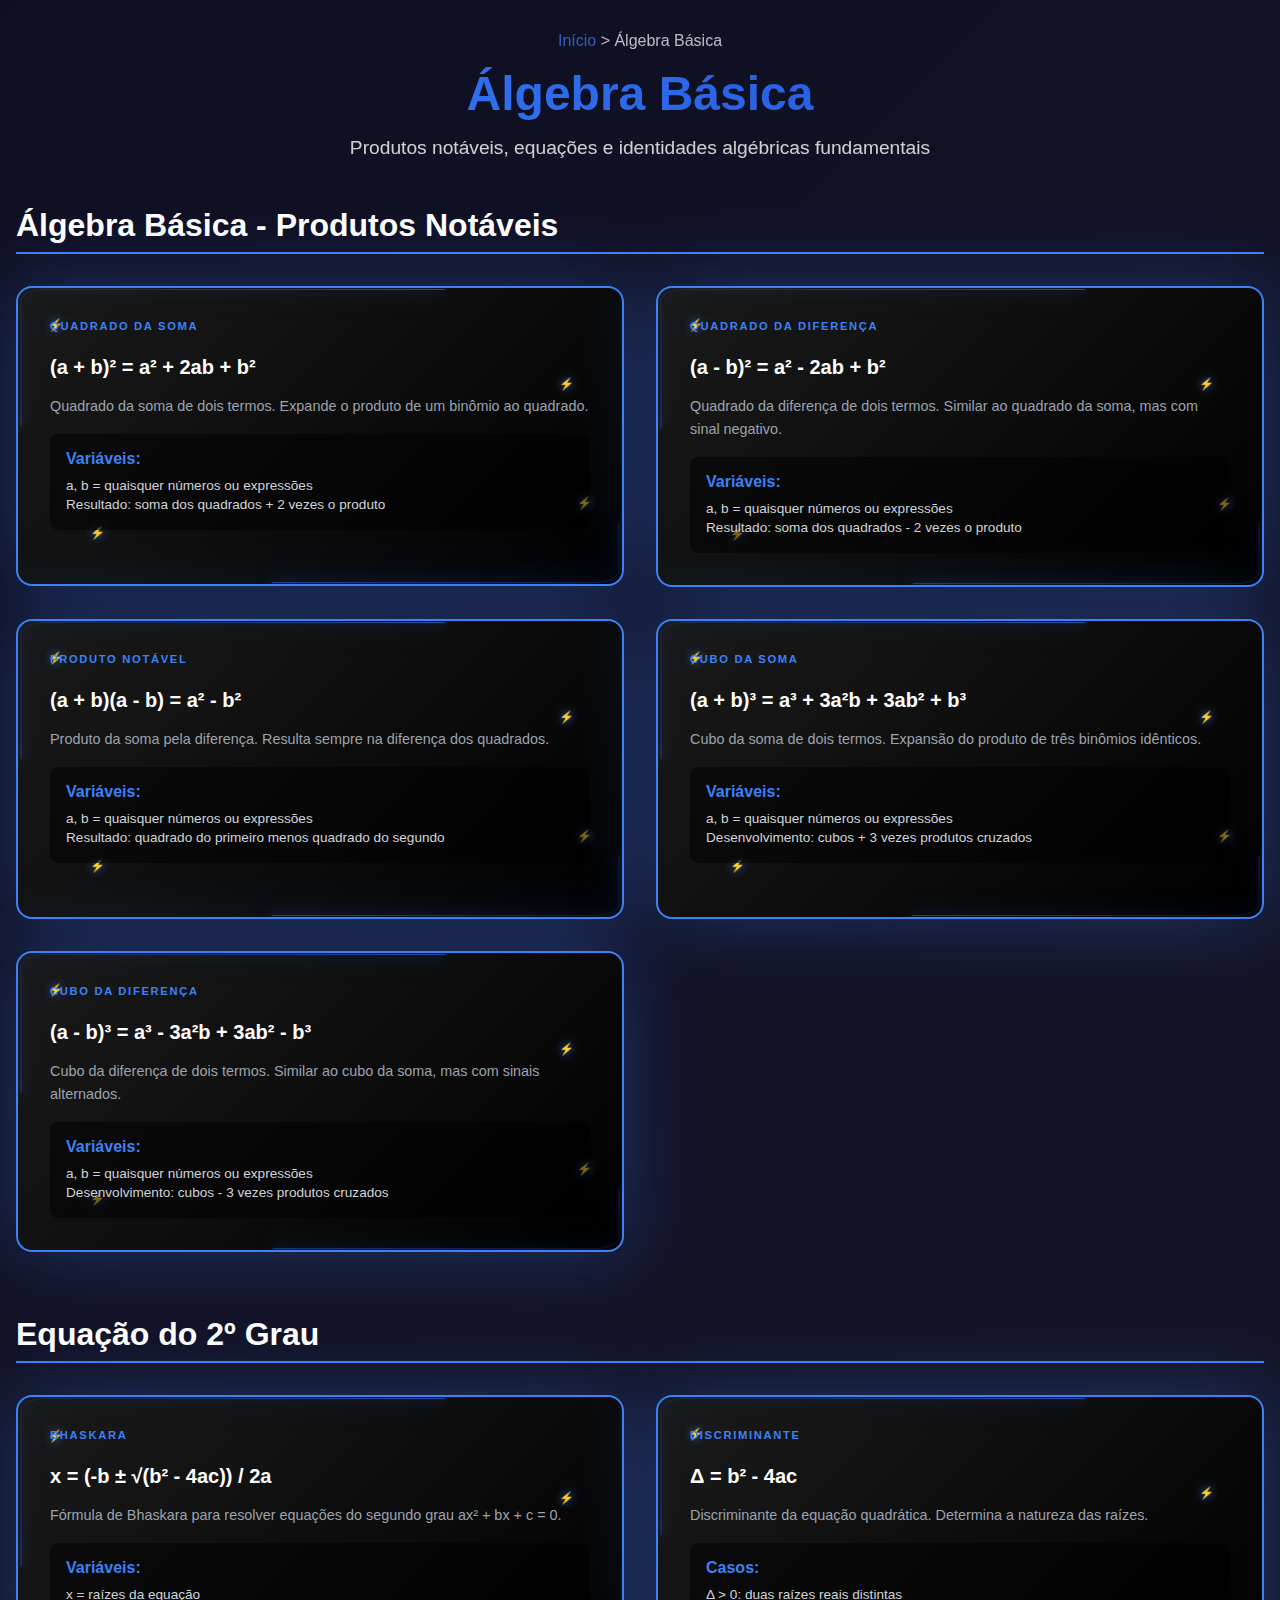
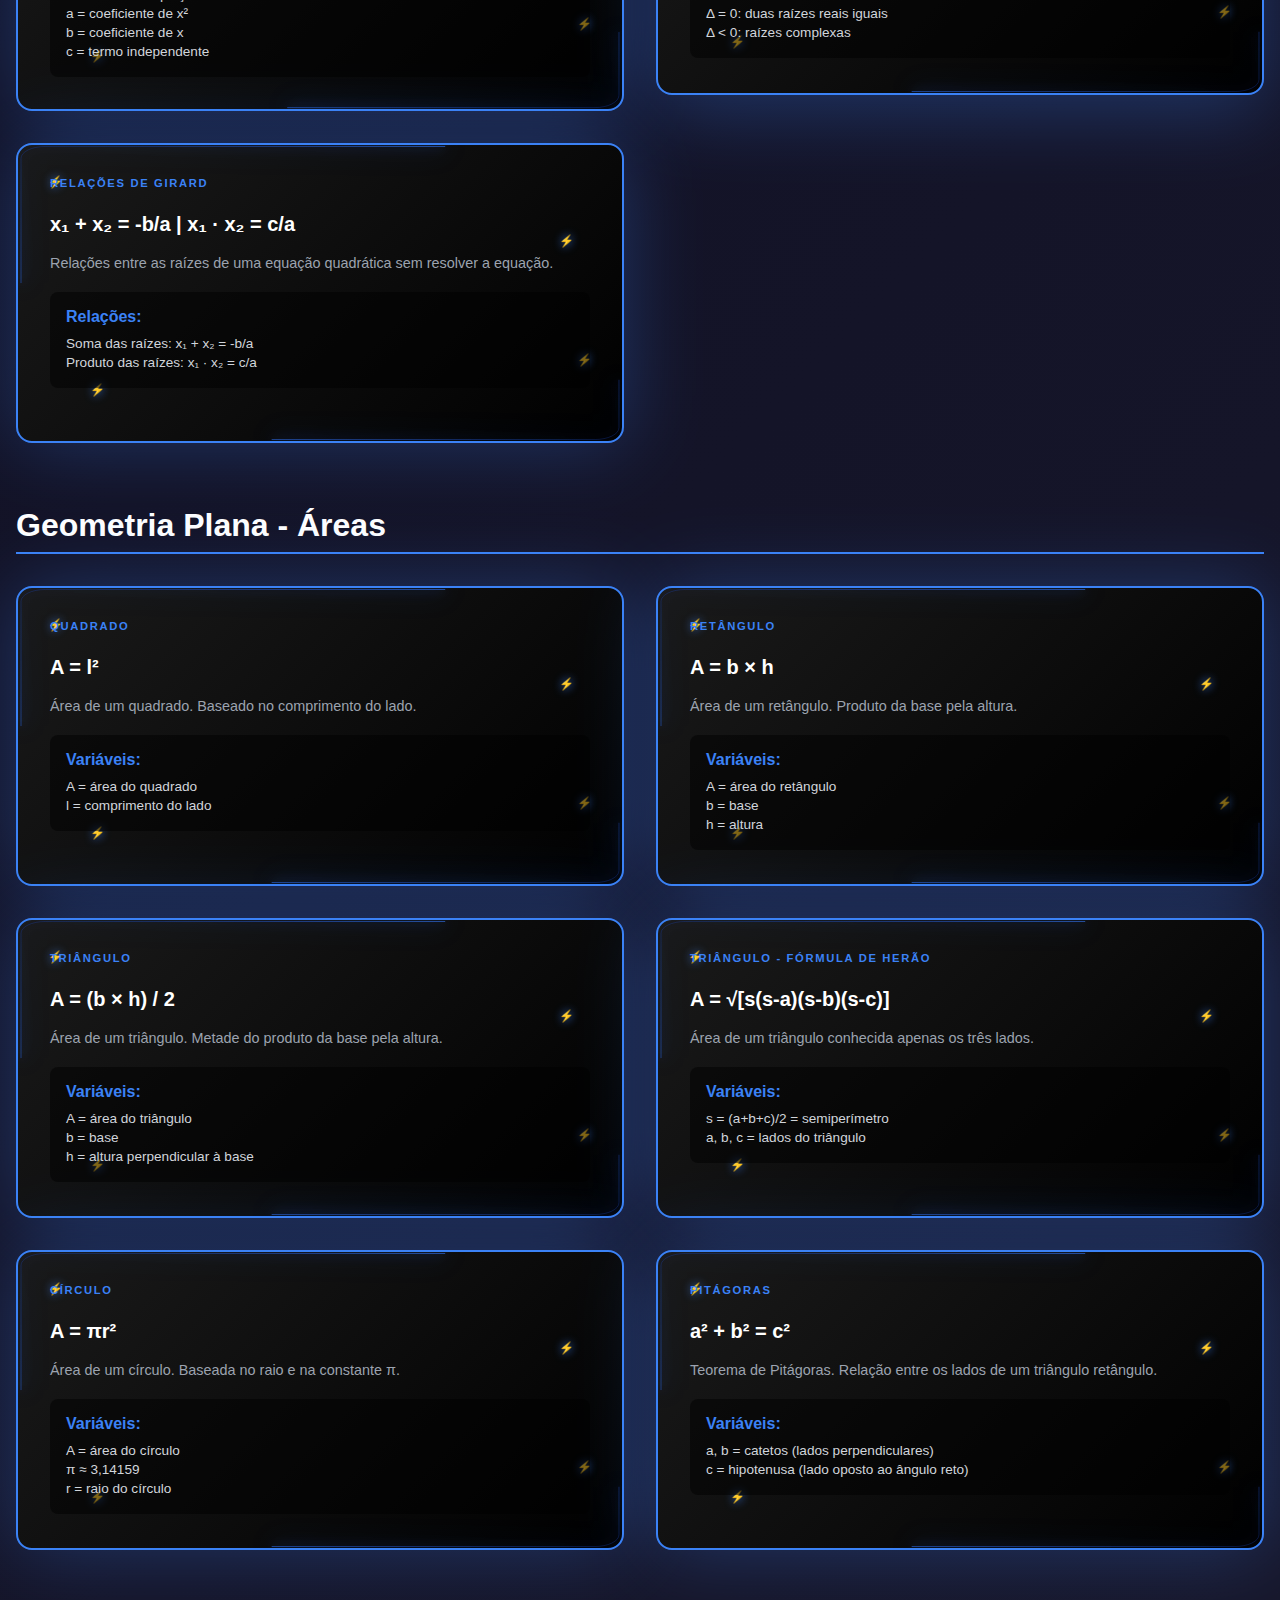
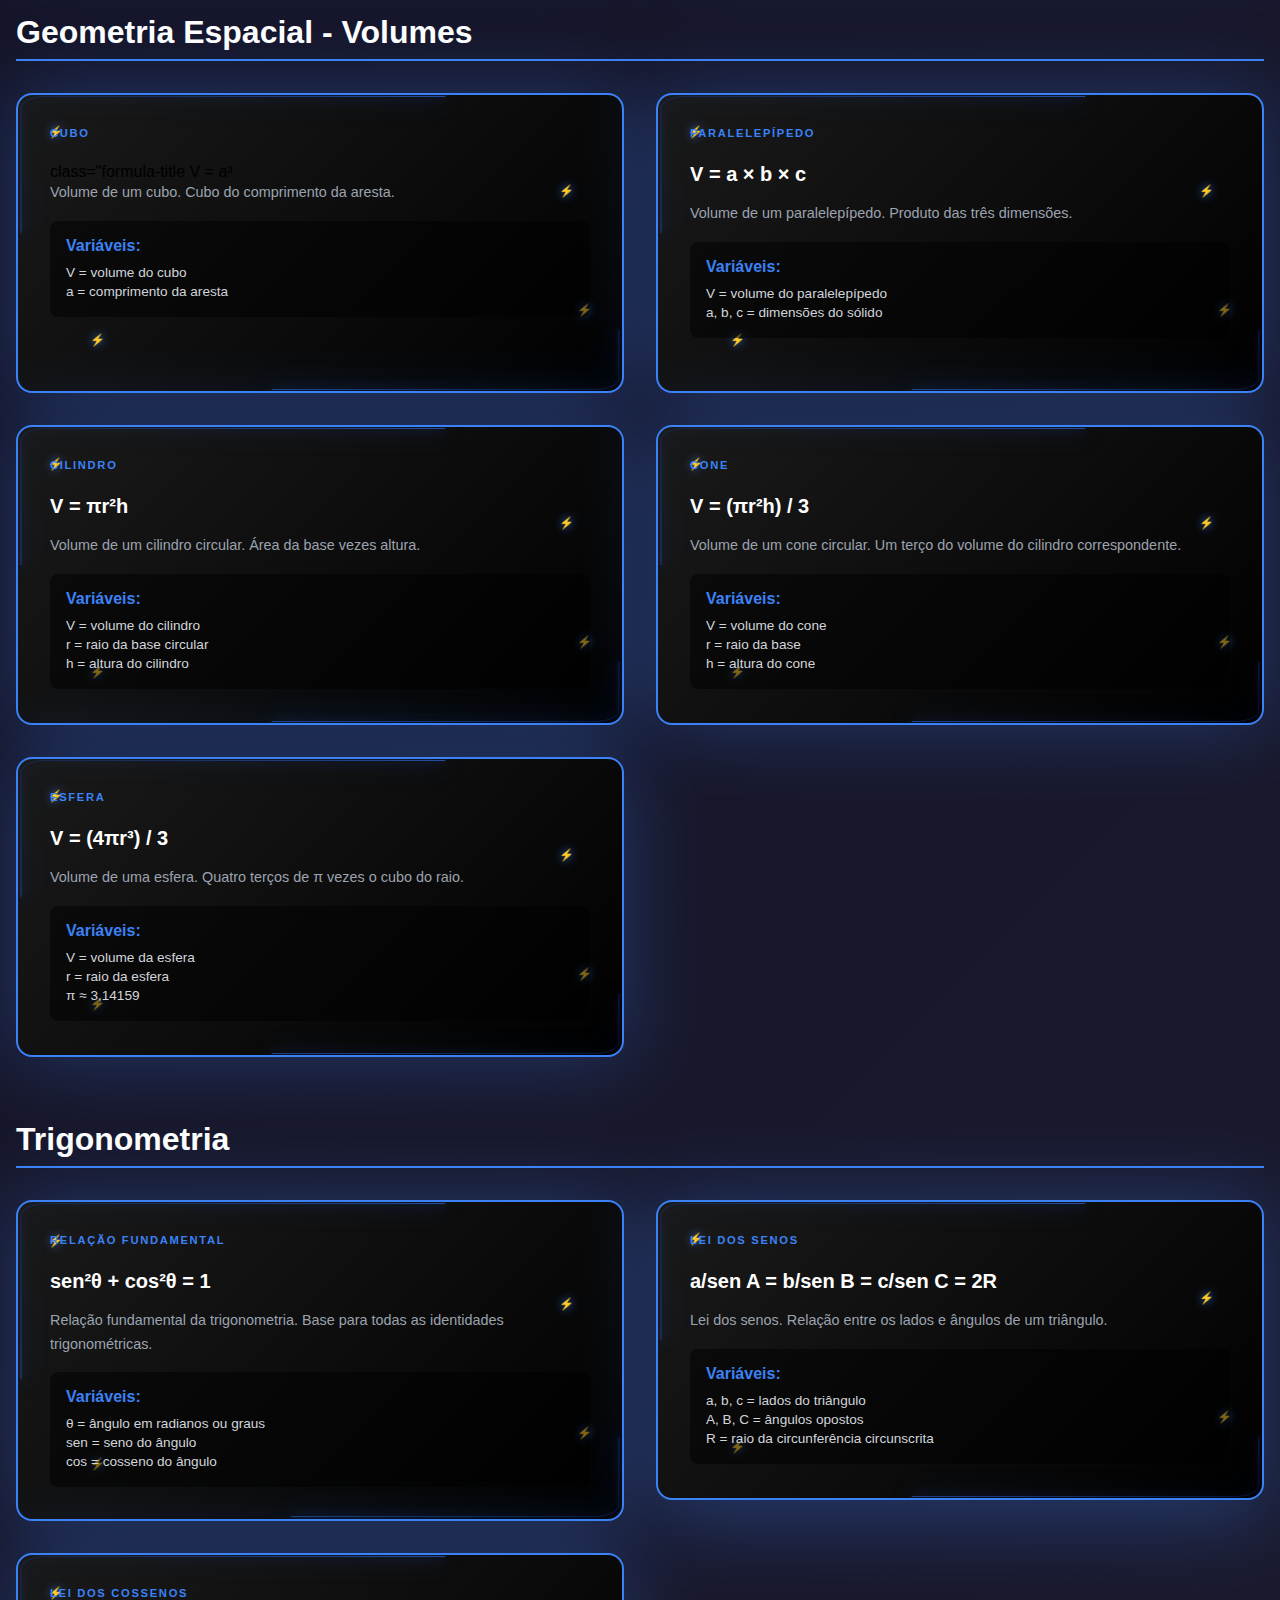
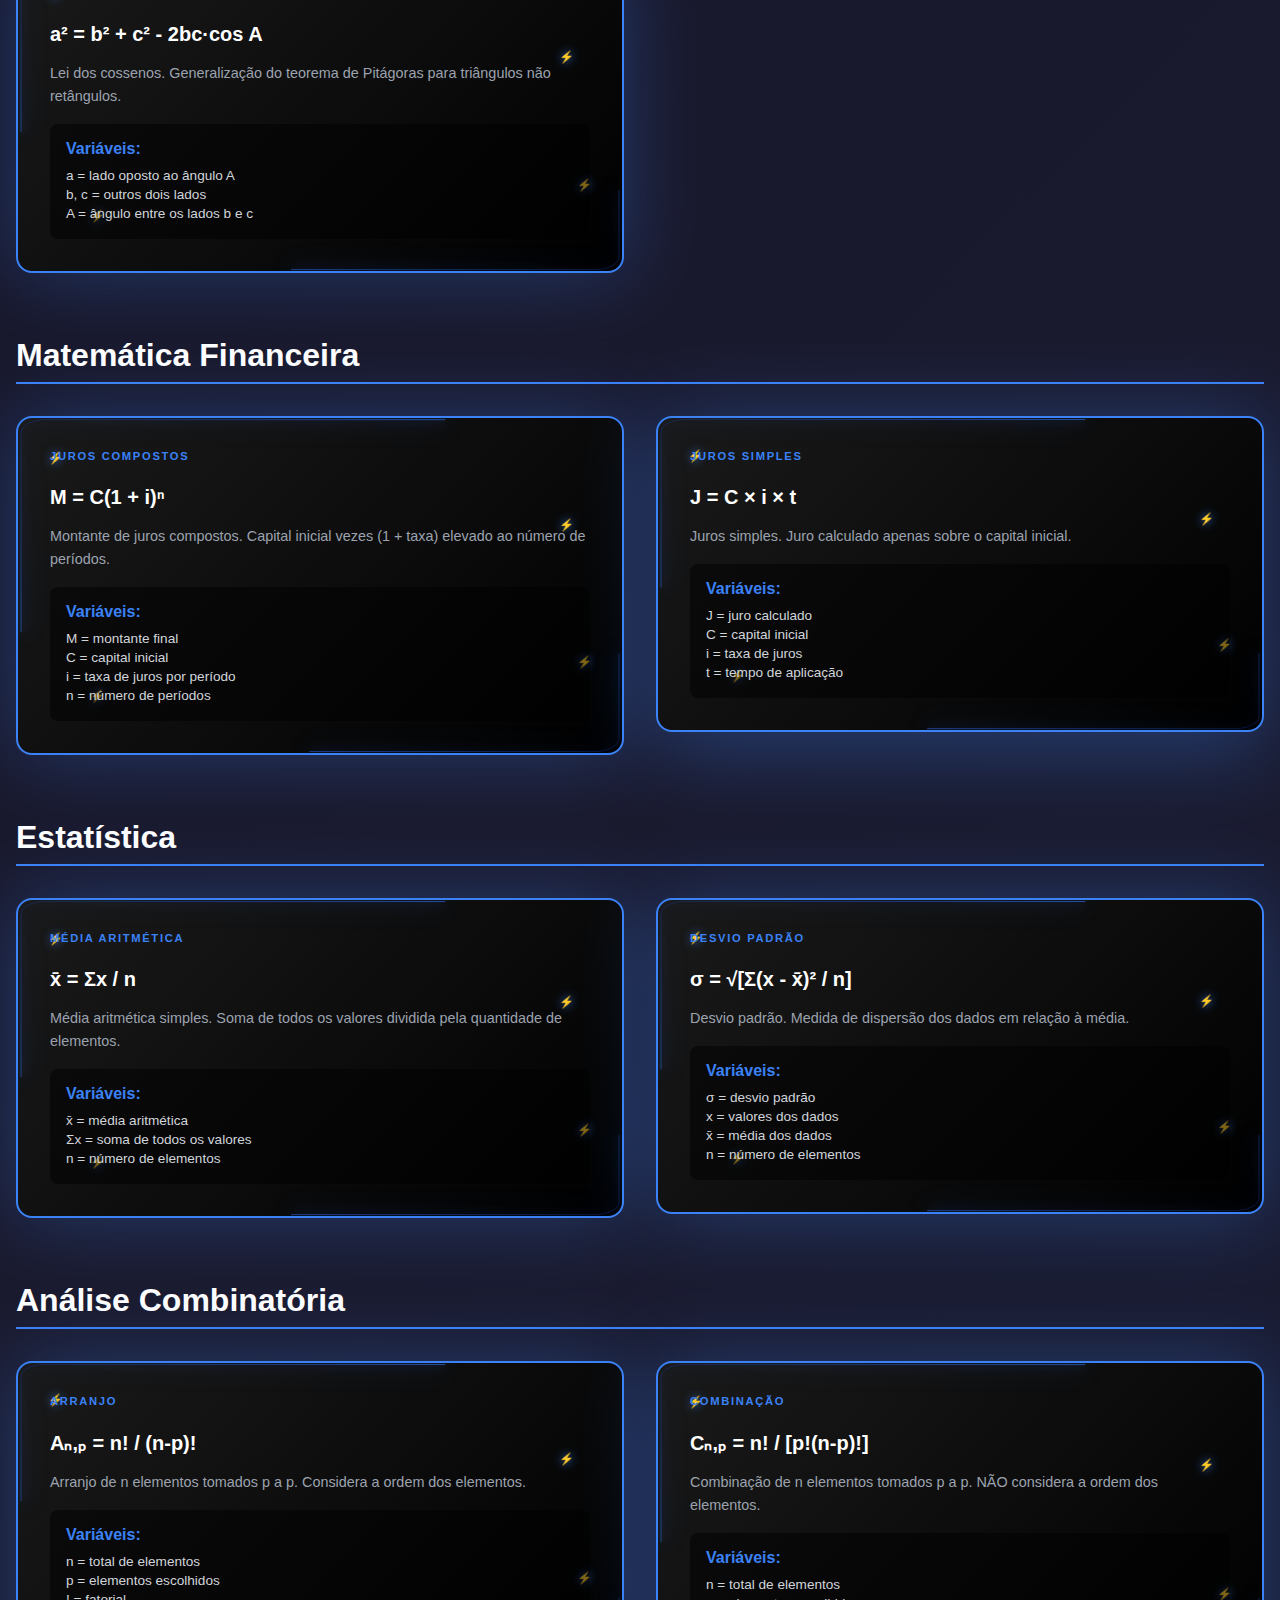
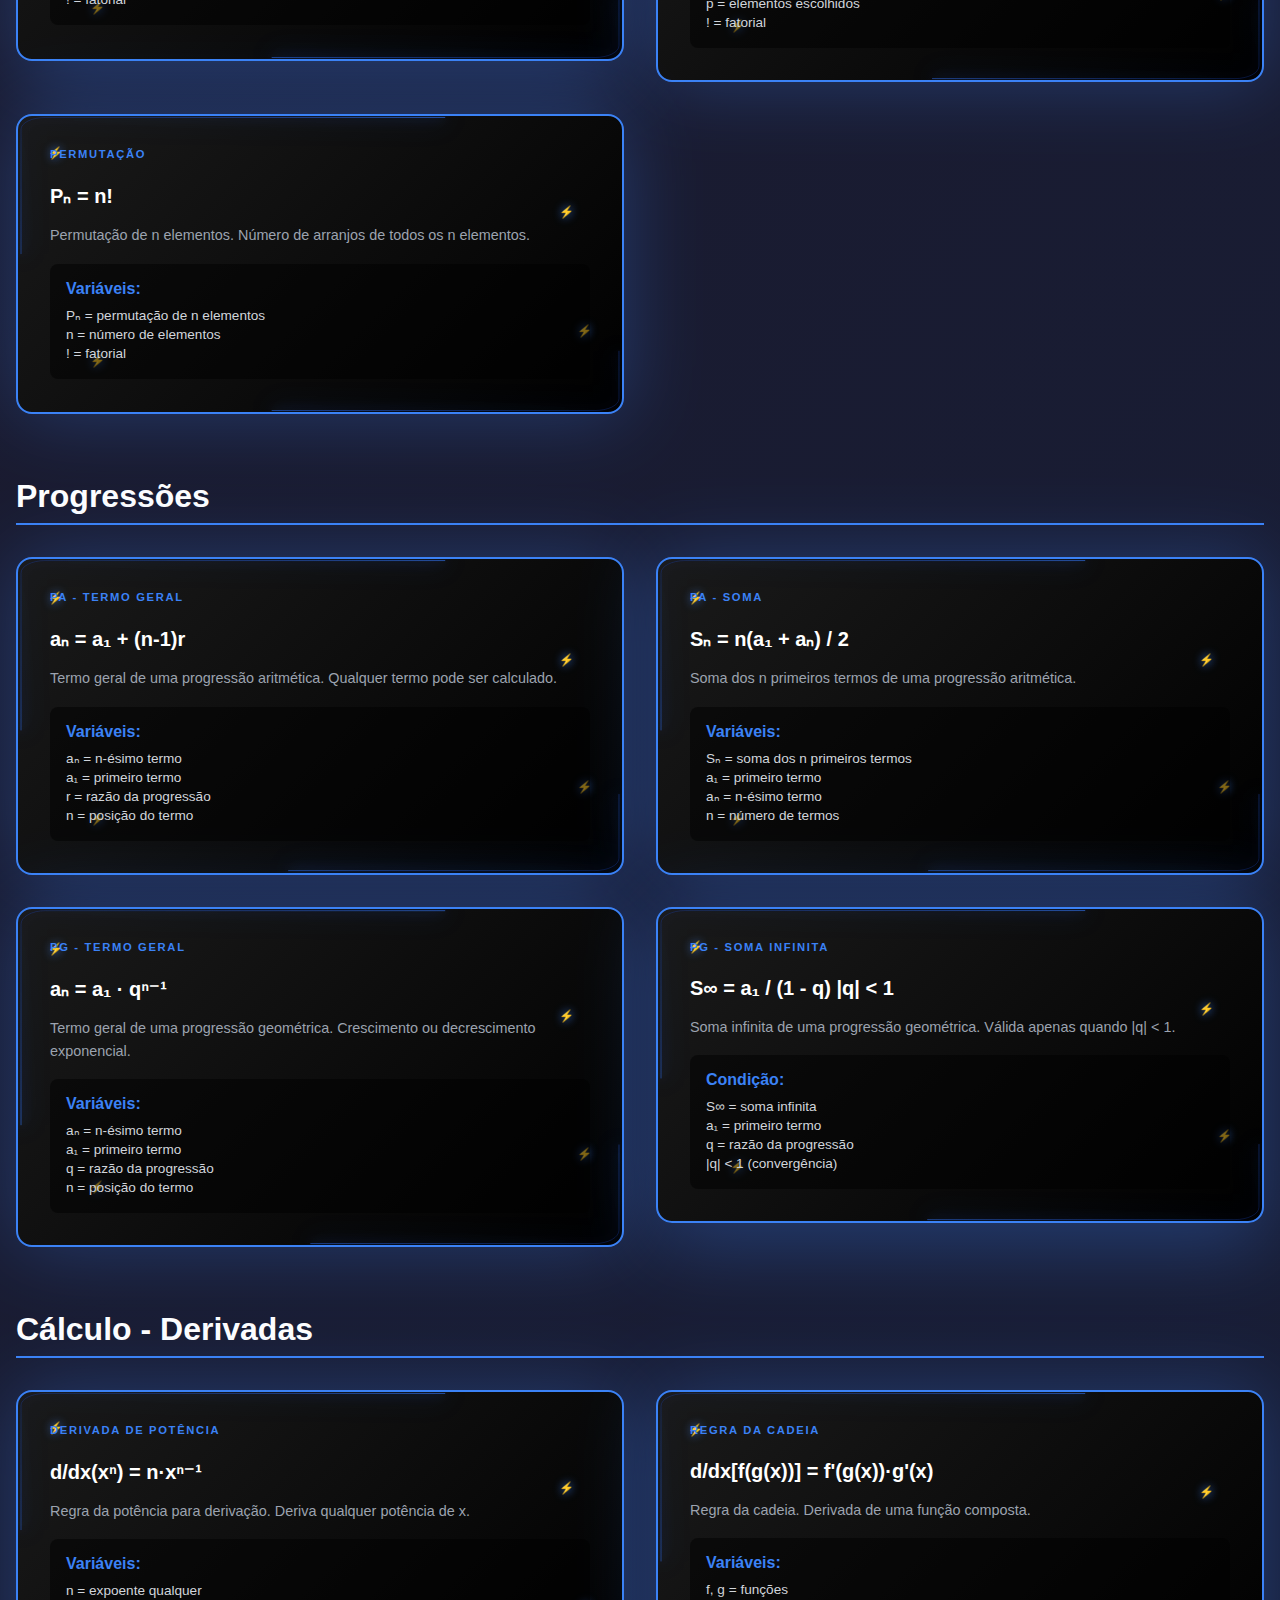
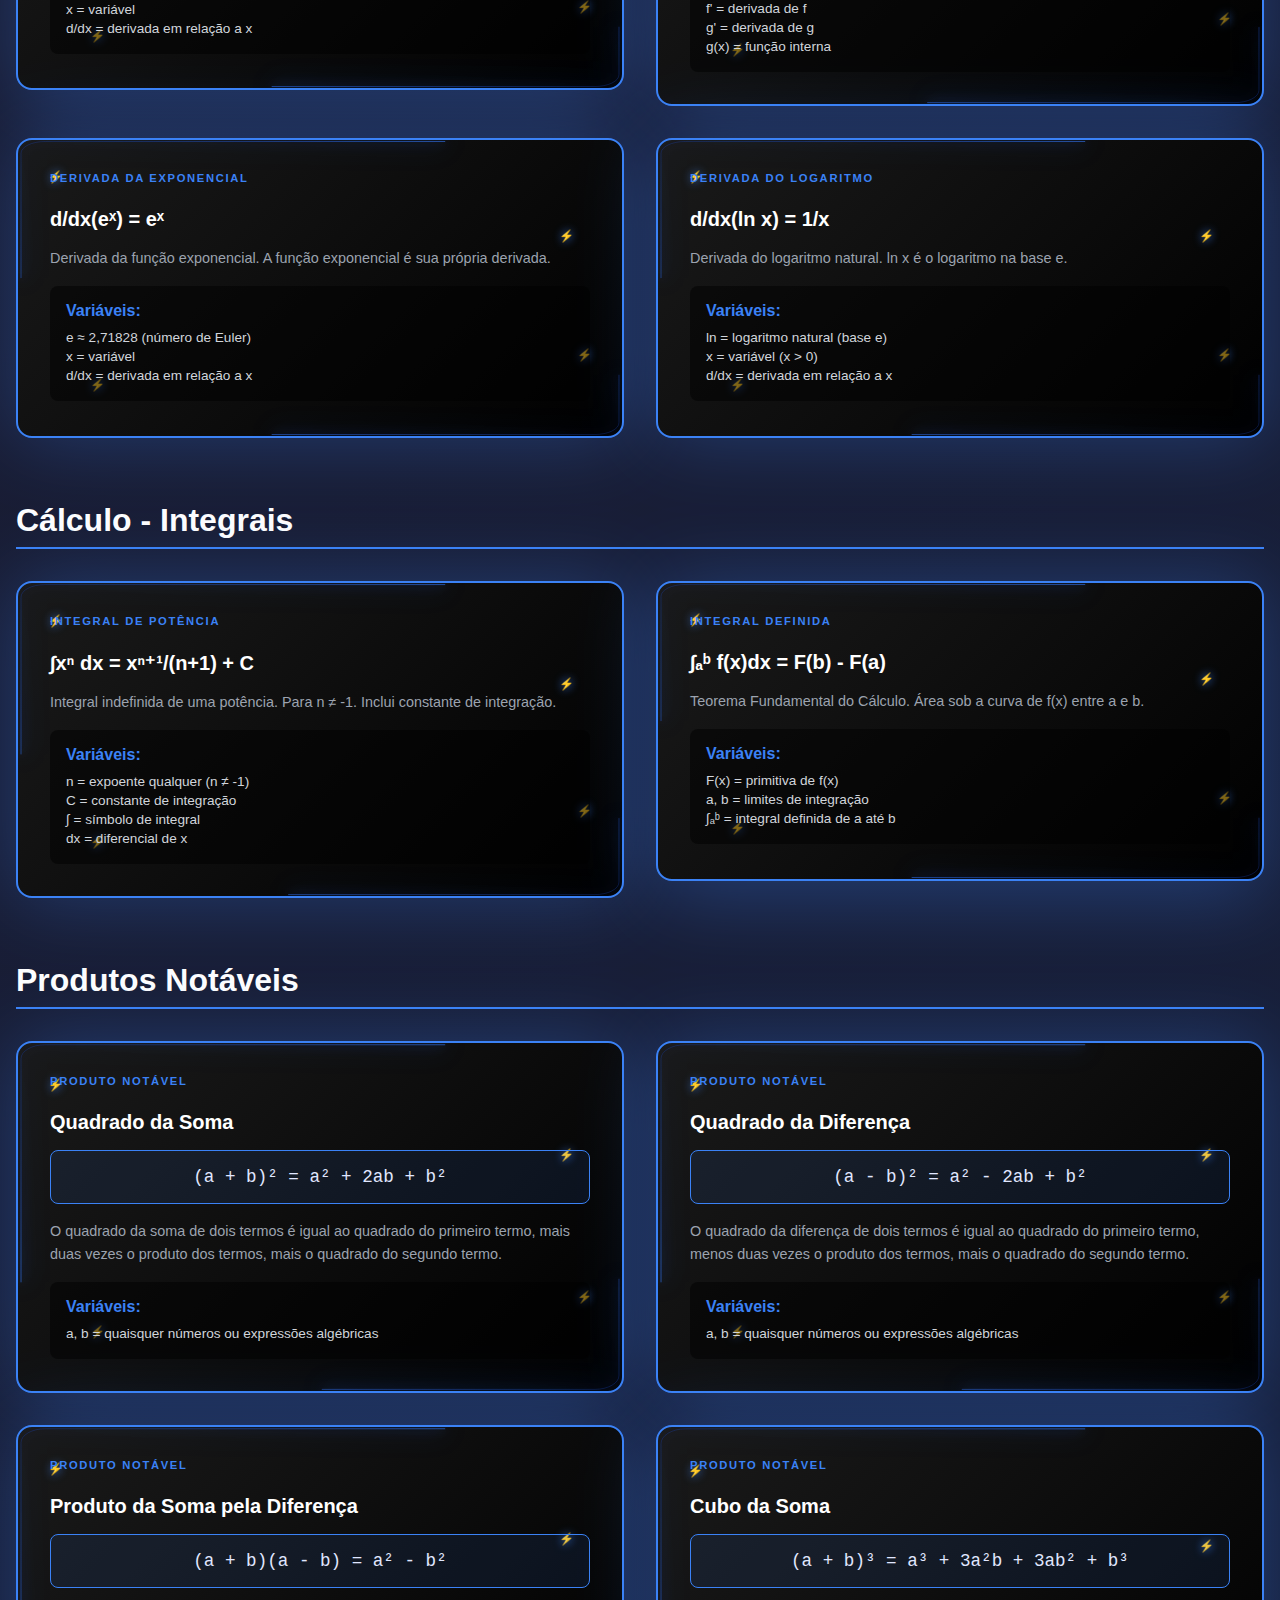
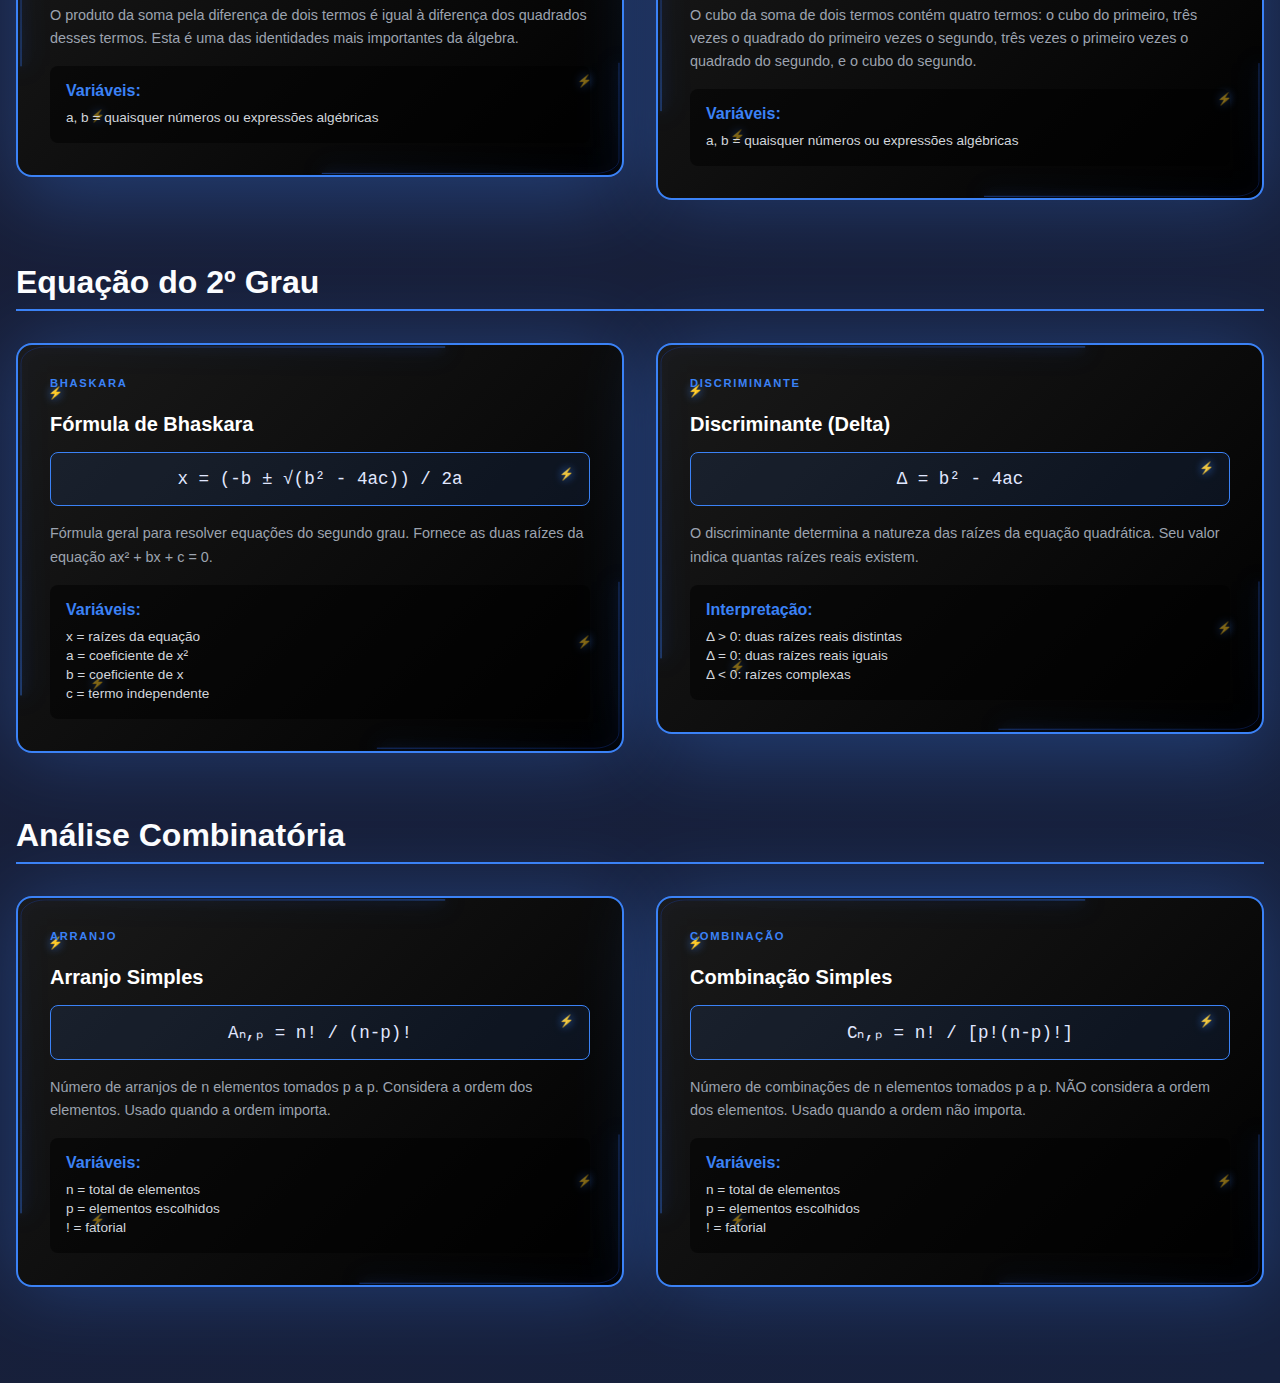
<file: pages/matematica-algebra.html>
<!DOCTYPE html>
<html lang="pt-BR">
<head>
    <meta charset="UTF-8">
    <meta name="viewport" content="width=device-width, initial-scale=1.0">
    <title>Álgebra Básica - Fórmulas Matemáticas</title>
    <style>
        * {
            margin: 0;
            padding: 0;
            box-sizing: border-box;
        }

        body {
            min-height: 100vh;
            background: linear-gradient(135deg, #0f0f23 0%, #1a1a2e 50%, #16213e 100%);
            padding: 2rem 1rem;
            font-family: 'Segoe UI', Tahoma, Geneva, Verdana, sans-serif;
        }

        .container {
            max-width: 1400px;
            margin: 0 auto;
        }

        .header {
            text-align: center;
            margin-bottom: 3rem;
            color: white;
        }

        .breadcrumb {
            margin-bottom: 1rem;
            opacity: 0.7;
        }

        .breadcrumb a {
            color: #3b82f6;
            text-decoration: none;
        }

        .breadcrumb a:hover {
            text-decoration: underline;
        }

        .main-title {
            font-size: 3rem;
            font-weight: bold;
            margin-bottom: 1rem;
            background: linear-gradient(45deg, #3b82f6, #1d4ed8);
            -webkit-background-clip: text;
            -webkit-text-fill-color: transparent;
            background-clip: text;
        }

        .subtitle {
            font-size: 1.2rem;
            opacity: 0.8;
            margin-bottom: 2rem;
        }

        .section {
            margin-bottom: 4rem;
        }

        .section-title {
            color: white;
            font-size: 2rem;
            margin-bottom: 2rem;
            border-bottom: 2px solid #3b82f6;
            padding-bottom: 0.5rem;
        }

        .grid {
            display: grid;
            grid-template-columns: repeat(auto-fit, minmax(400px, 1fr));
            gap: 2rem;
        }

        .card-wrapper {
            position: relative;
        }

        .glow {
            position: absolute;
            inset: 0;
            border-radius: 1rem;
            filter: blur(40px);
            opacity: 0.3;
            background: #3b82f6;
        }

        .card {
            position: relative;
            background: linear-gradient(135deg, #1a1a1a 0%, #000 100%);
            border-radius: 1rem;
            padding: 2rem;
            overflow: hidden;
            min-height: 300px;
            border: 2px solid #3b82f6;
        }

        .electric-border {
            position: absolute;
            inset: 0;
            width: 100%;
            height: 100%;
            pointer-events: none;
        }

        .electric-border rect {
            animation: electric-flow 4s linear infinite;
        }

        .cyan-border { 
            filter: drop-shadow(0 0 6px #3b82f6) drop-shadow(0 0 12px #1d4ed8); 
        }

        .lightning-container {
            position: absolute;
            inset: 0;
            pointer-events: none;
            z-index: 5;
        }

        .lightning-bolt {
            position: absolute;
            font-size: 12px;
            color: #3b82f6;
            text-shadow: 0 0 10px #3b82f6;
            animation: lightning-flash 3s ease-in-out infinite;
        }

        .lightning-bolt:nth-child(1) { top: 10%; left: 5%; }
        .lightning-bolt:nth-child(2) { top: 30%; right: 8%; animation-delay: 0.5s; }
        .lightning-bolt:nth-child(3) { bottom: 15%; left: 12%; animation-delay: 1s; }
        .lightning-bolt:nth-child(4) { bottom: 25%; right: 5%; animation-delay: 1.5s; }

        .card-content {
            position: relative;
            z-index: 10;
        }

        .card-label {
            font-size: 0.7rem;
            letter-spacing: 0.15em;
            font-weight: 600;
            margin-bottom: 1.5rem;
            color: #3b82f6;
        }

        .formula-title {
            font-size: 1.25rem;
            font-weight: bold;
            color: white;
            margin-bottom: 1rem;
        }

        .formula {
            background: rgba(59, 130, 246, 0.1);
            border: 1px solid #3b82f6;
            border-radius: 0.5rem;
            padding: 1rem;
            margin: 1rem 0;
            font-family: 'Courier New', monospace;
            font-size: 1.1rem;
            color: #e0e7ff;
            text-align: center;
        }

        .description {
            color: #9ca3af;
            font-size: 0.9rem;
            line-height: 1.6;
            margin-bottom: 1rem;
        }

        .variables {
            background: rgba(0, 0, 0, 0.5);
            border-radius: 0.5rem;
            padding: 1rem;
            margin-top: 1rem;
        }

        .variables-title {
            color: #3b82f6;
            font-weight: bold;
            margin-bottom: 0.5rem;
        }

        .variables-list {
            color: #d1d5db;
            font-size: 0.85rem;
            line-height: 1.4;
        }

        @keyframes electric-flow {
            0% { stroke-dashoffset: 800; }
            100% { stroke-dashoffset: 0; }
        }

        @keyframes lightning-flash {
            0%, 100% { 
                opacity: 0;
                transform: scale(0.5) translateY(0);
            }
            10% { 
                opacity: 1;
                transform: scale(1) translateY(-3px);
            }
            20% { 
                opacity: 0.5;
                transform: scale(0.8) translateY(-2px);
            }
            30% { 
                opacity: 0;
                transform: scale(0.5) translateY(0);
            }
        }

        @media (max-width: 768px) {
            .grid {
                grid-template-columns: 1fr;
            }
            
            .main-title {
                font-size: 2rem;
            }
        }
    </style>
</head>
<body>
    <div class="container">
        <header class="header">
            <nav class="breadcrumb">
                <a href="../index.html">Início</a> > Álgebra Básica
            </nav>
            <h1 class="main-title">Álgebra Básica</h1>
            <p class="subtitle">Produtos notáveis, equações e identidades algébricas fundamentais</p>
        </header>

        <!-- Álgebra Básica - Produtos Notáveis -->
        <section class="section">
            <h2 class="section-title">Álgebra Básica - Produtos Notáveis</h2>
            <div class="grid">
                <div class="card-wrapper">
                    <div class="glow"></div>
                    <div class="card">
                        <svg class="electric-border cyan-border" viewBox="0 0 100 100" preserveAspectRatio="none">
                            <defs>
                                <linearGradient id="blue-gradient-1" x1="0%" y1="0%" x2="100%" y2="100%">
                                    <stop offset="0%" stop-color="#1d4ed8" stop-opacity="0.3" />
                                    <stop offset="50%" stop-color="#3b82f6" stop-opacity="1" />
                                    <stop offset="100%" stop-color="#1d4ed8" stop-opacity="0.3" />
                                </linearGradient>
                            </defs>
                            <rect x="0.5" y="0.5" width="99" height="99" rx="4" fill="none" 
                                  stroke="url(#blue-gradient-1)" stroke-width="0.8" stroke-dasharray="400" 
                                  vector-effect="non-scaling-stroke" />
                        </svg>
                        <div class="lightning-container">
                            <div class="lightning-bolt">⚡</div>
                            <div class="lightning-bolt">⚡</div>
                            <div class="lightning-bolt">⚡</div>
                            <div class="lightning-bolt">⚡</div>
                        </div>
                        <div class="card-content">
                            <div class="card-label">QUADRADO DA SOMA</div>
                            <h3 class="formula-title">(a + b)² = a² + 2ab + b²</h3>
                            <p class="description">Quadrado da soma de dois termos. Expande o produto de um binômio ao quadrado.</p>
                            <div class="variables">
                                <div class="variables-title">Variáveis:</div>
                                <div class="variables-list">
                                    a, b = quaisquer números ou expressões<br>
                                    Resultado: soma dos quadrados + 2 vezes o produto
                                </div>
                            </div>
                        </div>
                    </div>
                </div>

                <div class="card-wrapper">
                    <div class="glow"></div>
                    <div class="card">
                        <svg class="electric-border cyan-border" viewBox="0 0 100 100" preserveAspectRatio="none">
                            <defs>
                                <linearGradient id="blue-gradient-2" x1="0%" y1="0%" x2="100%" y2="100%">
                                    <stop offset="0%" stop-color="#1d4ed8" stop-opacity="0.3" />
                                    <stop offset="50%" stop-color="#3b82f6" stop-opacity="1" />
                                    <stop offset="100%" stop-color="#1d4ed8" stop-opacity="0.3" />
                                </linearGradient>
                            </defs>
                            <rect x="0.5" y="0.5" width="99" height="99" rx="4" fill="none" 
                                  stroke="url(#blue-gradient-2)" stroke-width="0.8" stroke-dasharray="400" 
                                  vector-effect="non-scaling-stroke" />
                        </svg>
                        <div class="lightning-container">
                            <div class="lightning-bolt">⚡</div>
                            <div class="lightning-bolt">⚡</div>
                            <div class="lightning-bolt">⚡</div>
                            <div class="lightning-bolt">⚡</div>
                        </div>
                        <div class="card-content">
                            <div class="card-label">QUADRADO DA DIFERENÇA</div>
                            <h3 class="formula-title">(a - b)² = a² - 2ab + b²</h3>
                            <p class="description">Quadrado da diferença de dois termos. Similar ao quadrado da soma, mas com sinal negativo.</p>
                            <div class="variables">
                                <div class="variables-title">Variáveis:</div>
                                <div class="variables-list">
                                    a, b = quaisquer números ou expressões<br>
                                    Resultado: soma dos quadrados - 2 vezes o produto
                                </div>
                            </div>
                        </div>
                    </div>
                </div>

                <div class="card-wrapper">
                    <div class="glow"></div>
                    <div class="card">
                        <svg class="electric-border cyan-border" viewBox="0 0 100 100" preserveAspectRatio="none">
                            <defs>
                                <linearGradient id="blue-gradient-3" x1="0%" y1="0%" x2="100%" y2="100%">
                                    <stop offset="0%" stop-color="#1d4ed8" stop-opacity="0.3" />
                                    <stop offset="50%" stop-color="#3b82f6" stop-opacity="1" />
                                    <stop offset="100%" stop-color="#1d4ed8" stop-opacity="0.3" />
                                </linearGradient>
                            </defs>
                            <rect x="0.5" y="0.5" width="99" height="99" rx="4" fill="none" 
                                  stroke="url(#blue-gradient-3)" stroke-width="0.8" stroke-dasharray="400" 
                                  vector-effect="non-scaling-stroke" />
                        </svg>
                        <div class="lightning-container">
                            <div class="lightning-bolt">⚡</div>
                            <div class="lightning-bolt">⚡</div>
                            <div class="lightning-bolt">⚡</div>
                            <div class="lightning-bolt">⚡</div>
                        </div>
                        <div class="card-content">
                            <div class="card-label">PRODUTO NOTÁVEL</div>
                            <h3 class="formula-title">(a + b)(a - b) = a² - b²</h3>
                            <p class="description">Produto da soma pela diferença. Resulta sempre na diferença dos quadrados.</p>
                            <div class="variables">
                                <div class="variables-title">Variáveis:</div>
                                <div class="variables-list">
                                    a, b = quaisquer números ou expressões<br>
                                    Resultado: quadrado do primeiro menos quadrado do segundo
                                </div>
                            </div>
                        </div>
                    </div>
                </div>

                <div class="card-wrapper">
                    <div class="glow"></div>
                    <div class="card">
                        <svg class="electric-border cyan-border" viewBox="0 0 100 100" preserveAspectRatio="none">
                            <defs>
                                <linearGradient id="blue-gradient-4" x1="0%" y1="0%" x2="100%" y2="100%">
                                    <stop offset="0%" stop-color="#1d4ed8" stop-opacity="0.3" />
                                    <stop offset="50%" stop-color="#3b82f6" stop-opacity="1" />
                                    <stop offset="100%" stop-color="#1d4ed8" stop-opacity="0.3" />
                                </linearGradient>
                            </defs>
                            <rect x="0.5" y="0.5" width="99" height="99" rx="4" fill="none" 
                                  stroke="url(#blue-gradient-4)" stroke-width="0.8" stroke-dasharray="400" 
                                  vector-effect="non-scaling-stroke" />
                        </svg>
                        <div class="lightning-container">
                            <div class="lightning-bolt">⚡</div>
                            <div class="lightning-bolt">⚡</div>
                            <div class="lightning-bolt">⚡</div>
                            <div class="lightning-bolt">⚡</div>
                        </div>
                        <div class="card-content">
                            <div class="card-label">CUBO DA SOMA</div>
                            <h3 class="formula-title">(a + b)³ = a³ + 3a²b + 3ab² + b³</h3>
                            <p class="description">Cubo da soma de dois termos. Expansão do produto de três binômios idênticos.</p>
                            <div class="variables">
                                <div class="variables-title">Variáveis:</div>
                                <div class="variables-list">
                                    a, b = quaisquer números ou expressões<br>
                                    Desenvolvimento: cubos + 3 vezes produtos cruzados
                                </div>
                            </div>
                        </div>
                    </div>
                </div>

                <div class="card-wrapper">
                    <div class="glow"></div>
                    <div class="card">
                        <svg class="electric-border cyan-border" viewBox="0 0 100 100" preserveAspectRatio="none">
                            <defs>
                                <linearGradient id="blue-gradient-5" x1="0%" y1="0%" x2="100%" y2="100%">
                                    <stop offset="0%" stop-color="#1d4ed8" stop-opacity="0.3" />
                                    <stop offset="50%" stop-color="#3b82f6" stop-opacity="1" />
                                    <stop offset="100%" stop-color="#1d4ed8" stop-opacity="0.3" />
                                </linearGradient>
                            </defs>
                            <rect x="0.5" y="0.5" width="99" height="99" rx="4" fill="none" 
                                  stroke="url(#blue-gradient-5)" stroke-width="0.8" stroke-dasharray="400" 
                                  vector-effect="non-scaling-stroke" />
                        </svg>
                        <div class="lightning-container">
                            <div class="lightning-bolt">⚡</div>
                            <div class="lightning-bolt">⚡</div>
                            <div class="lightning-bolt">⚡</div>
                            <div class="lightning-bolt">⚡</div>
                        </div>
                        <div class="card-content">
                            <div class="card-label">CUBO DA DIFERENÇA</div>
                            <h3 class="formula-title">(a - b)³ = a³ - 3a²b + 3ab² - b³</h3>
                            <p class="description">Cubo da diferença de dois termos. Similar ao cubo da soma, mas com sinais alternados.</p>
                            <div class="variables">
                                <div class="variables-title">Variáveis:</div>
                                <div class="variables-list">
                                    a, b = quaisquer números ou expressões<br>
                                    Desenvolvimento: cubos - 3 vezes produtos cruzados
                                </div>
                            </div>
                        </div>
                    </div>
                </div>
            </div>
        </section>

        <!-- Equação do 2º Grau -->
        <section class="section">
            <h2 class="section-title">Equação do 2º Grau</h2>
            <div class="grid">
                <div class="card-wrapper">
                    <div class="glow"></div>
                    <div class="card">
                        <svg class="electric-border cyan-border" viewBox="0 0 100 100" preserveAspectRatio="none">
                            <defs>
                                <linearGradient id="blue-gradient-6" x1="0%" y1="0%" x2="100%" y2="100%">
                                    <stop offset="0%" stop-color="#1d4ed8" stop-opacity="0.3" />
                                    <stop offset="50%" stop-color="#3b82f6" stop-opacity="1" />
                                    <stop offset="100%" stop-color="#1d4ed8" stop-opacity="0.3" />
                                </linearGradient>
                            </defs>
                            <rect x="0.5" y="0.5" width="99" height="99" rx="4" fill="none" 
                                  stroke="url(#blue-gradient-6)" stroke-width="0.8" stroke-dasharray="400" 
                                  vector-effect="non-scaling-stroke" />
                        </svg>
                        <div class="lightning-container">
                            <div class="lightning-bolt">⚡</div>
                            <div class="lightning-bolt">⚡</div>
                            <div class="lightning-bolt">⚡</div>
                            <div class="lightning-bolt">⚡</div>
                        </div>
                        <div class="card-content">
                            <div class="card-label">BHASKARA</div>
                            <h3 class="formula-title">x = (-b ± √(b² - 4ac)) / 2a</h3>
                            <p class="description">Fórmula de Bhaskara para resolver equações do segundo grau ax² + bx + c = 0.</p>
                            <div class="variables">
                                <div class="variables-title">Variáveis:</div>
                                <div class="variables-list">
                                    x = raízes da equação<br>
                                    a = coeficiente de x²<br>
                                    b = coeficiente de x<br>
                                    c = termo independente
                                </div>
                            </div>
                        </div>
                    </div>
                </div>

                <div class="card-wrapper">
                    <div class="glow"></div>
                    <div class="card">
                        <svg class="electric-border cyan-border" viewBox="0 0 100 100" preserveAspectRatio="none">
                            <defs>
                                <linearGradient id="blue-gradient-7" x1="0%" y1="0%" x2="100%" y2="100%">
                                    <stop offset="0%" stop-color="#1d4ed8" stop-opacity="0.3" />
                                    <stop offset="50%" stop-color="#3b82f6" stop-opacity="1" />
                                    <stop offset="100%" stop-color="#1d4ed8" stop-opacity="0.3" />
                                </linearGradient>
                            </defs>
                            <rect x="0.5" y="0.5" width="99" height="99" rx="4" fill="none" 
                                  stroke="url(#blue-gradient-7)" stroke-width="0.8" stroke-dasharray="400" 
                                  vector-effect="non-scaling-stroke" />
                        </svg>
                        <div class="lightning-container">
                            <div class="lightning-bolt">⚡</div>
                            <div class="lightning-bolt">⚡</div>
                            <div class="lightning-bolt">⚡</div>
                            <div class="lightning-bolt">⚡</div>
                        </div>
                        <div class="card-content">
                            <div class="card-label">DISCRIMINANTE</div>
                            <h3 class="formula-title">Δ = b² - 4ac</h3>
                            <p class="description">Discriminante da equação quadrática. Determina a natureza das raízes.</p>
                            <div class="variables">
                                <div class="variables-title">Casos:</div>
                                <div class="variables-list">
                                    Δ > 0: duas raízes reais distintas<br>
                                    Δ = 0: duas raízes reais iguais<br>
                                    Δ < 0: raízes complexas
                                </div>
                            </div>
                        </div>
                    </div>
                </div>

                <div class="card-wrapper">
                    <div class="glow"></div>
                    <div class="card">
                        <svg class="electric-border cyan-border" viewBox="0 0 100 100" preserveAspectRatio="none">
                            <defs>
                                <linearGradient id="blue-gradient-8" x1="0%" y1="0%" x2="100%" y2="100%">
                                    <stop offset="0%" stop-color="#1d4ed8" stop-opacity="0.3" />
                                    <stop offset="50%" stop-color="#3b82f6" stop-opacity="1" />
                                    <stop offset="100%" stop-color="#1d4ed8" stop-opacity="0.3" />
                                </linearGradient>
                            </defs>
                            <rect x="0.5" y="0.5" width="99" height="99" rx="4" fill="none" 
                                  stroke="url(#blue-gradient-8)" stroke-width="0.8" stroke-dasharray="400" 
                                  vector-effect="non-scaling-stroke" />
                        </svg>
                        <div class="lightning-container">
                            <div class="lightning-bolt">⚡</div>
                            <div class="lightning-bolt">⚡</div>
                            <div class="lightning-bolt">⚡</div>
                            <div class="lightning-bolt">⚡</div>
                        </div>
                        <div class="card-content">
                            <div class="card-label">RELAÇÕES DE GIRARD</div>
                            <h3 class="formula-title">x₁ + x₂ = -b/a | x₁ · x₂ = c/a</h3>
                            <p class="description">Relações entre as raízes de uma equação quadrática sem resolver a equação.</p>
                            <div class="variables">
                                <div class="variables-title">Relações:</div>
                                <div class="variables-list">
                                    Soma das raízes: x₁ + x₂ = -b/a<br>
                                    Produto das raízes: x₁ · x₂ = c/a
                                </div>
                            </div>
                        </div>
                    </div>
                </div>
            </div>
        </section>

        <!-- Geometria Plana - Áreas -->
        <section class="section">
            <h2 class="section-title">Geometria Plana - Áreas</h2>
            <div class="grid">
                <div class="card-wrapper">
                    <div class="glow"></div>
                    <div class="card">
                        <svg class="electric-border cyan-border" viewBox="0 0 100 100" preserveAspectRatio="none">
                            <defs>
                                <linearGradient id="blue-gradient-9" x1="0%" y1="0%" x2="100%" y2="100%">
                                    <stop offset="0%" stop-color="#1d4ed8" stop-opacity="0.3" />
                                    <stop offset="50%" stop-color="#3b82f6" stop-opacity="1" />
                                    <stop offset="100%" stop-color="#1d4ed8" stop-opacity="0.3" />
                                </linearGradient>
                            </defs>
                            <rect x="0.5" y="0.5" width="99" height="99" rx="4" fill="none" 
                                  stroke="url(#blue-gradient-9)" stroke-width="0.8" stroke-dasharray="400" 
                                  vector-effect="non-scaling-stroke" />
                        </svg>
                        <div class="lightning-container">
                            <div class="lightning-bolt">⚡</div>
                            <div class="lightning-bolt">⚡</div>
                            <div class="lightning-bolt">⚡</div>
                            <div class="lightning-bolt">⚡</div>
                        </div>
                        <div class="card-content">
                            <div class="card-label">QUADRADO</div>
                            <h3 class="formula-title">A = l²</h3>
                            <p class="description">Área de um quadrado. Baseado no comprimento do lado.</p>
                            <div class="variables">
                                <div class="variables-title">Variáveis:</div>
                                <div class="variables-list">
                                    A = área do quadrado<br>
                                    l = comprimento do lado
                                </div>
                            </div>
                        </div>
                    </div>
                </div>

                <div class="card-wrapper">
                    <div class="glow"></div>
                    <div class="card">
                        <svg class="electric-border cyan-border" viewBox="0 0 100 100" preserveAspectRatio="none">
                            <defs>
                                <linearGradient id="blue-gradient-10" x1="0%" y1="0%" x2="100%" y2="100%">
                                    <stop offset="0%" stop-color="#1d4ed8" stop-opacity="0.3" />
                                    <stop offset="50%" stop-color="#3b82f6" stop-opacity="1" />
                                    <stop offset="100%" stop-color="#1d4ed8" stop-opacity="0.3" />
                                </linearGradient>
                            </defs>
                            <rect x="0.5" y="0.5" width="99" height="99" rx="4" fill="none" 
                                  stroke="url(#blue-gradient-10)" stroke-width="0.8" stroke-dasharray="400" 
                                  vector-effect="non-scaling-stroke" />
                        </svg>
                        <div class="lightning-container">
                            <div class="lightning-bolt">⚡</div>
                            <div class="lightning-bolt">⚡</div>
                            <div class="lightning-bolt">⚡</div>
                            <div class="lightning-bolt">⚡</div>
                        </div>
                        <div class="card-content">
                            <div class="card-label">RETÂNGULO</div>
                            <h3 class="formula-title">A = b × h</h3>
                            <p class="description">Área de um retângulo. Produto da base pela altura.</p>
                            <div class="variables">
                                <div class="variables-title">Variáveis:</div>
                                <div class="variables-list">
                                    A = área do retângulo<br>
                                    b = base<br>
                                    h = altura
                                </div>
                            </div>
                        </div>
                    </div>
                </div>

                <div class="card-wrapper">
                    <div class="glow"></div>
                    <div class="card">
                        <svg class="electric-border cyan-border" viewBox="0 0 100 100" preserveAspectRatio="none">
                            <defs>
                                <linearGradient id="blue-gradient-11" x1="0%" y1="0%" x2="100%" y2="100%">
                                    <stop offset="0%" stop-color="#1d4ed8" stop-opacity="0.3" />
                                    <stop offset="50%" stop-color="#3b82f6" stop-opacity="1" />
                                    <stop offset="100%" stop-color="#1d4ed8" stop-opacity="0.3" />
                                </linearGradient>
                            </defs>
                            <rect x="0.5" y="0.5" width="99" height="99" rx="4" fill="none" 
                                  stroke="url(#blue-gradient-11)" stroke-width="0.8" stroke-dasharray="400" 
                                  vector-effect="non-scaling-stroke" />
                        </svg>
                        <div class="lightning-container">
                            <div class="lightning-bolt">⚡</div>
                            <div class="lightning-bolt">⚡</div>
                            <div class="lightning-bolt">⚡</div>
                            <div class="lightning-bolt">⚡</div>
                        </div>
                        <div class="card-content">
                            <div class="card-label">TRIÂNGULO</div>
                            <h3 class="formula-title">A = (b × h) / 2</h3>
                            <p class="description">Área de um triângulo. Metade do produto da base pela altura.</p>
                            <div class="variables">
                                <div class="variables-title">Variáveis:</div>
                                <div class="variables-list">
                                    A = área do triângulo<br>
                                    b = base<br>
                                    h = altura perpendicular à base
                                </div>
                            </div>
                        </div>
                    </div>
                </div>

                <div class="card-wrapper">
                    <div class="glow"></div>
                    <div class="card">
                        <svg class="electric-border cyan-border" viewBox="0 0 100 100" preserveAspectRatio="none">
                            <defs>
                                <linearGradient id="blue-gradient-12" x1="0%" y1="0%" x2="100%" y2="100%">
                                    <stop offset="0%" stop-color="#1d4ed8" stop-opacity="0.3" />
                                    <stop offset="50%" stop-color="#3b82f6" stop-opacity="1" />
                                    <stop offset="100%" stop-color="#1d4ed8" stop-opacity="0.3" />
                                </linearGradient>
                            </defs>
                            <rect x="0.5" y="0.5" width="99" height="99" rx="4" fill="none" 
                                  stroke="url(#blue-gradient-12)" stroke-width="0.8" stroke-dasharray="400" 
                                  vector-effect="non-scaling-stroke" />
                        </svg>
                        <div class="lightning-container">
                            <div class="lightning-bolt">⚡</div>
                            <div class="lightning-bolt">⚡</div>
                            <div class="lightning-bolt">⚡</div>
                            <div class="lightning-bolt">⚡</div>
                        </div>
                        <div class="card-content">
                            <div class="card-label">TRIÂNGULO - FÓRMULA DE HERÃO</div>
                            <h3 class="formula-title">A = √[s(s-a)(s-b)(s-c)]</h3>
                            <p class="description">Área de um triângulo conhecida apenas os três lados.</p>
                            <div class="variables">
                                <div class="variables-title">Variáveis:</div>
                                <div class="variables-list">
                                    s = (a+b+c)/2 = semiperímetro<br>
                                    a, b, c = lados do triângulo
                                </div>
                            </div>
                        </div>
                    </div>
                </div>

                <div class="card-wrapper">
                    <div class="glow"></div>
                    <div class="card">
                        <svg class="electric-border cyan-border" viewBox="0 0 100 100" preserveAspectRatio="none">
                            <defs>
                                <linearGradient id="blue-gradient-13" x1="0%" y1="0%" x2="100%" y2="100%">
                                    <stop offset="0%" stop-color="#1d4ed8" stop-opacity="0.3" />
                                    <stop offset="50%" stop-color="#3b82f6" stop-opacity="1" />
                                    <stop offset="100%" stop-color="#1d4ed8" stop-opacity="0.3" />
                                </linearGradient>
                            </defs>
                            <rect x="0.5" y="0.5" width="99" height="99" rx="4" fill="none" 
                                  stroke="url(#blue-gradient-13)" stroke-width="0.8" stroke-dasharray="400" 
                                  vector-effect="non-scaling-stroke" />
                        </svg>
                        <div class="lightning-container">
                            <div class="lightning-bolt">⚡</div>
                            <div class="lightning-bolt">⚡</div>
                            <div class="lightning-bolt">⚡</div>
                            <div class="lightning-bolt">⚡</div>
                        </div>
                        <div class="card-content">
                            <div class="card-label">CÍRCULO</div>
                            <h3 class="formula-title">A = πr²</h3>
                            <p class="description">Área de um círculo. Baseada no raio e na constante π.</p>
                            <div class="variables">
                                <div class="variables-title">Variáveis:</div>
                                <div class="variables-list">
                                    A = área do círculo<br>
                                    π ≈ 3,14159<br>
                                    r = raio do círculo
                                </div>
                            </div>
                        </div>
                    </div>
                </div>

                <div class="card-wrapper">
                    <div class="glow"></div>
                    <div class="card">
                        <svg class="electric-border cyan-border" viewBox="0 0 100 100" preserveAspectRatio="none">
                            <defs>
                                <linearGradient id="blue-gradient-14" x1="0%" y1="0%" x2="100%" y2="100%">
                                    <stop offset="0%" stop-color="#1d4ed8" stop-opacity="0.3" />
                                    <stop offset="50%" stop-color="#3b82f6" stop-opacity="1" />
                                    <stop offset="100%" stop-color="#1d4ed8" stop-opacity="0.3" />
                                </linearGradient>
                            </defs>
                            <rect x="0.5" y="0.5" width="99" height="99" rx="4" fill="none" 
                                  stroke="url(#blue-gradient-14)" stroke-width="0.8" stroke-dasharray="400" 
                                  vector-effect="non-scaling-stroke" />
                        </svg>
                        <div class="lightning-container">
                            <div class="lightning-bolt">⚡</div>
                            <div class="lightning-bolt">⚡</div>
                            <div class="lightning-bolt">⚡</div>
                            <div class="lightning-bolt">⚡</div>
                        </div>
                        <div class="card-content">
                            <div class="card-label">PITÁGORAS</div>
                            <h3 class="formula-title">a² + b² = c²</h3>
                            <p class="description">Teorema de Pitágoras. Relação entre os lados de um triângulo retângulo.</p>
                            <div class="variables">
                                <div class="variables-title">Variáveis:</div>
                                <div class="variables-list">
                                    a, b = catetos (lados perpendiculares)<br>
                                    c = hipotenusa (lado oposto ao ângulo reto)
                                </div>
                            </div>
                        </div>
                    </div>
                </div>
            </div>
        </section>

        <!-- Geometria Espacial - Volumes -->
        <section class="section">
            <h2 class="section-title">Geometria Espacial - Volumes</h2>
            <div class="grid">
                <div class="card-wrapper">
                    <div class="glow"></div>
                    <div class="card">
                        <svg class="electric-border cyan-border" viewBox="0 0 100 100" preserveAspectRatio="none">
                            <defs>
                                <linearGradient id="blue-gradient-15" x1="0%" y1="0%" x2="100%" y2="100%">
                                    <stop offset="0%" stop-color="#1d4ed8" stop-opacity="0.3" />
                                    <stop offset="50%" stop-color="#3b82f6" stop-opacity="1" />
                                    <stop offset="100%" stop-color="#1d4ed8" stop-opacity="0.3" />
                                </linearGradient>
                            </defs>
                            <rect x="0.5" y="0.5" width="99" height="99" rx="4" fill="none" 
                                  stroke="url(#blue-gradient-15)" stroke-width="0.8" stroke-dasharray="400" 
                                  vector-effect="non-scaling-stroke" />
                        </svg>
                        <div class="lightning-container">
                            <div class="lightning-bolt">⚡</div>
                            <div class="lightning-bolt">⚡</div>
                            <div class="lightning-bolt">⚡</div>
                            <div class="lightning-bolt">⚡</div>
                        </div>
                        <div class="card-content">
                            <div class="card-label">CUBO</div>
 class="formula-title                            <h3">V = a³</h3>
                            <p class="description">Volume de um cubo. Cubo do comprimento da aresta.</p>
                            <div class="variables">
                                <div class="variables-title">Variáveis:</div>
                                <div class="variables-list">
                                    V = volume do cubo<br>
                                    a = comprimento da aresta
                                </div>
                            </div>
                        </div>
                    </div>
                </div>

                <div class="card-wrapper">
                    <div class="glow"></div>
                    <div class="card">
                        <svg class="electric-border cyan-border" viewBox="0 0 100 100" preserveAspectRatio="none">
                            <defs>
                                <linearGradient id="blue-gradient-16" x1="0%" y1="0%" x2="100%" y2="100%">
                                    <stop offset="0%" stop-color="#1d4ed8" stop-opacity="0.3" />
                                    <stop offset="50%" stop-color="#3b82f6" stop-opacity="1" />
                                    <stop offset="100%" stop-color="#1d4ed8" stop-opacity="0.3" />
                                </linearGradient>
                            </defs>
                            <rect x="0.5" y="0.5" width="99" height="99" rx="4" fill="none" 
                                  stroke="url(#blue-gradient-16)" stroke-width="0.8" stroke-dasharray="400" 
                                  vector-effect="non-scaling-stroke" />
                        </svg>
                        <div class="lightning-container">
                            <div class="lightning-bolt">⚡</div>
                            <div class="lightning-bolt">⚡</div>
                            <div class="lightning-bolt">⚡</div>
                            <div class="lightning-bolt">⚡</div>
                        </div>
                        <div class="card-content">
                            <div class="card-label">PARALELEPÍPEDO</div>
                            <h3 class="formula-title">V = a × b × c</h3>
                            <p class="description">Volume de um paralelepípedo. Produto das três dimensões.</p>
                            <div class="variables">
                                <div class="variables-title">Variáveis:</div>
                                <div class="variables-list">
                                    V = volume do paralelepípedo<br>
                                    a, b, c = dimensões do sólido
                                </div>
                            </div>
                        </div>
                    </div>
                </div>

                <div class="card-wrapper">
                    <div class="glow"></div>
                    <div class="card">
                        <svg class="electric-border cyan-border" viewBox="0 0 100 100" preserveAspectRatio="none">
                            <defs>
                                <linearGradient id="blue-gradient-17" x1="0%" y1="0%" x2="100%" y2="100%">
                                    <stop offset="0%" stop-color="#1d4ed8" stop-opacity="0.3" />
                                    <stop offset="50%" stop-color="#3b82f6" stop-opacity="1" />
                                    <stop offset="100%" stop-color="#1d4ed8" stop-opacity="0.3" />
                                </linearGradient>
                            </defs>
                            <rect x="0.5" y="0.5" width="99" height="99" rx="4" fill="none" 
                                  stroke="url(#blue-gradient-17)" stroke-width="0.8" stroke-dasharray="400" 
                                  vector-effect="non-scaling-stroke" />
                        </svg>
                        <div class="lightning-container">
                            <div class="lightning-bolt">⚡</div>
                            <div class="lightning-bolt">⚡</div>
                            <div class="lightning-bolt">⚡</div>
                            <div class="lightning-bolt">⚡</div>
                        </div>
                        <div class="card-content">
                            <div class="card-label">CILINDRO</div>
                            <h3 class="formula-title">V = πr²h</h3>
                            <p class="description">Volume de um cilindro circular. Área da base vezes altura.</p>
                            <div class="variables">
                                <div class="variables-title">Variáveis:</div>
                                <div class="variables-list">
                                    V = volume do cilindro<br>
                                    r = raio da base circular<br>
                                    h = altura do cilindro
                                </div>
                            </div>
                        </div>
                    </div>
                </div>

                <div class="card-wrapper">
                    <div class="glow"></div>
                    <div class="card">
                        <svg class="electric-border cyan-border" viewBox="0 0 100 100" preserveAspectRatio="none">
                            <defs>
                                <linearGradient id="blue-gradient-18" x1="0%" y1="0%" x2="100%" y2="100%">
                                    <stop offset="0%" stop-color="#1d4ed8" stop-opacity="0.3" />
                                    <stop offset="50%" stop-color="#3b82f6" stop-opacity="1" />
                                    <stop offset="100%" stop-color="#1d4ed8" stop-opacity="0.3" />
                                </linearGradient>
                            </defs>
                            <rect x="0.5" y="0.5" width="99" height="99" rx="4" fill="none" 
                                  stroke="url(#blue-gradient-18)" stroke-width="0.8" stroke-dasharray="400" 
                                  vector-effect="non-scaling-stroke" />
                        </svg>
                        <div class="lightning-container">
                            <div class="lightning-bolt">⚡</div>
                            <div class="lightning-bolt">⚡</div>
                            <div class="lightning-bolt">⚡</div>
                            <div class="lightning-bolt">⚡</div>
                        </div>
                        <div class="card-content">
                            <div class="card-label">CONE</div>
                            <h3 class="formula-title">V = (πr²h) / 3</h3>
                            <p class="description">Volume de um cone circular. Um terço do volume do cilindro correspondente.</p>
                            <div class="variables">
                                <div class="variables-title">Variáveis:</div>
                                <div class="variables-list">
                                    V = volume do cone<br>
                                    r = raio da base<br>
                                    h = altura do cone
                                </div>
                            </div>
                        </div>
                    </div>
                </div>

                <div class="card-wrapper">
                    <div class="glow"></div>
                    <div class="card">
                        <svg class="electric-border cyan-border" viewBox="0 0 100 100" preserveAspectRatio="none">
                            <defs>
                                <linearGradient id="blue-gradient-19" x1="0%" y1="0%" x2="100%" y2="100%">
                                    <stop offset="0%" stop-color="#1d4ed8" stop-opacity="0.3" />
                                    <stop offset="50%" stop-color="#3b82f6" stop-opacity="1" />
                                    <stop offset="100%" stop-color="#1d4ed8" stop-opacity="0.3" />
                                </linearGradient>
                            </defs>
                            <rect x="0.5" y="0.5" width="99" height="99" rx="4" fill="none" 
                                  stroke="url(#blue-gradient-19)" stroke-width="0.8" stroke-dasharray="400" 
                                  vector-effect="non-scaling-stroke" />
                        </svg>
                        <div class="lightning-container">
                            <div class="lightning-bolt">⚡</div>
                            <div class="lightning-bolt">⚡</div>
                            <div class="lightning-bolt">⚡</div>
                            <div class="lightning-bolt">⚡</div>
                        </div>
                        <div class="card-content">
                            <div class="card-label">ESFERA</div>
                            <h3 class="formula-title">V = (4πr³) / 3</h3>
                            <p class="description">Volume de uma esfera. Quatro terços de π vezes o cubo do raio.</p>
                            <div class="variables">
                                <div class="variables-title">Variáveis:</div>
                                <div class="variables-list">
                                    V = volume da esfera<br>
                                    r = raio da esfera<br>
                                    π ≈ 3,14159
                                </div>
                            </div>
                        </div>
                    </div>
                </div>
            </div>
        </section>

        <!-- Trigonometria -->
        <section class="section">
            <h2 class="section-title">Trigonometria</h2>
            <div class="grid">
                <div class="card-wrapper">
                    <div class="glow"></div>
                    <div class="card">
                        <svg class="electric-border cyan-border" viewBox="0 0 100 100" preserveAspectRatio="none">
                            <defs>
                                <linearGradient id="blue-gradient-20" x1="0%" y1="0%" x2="100%" y2="100%">
                                    <stop offset="0%" stop-color="#1d4ed8" stop-opacity="0.3" />
                                    <stop offset="50%" stop-color="#3b82f6" stop-opacity="1" />
                                    <stop offset="100%" stop-color="#1d4ed8" stop-opacity="0.3" />
                                </linearGradient>
                            </defs>
                            <rect x="0.5" y="0.5" width="99" height="99" rx="4" fill="none" 
                                  stroke="url(#blue-gradient-20)" stroke-width="0.8" stroke-dasharray="400" 
                                  vector-effect="non-scaling-stroke" />
                        </svg>
                        <div class="lightning-container">
                            <div class="lightning-bolt">⚡</div>
                            <div class="lightning-bolt">⚡</div>
                            <div class="lightning-bolt">⚡</div>
                            <div class="lightning-bolt">⚡</div>
                        </div>
                        <div class="card-content">
                            <div class="card-label">RELAÇÃO FUNDAMENTAL</div>
                            <h3 class="formula-title">sen²θ + cos²θ = 1</h3>
                            <p class="description">Relação fundamental da trigonometria. Base para todas as identidades trigonométricas.</p>
                            <div class="variables">
                                <div class="variables-title">Variáveis:</div>
                                <div class="variables-list">
                                    θ = ângulo em radianos ou graus<br>
                                    sen = seno do ângulo<br>
                                    cos = cosseno do ângulo
                                </div>
                            </div>
                        </div>
                    </div>
                </div>

                <div class="card-wrapper">
                    <div class="glow"></div>
                    <div class="card">
                        <svg class="electric-border cyan-border" viewBox="0 0 100 100" preserveAspectRatio="none">
                            <defs>
                                <linearGradient id="blue-gradient-21" x1="0%" y1="0%" x2="100%" y2="100%">
                                    <stop offset="0%" stop-color="#1d4ed8" stop-opacity="0.3" />
                                    <stop offset="50%" stop-color="#3b82f6" stop-opacity="1" />
                                    <stop offset="100%" stop-color="#1d4ed8" stop-opacity="0.3" />
                                </linearGradient>
                            </defs>
                            <rect x="0.5" y="0.5" width="99" height="99" rx="4" fill="none" 
                                  stroke="url(#blue-gradient-21)" stroke-width="0.8" stroke-dasharray="400" 
                                  vector-effect="non-scaling-stroke" />
                        </svg>
                        <div class="lightning-container">
                            <div class="lightning-bolt">⚡</div>
                            <div class="lightning-bolt">⚡</div>
                            <div class="lightning-bolt">⚡</div>
                            <div class="lightning-bolt">⚡</div>
                        </div>
                        <div class="card-content">
                            <div class="card-label">LEI DOS SENOS</div>
                            <h3 class="formula-title">a/sen A = b/sen B = c/sen C = 2R</h3>
                            <p class="description">Lei dos senos. Relação entre os lados e ângulos de um triângulo.</p>
                            <div class="variables">
                                <div class="variables-title">Variáveis:</div>
                                <div class="variables-list">
                                    a, b, c = lados do triângulo<br>
                                    A, B, C = ângulos opostos<br>
                                    R = raio da circunferência circunscrita
                                </div>
                            </div>
                        </div>
                    </div>
                </div>

                <div class="card-wrapper">
                    <div class="glow"></div>
                    <div class="card">
                        <svg class="electric-border cyan-border" viewBox="0 0 100 100" preserveAspectRatio="none">
                            <defs>
                                <linearGradient id="blue-gradient-22" x1="0%" y1="0%" x2="100%" y2="100%">
                                    <stop offset="0%" stop-color="#1d4ed8" stop-opacity="0.3" />
                                    <stop offset="50%" stop-color="#3b82f6" stop-opacity="1" />
                                    <stop offset="100%" stop-color="#1d4ed8" stop-opacity="0.3" />
                                </linearGradient>
                            </defs>
                            <rect x="0.5" y="0.5" width="99" height="99" rx="4" fill="none" 
                                  stroke="url(#blue-gradient-22)" stroke-width="0.8" stroke-dasharray="400" 
                                  vector-effect="non-scaling-stroke" />
                        </svg>
                        <div class="lightning-container">
                            <div class="lightning-bolt">⚡</div>
                            <div class="lightning-bolt">⚡</div>
                            <div class="lightning-bolt">⚡</div>
                            <div class="lightning-bolt">⚡</div>
                        </div>
                        <div class="card-content">
                            <div class="card-label">LEI DOS COSSENOS</div>
                            <h3 class="formula-title">a² = b² + c² - 2bc·cos A</h3>
                            <p class="description">Lei dos cossenos. Generalização do teorema de Pitágoras para triângulos não retângulos.</p>
                            <div class="variables">
                                <div class="variables-title">Variáveis:</div>
                                <div class="variables-list">
                                    a = lado oposto ao ângulo A<br>
                                    b, c = outros dois lados<br>
                                    A = ângulo entre os lados b e c
                                </div>
                            </div>
                        </div>
                    </div>
                </div>
            </div>
        </section>

        <!-- Matemática Financeira -->
        <section class="section">
            <h2 class="section-title">Matemática Financeira</h2>
            <div class="grid">
                <div class="card-wrapper">
                    <div class="glow"></div>
                    <div class="card">
                        <svg class="electric-border cyan-border" viewBox="0 0 100 100" preserveAspectRatio="none">
                            <defs>
                                <linearGradient id="blue-gradient-23" x1="0%" y1="0%" x2="100%" y2="100%">
                                    <stop offset="0%" stop-color="#1d4ed8" stop-opacity="0.3" />
                                    <stop offset="50%" stop-color="#3b82f6" stop-opacity="1" />
                                    <stop offset="100%" stop-color="#1d4ed8" stop-opacity="0.3" />
                                </linearGradient>
                            </defs>
                            <rect x="0.5" y="0.5" width="99" height="99" rx="4" fill="none" 
                                  stroke="url(#blue-gradient-23)" stroke-width="0.8" stroke-dasharray="400" 
                                  vector-effect="non-scaling-stroke" />
                        </svg>
                        <div class="lightning-container">
                            <div class="lightning-bolt">⚡</div>
                            <div class="lightning-bolt">⚡</div>
                            <div class="lightning-bolt">⚡</div>
                            <div class="lightning-bolt">⚡</div>
                        </div>
                        <div class="card-content">
                            <div class="card-label">JUROS COMPOSTOS</div>
                            <h3 class="formula-title">M = C(1 + i)ⁿ</h3>
                            <p class="description">Montante de juros compostos. Capital inicial vezes (1 + taxa) elevado ao número de períodos.</p>
                            <div class="variables">
                                <div class="variables-title">Variáveis:</div>
                                <div class="variables-list">
                                    M = montante final<br>
                                    C = capital inicial<br>
                                    i = taxa de juros por período<br>
                                    n = número de períodos
                                </div>
                            </div>
                        </div>
                    </div>
                </div>

                <div class="card-wrapper">
                    <div class="glow"></div>
                    <div class="card">
                        <svg class="electric-border cyan-border" viewBox="0 0 100 100" preserveAspectRatio="none">
                            <defs>
                                <linearGradient id="blue-gradient-24" x1="0%" y1="0%" x2="100%" y2="100%">
                                    <stop offset="0%" stop-color="#1d4ed8" stop-opacity="0.3" />
                                    <stop offset="50%" stop-color="#3b82f6" stop-opacity="1" />
                                    <stop offset="100%" stop-color="#1d4ed8" stop-opacity="0.3" />
                                </linearGradient>
                            </defs>
                            <rect x="0.5" y="0.5" width="99" height="99" rx="4" fill="none" 
                                  stroke="url(#blue-gradient-24)" stroke-width="0.8" stroke-dasharray="400" 
                                  vector-effect="non-scaling-stroke" />
                        </svg>
                        <div class="lightning-container">
                            <div class="lightning-bolt">⚡</div>
                            <div class="lightning-bolt">⚡</div>
                            <div class="lightning-bolt">⚡</div>
                            <div class="lightning-bolt">⚡</div>
                        </div>
                        <div class="card-content">
                            <div class="card-label">JUROS SIMPLES</div>
                            <h3 class="formula-title">J = C × i × t</h3>
                            <p class="description">Juros simples. Juro calculado apenas sobre o capital inicial.</p>
                            <div class="variables">
                                <div class="variables-title">Variáveis:</div>
                                <div class="variables-list">
                                    J = juro calculado<br>
                                    C = capital inicial<br>
                                    i = taxa de juros<br>
                                    t = tempo de aplicação
                                </div>
                            </div>
                        </div>
                    </div>
                </div>
            </div>
        </section>

        <!-- Estatística -->
        <section class="section">
            <h2 class="section-title">Estatística</h2>
            <div class="grid">
                <div class="card-wrapper">
                    <div class="glow"></div>
                    <div class="card">
                        <svg class="electric-border cyan-border" viewBox="0 0 100 100" preserveAspectRatio="none">
                            <defs>
                                <linearGradient id="blue-gradient-25" x1="0%" y1="0%" x2="100%" y2="100%">
                                    <stop offset="0%" stop-color="#1d4ed8" stop-opacity="0.3" />
                                    <stop offset="50%" stop-color="#3b82f6" stop-opacity="1" />
                                    <stop offset="100%" stop-color="#1d4ed8" stop-opacity="0.3" />
                                </linearGradient>
                            </defs>
                            <rect x="0.5" y="0.5" width="99" height="99" rx="4" fill="none" 
                                  stroke="url(#blue-gradient-25)" stroke-width="0.8" stroke-dasharray="400" 
                                  vector-effect="non-scaling-stroke" />
                        </svg>
                        <div class="lightning-container">
                            <div class="lightning-bolt">⚡</div>
                            <div class="lightning-bolt">⚡</div>
                            <div class="lightning-bolt">⚡</div>
                            <div class="lightning-bolt">⚡</div>
                        </div>
                        <div class="card-content">
                            <div class="card-label">MÉDIA ARITMÉTICA</div>
                            <h3 class="formula-title">x̄ = Σx / n</h3>
                            <p class="description">Média aritmética simples. Soma de todos os valores dividida pela quantidade de elementos.</p>
                            <div class="variables">
                                <div class="variables-title">Variáveis:</div>
                                <div class="variables-list">
                                    x̄ = média aritmética<br>
                                    Σx = soma de todos os valores<br>
                                    n = número de elementos
                                </div>
                            </div>
                        </div>
                    </div>
                </div>

                <div class="card-wrapper">
                    <div class="glow"></div>
                    <div class="card">
                        <svg class="electric-border cyan-border" viewBox="0 0 100 100" preserveAspectRatio="none">
                            <defs>
                                <linearGradient id="blue-gradient-26" x1="0%" y1="0%" x2="100%" y2="100%">
                                    <stop offset="0%" stop-color="#1d4ed8" stop-opacity="0.3" />
                                    <stop offset="50%" stop-color="#3b82f6" stop-opacity="1" />
                                    <stop offset="100%" stop-color="#1d4ed8" stop-opacity="0.3" />
                                </linearGradient>
                            </defs>
                            <rect x="0.5" y="0.5" width="99" height="99" rx="4" fill="none" 
                                  stroke="url(#blue-gradient-26)" stroke-width="0.8" stroke-dasharray="400" 
                                  vector-effect="non-scaling-stroke" />
                        </svg>
                        <div class="lightning-container">
                            <div class="lightning-bolt">⚡</div>
                            <div class="lightning-bolt">⚡</div>
                            <div class="lightning-bolt">⚡</div>
                            <div class="lightning-bolt">⚡</div>
                        </div>
                        <div class="card-content">
                            <div class="card-label">DESVIO PADRÃO</div>
                            <h3 class="formula-title">σ = √[Σ(x - x̄)² / n]</h3>
                            <p class="description">Desvio padrão. Medida de dispersão dos dados em relação à média.</p>
                            <div class="variables">
                                <div class="variables-title">Variáveis:</div>
                                <div class="variables-list">
                                    σ = desvio padrão<br>
                                    x = valores dos dados<br>
                                    x̄ = média dos dados<br>
                                    n = número de elementos
                                </div>
                            </div>
                        </div>
                    </div>
                </div>
            </div>
        </section>

        <!-- Análise Combinatória -->
        <section class="section">
            <h2 class="section-title">Análise Combinatória</h2>
            <div class="grid">
                <div class="card-wrapper">
                    <div class="glow"></div>
                    <div class="card">
                        <svg class="electric-border cyan-border" viewBox="0 0 100 100" preserveAspectRatio="none">
                            <defs>
                                <linearGradient id="blue-gradient-27" x1="0%" y1="0%" x2="100%" y2="100%">
                                    <stop offset="0%" stop-color="#1d4ed8" stop-opacity="0.3" />
                                    <stop offset="50%" stop-color="#3b82f6" stop-opacity="1" />
                                    <stop offset="100%" stop-color="#1d4ed8" stop-opacity="0.3" />
                                </linearGradient>
                            </defs>
                            <rect x="0.5" y="0.5" width="99" height="99" rx="4" fill="none" 
                                  stroke="url(#blue-gradient-27)" stroke-width="0.8" stroke-dasharray="400" 
                                  vector-effect="non-scaling-stroke" />
                        </svg>
                        <div class="lightning-container">
                            <div class="lightning-bolt">⚡</div>
                            <div class="lightning-bolt">⚡</div>
                            <div class="lightning-bolt">⚡</div>
                            <div class="lightning-bolt">⚡</div>
                        </div>
                        <div class="card-content">
                            <div class="card-label">ARRANJO</div>
                            <h3 class="formula-title">Aₙ,ₚ = n! / (n-p)!</h3>
                            <p class="description">Arranjo de n elementos tomados p a p. Considera a ordem dos elementos.</p>
                            <div class="variables">
                                <div class="variables-title">Variáveis:</div>
                                <div class="variables-list">
                                    n = total de elementos<br>
                                    p = elementos escolhidos<br>
                                    ! = fatorial
                                </div>
                            </div>
                        </div>
                    </div>
                </div>

                <div class="card-wrapper">
                    <div class="glow"></div>
                    <div class="card">
                        <svg class="electric-border cyan-border" viewBox="0 0 100 100" preserveAspectRatio="none">
                            <defs>
                                <linearGradient id="blue-gradient-28" x1="0%" y1="0%" x2="100%" y2="100%">
                                    <stop offset="0%" stop-color="#1d4ed8" stop-opacity="0.3" />
                                    <stop offset="50%" stop-color="#3b82f6" stop-opacity="1" />
                                    <stop offset="100%" stop-color="#1d4ed8" stop-opacity="0.3" />
                                </linearGradient>
                            </defs>
                            <rect x="0.5" y="0.5" width="99" height="99" rx="4" fill="none" 
                                  stroke="url(#blue-gradient-28)" stroke-width="0.8" stroke-dasharray="400" 
                                  vector-effect="non-scaling-stroke" />
                        </svg>
                        <div class="lightning-container">
                            <div class="lightning-bolt">⚡</div>
                            <div class="lightning-bolt">⚡</div>
                            <div class="lightning-bolt">⚡</div>
                            <div class="lightning-bolt">⚡</div>
                        </div>
                        <div class="card-content">
                            <div class="card-label">COMBINAÇÃO</div>
                            <h3 class="formula-title">Cₙ,ₚ = n! / [p!(n-p)!]</h3>
                            <p class="description">Combinação de n elementos tomados p a p. NÃO considera a ordem dos elementos.</p>
                            <div class="variables">
                                <div class="variables-title">Variáveis:</div>
                                <div class="variables-list">
                                    n = total de elementos<br>
                                    p = elementos escolhidos<br>
                                    ! = fatorial
                                </div>
                            </div>
                        </div>
                    </div>
                </div>

                <div class="card-wrapper">
                    <div class="glow"></div>
                    <div class="card">
                        <svg class="electric-border cyan-border" viewBox="0 0 100 100" preserveAspectRatio="none">
                            <defs>
                                <linearGradient id="blue-gradient-29" x1="0%" y1="0%" x2="100%" y2="100%">
                                    <stop offset="0%" stop-color="#1d4ed8" stop-opacity="0.3" />
                                    <stop offset="50%" stop-color="#3b82f6" stop-opacity="1" />
                                    <stop offset="100%" stop-color="#1d4ed8" stop-opacity="0.3" />
                                </linearGradient>
                            </defs>
                            <rect x="0.5" y="0.5" width="99" height="99" rx="4" fill="none" 
                                  stroke="url(#blue-gradient-29)" stroke-width="0.8" stroke-dasharray="400" 
                                  vector-effect="non-scaling-stroke" />
                        </svg>
                        <div class="lightning-container">
                            <div class="lightning-bolt">⚡</div>
                            <div class="lightning-bolt">⚡</div>
                            <div class="lightning-bolt">⚡</div>
                            <div class="lightning-bolt">⚡</div>
                        </div>
                        <div class="card-content">
                            <div class="card-label">PERMUTAÇÃO</div>
                            <h3 class="formula-title">Pₙ = n!</h3>
                            <p class="description">Permutação de n elementos. Número de arranjos de todos os n elementos.</p>
                            <div class="variables">
                                <div class="variables-title">Variáveis:</div>
                                <div class="variables-list">
                                    Pₙ = permutação de n elementos<br>
                                    n = número de elementos<br>
                                    ! = fatorial
                                </div>
                            </div>
                        </div>
                    </div>
                </div>
            </div>
        </section>

        <!-- Progressões -->
        <section class="section">
            <h2 class="section-title">Progressões</h2>
            <div class="grid">
                <div class="card-wrapper">
                    <div class="glow"></div>
                    <div class="card">
                        <svg class="electric-border cyan-border" viewBox="0 0 100 100" preserveAspectRatio="none">
                            <defs>
                                <linearGradient id="blue-gradient-30" x1="0%" y1="0%" x2="100%" y2="100%">
                                    <stop offset="0%" stop-color="#1d4ed8" stop-opacity="0.3" />
                                    <stop offset="50%" stop-color="#3b82f6" stop-opacity="1" />
                                    <stop offset="100%" stop-color="#1d4ed8" stop-opacity="0.3" />
                                </linearGradient>
                            </defs>
                            <rect x="0.5" y="0.5" width="99" height="99" rx="4" fill="none" 
                                  stroke="url(#blue-gradient-30)" stroke-width="0.8" stroke-dasharray="400" 
                                  vector-effect="non-scaling-stroke" />
                        </svg>
                        <div class="lightning-container">
                            <div class="lightning-bolt">⚡</div>
                            <div class="lightning-bolt">⚡</div>
                            <div class="lightning-bolt">⚡</div>
                            <div class="lightning-bolt">⚡</div>
                        </div>
                        <div class="card-content">
                            <div class="card-label">PA - TERMO GERAL</div>
                            <h3 class="formula-title">aₙ = a₁ + (n-1)r</h3>
                            <p class="description">Termo geral de uma progressão aritmética. Qualquer termo pode ser calculado.</p>
                            <div class="variables">
                                <div class="variables-title">Variáveis:</div>
                                <div class="variables-list">
                                    aₙ = n-ésimo termo<br>
                                    a₁ = primeiro termo<br>
                                    r = razão da progressão<br>
                                    n = posição do termo
                                </div>
                            </div>
                        </div>
                    </div>
                </div>

                <div class="card-wrapper">
                    <div class="glow"></div>
                    <div class="card">
                        <svg class="electric-border cyan-border" viewBox="0 0 100 100" preserveAspectRatio="none">
                            <defs>
                                <linearGradient id="blue-gradient-31" x1="0%" y1="0%" x2="100%" y2="100%">
                                    <stop offset="0%" stop-color="#1d4ed8" stop-opacity="0.3" />
                                    <stop offset="50%" stop-color="#3b82f6" stop-opacity="1" />
                                    <stop offset="100%" stop-color="#1d4ed8" stop-opacity="0.3" />
                                </linearGradient>
                            </defs>
                            <rect x="0.5" y="0.5" width="99" height="99" rx="4" fill="none" 
                                  stroke="url(#blue-gradient-31)" stroke-width="0.8" stroke-dasharray="400" 
                                  vector-effect="non-scaling-stroke" />
                        </svg>
                        <div class="lightning-container">
                            <div class="lightning-bolt">⚡</div>
                            <div class="lightning-bolt">⚡</div>
                            <div class="lightning-bolt">⚡</div>
                            <div class="lightning-bolt">⚡</div>
                        </div>
                        <div class="card-content">
                            <div class="card-label">PA - SOMA</div>
                            <h3 class="formula-title">Sₙ = n(a₁ + aₙ) / 2</h3>
                            <p class="description">Soma dos n primeiros termos de uma progressão aritmética.</p>
                            <div class="variables">
                                <div class="variables-title">Variáveis:</div>
                                <div class="variables-list">
                                    Sₙ = soma dos n primeiros termos<br>
                                    a₁ = primeiro termo<br>
                                    aₙ = n-ésimo termo<br>
                                    n = número de termos
                                </div>
                            </div>
                        </div>
                    </div>
                </div>

                <div class="card-wrapper">
                    <div class="glow"></div>
                    <div class="card">
                        <svg class="electric-border cyan-border" viewBox="0 0 100 100" preserveAspectRatio="none">
                            <defs>
                                <linearGradient id="blue-gradient-32" x1="0%" y1="0%" x2="100%" y2="100%">
                                    <stop offset="0%" stop-color="#1d4ed8" stop-opacity="0.3" />
                                    <stop offset="50%" stop-color="#3b82f6" stop-opacity="1" />
                                    <stop offset="100%" stop-color="#1d4ed8" stop-opacity="0.3" />
                                </linearGradient>
                            </defs>
                            <rect x="0.5" y="0.5" width="99" height="99" rx="4" fill="none" 
                                  stroke="url(#blue-gradient-32)" stroke-width="0.8" stroke-dasharray="400" 
                                  vector-effect="non-scaling-stroke" />
                        </svg>
                        <div class="lightning-container">
                            <div class="lightning-bolt">⚡</div>
                            <div class="lightning-bolt">⚡</div>
                            <div class="lightning-bolt">⚡</div>
                            <div class="lightning-bolt">⚡</div>
                        </div>
                        <div class="card-content">
                            <div class="card-label">PG - TERMO GERAL</div>
                            <h3 class="formula-title">aₙ = a₁ · qⁿ⁻¹</h3>
                            <p class="description">Termo geral de uma progressão geométrica. Crescimento ou decrescimento exponencial.</p>
                            <div class="variables">
                                <div class="variables-title">Variáveis:</div>
                                <div class="variables-list">
                                    aₙ = n-ésimo termo<br>
                                    a₁ = primeiro termo<br>
                                    q = razão da progressão<br>
                                    n = posição do termo
                                </div>
                            </div>
                        </div>
                    </div>
                </div>

                <div class="card-wrapper">
                    <div class="glow"></div>
                    <div class="card">
                        <svg class="electric-border cyan-border" viewBox="0 0 100 100" preserveAspectRatio="none">
                            <defs>
                                <linearGradient id="blue-gradient-33" x1="0%" y1="0%" x2="100%" y2="100%">
                                    <stop offset="0%" stop-color="#1d4ed8" stop-opacity="0.3" />
                                    <stop offset="50%" stop-color="#3b82f6" stop-opacity="1" />
                                    <stop offset="100%" stop-color="#1d4ed8" stop-opacity="0.3" />
                                </linearGradient>
                            </defs>
                            <rect x="0.5" y="0.5" width="99" height="99" rx="4" fill="none" 
                                  stroke="url(#blue-gradient-33)" stroke-width="0.8" stroke-dasharray="400" 
                                  vector-effect="non-scaling-stroke" />
                        </svg>
                        <div class="lightning-container">
                            <div class="lightning-bolt">⚡</div>
                            <div class="lightning-bolt">⚡</div>
                            <div class="lightning-bolt">⚡</div>
                            <div class="lightning-bolt">⚡</div>
                        </div>
                        <div class="card-content">
                            <div class="card-label">PG - SOMA INFINITA</div>
                            <h3 class="formula-title">S∞ = a₁ / (1 - q) |q| < 1</h3>
                            <p class="description">Soma infinita de uma progressão geométrica. Válida apenas quando |q| < 1.</p>
                            <div class="variables">
                                <div class="variables-title">Condição:</div>
                                <div class="variables-list">
                                    S∞ = soma infinita<br>
                                    a₁ = primeiro termo<br>
                                    q = razão da progressão<br>
                                    |q| < 1 (convergência)
                                </div>
                            </div>
                        </div>
                    </div>
                </div>
            </div>
        </section>

        <!-- Cálculo - Derivadas -->
        <section class="section">
            <h2 class="section-title">Cálculo - Derivadas</h2>
            <div class="grid">
                <div class="card-wrapper">
                    <div class="glow"></div>
                    <div class="card">
                        <svg class="electric-border cyan-border" viewBox="0 0 100 100" preserveAspectRatio="none">
                            <defs>
                                <linearGradient id="blue-gradient-34" x1="0%" y1="0%" x2="100%" y2="100%">
                                    <stop offset="0%" stop-color="#1d4ed8" stop-opacity="0.3" />
                                    <stop offset="50%" stop-color="#3b82f6" stop-opacity="1" />
                                    <stop offset="100%" stop-color="#1d4ed8" stop-opacity="0.3" />
                                </linearGradient>
                            </defs>
                            <rect x="0.5" y="0.5" width="99" height="99" rx="4" fill="none" 
                                  stroke="url(#blue-gradient-34)" stroke-width="0.8" stroke-dasharray="400" 
                                  vector-effect="non-scaling-stroke" />
                        </svg>
                        <div class="lightning-container">
                            <div class="lightning-bolt">⚡</div>
                            <div class="lightning-bolt">⚡</div>
                            <div class="lightning-bolt">⚡</div>
                            <div class="lightning-bolt">⚡</div>
                        </div>
                        <div class="card-content">
                            <div class="card-label">DERIVADA DE POTÊNCIA</div>
                            <h3 class="formula-title">d/dx(xⁿ) = n·xⁿ⁻¹</h3>
                            <p class="description">Regra da potência para derivação. Deriva qualquer potência de x.</p>
                            <div class="variables">
                                <div class="variables-title">Variáveis:</div>
                                <div class="variables-list">
                                    n = expoente qualquer<br>
                                    x = variável<br>
                                    d/dx = derivada em relação a x
                                </div>
                            </div>
                        </div>
                    </div>
                </div>

                <div class="card-wrapper">
                    <div class="glow"></div>
                    <div class="card">
                        <svg class="electric-border cyan-border" viewBox="0 0 100 100" preserveAspectRatio="none">
                            <defs>
                                <linearGradient id="blue-gradient-35" x1="0%" y1="0%" x2="100%" y2="100%">
                                    <stop offset="0%" stop-color="#1d4ed8" stop-opacity="0.3" />
                                    <stop offset="50%" stop-color="#3b82f6" stop-opacity="1" />
                                    <stop offset="100%" stop-color="#1d4ed8" stop-opacity="0.3" />
                                </linearGradient>
                            </defs>
                            <rect x="0.5" y="0.5" width="99" height="99" rx="4" fill="none" 
                                  stroke="url(#blue-gradient-35)" stroke-width="0.8" stroke-dasharray="400" 
                                  vector-effect="non-scaling-stroke" />
                        </svg>
                        <div class="lightning-container">
                            <div class="lightning-bolt">⚡</div>
                            <div class="lightning-bolt">⚡</div>
                            <div class="lightning-bolt">⚡</div>
                            <div class="lightning-bolt">⚡</div>
                        </div>
                        <div class="card-content">
                            <div class="card-label">REGRA DA CADEIA</div>
                            <h3 class="formula-title">d/dx[f(g(x))] = f'(g(x))·g'(x)</h3>
                            <p class="description">Regra da cadeia. Derivada de uma função composta.</p>
                            <div class="variables">
                                <div class="variables-title">Variáveis:</div>
                                <div class="variables-list">
                                    f, g = funções<br>
                                    f' = derivada de f<br>
                                    g' = derivada de g<br>
                                    g(x) = função interna
                                </div>
                            </div>
                        </div>
                    </div>
                </div>

                <div class="card-wrapper">
                    <div class="glow"></div>
                    <div class="card">
                        <svg class="electric-border cyan-border" viewBox="0 0 100 100" preserveAspectRatio="none">
                            <defs>
                                <linearGradient id="blue-gradient-36" x1="0%" y1="0%" x2="100%" y2="100%">
                                    <stop offset="0%" stop-color="#1d4ed8" stop-opacity="0.3" />
                                    <stop offset="50%" stop-color="#3b82f6" stop-opacity="1" />
                                    <stop offset="100%" stop-color="#1d4ed8" stop-opacity="0.3" />
                                </linearGradient>
                            </defs>
                            <rect x="0.5" y="0.5" width="99" height="99" rx="4" fill="none" 
                                  stroke="url(#blue-gradient-36)" stroke-width="0.8" stroke-dasharray="400" 
                                  vector-effect="non-scaling-stroke" />
                        </svg>
                        <div class="lightning-container">
                            <div class="lightning-bolt">⚡</div>
                            <div class="lightning-bolt">⚡</div>
                            <div class="lightning-bolt">⚡</div>
                            <div class="lightning-bolt">⚡</div>
                        </div>
                        <div class="card-content">
                            <div class="card-label">DERIVADA DA EXPONENCIAL</div>
                            <h3 class="formula-title">d/dx(eˣ) = eˣ</h3>
                            <p class="description">Derivada da função exponencial. A função exponencial é sua própria derivada.</p>
                            <div class="variables">
                                <div class="variables-title">Variáveis:</div>
                                <div class="variables-list">
                                    e ≈ 2,71828 (número de Euler)<br>
                                    x = variável<br>
                                    d/dx = derivada em relação a x
                                </div>
                            </div>
                        </div>
                    </div>
                </div>

                <div class="card-wrapper">
                    <div class="glow"></div>
                    <div class="card">
                        <svg class="electric-border cyan-border" viewBox="0 0 100 100" preserveAspectRatio="none">
                            <defs>
                                <linearGradient id="blue-gradient-37" x1="0%" y1="0%" x2="100%" y2="100%">
                                    <stop offset="0%" stop-color="#1d4ed8" stop-opacity="0.3" />
                                    <stop offset="50%" stop-color="#3b82f6" stop-opacity="1" />
                                    <stop offset="100%" stop-color="#1d4ed8" stop-opacity="0.3" />
                                </linearGradient>
                            </defs>
                            <rect x="0.5" y="0.5" width="99" height="99" rx="4" fill="none" 
                                  stroke="url(#blue-gradient-37)" stroke-width="0.8" stroke-dasharray="400" 
                                  vector-effect="non-scaling-stroke" />
                        </svg>
                        <div class="lightning-container">
                            <div class="lightning-bolt">⚡</div>
                            <div class="lightning-bolt">⚡</div>
                            <div class="lightning-bolt">⚡</div>
                            <div class="lightning-bolt">⚡</div>
                        </div>
                        <div class="card-content">
                            <div class="card-label">DERIVADA DO LOGARITMO</div>
                            <h3 class="formula-title">d/dx(ln x) = 1/x</h3>
                            <p class="description">Derivada do logaritmo natural. ln x é o logaritmo na base e.</p>
                            <div class="variables">
                                <div class="variables-title">Variáveis:</div>
                                <div class="variables-list">
                                    ln = logaritmo natural (base e)<br>
                                    x = variável (x > 0)<br>
                                    d/dx = derivada em relação a x
                                </div>
                            </div>
                        </div>
                    </div>
                </div>
            </div>
        </section>

        <!-- Cálculo - Integrais -->
        <section class="section">
            <h2 class="section-title">Cálculo - Integrais</h2>
            <div class="grid">
                <div class="card-wrapper">
                    <div class="glow"></div>
                    <div class="card">
                        <svg class="electric-border cyan-border" viewBox="0 0 100 100" preserveAspectRatio="none">
                            <defs>
                                <linearGradient id="blue-gradient-38" x1="0%" y1="0%" x2="100%" y2="100%">
                                    <stop offset="0%" stop-color="#1d4ed8" stop-opacity="0.3" />
                                    <stop offset="50%" stop-color="#3b82f6" stop-opacity="1" />
                                    <stop offset="100%" stop-color="#1d4ed8" stop-opacity="0.3" />
                                </linearGradient>
                            </defs>
                            <rect x="0.5" y="0.5" width="99" height="99" rx="4" fill="none" 
                                  stroke="url(#blue-gradient-38)" stroke-width="0.8" stroke-dasharray="400" 
                                  vector-effect="non-scaling-stroke" />
                        </svg>
                        <div class="lightning-container">
                            <div class="lightning-bolt">⚡</div>
                            <div class="lightning-bolt">⚡</div>
                            <div class="lightning-bolt">⚡</div>
                            <div class="lightning-bolt">⚡</div>
                        </div>
                        <div class="card-content">
                            <div class="card-label">INTEGRAL DE POTÊNCIA</div>
                            <h3 class="formula-title">∫xⁿ dx = xⁿ⁺¹/(n+1) + C</h3>
                            <p class="description">Integral indefinida de uma potência. Para n ≠ -1. Inclui constante de integração.</p>
                            <div class="variables">
                                <div class="variables-title">Variáveis:</div>
                                <div class="variables-list">
                                    n = expoente qualquer (n ≠ -1)<br>
                                    C = constante de integração<br>
                                    ∫ = símbolo de integral<br>
                                    dx = diferencial de x
                                </div>
                            </div>
                        </div>
                    </div>
                </div>

                <div class="card-wrapper">
                    <div class="glow"></div>
                    <div class="card">
                        <svg class="electric-border cyan-border" viewBox="0 0 100 100" preserveAspectRatio="none">
                            <defs>
                                <linearGradient id="blue-gradient-39" x1="0%" y1="0%" x2="100%" y2="100%">
                                    <stop offset="0%" stop-color="#1d4ed8" stop-opacity="0.3" />
                                    <stop offset="50%" stop-color="#3b82f6" stop-opacity="1" />
                                    <stop offset="100%" stop-color="#1d4ed8" stop-opacity="0.3" />
                                </linearGradient>
                            </defs>
                            <rect x="0.5" y="0.5" width="99" height="99" rx="4" fill="none" 
                                  stroke="url(#blue-gradient-39)" stroke-width="0.8" stroke-dasharray="400" 
                                  vector-effect="non-scaling-stroke" />
                        </svg>
                        <div class="lightning-container">
                            <div class="lightning-bolt">⚡</div>
                            <div class="lightning-bolt">⚡</div>
                            <div class="lightning-bolt">⚡</div>
                            <div class="lightning-bolt">⚡</div>
                        </div>
                        <div class="card-content">
                            <div class="card-label">INTEGRAL DEFINIDA</div>
                            <h3 class="formula-title">∫ₐᵇ f(x)dx = F(b) - F(a)</h3>
                            <p class="description">Teorema Fundamental do Cálculo. Área sob a curva de f(x) entre a e b.</p>
                            <div class="variables">
                                <div class="variables-title">Variáveis:</div>
                                <div class="variables-list">
                                    F(x) = primitiva de f(x)<br>
                                    a, b = limites de integração<br>
                                    ∫ₐᵇ = integral definida de a até b
                                </div>
                            </div>
                        </div>
                    </div>
                </div>
            </div>
        </section>
        <section class="section">
            <h2 class="section-title">Produtos Notáveis</h2>
            <div class="grid">
                <div class="card-wrapper">
                    <div class="glow"></div>
                    <div class="card">
                        <svg class="electric-border cyan-border" viewBox="0 0 100 100" preserveAspectRatio="none">
                            <defs>
                                <linearGradient id="blue-gradient-1" x1="0%" y1="0%" x2="100%" y2="100%">
                                    <stop offset="0%" stop-color="#1d4ed8" stop-opacity="0.3" />
                                    <stop offset="50%" stop-color="#3b82f6" stop-opacity="1" />
                                    <stop offset="100%" stop-color="#1d4ed8" stop-opacity="0.3" />
                                </linearGradient>
                            </defs>
                            <rect x="0.5" y="0.5" width="99" height="99" rx="4" fill="none" 
                                  stroke="url(#blue-gradient-1)" stroke-width="0.8" stroke-dasharray="400" 
                                  vector-effect="non-scaling-stroke" />
                        </svg>
                        <div class="lightning-container">
                            <div class="lightning-bolt">⚡</div>
                            <div class="lightning-bolt">⚡</div>
                            <div class="lightning-bolt">⚡</div>
                            <div class="lightning-bolt">⚡</div>
                        </div>
                        <div class="card-content">
                            <div class="card-label">PRODUTO NOTÁVEL</div>
                            <h3 class="formula-title">Quadrado da Soma</h3>
                            <div class="formula">(a + b)² = a² + 2ab + b²</div>
                            <p class="description">O quadrado da soma de dois termos é igual ao quadrado do primeiro termo, mais duas vezes o produto dos termos, mais o quadrado do segundo termo.</p>
                            <div class="variables">
                                <div class="variables-title">Variáveis:</div>
                                <div class="variables-list">
                                    a, b = quaisquer números ou expressões algébricas
                                </div>
                            </div>
                        </div>
                    </div>
                </div>

                <div class="card-wrapper">
                    <div class="glow"></div>
                    <div class="card">
                        <svg class="electric-border cyan-border" viewBox="0 0 100 100" preserveAspectRatio="none">
                            <defs>
                                <linearGradient id="blue-gradient-2" x1="0%" y1="0%" x2="100%" y2="100%">
                                    <stop offset="0%" stop-color="#1d4ed8" stop-opacity="0.3" />
                                    <stop offset="50%" stop-color="#3b82f6" stop-opacity="1" />
                                    <stop offset="100%" stop-color="#1d4ed8" stop-opacity="0.3" />
                                </linearGradient>
                            </defs>
                            <rect x="0.5" y="0.5" width="99" height="99" rx="4" fill="none" 
                                  stroke="url(#blue-gradient-2)" stroke-width="0.8" stroke-dasharray="400" 
                                  vector-effect="non-scaling-stroke" />
                        </svg>
                        <div class="lightning-container">
                            <div class="lightning-bolt">⚡</div>
                            <div class="lightning-bolt">⚡</div>
                            <div class="lightning-bolt">⚡</div>
                            <div class="lightning-bolt">⚡</div>
                        </div>
                        <div class="card-content">
                            <div class="card-label">PRODUTO NOTÁVEL</div>
                            <h3 class="formula-title">Quadrado da Diferença</h3>
                            <div class="formula">(a - b)² = a² - 2ab + b²</div>
                            <p class="description">O quadrado da diferença de dois termos é igual ao quadrado do primeiro termo, menos duas vezes o produto dos termos, mais o quadrado do segundo termo.</p>
                            <div class="variables">
                                <div class="variables-title">Variáveis:</div>
                                <div class="variables-list">
                                    a, b = quaisquer números ou expressões algébricas
                                </div>
                            </div>
                        </div>
                    </div>
                </div>

                <div class="card-wrapper">
                    <div class="glow"></div>
                    <div class="card">
                        <svg class="electric-border cyan-border" viewBox="0 0 100 100" preserveAspectRatio="none">
                            <defs>
                                <linearGradient id="blue-gradient-3" x1="0%" y1="0%" x2="100%" y2="100%">
                                    <stop offset="0%" stop-color="#1d4ed8" stop-opacity="0.3" />
                                    <stop offset="50%" stop-color="#3b82f6" stop-opacity="1" />
                                    <stop offset="100%" stop-color="#1d4ed8" stop-opacity="0.3" />
                                </linearGradient>
                            </defs>
                            <rect x="0.5" y="0.5" width="99" height="99" rx="4" fill="none" 
                                  stroke="url(#blue-gradient-3)" stroke-width="0.8" stroke-dasharray="400" 
                                  vector-effect="non-scaling-stroke" />
                        </svg>
                        <div class="lightning-container">
                            <div class="lightning-bolt">⚡</div>
                            <div class="lightning-bolt">⚡</div>
                            <div class="lightning-bolt">⚡</div>
                            <div class="lightning-bolt">⚡</div>
                        </div>
                        <div class="card-content">
                            <div class="card-label">PRODUTO NOTÁVEL</div>
                            <h3 class="formula-title">Produto da Soma pela Diferença</h3>
                            <div class="formula">(a + b)(a - b) = a² - b²</div>
                            <p class="description">O produto da soma pela diferença de dois termos é igual à diferença dos quadrados desses termos. Esta é uma das identidades mais importantes da álgebra.</p>
                            <div class="variables">
                                <div class="variables-title">Variáveis:</div>
                                <div class="variables-list">
                                    a, b = quaisquer números ou expressões algébricas
                                </div>
                            </div>
                        </div>
                    </div>
                </div>

                <div class="card-wrapper">
                    <div class="glow"></div>
                    <div class="card">
                        <svg class="electric-border cyan-border" viewBox="0 0 100 100" preserveAspectRatio="none">
                            <defs>
                                <linearGradient id="blue-gradient-4" x1="0%" y1="0%" x2="100%" y2="100%">
                                    <stop offset="0%" stop-color="#1d4ed8" stop-opacity="0.3" />
                                    <stop offset="50%" stop-color="#3b82f6" stop-opacity="1" />
                                    <stop offset="100%" stop-color="#1d4ed8" stop-opacity="0.3" />
                                </linearGradient>
                            </defs>
                            <rect x="0.5" y="0.5" width="99" height="99" rx="4" fill="none" 
                                  stroke="url(#blue-gradient-4)" stroke-width="0.8" stroke-dasharray="400" 
                                  vector-effect="non-scaling-stroke" />
                        </svg>
                        <div class="lightning-container">
                            <div class="lightning-bolt">⚡</div>
                            <div class="lightning-bolt">⚡</div>
                            <div class="lightning-bolt">⚡</div>
                            <div class="lightning-bolt">⚡</div>
                        </div>
                        <div class="card-content">
                            <div class="card-label">PRODUTO NOTÁVEL</div>
                            <h3 class="formula-title">Cubo da Soma</h3>
                            <div class="formula">(a + b)³ = a³ + 3a²b + 3ab² + b³</div>
                            <p class="description">O cubo da soma de dois termos contém quatro termos: o cubo do primeiro, três vezes o quadrado do primeiro vezes o segundo, três vezes o primeiro vezes o quadrado do segundo, e o cubo do segundo.</p>
                            <div class="variables">
                                <div class="variables-title">Variáveis:</div>
                                <div class="variables-list">
                                    a, b = quaisquer números ou expressões algébricas
                                </div>
                            </div>
                        </div>
                    </div>
                </div>
            </div>
        </section>

        <!-- Equação do 2º Grau -->
        <section class="section">
            <h2 class="section-title">Equação do 2º Grau</h2>
            <div class="grid">
                <div class="card-wrapper">
                    <div class="glow"></div>
                    <div class="card">
                        <svg class="electric-border cyan-border" viewBox="0 0 100 100" preserveAspectRatio="none">
                            <defs>
                                <linearGradient id="blue-gradient-5" x1="0%" y1="0%" x2="100%" y2="100%">
                                    <stop offset="0%" stop-color="#1d4ed8" stop-opacity="0.3" />
                                    <stop offset="50%" stop-color="#3b82f6" stop-opacity="1" />
                                    <stop offset="100%" stop-color="#1d4ed8" stop-opacity="0.3" />
                                </linearGradient>
                            </defs>
                            <rect x="0.5" y="0.5" width="99" height="99" rx="4" fill="none" 
                                  stroke="url(#blue-gradient-5)" stroke-width="0.8" stroke-dasharray="400" 
                                  vector-effect="non-scaling-stroke" />
                        </svg>
                        <div class="lightning-container">
                            <div class="lightning-bolt">⚡</div>
                            <div class="lightning-bolt">⚡</div>
                            <div class="lightning-bolt">⚡</div>
                            <div class="lightning-bolt">⚡</div>
                        </div>
                        <div class="card-content">
                            <div class="card-label">BHASKARA</div>
                            <h3 class="formula-title">Fórmula de Bhaskara</h3>
                            <div class="formula">x = (-b ± √(b² - 4ac)) / 2a</div>
                            <p class="description">Fórmula geral para resolver equações do segundo grau. Fornece as duas raízes da equação ax² + bx + c = 0.</p>
                            <div class="variables">
                                <div class="variables-title">Variáveis:</div>
                                <div class="variables-list">
                                    x = raízes da equação<br>
                                    a = coeficiente de x²<br>
                                    b = coeficiente de x<br>
                                    c = termo independente
                                </div>
                            </div>
                        </div>
                    </div>
                </div>

                <div class="card-wrapper">
                    <div class="glow"></div>
                    <div class="card">
                        <svg class="electric-border cyan-border" viewBox="0 0 100 100" preserveAspectRatio="none">
                            <defs>
                                <linearGradient id="blue-gradient-6" x1="0%" y1="0%" x2="100%" y2="100%">
                                    <stop offset="0%" stop-color="#1d4ed8" stop-opacity="0.3" />
                                    <stop offset="50%" stop-color="#3b82f6" stop-opacity="1" />
                                    <stop offset="100%" stop-color="#1d4ed8" stop-opacity="0.3" />
                                </linearGradient>
                            </defs>
                            <rect x="0.5" y="0.5" width="99" height="99" rx="4" fill="none" 
                                  stroke="url(#blue-gradient-6)" stroke-width="0.8" stroke-dasharray="400" 
                                  vector-effect="non-scaling-stroke" />
                        </svg>
                        <div class="lightning-container">
                            <div class="lightning-bolt">⚡</div>
                            <div class="lightning-bolt">⚡</div>
                            <div class="lightning-bolt">⚡</div>
                            <div class="lightning-bolt">⚡</div>
                        </div>
                        <div class="card-content">
                            <div class="card-label">DISCRIMINANTE</div>
                            <h3 class="formula-title">Discriminante (Delta)</h3>
                            <div class="formula">Δ = b² - 4ac</div>
                            <p class="description">O discriminante determina a natureza das raízes da equação quadrática. Seu valor indica quantas raízes reais existem.</p>
                            <div class="variables">
                                <div class="variables-title">Interpretação:</div>
                                <div class="variables-list">
                                    Δ > 0: duas raízes reais distintas<br>
                                    Δ = 0: duas raízes reais iguais<br>
                                    Δ < 0: raízes complexas
                                </div>
                            </div>
                        </div>
                    </div>
                </div>
            </div>
        </section>

        <!-- Análise Combinatória -->
        <section class="section">
            <h2 class="section-title">Análise Combinatória</h2>
            <div class="grid">
                <div class="card-wrapper">
                    <div class="glow"></div>
                    <div class="card">
                        <svg class="electric-border cyan-border" viewBox="0 0 100 100" preserveAspectRatio="none">
                            <defs>
                                <linearGradient id="blue-gradient-7" x1="0%" y1="0%" x2="100%" y2="100%">
                                    <stop offset="0%" stop-color="#1d4ed8" stop-opacity="0.3" />
                                    <stop offset="50%" stop-color="#3b82f6" stop-opacity="1" />
                                    <stop offset="100%" stop-color="#1d4ed8" stop-opacity="0.3" />
                                </linearGradient>
                            </defs>
                            <rect x="0.5" y="0.5" width="99" height="99" rx="4" fill="none" 
                                  stroke="url(#blue-gradient-7)" stroke-width="0.8" stroke-dasharray="400" 
                                  vector-effect="non-scaling-stroke" />
                        </svg>
                        <div class="lightning-container">
                            <div class="lightning-bolt">⚡</div>
                            <div class="lightning-bolt">⚡</div>
                            <div class="lightning-bolt">⚡</div>
                            <div class="lightning-bolt">⚡</div>
                        </div>
                        <div class="card-content">
                            <div class="card-label">ARRANJO</div>
                            <h3 class="formula-title">Arranjo Simples</h3>
                            <div class="formula">Aₙ,ₚ = n! / (n-p)!</div>
                            <p class="description">Número de arranjos de n elementos tomados p a p. Considera a ordem dos elementos. Usado quando a ordem importa.</p>
                            <div class="variables">
                                <div class="variables-title">Variáveis:</div>
                                <div class="variables-list">
                                    n = total de elementos<br>
                                    p = elementos escolhidos<br>
                                    ! = fatorial
                                </div>
                            </div>
                        </div>
                    </div>
                </div>

                <div class="card-wrapper">
                    <div class="glow"></div>
                    <div class="card">
                        <svg class="electric-border cyan-border" viewBox="0 0 100 100" preserveAspectRatio="none">
                            <defs>
                                <linearGradient id="blue-gradient-8" x1="0%" y1="0%" x2="100%" y2="100%">
                                    <stop offset="0%" stop-color="#1d4ed8" stop-opacity="0.3" />
                                    <stop offset="50%" stop-color="#3b82f6" stop-opacity="1" />
                                    <stop offset="100%" stop-color="#1d4ed8" stop-opacity="0.3" />
                                </linearGradient>
                            </defs>
                            <rect x="0.5" y="0.5" width="99" height="99" rx="4" fill="none" 
                                  stroke="url(#blue-gradient-8)" stroke-width="0.8" stroke-dasharray="400" 
                                  vector-effect="non-scaling-stroke" />
                        </svg>
                        <div class="lightning-container">
                            <div class="lightning-bolt">⚡</div>
                            <div class="lightning-bolt">⚡</div>
                            <div class="lightning-bolt">⚡</div>
                            <div class="lightning-bolt">⚡</div>
                        </div>
                        <div class="card-content">
                            <div class="card-label">COMBINAÇÃO</div>
                            <h3 class="formula-title">Combinação Simples</h3>
                            <div class="formula">Cₙ,ₚ = n! / [p!(n-p)!]</div>
                            <p class="description">Número de combinações de n elementos tomados p a p. NÃO considera a ordem dos elementos. Usado quando a ordem não importa.</p>
                            <div class="variables">
                                <div class="variables-title">Variáveis:</div>
                                <div class="variables-list">
                                    n = total de elementos<br>
                                    p = elementos escolhidos<br>
                                    ! = fatorial
                                </div>
                            </div>
                        </div>
                    </div>
                </div>
            </div>
        </section>
    </div>
</body>
</html>
</file>
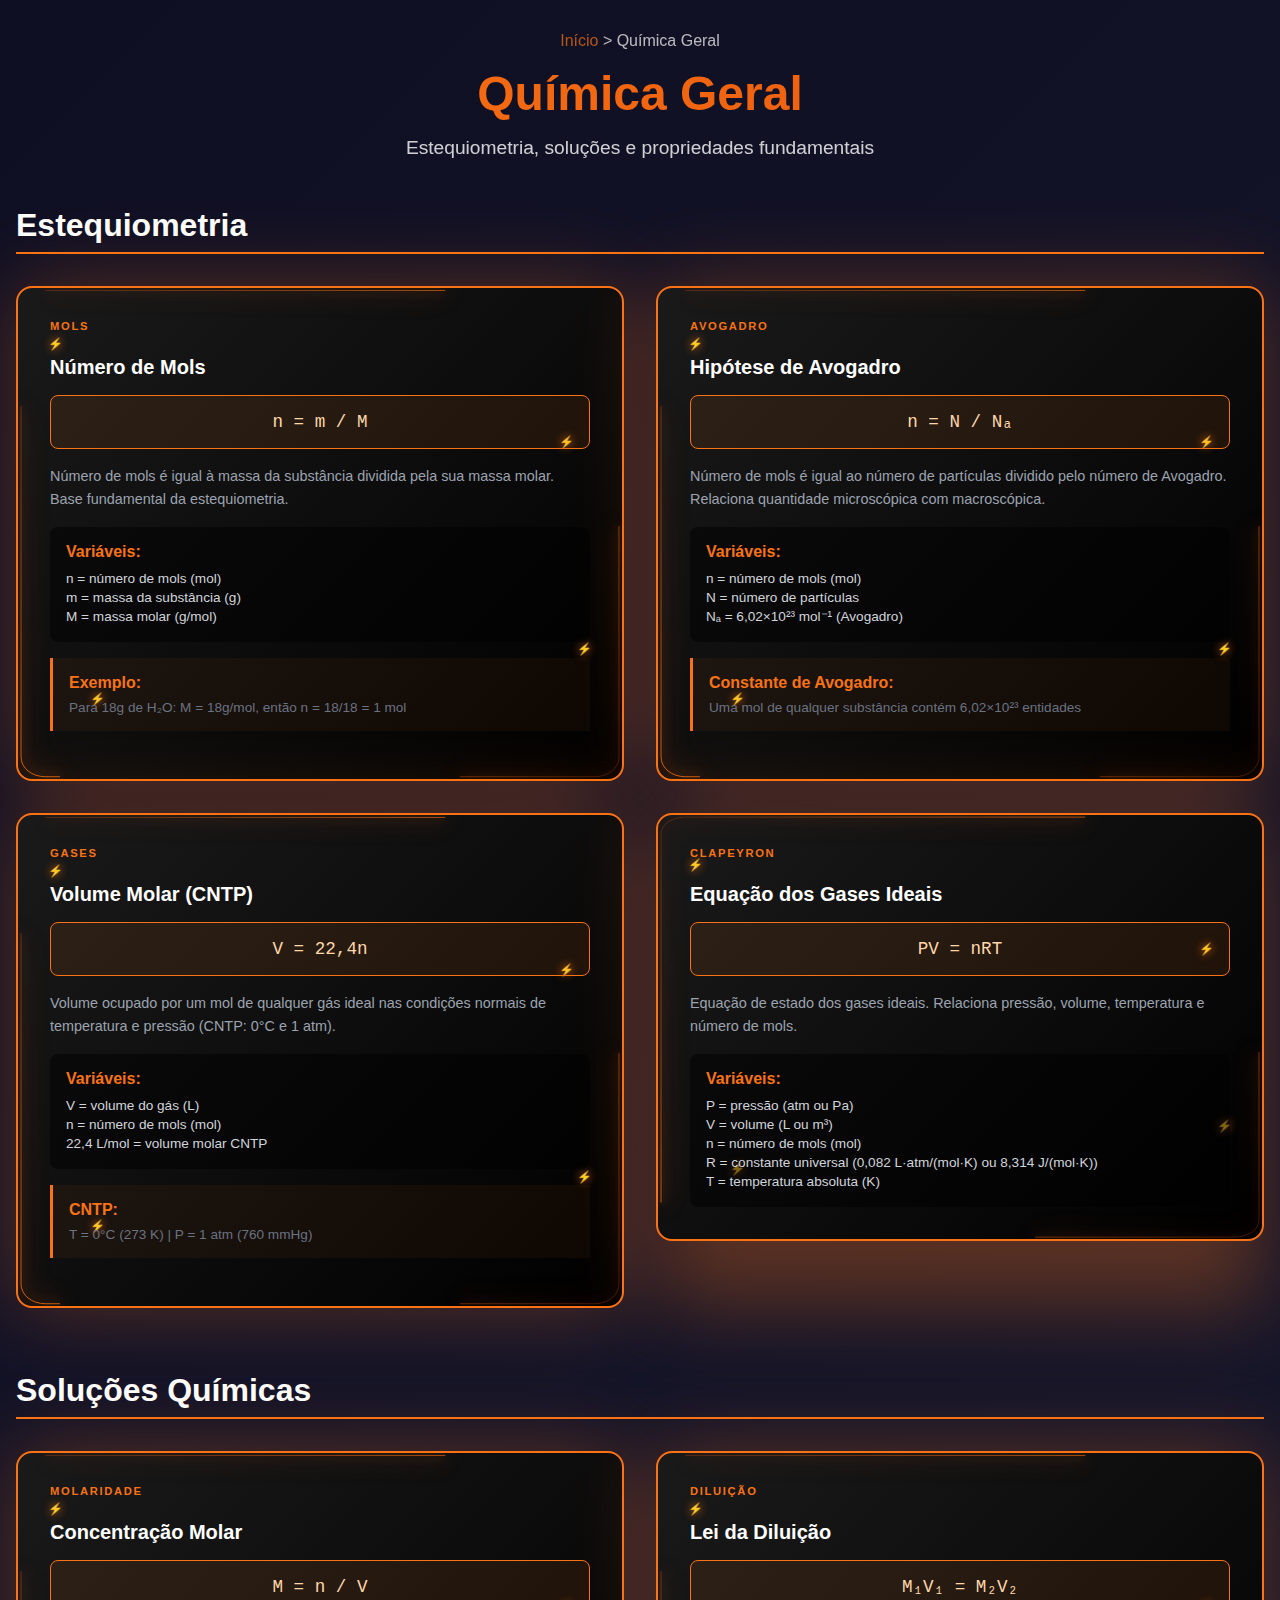
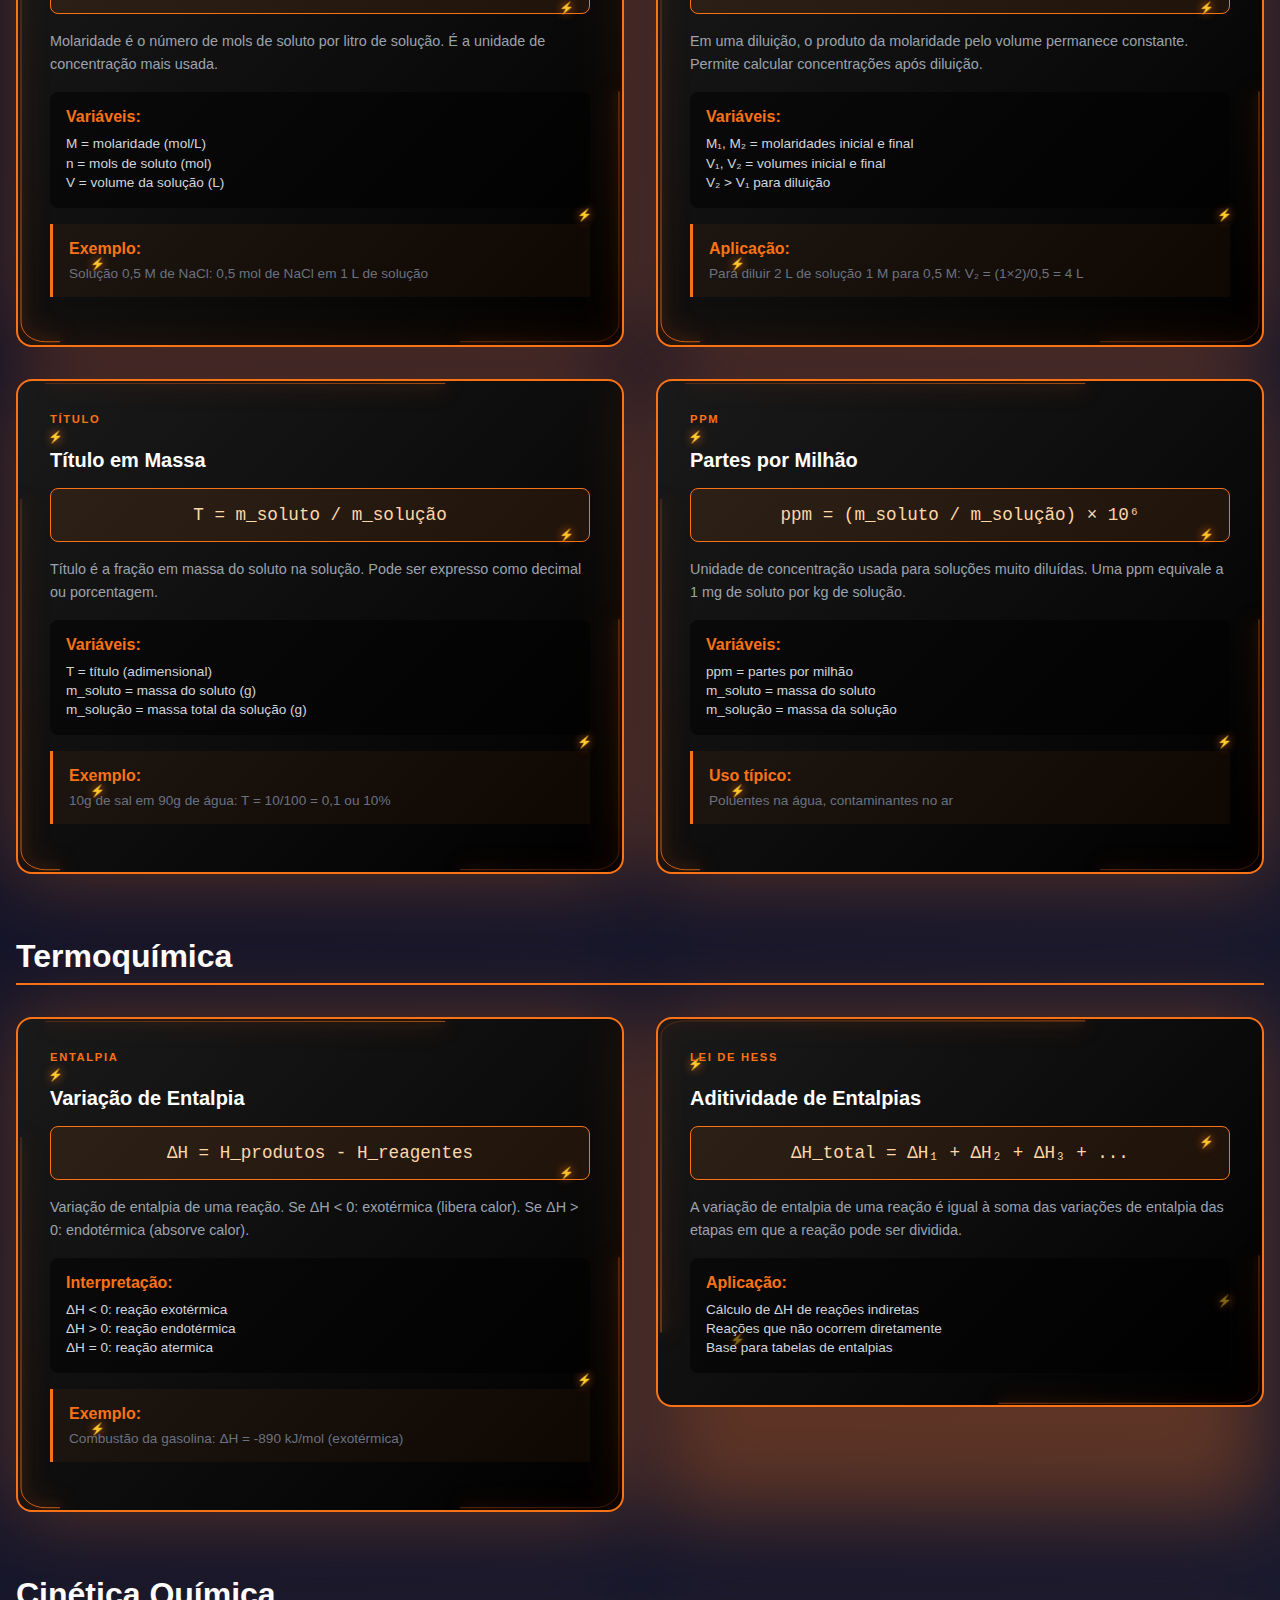
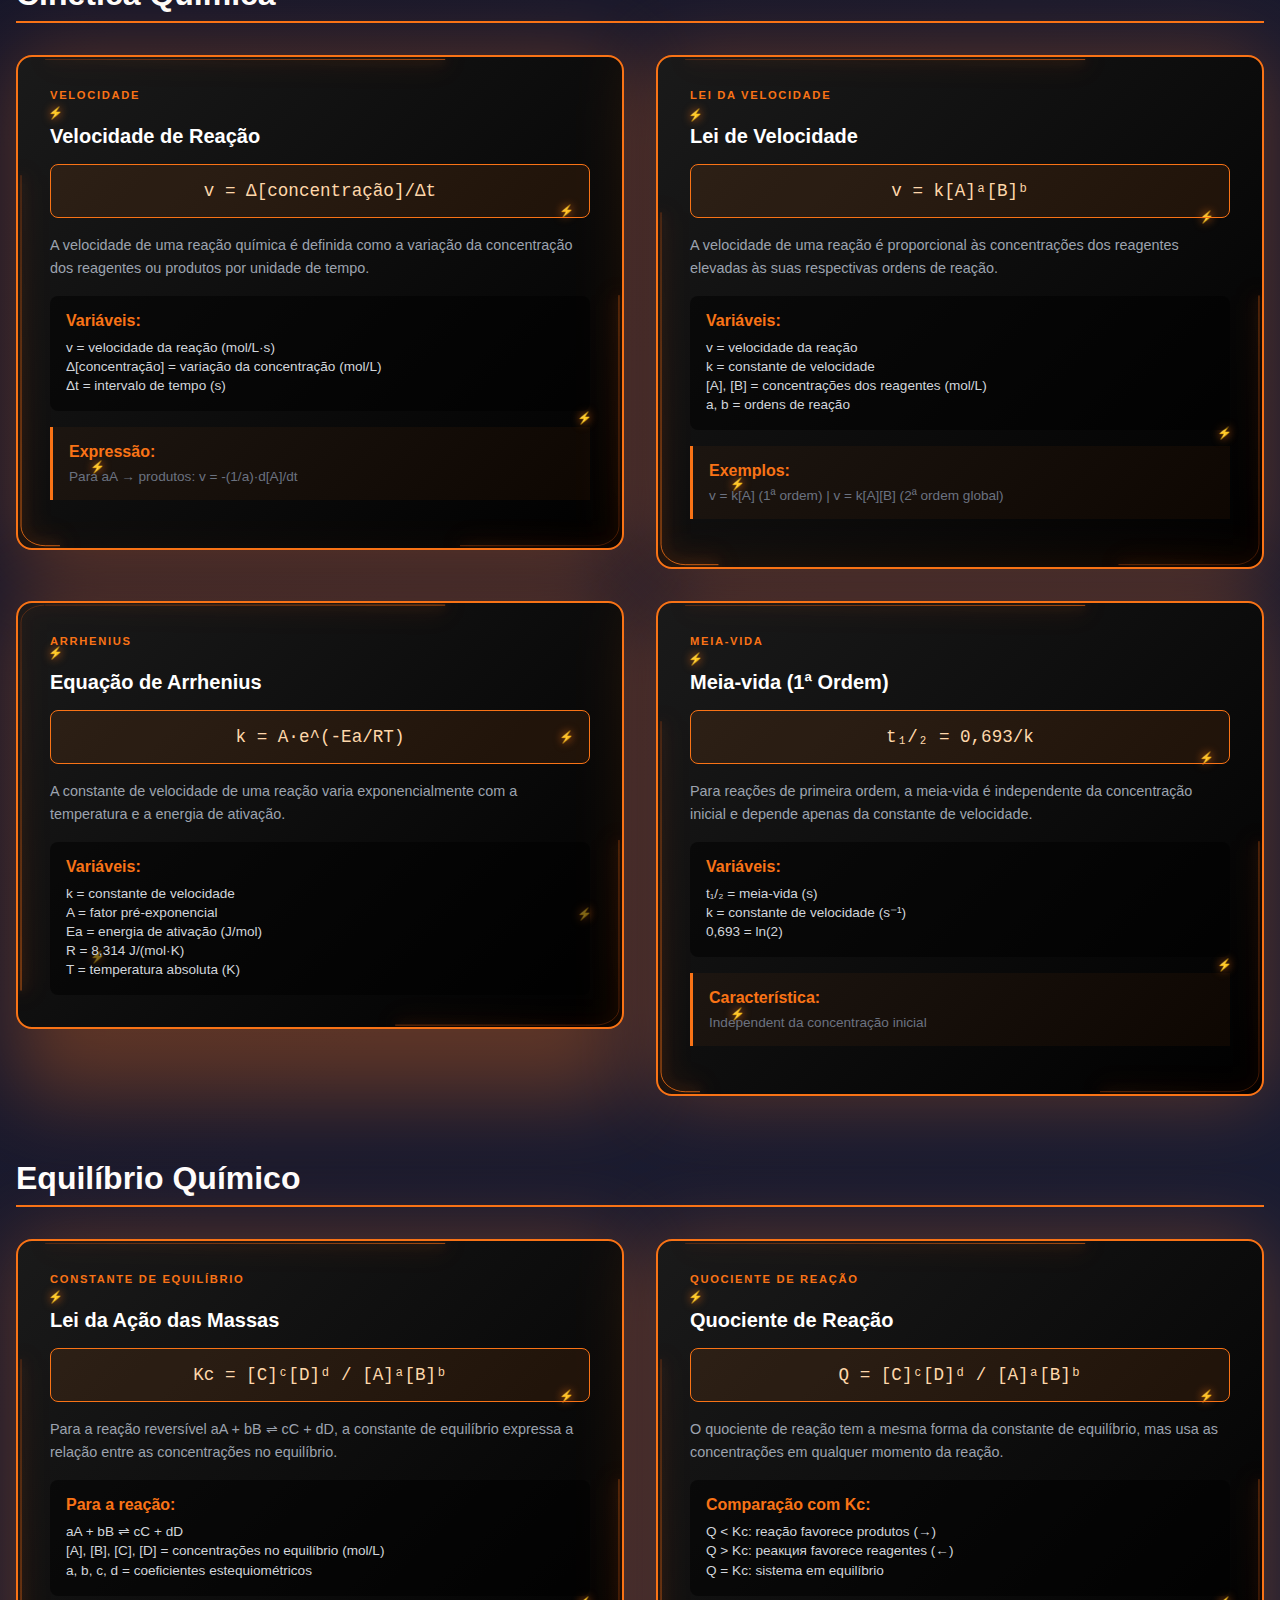
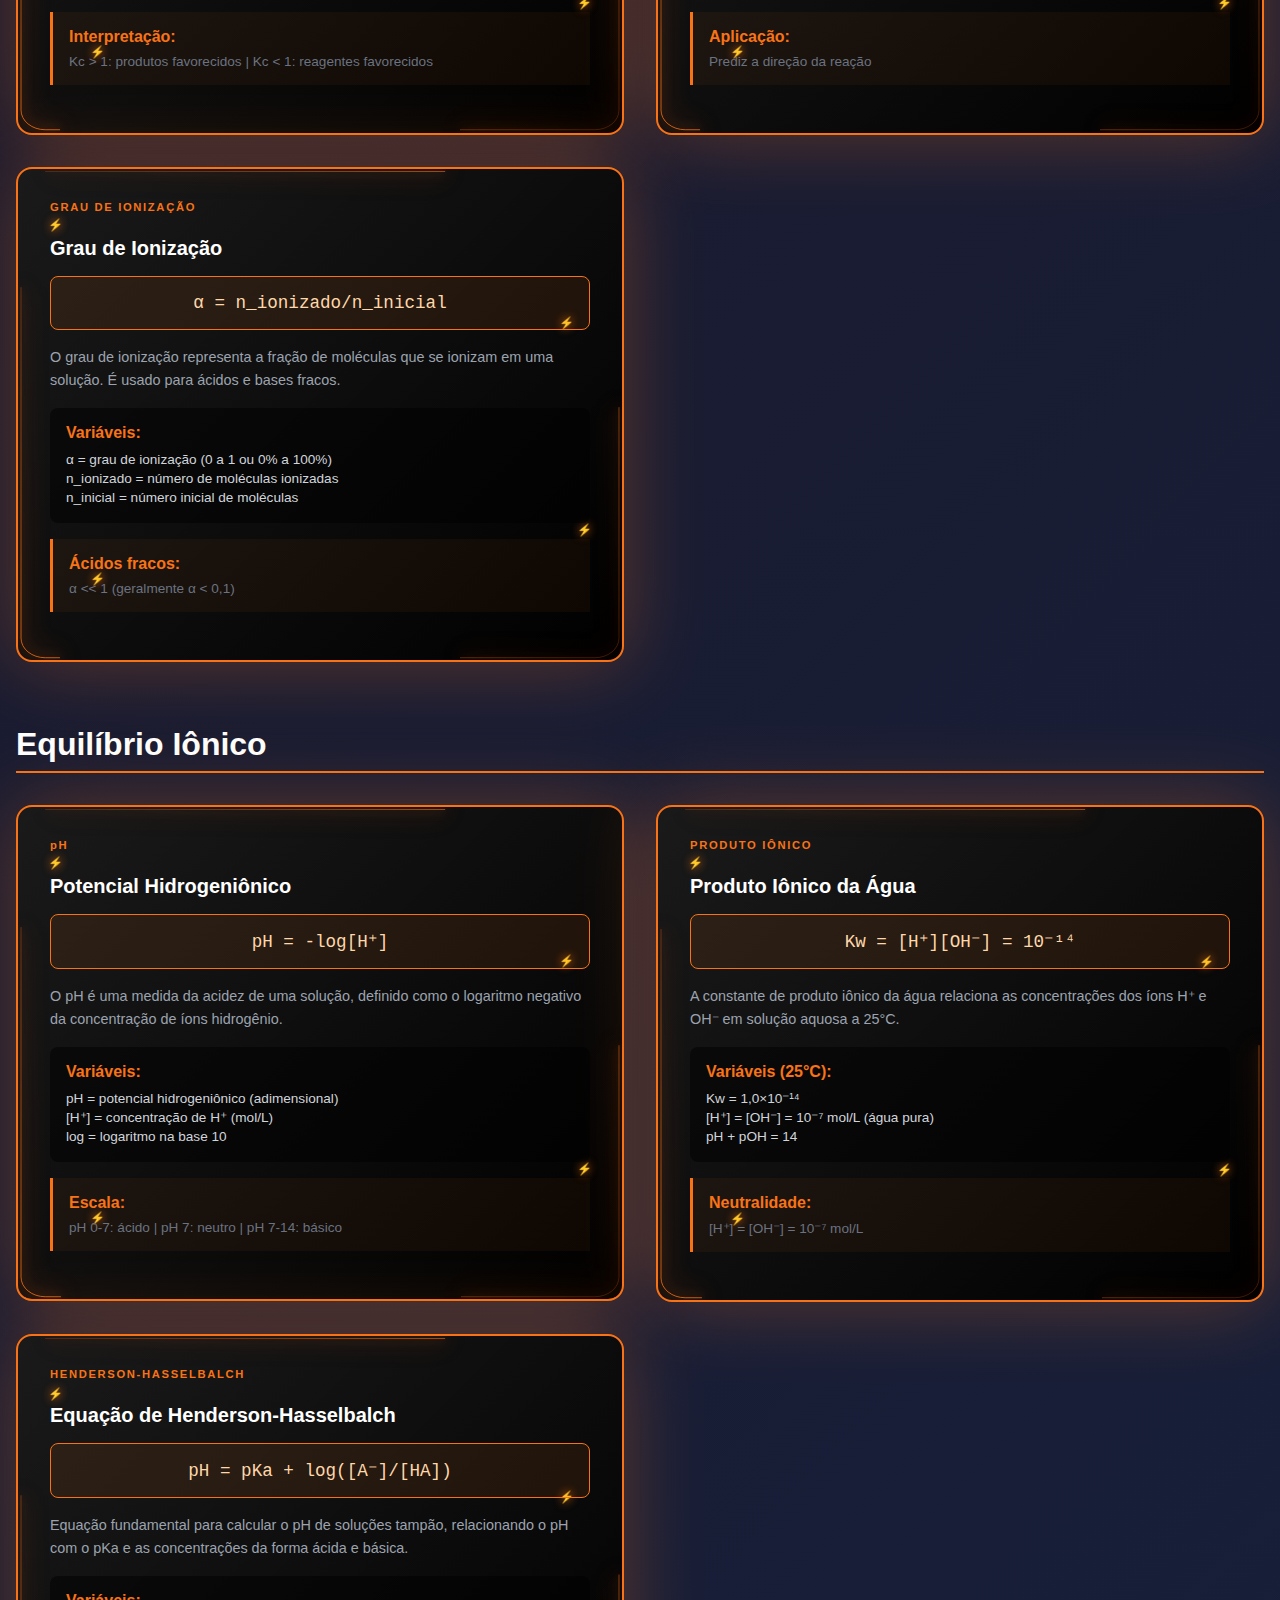
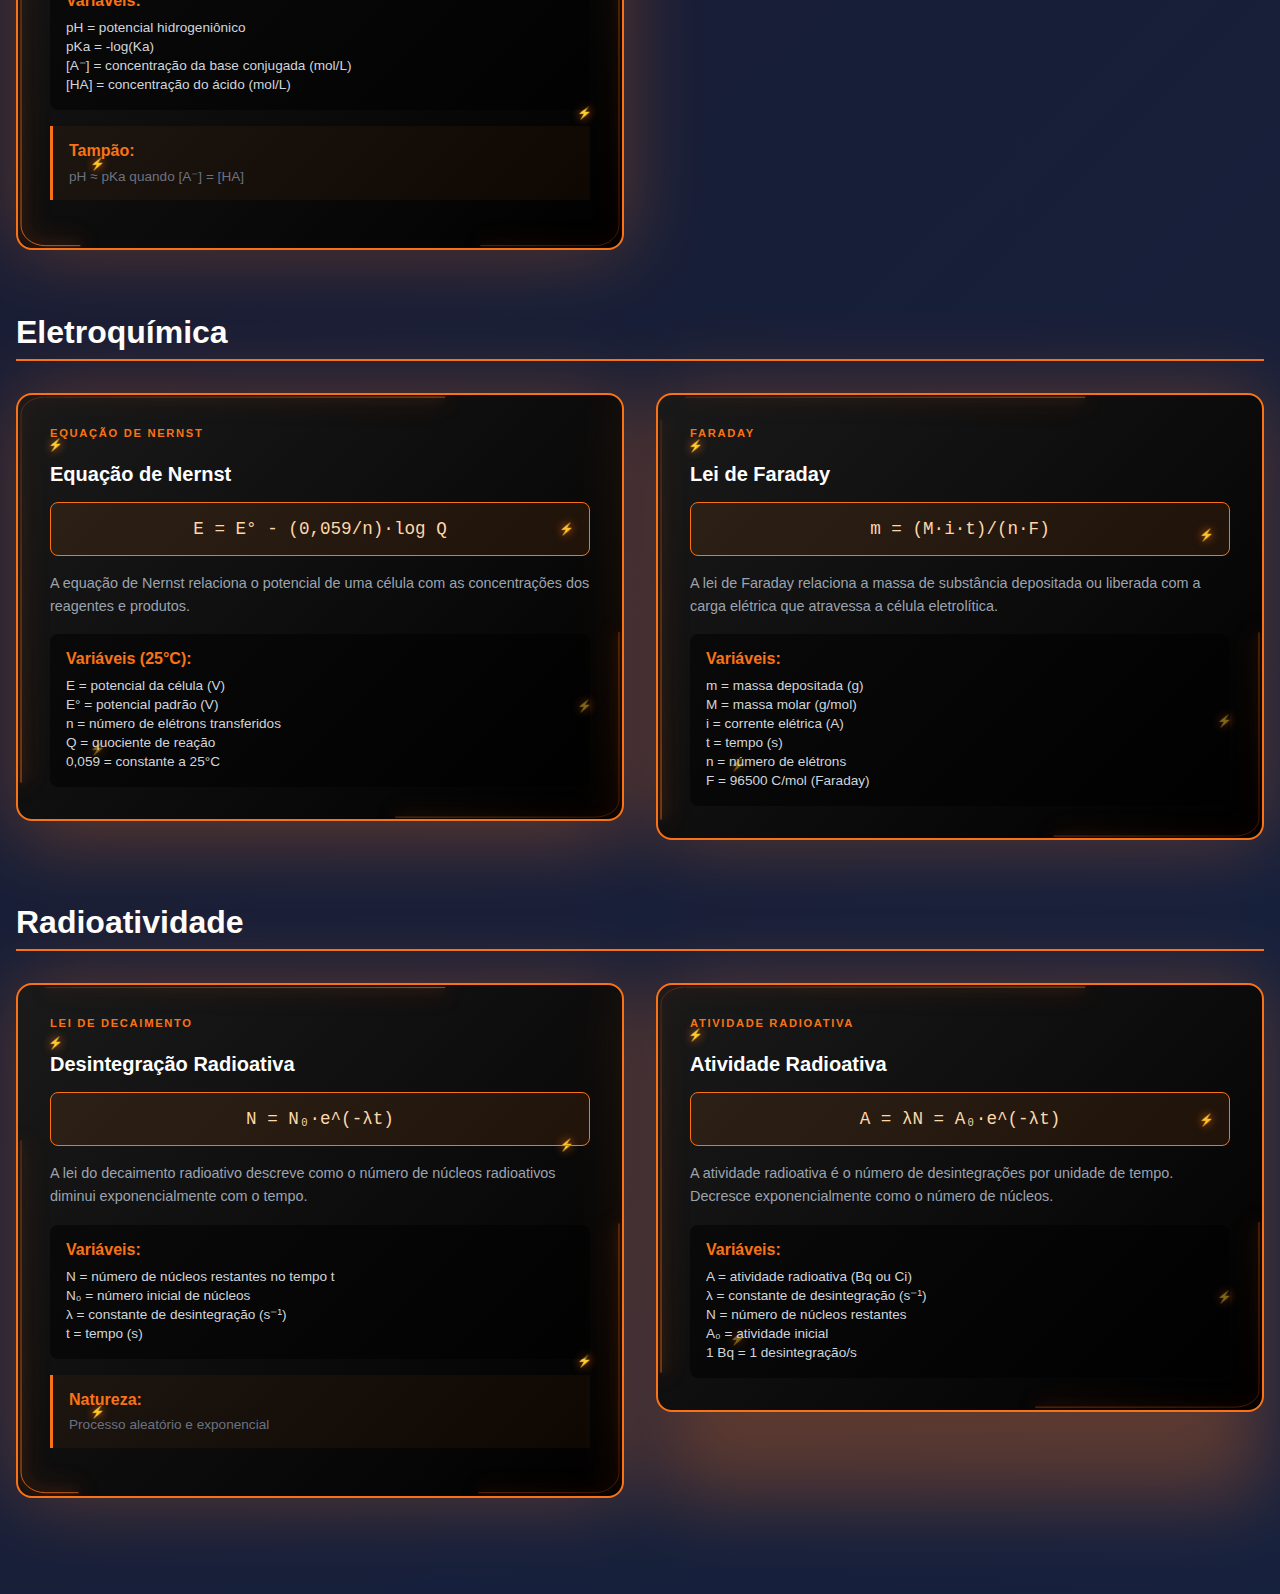
<file: pages/quimica-geral.html>
<!DOCTYPE html>
<html lang="pt-BR">
<head>
    <meta charset="UTF-8">
    <meta name="viewport" content="width=device-width, initial-scale=1.0">
    <title>Química Geral - Fórmulas Fundamentais</title>
    <style>
        * {
            margin: 0;
            padding: 0;
            box-sizing: border-box;
        }

        body {
            min-height: 100vh;
            background: linear-gradient(135deg, #0f0f23 0%, #1a1a2e 50%, #16213e 100%);
            padding: 2rem 1rem;
            font-family: 'Segoe UI', Tahoma, Geneva, Verdana, sans-serif;
        }

        .container {
            max-width: 1400px;
            margin: 0 auto;
        }

        .header {
            text-align: center;
            margin-bottom: 3rem;
            color: white;
        }

        .breadcrumb {
            margin-bottom: 1rem;
            opacity: 0.7;
        }

        .breadcrumb a {
            color: #f97316;
            text-decoration: none;
        }

        .breadcrumb a:hover {
            text-decoration: underline;
        }

        .main-title {
            font-size: 3rem;
            font-weight: bold;
            margin-bottom: 1rem;
            background: linear-gradient(45deg, #f97316, #ea580c);
            -webkit-background-clip: text;
            -webkit-text-fill-color: transparent;
            background-clip: text;
        }

        .subtitle {
            font-size: 1.2rem;
            opacity: 0.8;
            margin-bottom: 2rem;
        }

        .section {
            margin-bottom: 4rem;
        }

        .section-title {
            color: white;
            font-size: 2rem;
            margin-bottom: 2rem;
            border-bottom: 2px solid #f97316;
            padding-bottom: 0.5rem;
        }

        .grid {
            display: grid;
            grid-template-columns: repeat(auto-fit, minmax(400px, 1fr));
            gap: 2rem;
        }

        .card-wrapper {
            position: relative;
        }

        .glow {
            position: absolute;
            inset: 0;
            border-radius: 1rem;
            filter: blur(40px);
            opacity: 0.3;
            background: #f97316;
        }

        .card {
            position: relative;
            background: linear-gradient(135deg, #1a1a1a 0%, #000 100%);
            border-radius: 1rem;
            padding: 2rem;
            overflow: hidden;
            min-height: 300px;
            border: 2px solid #f97316;
        }

        .electric-border {
            position: absolute;
            inset: 0;
            width: 100%;
            height: 100%;
            pointer-events: none;
        }

        .electric-border rect {
            animation: electric-flow 4s linear infinite;
        }

        .orange-border { 
            filter: drop-shadow(0 0 6px #f97316) drop-shadow(0 0 12px #ea580c); 
        }

        .lightning-container {
            position: absolute;
            inset: 0;
            pointer-events: none;
            z-index: 5;
        }

        .lightning-bolt {
            position: absolute;
            font-size: 12px;
            color: #f97316;
            text-shadow: 0 0 10px #f97316;
            animation: lightning-flash 3s ease-in-out infinite;
        }

        .lightning-bolt:nth-child(1) { top: 10%; left: 5%; }
        .lightning-bolt:nth-child(2) { top: 30%; right: 8%; animation-delay: 0.5s; }
        .lightning-bolt:nth-child(3) { bottom: 15%; left: 12%; animation-delay: 1s; }
        .lightning-bolt:nth-child(4) { bottom: 25%; right: 5%; animation-delay: 1.5s; }

        .card-content {
            position: relative;
            z-index: 10;
        }

        .card-label {
            font-size: 0.7rem;
            letter-spacing: 0.15em;
            font-weight: 600;
            margin-bottom: 1.5rem;
            color: #f97316;
        }

        .formula-title {
            font-size: 1.25rem;
            font-weight: bold;
            color: white;
            margin-bottom: 1rem;
        }

        .formula {
            background: rgba(249, 115, 22, 0.1);
            border: 1px solid #f97316;
            border-radius: 0.5rem;
            padding: 1rem;
            margin: 1rem 0;
            font-family: 'Courier New', monospace;
            font-size: 1.1rem;
            color: #fed7aa;
            text-align: center;
        }

        .description {
            color: #9ca3af;
            font-size: 0.9rem;
            line-height: 1.6;
            margin-bottom: 1rem;
        }

        .variables {
            background: rgba(0, 0, 0, 0.5);
            border-radius: 0.5rem;
            padding: 1rem;
            margin-top: 1rem;
        }

        .variables-title {
            color: #f97316;
            font-weight: bold;
            margin-bottom: 0.5rem;
        }

        .variables-list {
            color: #d1d5db;
            font-size: 0.85rem;
            line-height: 1.4;
        }

        .example {
            background: rgba(249, 115, 22, 0.05);
            border-left: 3px solid #f97316;
            padding: 1rem;
            margin: 1rem 0;
        }

        .example-title {
            color: #f97316;
            font-weight: bold;
            margin-bottom: 0.5rem;
        }

        .example-content {
            color: #6b7280;
            font-size: 0.85rem;
        }

        @keyframes electric-flow {
            0% { stroke-dashoffset: 800; }
            100% { stroke-dashoffset: 0; }
        }

        @keyframes lightning-flash {
            0%, 100% { 
                opacity: 0;
                transform: scale(0.5) translateY(0);
            }
            10% { 
                opacity: 1;
                transform: scale(1) translateY(-3px);
            }
            20% { 
                opacity: 0.5;
                transform: scale(0.8) translateY(-2px);
            }
            30% { 
                opacity: 0;
                transform: scale(0.5) translateY(0);
            }
        }

        @media (max-width: 768px) {
            .grid {
                grid-template-columns: 1fr;
            }
            
            .main-title {
                font-size: 2rem;
            }
        }
    </style>
</head>
<body>
    <div class="container">
        <header class="header">
            <nav class="breadcrumb">
                <a href="../index.html">Início</a> > Química Geral
            </nav>
            <h1 class="main-title">Química Geral</h1>
            <p class="subtitle">Estequiometria, soluções e propriedades fundamentais</p>
        </header>

        <!-- Estequiometria -->
        <section class="section">
            <h2 class="section-title">Estequiometria</h2>
            <div class="grid">
                <div class="card-wrapper">
                    <div class="glow"></div>
                    <div class="card">
                        <svg class="electric-border orange-border" viewBox="0 0 100 100" preserveAspectRatio="none">
                            <defs>
                                <linearGradient id="orange-gradient-1" x1="0%" y1="0%" x2="100%" y2="100%">
                                    <stop offset="0%" stop-color="#ea580c" stop-opacity="0.3" />
                                    <stop offset="50%" stop-color="#f97316" stop-opacity="1" />
                                    <stop offset="100%" stop-color="#ea580c" stop-opacity="0.3" />
                                </linearGradient>
                            </defs>
                            <rect x="0.5" y="0.5" width="99" height="99" rx="4" fill="none" 
                                  stroke="url(#orange-gradient-1)" stroke-width="0.8" stroke-dasharray="400" 
                                  vector-effect="non-scaling-stroke" />
                        </svg>
                        <div class="lightning-container">
                            <div class="lightning-bolt">⚡</div>
                            <div class="lightning-bolt">⚡</div>
                            <div class="lightning-bolt">⚡</div>
                            <div class="lightning-bolt">⚡</div>
                        </div>
                        <div class="card-content">
                            <div class="card-label">MOLS</div>
                            <h3 class="formula-title">Número de Mols</h3>
                            <div class="formula">n = m / M</div>
                            <p class="description">Número de mols é igual à massa da substância dividida pela sua massa molar. Base fundamental da estequiometria.</p>
                            <div class="variables">
                                <div class="variables-title">Variáveis:</div>
                                <div class="variables-list">
                                    n = número de mols (mol)<br>
                                    m = massa da substância (g)<br>
                                    M = massa molar (g/mol)
                                </div>
                            </div>
                            <div class="example">
                                <div class="example-title">Exemplo:</div>
                                <div class="example-content">Para 18g de H₂O: M = 18g/mol, então n = 18/18 = 1 mol</div>
                            </div>
                        </div>
                    </div>
                </div>

                <div class="card-wrapper">
                    <div class="glow"></div>
                    <div class="card">
                        <svg class="electric-border orange-border" viewBox="0 0 100 100" preserveAspectRatio="none">
                            <defs>
                                <linearGradient id="orange-gradient-2" x1="0%" y1="0%" x2="100%" y2="100%">
                                    <stop offset="0%" stop-color="#ea580c" stop-opacity="0.3" />
                                    <stop offset="50%" stop-color="#f97316" stop-opacity="1" />
                                    <stop offset="100%" stop-color="#ea580c" stop-opacity="0.3" />
                                </linearGradient>
                            </defs>
                            <rect x="0.5" y="0.5" width="99" height="99" rx="4" fill="none" 
                                  stroke="url(#orange-gradient-2)" stroke-width="0.8" stroke-dasharray="400" 
                                  vector-effect="non-scaling-stroke" />
                        </svg>
                        <div class="lightning-container">
                            <div class="lightning-bolt">⚡</div>
                            <div class="lightning-bolt">⚡</div>
                            <div class="lightning-bolt">⚡</div>
                            <div class="lightning-bolt">⚡</div>
                        </div>
                        <div class="card-content">
                            <div class="card-label">AVOGADRO</div>
                            <h3 class="formula-title">Hipótese de Avogadro</h3>
                            <div class="formula">n = N / Nₐ</div>
                            <p class="description">Número de mols é igual ao número de partículas dividido pelo número de Avogadro. Relaciona quantidade microscópica com macroscópica.</p>
                            <div class="variables">
                                <div class="variables-title">Variáveis:</div>
                                <div class="variables-list">
                                    n = número de mols (mol)<br>
                                    N = número de partículas<br>
                                    Nₐ = 6,02×10²³ mol⁻¹ (Avogadro)
                                </div>
                            </div>
                            <div class="example">
                                <div class="example-title">Constante de Avogadro:</div>
                                <div class="example-content">Uma mol de qualquer substância contém 6,02×10²³ entidades</div>
                            </div>
                        </div>
                    </div>
                </div>

                <div class="card-wrapper">
                    <div class="glow"></div>
                    <div class="card">
                        <svg class="electric-border orange-border" viewBox="0 0 100 100" preserveAspectRatio="none">
                            <defs>
                                <linearGradient id="orange-gradient-3" x1="0%" y1="0%" x2="100%" y2="100%">
                                    <stop offset="0%" stop-color="#ea580c" stop-opacity="0.3" />
                                    <stop offset="50%" stop-color="#f97316" stop-opacity="1" />
                                    <stop offset="100%" stop-color="#ea580c" stop-opacity="0.3" />
                                </linearGradient>
                            </defs>
                            <rect x="0.5" y="0.5" width="99" height="99" rx="4" fill="none" 
                                  stroke="url(#orange-gradient-3)" stroke-width="0.8" stroke-dasharray="400" 
                                  vector-effect="non-scaling-stroke" />
                        </svg>
                        <div class="lightning-container">
                            <div class="lightning-bolt">⚡</div>
                            <div class="lightning-bolt">⚡</div>
                            <div class="lightning-bolt">⚡</div>
                            <div class="lightning-bolt">⚡</div>
                        </div>
                        <div class="card-content">
                            <div class="card-label">GASES</div>
                            <h3 class="formula-title">Volume Molar (CNTP)</h3>
                            <div class="formula">V = 22,4n</div>
                            <p class="description">Volume ocupado por um mol de qualquer gás ideal nas condições normais de temperatura e pressão (CNTP: 0°C e 1 atm).</p>
                            <div class="variables">
                                <div class="variables-title">Variáveis:</div>
                                <div class="variables-list">
                                    V = volume do gás (L)<br>
                                    n = número de mols (mol)<br>
                                    22,4 L/mol = volume molar CNTP
                                </div>
                            </div>
                            <div class="example">
                                <div class="example-title">CNTP:</div>
                                <div class="example-content">T = 0°C (273 K) | P = 1 atm (760 mmHg)</div>
                            </div>
                        </div>
                    </div>
                </div>

                <div class="card-wrapper">
                    <div class="glow"></div>
                    <div class="card">
                        <svg class="electric-border orange-border" viewBox="0 0 100 100" preserveAspectRatio="none">
                            <defs>
                                <linearGradient id="orange-gradient-4" x1="0%" y1="0%" x2="100%" y2="100%">
                                    <stop offset="0%" stop-color="#ea580c" stop-opacity="0.3" />
                                    <stop offset="50%" stop-color="#f97316" stop-opacity="1" />
                                    <stop offset="100%" stop-color="#ea580c" stop-opacity="0.3" />
                                </linearGradient>
                            </defs>
                            <rect x="0.5" y="0.5" width="99" height="99" rx="4" fill="none" 
                                  stroke="url(#orange-gradient-4)" stroke-width="0.8" stroke-dasharray="400" 
                                  vector-effect="non-scaling-stroke" />
                        </svg>
                        <div class="lightning-container">
                            <div class="lightning-bolt">⚡</div>
                            <div class="lightning-bolt">⚡</div>
                            <div class="lightning-bolt">⚡</div>
                            <div class="lightning-bolt">⚡</div>
                        </div>
                        <div class="card-content">
                            <div class="card-label">CLAPEYRON</div>
                            <h3 class="formula-title">Equação dos Gases Ideais</h3>
                            <div class="formula">PV = nRT</div>
                            <p class="description">Equação de estado dos gases ideais. Relaciona pressão, volume, temperatura e número de mols.</p>
                            <div class="variables">
                                <div class="variables-title">Variáveis:</div>
                                <div class="variables-list">
                                    P = pressão (atm ou Pa)<br>
                                    V = volume (L ou m³)<br>
                                    n = número de mols (mol)<br>
                                    R = constante universal (0,082 L·atm/(mol·K) ou 8,314 J/(mol·K))<br>
                                    T = temperatura absoluta (K)
                                </div>
                            </div>
                        </div>
                    </div>
                </div>
            </div>
        </section>

        <!-- Soluções -->
        <section class="section">
            <h2 class="section-title">Soluções Químicas</h2>
            <div class="grid">
                <div class="card-wrapper">
                    <div class="glow"></div>
                    <div class="card">
                        <svg class="electric-border orange-border" viewBox="0 0 100 100" preserveAspectRatio="none">
                            <defs>
                                <linearGradient id="orange-gradient-5" x1="0%" y1="0%" x2="100%" y2="100%">
                                    <stop offset="0%" stop-color="#ea580c" stop-opacity="0.3" />
                                    <stop offset="50%" stop-color="#f97316" stop-opacity="1" />
                                    <stop offset="100%" stop-color="#ea580c" stop-opacity="0.3" />
                                </linearGradient>
                            </defs>
                            <rect x="0.5" y="0.5" width="99" height="99" rx="4" fill="none" 
                                  stroke="url(#orange-gradient-5)" stroke-width="0.8" stroke-dasharray="400" 
                                  vector-effect="non-scaling-stroke" />
                        </svg>
                        <div class="lightning-container">
                            <div class="lightning-bolt">⚡</div>
                            <div class="lightning-bolt">⚡</div>
                            <div class="lightning-bolt">⚡</div>
                            <div class="lightning-bolt">⚡</div>
                        </div>
                        <div class="card-content">
                            <div class="card-label">MOLARIDADE</div>
                            <h3 class="formula-title">Concentração Molar</h3>
                            <div class="formula">M = n / V</div>
                            <p class="description">Molaridade é o número de mols de soluto por litro de solução. É a unidade de concentração mais usada.</p>
                            <div class="variables">
                                <div class="variables-title">Variáveis:</div>
                                <div class="variables-list">
                                    M = molaridade (mol/L)<br>
                                    n = mols de soluto (mol)<br>
                                    V = volume da solução (L)
                                </div>
                            </div>
                            <div class="example">
                                <div class="example-title">Exemplo:</div>
                                <div class="example-content">Solução 0,5 M de NaCl: 0,5 mol de NaCl em 1 L de solução</div>
                            </div>
                        </div>
                    </div>
                </div>

                <div class="card-wrapper">
                    <div class="glow"></div>
                    <div class="card">
                        <svg class="electric-border orange-border" viewBox="0 0 100 100" preserveAspectRatio="none">
                            <defs>
                                <linearGradient id="orange-gradient-6" x1="0%" y1="0%" x2="100%" y2="100%">
                                    <stop offset="0%" stop-color="#ea580c" stop-opacity="0.3" />
                                    <stop offset="50%" stop-color="#f97316" stop-opacity="1" />
                                    <stop offset="100%" stop-color="#ea580c" stop-opacity="0.3" />
                                </linearGradient>
                            </defs>
                            <rect x="0.5" y="0.5" width="99" height="99" rx="4" fill="none" 
                                  stroke="url(#orange-gradient-6)" stroke-width="0.8" stroke-dasharray="400" 
                                  vector-effect="non-scaling-stroke" />
                        </svg>
                        <div class="lightning-container">
                            <div class="lightning-bolt">⚡</div>
                            <div class="lightning-bolt">⚡</div>
                            <div class="lightning-bolt">⚡</div>
                            <div class="lightning-bolt">⚡</div>
                        </div>
                        <div class="card-content">
                            <div class="card-label">DILUIÇÃO</div>
                            <h3 class="formula-title">Lei da Diluição</h3>
                            <div class="formula">M₁V₁ = M₂V₂</div>
                            <p class="description">Em uma diluição, o produto da molaridade pelo volume permanece constante. Permite calcular concentrações após diluição.</p>
                            <div class="variables">
                                <div class="variables-title">Variáveis:</div>
                                <div class="variables-list">
                                    M₁, M₂ = molaridades inicial e final<br>
                                    V₁, V₂ = volumes inicial e final<br>
                                    V₂ > V₁ para diluição
                                </div>
                            </div>
                            <div class="example">
                                <div class="example-title">Aplicação:</div>
                                <div class="example-content">Para diluir 2 L de solução 1 M para 0,5 M: V₂ = (1×2)/0,5 = 4 L</div>
                            </div>
                        </div>
                    </div>
                </div>

                <div class="card-wrapper">
                    <div class="glow"></div>
                    <div class="card">
                        <svg class="electric-border orange-border" viewBox="0 0 100 100" preserveAspectRatio="none">
                            <defs>
                                <linearGradient id="orange-gradient-7" x1="0%" y1="0%" x2="100%" y2="100%">
                                    <stop offset="0%" stop-color="#ea580c" stop-opacity="0.3" />
                                    <stop offset="50%" stop-color="#f97316" stop-opacity="1" />
                                    <stop offset="100%" stop-color="#ea580c" stop-opacity="0.3" />
                                </linearGradient>
                            </defs>
                            <rect x="0.5" y="0.5" width="99" height="99" rx="4" fill="none" 
                                  stroke="url(#orange-gradient-7)" stroke-width="0.8" stroke-dasharray="400" 
                                  vector-effect="non-scaling-stroke" />
                        </svg>
                        <div class="lightning-container">
                            <div class="lightning-bolt">⚡</div>
                            <div class="lightning-bolt">⚡</div>
                            <div class="lightning-bolt">⚡</div>
                            <div class="lightning-bolt">⚡</div>
                        </div>
                        <div class="card-content">
                            <div class="card-label">TÍTULO</div>
                            <h3 class="formula-title">Título em Massa</h3>
                            <div class="formula">T = m_soluto / m_solução</div>
                            <p class="description">Título é a fração em massa do soluto na solução. Pode ser expresso como decimal ou porcentagem.</p>
                            <div class="variables">
                                <div class="variables-title">Variáveis:</div>
                                <div class="variables-list">
                                    T = título (adimensional)<br>
                                    m_soluto = massa do soluto (g)<br>
                                    m_solução = massa total da solução (g)
                                </div>
                            </div>
                            <div class="example">
                                <div class="example-title">Exemplo:</div>
                                <div class="example-content">10g de sal em 90g de água: T = 10/100 = 0,1 ou 10%</div>
                            </div>
                        </div>
                    </div>
                </div>

                <div class="card-wrapper">
                    <div class="glow"></div>
                    <div class="card">
                        <svg class="electric-border orange-border" viewBox="0 0 100 100" preserveAspectRatio="none">
                            <defs>
                                <linearGradient id="orange-gradient-8" x1="0%" y1="0%" x2="100%" y2="100%">
                                    <stop offset="0%" stop-color="#ea580c" stop-opacity="0.3" />
                                    <stop offset="50%" stop-color="#f97316" stop-opacity="1" />
                                    <stop offset="100%" stop-color="#ea580c" stop-opacity="0.3" />
                                </linearGradient>
                            </defs>
                            <rect x="0.5" y="0.5" width="99" height="99" rx="4" fill="none" 
                                  stroke="url(#orange-gradient-8)" stroke-width="0.8" stroke-dasharray="400" 
                                  vector-effect="non-scaling-stroke" />
                        </svg>
                        <div class="lightning-container">
                            <div class="lightning-bolt">⚡</div>
                            <div class="lightning-bolt">⚡</div>
                            <div class="lightning-bolt">⚡</div>
                            <div class="lightning-bolt">⚡</div>
                        </div>
                        <div class="card-content">
                            <div class="card-label">PPM</div>
                            <h3 class="formula-title">Partes por Milhão</h3>
                            <div class="formula">ppm = (m_soluto / m_solução) × 10⁶</div>
                            <p class="description">Unidade de concentração usada para soluções muito diluídas. Uma ppm equivale a 1 mg de soluto por kg de solução.</p>
                            <div class="variables">
                                <div class="variables-title">Variáveis:</div>
                                <div class="variables-list">
                                    ppm = partes por milhão<br>
                                    m_soluto = massa do soluto<br>
                                    m_solução = massa da solução
                                </div>
                            </div>
                            <div class="example">
                                <div class="example-title">Uso típico:</div>
                                <div class="example-content">Poluentes na água, contaminantes no ar</div>
                            </div>
                        </div>
                    </div>
                </div>
            </div>
        </section>

        <!-- Termoquímica -->
        <section class="section">
            <h2 class="section-title">Termoquímica</h2>
            <div class="grid">
                <div class="card-wrapper">
                    <div class="glow"></div>
                    <div class="card">
                        <svg class="electric-border orange-border" viewBox="0 0 100 100" preserveAspectRatio="none">
                            <defs>
                                <linearGradient id="orange-gradient-9" x1="0%" y1="0%" x2="100%" y2="100%">
                                    <stop offset="0%" stop-color="#ea580c" stop-opacity="0.3" />
                                    <stop offset="50%" stop-color="#f97316" stop-opacity="1" />
                                    <stop offset="100%" stop-color="#ea580c" stop-opacity="0.3" />
                                </linearGradient>
                            </defs>
                            <rect x="0.5" y="0.5" width="99" height="99" rx="4" fill="none" 
                                  stroke="url(#orange-gradient-9)" stroke-width="0.8" stroke-dasharray="400" 
                                  vector-effect="non-scaling-stroke" />
                        </svg>
                        <div class="lightning-container">
                            <div class="lightning-bolt">⚡</div>
                            <div class="lightning-bolt">⚡</div>
                            <div class="lightning-bolt">⚡</div>
                            <div class="lightning-bolt">⚡</div>
                        </div>
                        <div class="card-content">
                            <div class="card-label">ENTALPIA</div>
                            <h3 class="formula-title">Variação de Entalpia</h3>
                            <div class="formula">ΔH = H_produtos - H_reagentes</div>
                            <p class="description">Variação de entalpia de uma reação. Se ΔH < 0: exotérmica (libera calor). Se ΔH > 0: endotérmica (absorve calor).</p>
                            <div class="variables">
                                <div class="variables-title">Interpretação:</div>
                                <div class="variables-list">
                                    ΔH < 0: reação exotérmica<br>
                                    ΔH > 0: reação endotérmica<br>
                                    ΔH = 0: reação atermica
                                </div>
                            </div>
                            <div class="example">
                                <div class="example-title">Exemplo:</div>
                                <div class="example-content">Combustão da gasolina: ΔH = -890 kJ/mol (exotérmica)</div>
                            </div>
                        </div>
                    </div>
                </div>

                <div class="card-wrapper">
                    <div class="glow"></div>
                    <div class="card">
                        <svg class="electric-border orange-border" viewBox="0 0 100 100" preserveAspectRatio="none">
                            <defs>
                                <linearGradient id="orange-gradient-10" x1="0%" y1="0%" x2="100%" y2="100%">
                                    <stop offset="0%" stop-color="#ea580c" stop-opacity="0.3" />
                                    <stop offset="50%" stop-color="#f97316" stop-opacity="1" />
                                    <stop offset="100%" stop-color="#ea580c" stop-opacity="0.3" />
                                </linearGradient>
                            </defs>
                            <rect x="0.5" y="0.5" width="99" height="99" rx="4" fill="none" 
                                  stroke="url(#orange-gradient-10)" stroke-width="0.8" stroke-dasharray="400" 
                                  vector-effect="non-scaling-stroke" />
                        </svg>
                        <div class="lightning-container">
                            <div class="lightning-bolt">⚡</div>
                            <div class="lightning-bolt">⚡</div>
                            <div class="lightning-bolt">⚡</div>
                            <div class="lightning-bolt">⚡</div>
                        </div>
                        <div class="card-content">
                            <div class="card-label">LEI DE HESS</div>
                            <h3 class="formula-title">Aditividade de Entalpias</h3>
                            <div class="formula">ΔH_total = ΔH₁ + ΔH₂ + ΔH₃ + ...</div>
                            <p class="description">A variação de entalpia de uma reação é igual à soma das variações de entalpia das etapas em que a reação pode ser dividida.</p>
                            <div class="variables">
                                <div class="variables-title">Aplicação:</div>
                                <div class="variables-list">
                                    Cálculo de ΔH de reações indiretas<br>
                                    Reações que não ocorrem diretamente<br>
                                    Base para tabelas de entalpias
                                </div>
                            </div>
                        </div>
                    </div>
                </div>
            </div>
        </section>

        <!-- Cinética Química -->
        <section class="section">
            <h2 class="section-title">Cinética Química</h2>
            <div class="grid">
                <div class="card-wrapper">
                    <div class="glow"></div>
                    <div class="card">
                        <svg class="electric-border orange-border" viewBox="0 0 100 100" preserveAspectRatio="none">
                            <defs>
                                <linearGradient id="orange-gradient-11" x1="0%" y1="0%" x2="100%" y2="100%">
                                    <stop offset="0%" stop-color="#ea580c" stop-opacity="0.3" />
                                    <stop offset="50%" stop-color="#f97316" stop-opacity="1" />
                                    <stop offset="100%" stop-color="#ea580c" stop-opacity="0.3" />
                                </linearGradient>
                            </defs>
                            <rect x="0.5" y="0.5" width="99" height="99" rx="4" fill="none" 
                                  stroke="url(#orange-gradient-11)" stroke-width="0.8" stroke-dasharray="400" 
                                  vector-effect="non-scaling-stroke" />
                        </svg>
                        <div class="lightning-container">
                            <div class="lightning-bolt">⚡</div>
                            <div class="lightning-bolt">⚡</div>
                            <div class="lightning-bolt">⚡</div>
                            <div class="lightning-bolt">⚡</div>
                        </div>
                        <div class="card-content">
                            <div class="card-label">VELOCIDADE</div>
                            <h3 class="formula-title">Velocidade de Reação</h3>
                            <div class="formula">v = Δ[concentração]/Δt</div>
                            <p class="description">A velocidade de uma reação química é definida como a variação da concentração dos reagentes ou produtos por unidade de tempo.</p>
                            <div class="variables">
                                <div class="variables-title">Variáveis:</div>
                                <div class="variables-list">
                                    v = velocidade da reação (mol/L·s)<br>
                                    Δ[concentração] = variação da concentração (mol/L)<br>
                                    Δt = intervalo de tempo (s)
                                </div>
                            </div>
                            <div class="example">
                                <div class="example-title">Expressão:</div>
                                <div class="example-content">Para aA → produtos: v = -(1/a)·d[A]/dt</div>
                            </div>
                        </div>
                    </div>
                </div>

                <div class="card-wrapper">
                    <div class="glow"></div>
                    <div class="card">
                        <svg class="electric-border orange-border" viewBox="0 0 100 100" preserveAspectRatio="none">
                            <defs>
                                <linearGradient id="orange-gradient-12" x1="0%" y1="0%" x2="100%" y2="100%">
                                    <stop offset="0%" stop-color="#ea580c" stop-opacity="0.3" />
                                    <stop offset="50%" stop-color="#f97316" stop-opacity="1" />
                                    <stop offset="100%" stop-color="#ea580c" stop-opacity="0.3" />
                                </linearGradient>
                            </defs>
                            <rect x="0.5" y="0.5" width="99" height="99" rx="4" fill="none" 
                                  stroke="url(#orange-gradient-12)" stroke-width="0.8" stroke-dasharray="400" 
                                  vector-effect="non-scaling-stroke" />
                        </svg>
                        <div class="lightning-container">
                            <div class="lightning-bolt">⚡</div>
                            <div class="lightning-bolt">⚡</div>
                            <div class="lightning-bolt">⚡</div>
                            <div class="lightning-bolt">⚡</div>
                        </div>
                        <div class="card-content">
                            <div class="card-label">LEI DA VELOCIDADE</div>
                            <h3 class="formula-title">Lei de Velocidade</h3>
                            <div class="formula">v = k[A]ᵃ[B]ᵇ</div>
                            <p class="description">A velocidade de uma reação é proporcional às concentrações dos reagentes elevadas às suas respectivas ordens de reação.</p>
                            <div class="variables">
                                <div class="variables-title">Variáveis:</div>
                                <div class="variables-list">
                                    v = velocidade da reação<br>
                                    k = constante de velocidade<br>
                                    [A], [B] = concentrações dos reagentes (mol/L)<br>
                                    a, b = ordens de reação
                                </div>
                            </div>
                            <div class="example">
                                <div class="example-title">Exemplos:</div>
                                <div class="example-content">v = k[A] (1ª ordem) | v = k[A][B] (2ª ordem global)</div>
                            </div>
                        </div>
                    </div>
                </div>

                <div class="card-wrapper">
                    <div class="glow"></div>
                    <div class="card">
                        <svg class="electric-border orange-border" viewBox="0 0 100 100" preserveAspectRatio="none">
                            <defs>
                                <linearGradient id="orange-gradient-13" x1="0%" y1="0%" x2="100%" y2="100%">
                                    <stop offset="0%" stop-color="#ea580c" stop-opacity="0.3" />
                                    <stop offset="50%" stop-color="#f97316" stop-opacity="1" />
                                    <stop offset="100%" stop-color="#ea580c" stop-opacity="0.3" />
                                </linearGradient>
                            </defs>
                            <rect x="0.5" y="0.5" width="99" height="99" rx="4" fill="none" 
                                  stroke="url(#orange-gradient-13)" stroke-width="0.8" stroke-dasharray="400" 
                                  vector-effect="non-scaling-stroke" />
                        </svg>
                        <div class="lightning-container">
                            <div class="lightning-bolt">⚡</div>
                            <div class="lightning-bolt">⚡</div>
                            <div class="lightning-bolt">⚡</div>
                            <div class="lightning-bolt">⚡</div>
                        </div>
                        <div class="card-content">
                            <div class="card-label">ARRHENIUS</div>
                            <h3 class="formula-title">Equação de Arrhenius</h3>
                            <div class="formula">k = A·e^(-Ea/RT)</div>
                            <p class="description">A constante de velocidade de uma reação varia exponencialmente com a temperatura e a energia de ativação.</p>
                            <div class="variables">
                                <div class="variables-title">Variáveis:</div>
                                <div class="variables-list">
                                    k = constante de velocidade<br>
                                    A = fator pré-exponencial<br>
                                    Ea = energia de ativação (J/mol)<br>
                                    R = 8,314 J/(mol·K)<br>
                                    T = temperatura absoluta (K)
                                </div>
                            </div>
                        </div>
                    </div>
                </div>

                <div class="card-wrapper">
                    <div class="glow"></div>
                    <div class="card">
                        <svg class="electric-border orange-border" viewBox="0 0 100 100" preserveAspectRatio="none">
                            <defs>
                                <linearGradient id="orange-gradient-14" x1="0%" y1="0%" x2="100%" y2="100%">
                                    <stop offset="0%" stop-color="#ea580c" stop-opacity="0.3" />
                                    <stop offset="50%" stop-color="#f97316" stop-opacity="1" />
                                    <stop offset="100%" stop-color="#ea580c" stop-opacity="0.3" />
                                </linearGradient>
                            </defs>
                            <rect x="0.5" y="0.5" width="99" height="99" rx="4" fill="none" 
                                  stroke="url(#orange-gradient-14)" stroke-width="0.8" stroke-dasharray="400" 
                                  vector-effect="non-scaling-stroke" />
                        </svg>
                        <div class="lightning-container">
                            <div class="lightning-bolt">⚡</div>
                            <div class="lightning-bolt">⚡</div>
                            <div class="lightning-bolt">⚡</div>
                            <div class="lightning-bolt">⚡</div>
                        </div>
                        <div class="card-content">
                            <div class="card-label">MEIA-VIDA</div>
                            <h3 class="formula-title">Meia-vida (1ª Ordem)</h3>
                            <div class="formula">t₁/₂ = 0,693/k</div>
                            <p class="description">Para reações de primeira ordem, a meia-vida é independente da concentração inicial e depende apenas da constante de velocidade.</p>
                            <div class="variables">
                                <div class="variables-title">Variáveis:</div>
                                <div class="variables-list">
                                    t₁/₂ = meia-vida (s)<br>
                                    k = constante de velocidade (s⁻¹)<br>
                                    0,693 = ln(2)
                                </div>
                            </div>
                            <div class="example">
                                <div class="example-title">Característica:</div>
                                <div class="example-content">Independent da concentração inicial</div>
                            </div>
                        </div>
                    </div>
                </div>
            </div>
        </section>

        <!-- Equilíbrio Químico -->
        <section class="section">
            <h2 class="section-title">Equilíbrio Químico</h2>
            <div class="grid">
                <div class="card-wrapper">
                    <div class="glow"></div>
                    <div class="card">
                        <svg class="electric-border orange-border" viewBox="0 0 100 100" preserveAspectRatio="none">
                            <defs>
                                <linearGradient id="orange-gradient-15" x1="0%" y1="0%" x2="100%" y2="100%">
                                    <stop offset="0%" stop-color="#ea580c" stop-opacity="0.3" />
                                    <stop offset="50%" stop-color="#f97316" stop-opacity="1" />
                                    <stop offset="100%" stop-color="#ea580c" stop-opacity="0.3" />
                                </linearGradient>
                            </defs>
                            <rect x="0.5" y="0.5" width="99" height="99" rx="4" fill="none" 
                                  stroke="url(#orange-gradient-15)" stroke-width="0.8" stroke-dasharray="400" 
                                  vector-effect="non-scaling-stroke" />
                        </svg>
                        <div class="lightning-container">
                            <div class="lightning-bolt">⚡</div>
                            <div class="lightning-bolt">⚡</div>
                            <div class="lightning-bolt">⚡</div>
                            <div class="lightning-bolt">⚡</div>
                        </div>
                        <div class="card-content">
                            <div class="card-label">CONSTANTE DE EQUILÍBRIO</div>
                            <h3 class="formula-title">Lei da Ação das Massas</h3>
                            <div class="formula">Kc = [C]ᶜ[D]ᵈ / [A]ᵃ[B]ᵇ</div>
                            <p class="description">Para a reação reversível aA + bB ⇌ cC + dD, a constante de equilíbrio expressa a relação entre as concentrações no equilíbrio.</p>
                            <div class="variables">
                                <div class="variables-title">Para a reação:</div>
                                <div class="variables-list">
                                    aA + bB ⇌ cC + dD<br>
                                    [A], [B], [C], [D] = concentrações no equilíbrio (mol/L)<br>
                                    a, b, c, d = coeficientes estequiométricos
                                </div>
                            </div>
                            <div class="example">
                                <div class="example-title">Interpretação:</div>
                                <div class="example-content">Kc > 1: produtos favorecidos | Kc < 1: reagentes favorecidos</div>
                            </div>
                        </div>
                    </div>
                </div>

                <div class="card-wrapper">
                    <div class="glow"></div>
                    <div class="card">
                        <svg class="electric-border orange-border" viewBox="0 0 100 100" preserveAspectRatio="none">
                            <defs>
                                <linearGradient id="orange-gradient-16" x1="0%" y1="0%" x2="100%" y2="100%">
                                    <stop offset="0%" stop-color="#ea580c" stop-opacity="0.3" />
                                    <stop offset="50%" stop-color="#f97316" stop-opacity="1" />
                                    <stop offset="100%" stop-color="#ea580c" stop-opacity="0.3" />
                                </linearGradient>
                            </defs>
                            <rect x="0.5" y="0.5" width="99" height="99" rx="4" fill="none" 
                                  stroke="url(#orange-gradient-16)" stroke-width="0.8" stroke-dasharray="400" 
                                  vector-effect="non-scaling-stroke" />
                        </svg>
                        <div class="lightning-container">
                            <div class="lightning-bolt">⚡</div>
                            <div class="lightning-bolt">⚡</div>
                            <div class="lightning-bolt">⚡</div>
                            <div class="lightning-bolt">⚡</div>
                        </div>
                        <div class="card-content">
                            <div class="card-label">QUOCIENTE DE REAÇÃO</div>
                            <h3 class="formula-title">Quociente de Reação</h3>
                            <div class="formula">Q = [C]ᶜ[D]ᵈ / [A]ᵃ[B]ᵇ</div>
                            <p class="description">O quociente de reação tem a mesma forma da constante de equilíbrio, mas usa as concentrações em qualquer momento da reação.</p>
                            <div class="variables">
                                <div class="variables-title">Comparação com Kc:</div>
                                <div class="variables-list">
                                    Q < Kc: reação favorece produtos (→)<br>
                                    Q > Kc: реакция favorece reagentes (←)<br>
                                    Q = Kc: sistema em equilíbrio
                                </div>
                            </div>
                            <div class="example">
                                <div class="example-title">Aplicação:</div>
                                <div class="example-content">Prediz a direção da reação</div>
                            </div>
                        </div>
                    </div>
                </div>

                <div class="card-wrapper">
                    <div class="glow"></div>
                    <div class="card">
                        <svg class="electric-border orange-border" viewBox="0 0 100 100" preserveAspectRatio="none">
                            <defs>
                                <linearGradient id="orange-gradient-17" x1="0%" y1="0%" x2="100%" y2="100%">
                                    <stop offset="0%" stop-color="#ea580c" stop-opacity="0.3" />
                                    <stop offset="50%" stop-color="#f97316" stop-opacity="1" />
                                    <stop offset="100%" stop-color="#ea580c" stop-opacity="0.3" />
                                </linearGradient>
                            </defs>
                            <rect x="0.5" y="0.5" width="99" height="99" rx="4" fill="none" 
                                  stroke="url(#orange-gradient-17)" stroke-width="0.8" stroke-dasharray="400" 
                                  vector-effect="non-scaling-stroke" />
                        </svg>
                        <div class="lightning-container">
                            <div class="lightning-bolt">⚡</div>
                            <div class="lightning-bolt">⚡</div>
                            <div class="lightning-bolt">⚡</div>
                            <div class="lightning-bolt">⚡</div>
                        </div>
                        <div class="card-content">
                            <div class="card-label">GRAU DE IONIZAÇÃO</div>
                            <h3 class="formula-title">Grau de Ionização</h3>
                            <div class="formula">α = n_ionizado/n_inicial</div>
                            <p class="description">O grau de ionização representa a fração de moléculas que se ionizam em uma solução. É usado para ácidos e bases fracos.</p>
                            <div class="variables">
                                <div class="variables-title">Variáveis:</div>
                                <div class="variables-list">
                                    α = grau de ionização (0 a 1 ou 0% a 100%)<br>
                                    n_ionizado = número de moléculas ionizadas<br>
                                    n_inicial = número inicial de moléculas
                                </div>
                            </div>
                            <div class="example">
                                <div class="example-title">Ácidos fracos:</div>
                                <div class="example-content">α << 1 (geralmente α < 0,1)</div>
                            </div>
                        </div>
                    </div>
                </div>
            </div>
        </section>

        <!-- Equilíbrio Iônico -->
        <section class="section">
            <h2 class="section-title">Equilíbrio Iônico</h2>
            <div class="grid">
                <div class="card-wrapper">
                    <div class="glow"></div>
                    <div class="card">
                        <svg class="electric-border orange-border" viewBox="0 0 100 100" preserveAspectRatio="none">
                            <defs>
                                <linearGradient id="orange-gradient-18" x1="0%" y1="0%" x2="100%" y2="100%">
                                    <stop offset="0%" stop-color="#ea580c" stop-opacity="0.3" />
                                    <stop offset="50%" stop-color="#f97316" stop-opacity="1" />
                                    <stop offset="100%" stop-color="#ea580c" stop-opacity="0.3" />
                                </linearGradient>
                            </defs>
                            <rect x="0.5" y="0.5" width="99" height="99" rx="4" fill="none" 
                                  stroke="url(#orange-gradient-18)" stroke-width="0.8" stroke-dasharray="400" 
                                  vector-effect="non-scaling-stroke" />
                        </svg>
                        <div class="lightning-container">
                            <div class="lightning-bolt">⚡</div>
                            <div class="lightning-bolt">⚡</div>
                            <div class="lightning-bolt">⚡</div>
                            <div class="lightning-bolt">⚡</div>
                        </div>
                        <div class="card-content">
                            <div class="card-label">pH</div>
                            <h3 class="formula-title">Potencial Hidrogeniônico</h3>
                            <div class="formula">pH = -log[H⁺]</div>
                            <p class="description">O pH é uma medida da acidez de uma solução, definido como o logaritmo negativo da concentração de íons hidrogênio.</p>
                            <div class="variables">
                                <div class="variables-title">Variáveis:</div>
                                <div class="variables-list">
                                    pH = potencial hidrogeniônico (adimensional)<br>
                                    [H⁺] = concentração de H⁺ (mol/L)<br>
                                    log = logaritmo na base 10
                                </div>
                            </div>
                            <div class="example">
                                <div class="example-title">Escala:</div>
                                <div class="example-content">pH 0-7: ácido | pH 7: neutro | pH 7-14: básico</div>
                            </div>
                        </div>
                    </div>
                </div>

                <div class="card-wrapper">
                    <div class="glow"></div>
                    <div class="card">
                        <svg class="electric-border orange-border" viewBox="0 0 100 100" preserveAspectRatio="none">
                            <defs>
                                <linearGradient id="orange-gradient-19" x1="0%" y1="0%" x2="100%" y2="100%">
                                    <stop offset="0%" stop-color="#ea580c" stop-opacity="0.3" />
                                    <stop offset="50%" stop-color="#f97316" stop-opacity="1" />
                                    <stop offset="100%" stop-color="#ea580c" stop-opacity="0.3" />
                                </linearGradient>
                            </defs>
                            <rect x="0.5" y="0.5" width="99" height="99" rx="4" fill="none" 
                                  stroke="url(#orange-gradient-19)" stroke-width="0.8" stroke-dasharray="400" 
                                  vector-effect="non-scaling-stroke" />
                        </svg>
                        <div class="lightning-container">
                            <div class="lightning-bolt">⚡</div>
                            <div class="lightning-bolt">⚡</div>
                            <div class="lightning-bolt">⚡</div>
                            <div class="lightning-bolt">⚡</div>
                        </div>
                        <div class="card-content">
                            <div class="card-label">PRODUTO IÔNICO</div>
                            <h3 class="formula-title">Produto Iônico da Água</h3>
                            <div class="formula">Kw = [H⁺][OH⁻] = 10⁻¹⁴</div>
                            <p class="description">A constante de produto iônico da água relaciona as concentrações dos íons H⁺ e OH⁻ em solução aquosa a 25°C.</p>
                            <div class="variables">
                                <div class="variables-title">Variáveis (25°C):</div>
                                <div class="variables-list">
                                    Kw = 1,0×10⁻¹⁴<br>
                                    [H⁺] = [OH⁻] = 10⁻⁷ mol/L (água pura)<br>
                                    pH + pOH = 14
                                </div>
                            </div>
                            <div class="example">
                                <div class="example-title">Neutralidade:</div>
                                <div class="example-content">[H⁺] = [OH⁻] = 10⁻⁷ mol/L</div>
                            </div>
                        </div>
                    </div>
                </div>

                <div class="card-wrapper">
                    <div class="glow"></div>
                    <div class="card">
                        <svg class="electric-border orange-border" viewBox="0 0 100 100" preserveAspectRatio="none">
                            <defs>
                                <linearGradient id="orange-gradient-20" x1="0%" y1="0%" x2="100%" y2="100%">
                                    <stop offset="0%" stop-color="#ea580c" stop-opacity="0.3" />
                                    <stop offset="50%" stop-color="#f97316" stop-opacity="1" />
                                    <stop offset="100%" stop-color="#ea580c" stop-opacity="0.3" />
                                </linearGradient>
                            </defs>
                            <rect x="0.5" y="0.5" width="99" height="99" rx="4" fill="none" 
                                  stroke="url(#orange-gradient-20)" stroke-width="0.8" stroke-dasharray="400" 
                                  vector-effect="non-scaling-stroke" />
                        </svg>
                        <div class="lightning-container">
                            <div class="lightning-bolt">⚡</div>
                            <div class="lightning-bolt">⚡</div>
                            <div class="lightning-bolt">⚡</div>
                            <div class="lightning-bolt">⚡</div>
                        </div>
                        <div class="card-content">
                            <div class="card-label">HENDERSON-HASSELBALCH</div>
                            <h3 class="formula-title">Equação de Henderson-Hasselbalch</h3>
                            <div class="formula">pH = pKa + log([A⁻]/[HA])</div>
                            <p class="description">Equação fundamental para calcular o pH de soluções tampão, relacionando o pH com o pKa e as concentrações da forma ácida e básica.</p>
                            <div class="variables">
                                <div class="variables-title">Variáveis:</div>
                                <div class="variables-list">
                                    pH = potencial hidrogeniônico<br>
                                    pKa = -log(Ka)<br>
                                    [A⁻] = concentração da base conjugada (mol/L)<br>
                                    [HA] = concentração do ácido (mol/L)
                                </div>
                            </div>
                            <div class="example">
                                <div class="example-title">Tampão:</div>
                                <div class="example-content">pH ≈ pKa quando [A⁻] = [HA]</div>
                            </div>
                        </div>
                    </div>
                </div>
            </div>
        </section>

        <!-- Eletroquímica -->
        <section class="section">
            <h2 class="section-title">Eletroquímica</h2>
            <div class="grid">
                <div class="card-wrapper">
                    <div class="glow"></div>
                    <div class="card">
                        <svg class="electric-border orange-border" viewBox="0 0 100 100" preserveAspectRatio="none">
                            <defs>
                                <linearGradient id="orange-gradient-21" x1="0%" y1="0%" x2="100%" y2="100%">
                                    <stop offset="0%" stop-color="#ea580c" stop-opacity="0.3" />
                                    <stop offset="50%" stop-color="#f97316" stop-opacity="1" />
                                    <stop offset="100%" stop-color="#ea580c" stop-opacity="0.3" />
                                </linearGradient>
                            </defs>
                            <rect x="0.5" y="0.5" width="99" height="99" rx="4" fill="none" 
                                  stroke="url(#orange-gradient-21)" stroke-width="0.8" stroke-dasharray="400" 
                                  vector-effect="non-scaling-stroke" />
                        </svg>
                        <div class="lightning-container">
                            <div class="lightning-bolt">⚡</div>
                            <div class="lightning-bolt">⚡</div>
                            <div class="lightning-bolt">⚡</div>
                            <div class="lightning-bolt">⚡</div>
                        </div>
                        <div class="card-content">
                            <div class="card-label">EQUAÇÃO DE NERNST</div>
                            <h3 class="formula-title">Equação de Nernst</h3>
                            <div class="formula">E = E° - (0,059/n)·log Q</div>
                            <p class="description">A equação de Nernst relaciona o potencial de uma célula com as concentrações dos reagentes e produtos.</p>
                            <div class="variables">
                                <div class="variables-title">Variáveis (25°C):</div>
                                <div class="variables-list">
                                    E = potencial da célula (V)<br>
                                    E° = potencial padrão (V)<br>
                                    n = número de elétrons transferidos<br>
                                    Q = quociente de reação<br>
                                    0,059 = constante a 25°C
                                </div>
                            </div>
                        </div>
                    </div>
                </div>

                <div class="card-wrapper">
                    <div class="glow"></div>
                    <div class="card">
                        <svg class="electric-border orange-border" viewBox="0 0 100 100" preserveAspectRatio="none">
                            <defs>
                                <linearGradient id="orange-gradient-22" x1="0%" y1="0%" x2="100%" y2="100%">
                                    <stop offset="0%" stop-color="#ea580c" stop-opacity="0.3" />
                                    <stop offset="50%" stop-color="#f97316" stop-opacity="1" />
                                    <stop offset="100%" stop-color="#ea580c" stop-opacity="0.3" />
                                </linearGradient>
                            </defs>
                            <rect x="0.5" y="0.5" width="99" height="99" rx="4" fill="none" 
                                  stroke="url(#orange-gradient-22)" stroke-width="0.8" stroke-dasharray="400" 
                                  vector-effect="non-scaling-stroke" />
                        </svg>
                        <div class="lightning-container">
                            <div class="lightning-bolt">⚡</div>
                            <div class="lightning-bolt">⚡</div>
                            <div class="lightning-bolt">⚡</div>
                            <div class="lightning-bolt">⚡</div>
                        </div>
                        <div class="card-content">
                            <div class="card-label">FARADAY</div>
                            <h3 class="formula-title">Lei de Faraday</h3>
                            <div class="formula">m = (M·i·t)/(n·F)</div>
                            <p class="description">A lei de Faraday relaciona a massa de substância depositada ou liberada com a carga elétrica que atravessa a célula eletrolítica.</p>
                            <div class="variables">
                                <div class="variables-title">Variáveis:</div>
                                <div class="variables-list">
                                    m = massa depositada (g)<br>
                                    M = massa molar (g/mol)<br>
                                    i = corrente elétrica (A)<br>
                                    t = tempo (s)<br>
                                    n = número de elétrons<br>
                                    F = 96500 C/mol (Faraday)
                                </div>
                            </div>
                        </div>
                    </div>
                </div>
            </div>
        </section>

        <!-- Radioatividade -->
        <section class="section">
            <h2 class="section-title">Radioatividade</h2>
            <div class="grid">
                <div class="card-wrapper">
                    <div class="glow"></div>
                    <div class="card">
                        <svg class="electric-border orange-border" viewBox="0 0 100 100" preserveAspectRatio="none">
                            <defs>
                                <linearGradient id="orange-gradient-23" x1="0%" y1="0%" x2="100%" y2="100%">
                                    <stop offset="0%" stop-color="#ea580c" stop-opacity="0.3" />
                                    <stop offset="50%" stop-color="#f97316" stop-opacity="1" />
                                    <stop offset="100%" stop-color="#ea580c" stop-opacity="0.3" />
                                </linearGradient>
                            </defs>
                            <rect x="0.5" y="0.5" width="99" height="99" rx="4" fill="none" 
                                  stroke="url(#orange-gradient-23)" stroke-width="0.8" stroke-dasharray="400" 
                                  vector-effect="non-scaling-stroke" />
                        </svg>
                        <div class="lightning-container">
                            <div class="lightning-bolt">⚡</div>
                            <div class="lightning-bolt">⚡</div>
                            <div class="lightning-bolt">⚡</div>
                            <div class="lightning-bolt">⚡</div>
                        </div>
                        <div class="card-content">
                            <div class="card-label">LEI DE DECAIMENTO</div>
                            <h3 class="formula-title">Desintegração Radioativa</h3>
                            <div class="formula">N = N₀·e^(-λt)</div>
                            <p class="description">A lei do decaimento radioativo descreve como o número de núcleos radioativos diminui exponencialmente com o tempo.</p>
                            <div class="variables">
                                <div class="variables-title">Variáveis:</div>
                                <div class="variables-list">
                                    N = número de núcleos restantes no tempo t<br>
                                    N₀ = número inicial de núcleos<br>
                                    λ = constante de desintegração (s⁻¹)<br>
                                    t = tempo (s)
                                </div>
                            </div>
                            <div class="example">
                                <div class="example-title">Natureza:</div>
                                <div class="example-content">Processo aleatório e exponencial</div>
                            </div>
                        </div>
                    </div>
                </div>

                <div class="card-wrapper">
                    <div class="glow"></div>
                    <div class="card">
                        <svg class="electric-border orange-border" viewBox="0 0 100 100" preserveAspectRatio="none">
                            <defs>
                                <linearGradient id="orange-gradient-24" x1="0%" y1="0%" x2="100%" y2="100%">
                                    <stop offset="0%" stop-color="#ea580c" stop-opacity="0.3" />
                                    <stop offset="50%" stop-color="#f97316" stop-opacity="1" />
                                    <stop offset="100%" stop-color="#ea580c" stop-opacity="0.3" />
                                </linearGradient>
                            </defs>
                            <rect x="0.5" y="0.5" width="99" height="99" rx="4" fill="none" 
                                  stroke="url(#orange-gradient-24)" stroke-width="0.8" stroke-dasharray="400" 
                                  vector-effect="non-scaling-stroke" />
                        </svg>
                        <div class="lightning-container">
                            <div class="lightning-bolt">⚡</div>
                            <div class="lightning-bolt">⚡</div>
                            <div class="lightning-bolt">⚡</div>
                            <div class="lightning-bolt">⚡</div>
                        </div>
                        <div class="card-content">
                            <div class="card-label">ATIVIDADE RADIOATIVA</div>
                            <h3 class="formula-title">Atividade Radioativa</h3>
                            <div class="formula">A = λN = A₀·e^(-λt)</div>
                            <p class="description">A atividade radioativa é o número de desintegrações por unidade de tempo. Decresce exponencialmente como o número de núcleos.</p>
                            <div class="variables">
                                <div class="variables-title">Variáveis:</div>
                                <div class="variables-list">
                                    A = atividade radioativa (Bq ou Ci)<br>
                                    λ = constante de desintegração (s⁻¹)<br>
                                    N = número de núcleos restantes<br>
                                    A₀ = atividade inicial<br>
                                    1 Bq = 1 desintegração/s
                                </div>
                            </div>
                        </div>
                    </div>
                </div>
            </div>
        </section>
    </div>
</body>
</html>
</file>
<file: assets/styles.css>
/* Apêndice de Fórmulas - Estilos Compartilhados */

/* Reset e configurações globais */
* {
    margin: 0;
    padding: 0;
    box-sizing: border-box;
}

body {
    min-height: 100vh;
    background: linear-gradient(135deg, #0f0f23 0%, #1a1a2e 50%, #16213e 100%);
    padding: 2rem 1rem;
    font-family: 'Segoe UI', Tahoma, Geneva, Verdana, sans-serif;
    color: white;
}

.container {
    max-width: 1400px;
    margin: 0 auto;
}

/* Header padrão */
.header {
    text-align: center;
    margin-bottom: 3rem;
    color: white;
}

.breadcrumb {
    margin-bottom: 1rem;
    opacity: 0.7;
}

.breadcrumb a {
    color: inherit;
    text-decoration: none;
    transition: color 0.3s ease;
}

.breadcrumb a:hover {
    text-decoration: underline;
}

.main-title {
    font-size: 3rem;
    font-weight: bold;
    margin-bottom: 1rem;
    background: linear-gradient(45deg, var(--primary-color), var(--secondary-color));
    -webkit-background-clip: text;
    -webkit-text-fill-color: transparent;
    background-clip: text;
}

.subtitle {
    font-size: 1.2rem;
    opacity: 0.8;
    margin-bottom: 2rem;
}

/* Seções */
.section {
    margin-bottom: 4rem;
}

.section-title {
    color: white;
    font-size: 2rem;
    margin-bottom: 2rem;
    border-bottom: 2px solid var(--primary-color);
    padding-bottom: 0.5rem;
}

/* Grid responsivo */
.grid {
    display: grid;
    grid-template-columns: repeat(auto-fit, minmax(400px, 1fr));
    gap: 2rem;
}

/* Card wrapper */
.card-wrapper {
    position: relative;
}

.glow {
    position: absolute;
    inset: 0;
    border-radius: 1rem;
    filter: blur(40px);
    opacity: 0.3;
    background: var(--primary-color);
}

/* Card principal */
.card {
    position: relative;
    background: linear-gradient(135deg, #1a1a1a 0%, #000 100%);
    border-radius: 1rem;
    padding: 2rem;
    overflow: hidden;
    min-height: 300px;
    border: 2px solid var(--primary-color);
}

/* SVG Border animado */
.electric-border {
    position: absolute;
    inset: 0;
    width: 100%;
    height: 100%;
    pointer-events: none;
}

.electric-border rect {
    animation: electric-flow 4s linear infinite;
}

.colored-border { 
    filter: drop-shadow(0 0 6px var(--primary-color)) drop-shadow(0 0 12px var(--secondary-color)); 
}

/* Lightning bolts */
.lightning-container {
    position: absolute;
    inset: 0;
    pointer-events: none;
    z-index: 5;
}

.lightning-bolt {
    position: absolute;
    font-size: 12px;
    color: var(--primary-color);
    text-shadow: 0 0 10px var(--primary-color);
    animation: lightning-flash 3s ease-in-out infinite;
}

.lightning-bolt:nth-child(1) { top: 10%; left: 5%; }
.lightning-bolt:nth-child(2) { top: 30%; right: 8%; animation-delay: 0.5s; }
.lightning-bolt:nth-child(3) { bottom: 15%; left: 12%; animation-delay: 1s; }
.lightning-bolt:nth-child(4) { bottom: 25%; right: 5%; animation-delay: 1.5s; }

/* Conteúdo do card */
.card-content {
    position: relative;
    z-index: 10;
}

.card-label {
    font-size: 0.7rem;
    letter-spacing: 0.15em;
    font-weight: 600;
    margin-bottom: 1.5rem;
    color: var(--primary-color);
}

.formula-title {
    font-size: 1.25rem;
    font-weight: bold;
    color: white;
    margin-bottom: 1rem;
}

.formula {
    background: rgba(var(--primary-rgb), 0.1);
    border: 1px solid var(--primary-color);
    border-radius: 0.5rem;
    padding: 1rem;
    margin: 1rem 0;
    font-family: 'Courier New', monospace;
    font-size: 1.1rem;
    color: var(--text-light);
    text-align: center;
}

.description {
    color: #9ca3af;
    font-size: 0.9rem;
    line-height: 1.6;
    margin-bottom: 1rem;
}

.variables {
    background: rgba(0, 0, 0, 0.5);
    border-radius: 0.5rem;
    padding: 1rem;
    margin-top: 1rem;
}

.variables-title {
    color: var(--primary-color);
    font-weight: bold;
    margin-bottom: 0.5rem;
}

.variables-list {
    color: #d1d5db;
    font-size: 0.85rem;
    line-height: 1.4;
}

.example {
    background: rgba(var(--primary-rgb), 0.05);
    border-left: 3px solid var(--primary-color);
    padding: 1rem;
    margin: 1rem 0;
}

.example-title {
    color: var(--primary-color);
    font-weight: bold;
    margin-bottom: 0.5rem;
}

.example-content {
    color: #6b7280;
    font-size: 0.85rem;
}

.units {
    background: rgba(var(--primary-rgb), 0.05);
    border-left: 3px solid var(--primary-color);
    padding: 1rem;
    margin: 1rem 0;
}

.units-title {
    color: var(--primary-color);
    font-weight: bold;
    margin-bottom: 0.5rem;
}

.units-list {
    color: #6b7280;
    font-size: 0.85rem;
}

/* Esquemas especiais */
.dna-structure {
    display: grid;
    grid-template-columns: 1fr 1fr;
    gap: 1rem;
    margin: 1rem 0;
    font-size: 0.85rem;
}

.dna-pair {
    background: rgba(var(--primary-rgb), 0.1);
    border: 1px solid var(--primary-color);
    border-radius: 0.5rem;
    padding: 0.5rem;
    text-align: center;
}

.pair-name {
    color: var(--primary-color);
    font-weight: bold;
}

.math-structure {
    display: flex;
    justify-content: space-around;
    align-items: center;
    margin: 1rem 0;
    flex-wrap: wrap;
}

.math-term {
    background: rgba(var(--primary-rgb), 0.1);
    border: 1px solid var(--primary-color);
    border-radius: 0.5rem;
    padding: 0.5rem 1rem;
    margin: 0.25rem;
    font-size: 0.85rem;
}

.math-operator {
    color: var(--primary-color);
    font-weight: bold;
    margin: 0 0.5rem;
}

/* Cores por disciplina */
.mathematics {
    --primary-color: #3b82f6;
    --secondary-color: #1d4ed8;
    --primary-rgb: 59, 130, 246;
}

.physics {
    --primary-color: #10b981;
    --secondary-color: #059669;
    --primary-rgb: 16, 185, 129;
}

.chemistry {
    --primary-color: #f97316;
    --secondary-color: #ea580c;
    --primary-rgb: 249, 115, 22;
}

.biology {
    --primary-color: #8b5cf6;
    --secondary-color: #7c3aed;
    --primary-rgb: 139, 92, 246;
}

.computing {
    --primary-color: #06b6d4;
    --secondary-color: #0891b2;
    --primary-rgb: 6, 182, 212;
}

.engineering {
    --primary-color: #ef4444;
    --secondary-color: #dc2626;
    --primary-rgb: 239, 68, 68;
}

.economics {
    --primary-color: #22d3ee;
    --secondary-color: #06b6d4;
    --primary-rgb: 34, 211, 238;
}

.others {
    --primary-color: #6b7280;
    --secondary-color: #4b5563;
    --primary-rgb: 107, 114, 128;
}

/* Navegação */
.nav-container {
    display: flex;
    justify-content: center;
    gap: 1rem;
    margin-bottom: 3rem;
    flex-wrap: wrap;
}

.nav-link {
    background: rgba(255, 255, 255, 0.1);
    border: 1px solid var(--primary-color);
    color: var(--primary-color);
    padding: 0.75rem 1.5rem;
    border-radius: 2rem;
    text-decoration: none;
    transition: all 0.3s ease;
    font-size: 0.9rem;
}

.nav-link:hover {
    background: var(--primary-color);
    color: white;
    transform: translateY(-2px);
}

/* Animações */
@keyframes electric-flow {
    0% { stroke-dashoffset: 800; }
    100% { stroke-dashoffset: 0; }
}

@keyframes lightning-flash {
    0%, 100% { 
        opacity: 0;
        transform: scale(0.5) translateY(0);
    }
    10% { 
        opacity: 1;
        transform: scale(1) translateY(-3px);
    }
    20% { 
        opacity: 0.5;
        transform: scale(0.8) translateY(-2px);
    }
    30% { 
        opacity: 0;
        transform: scale(0.5) translateY(0);
    }
}

/* Responsividade */
@media (max-width: 768px) {
    .grid {
        grid-template-columns: 1fr;
    }
    
    .main-title {
        font-size: 2rem;
    }

    .dna-structure {
        grid-template-columns: 1fr;
    }

    .math-structure {
        flex-direction: column;
    }

    .nav-container {
        flex-direction: column;
        align-items: center;
    }
}

@media (max-width: 480px) {
    body {
        padding: 1rem 0.5rem;
    }

    .card {
        padding: 1.5rem;
    }

    .formula {
        font-size: 1rem;
    }
}
</file>
